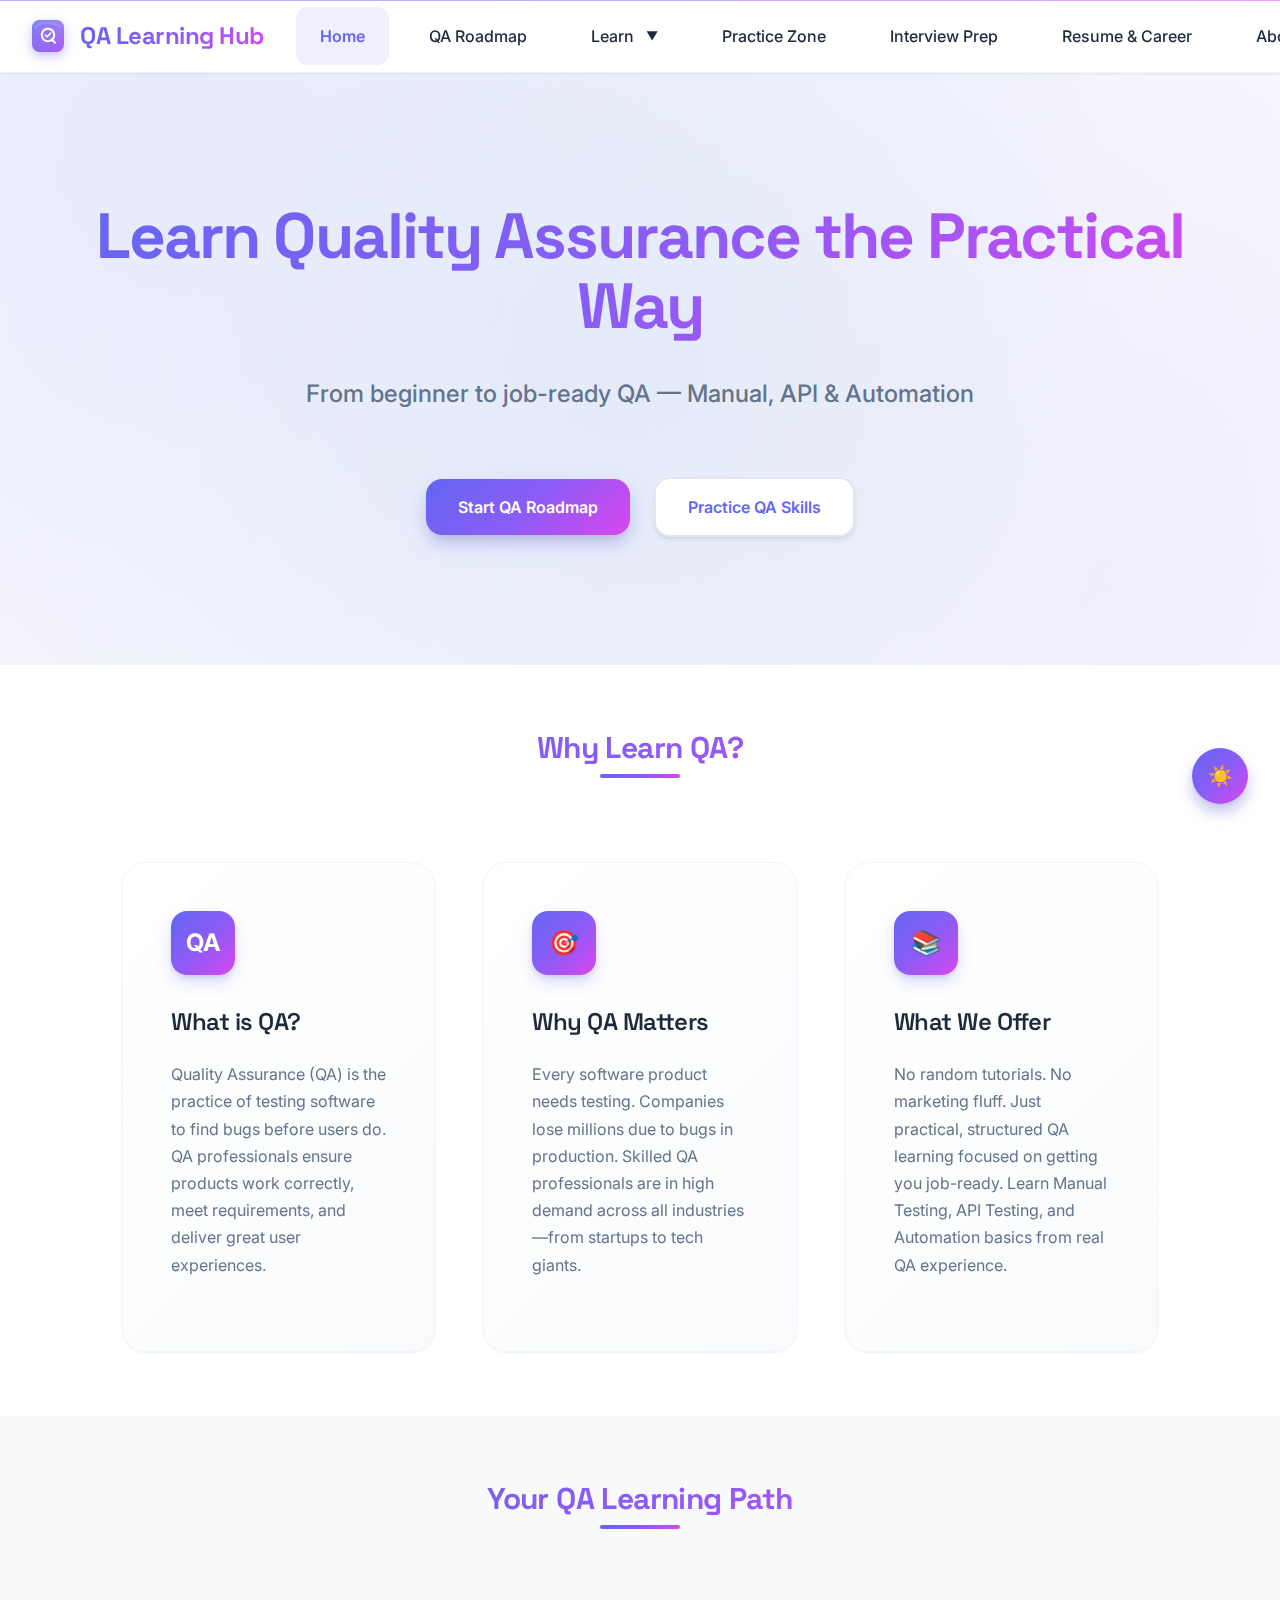
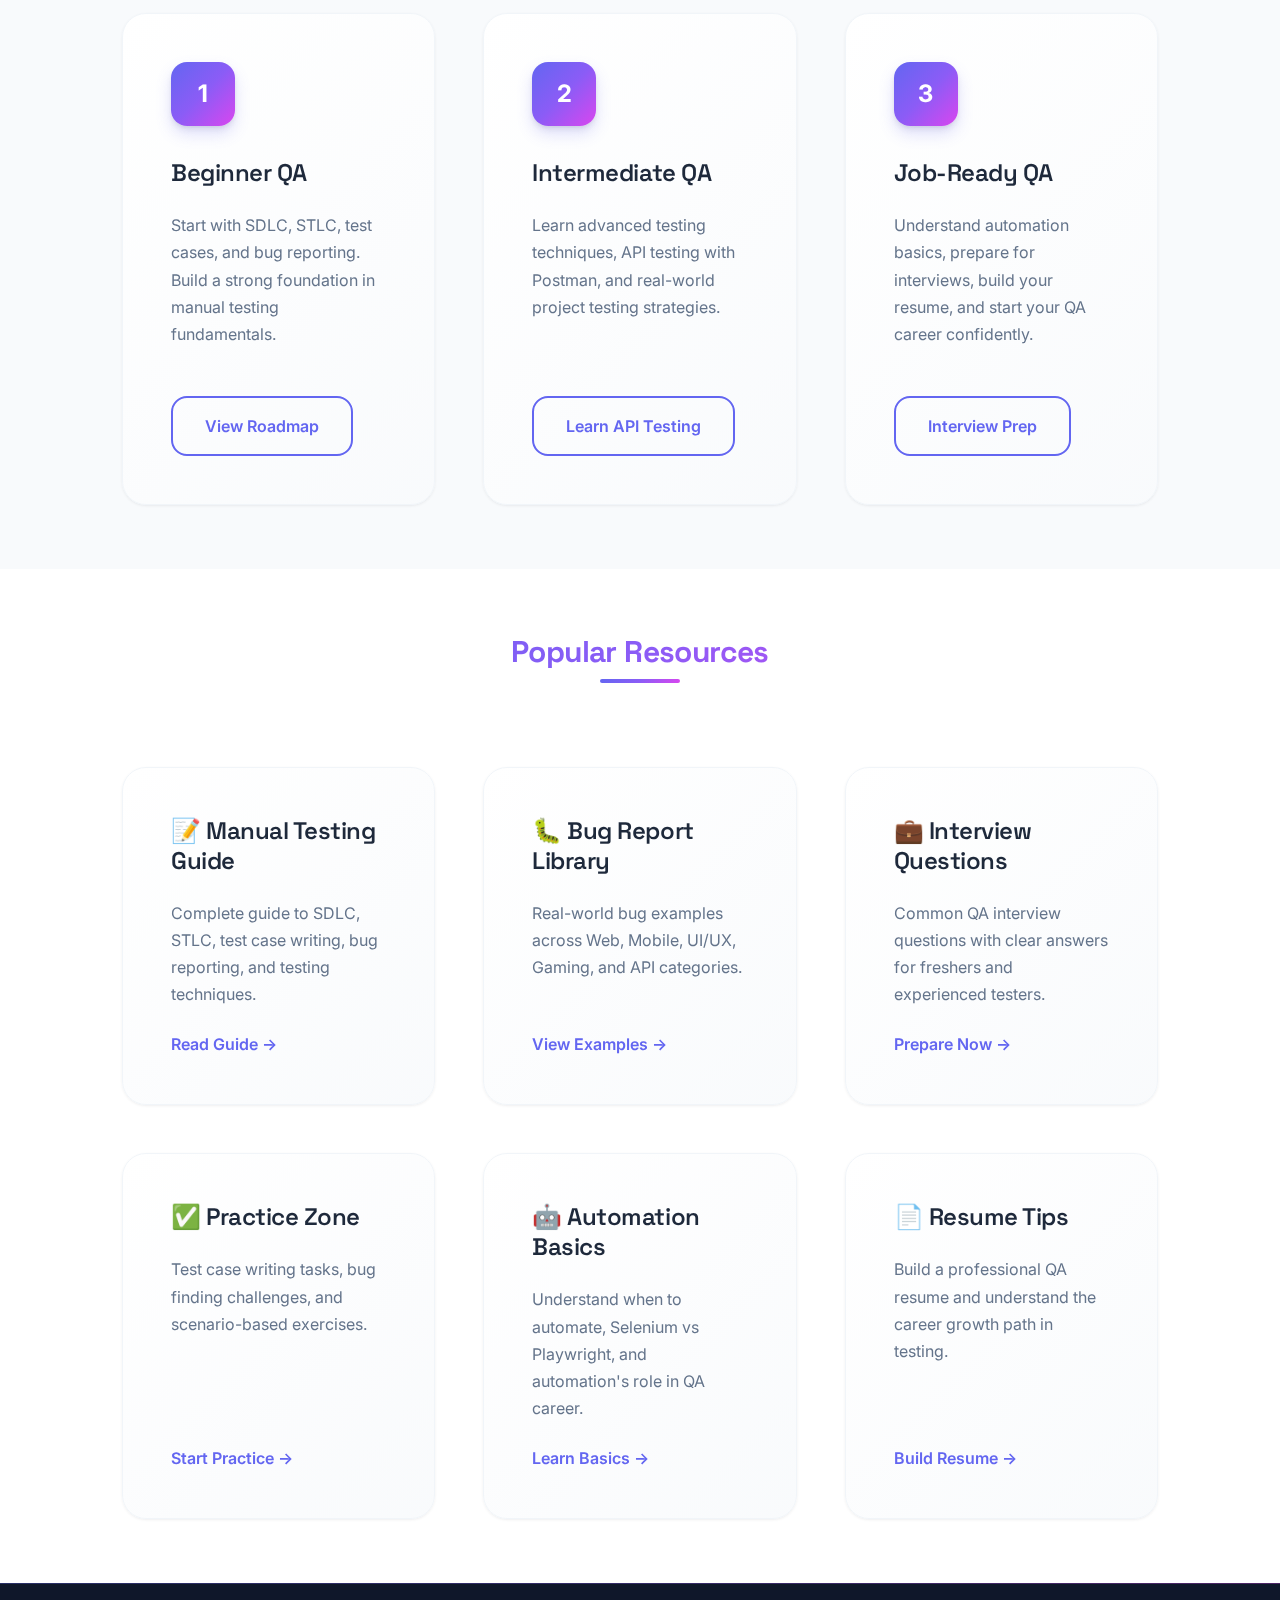
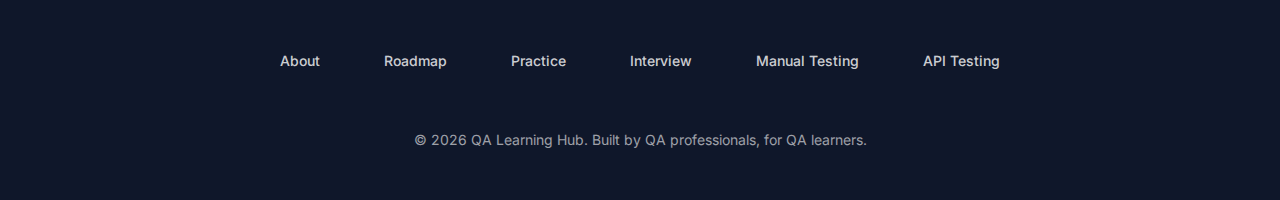
<file: index.html>
<!DOCTYPE html>
<html lang="en">

<head>
    <meta charset="UTF-8">
    <meta name="viewport" content="width=device-width, initial-scale=1.0">
    <meta name="description"
        content="Learn Quality Assurance the practical way. From beginner to job-ready QA — Manual Testing, API Testing & Automation basics.">
    <title>QA Learning Hub - Learn Quality Assurance Practically</title>
    <link rel="icon" type="image/svg+xml" href="favicon.svg">
    <link rel="stylesheet" href="css/styles.css">
</head>

<body class="loading">

    <!-- Header & Navigation -->
    <header class="header">
        <nav class="container">
            <div class="nav">
                <a href="index.html" class="logo">
                    <img src="favicon.svg" alt="QA Learning Hub Logo" class="logo-icon">
                    <span class="logo-text">QA Learning Hub</span>
                </a>

                <button class="hamburger" aria-label="Toggle menu">
                    <span></span>
                    <span></span>
                    <span></span>
                </button>

                <ul class="nav-menu">
                    <li class="nav-item"><a href="index.html" class="nav-link">Home</a></li>
                    <li class="nav-item"><a href="pages/roadmap.html" class="nav-link">QA Roadmap</a></li>
                    <li class="nav-item dropdown">
                        <a href="#" class="nav-link">Learn</a>
                        <ul class="dropdown-menu">
                            <li class="dropdown-item"><a href="pages/learn/manual-testing.html"
                                    class="dropdown-link">Manual Testing</a></li>
                            <li class="dropdown-item"><a href="pages/learn/automation.html"
                                    class="dropdown-link">Automation Testing</a></li>
                            <li class="dropdown-item"><a href="pages/learn/api-testing.html" class="dropdown-link">API
                                    Testing</a></li>
                        </ul>
                    </li>
                    <li class="nav-item"><a href="pages/tools/practice.html" class="nav-link">Practice Zone</a></li>
                    <li class="nav-item"><a href="pages/tools/interview.html" class="nav-link">Interview Prep</a></li>
                    <li class="nav-item"><a href="pages/tools/resume.html" class="nav-link">Resume & Career</a></li>
                    <li class="nav-item"><a href="pages/about.html" class="nav-link">About</a></li>
                </ul>
            </div>
        </nav>
    </header>

    <!-- Hero Section -->
    <section class="hero">
        <div class="container">
            <h1>Learn Quality Assurance the Practical Way</h1>
            <p>From beginner to job-ready QA — Manual, API & Automation</p>
            <div class="hero-buttons">
                <a href="pages/roadmap.html" class="btn btn-primary">Start QA Roadmap</a>
                <a href="pages/tools/practice.html" class="btn btn-secondary">Practice QA Skills</a>
            </div>
        </div>
    </section>

    <!-- Intro Section -->
    <section class="section">
        <div class="container">
            <h2 class="section-title">Why Learn QA?</h2>

            <div class="card-grid">
                <div class="card">
                    <div class="card-icon">QA</div>
                    <h3>What is QA?</h3>
                    <p>Quality Assurance (QA) is the practice of testing software to find bugs before users do. QA
                        professionals ensure products work correctly, meet requirements, and deliver great user
                        experiences.</p>
                </div>

                <div class="card">
                    <div class="card-icon">🎯</div>
                    <h3>Why QA Matters</h3>
                    <p>Every software product needs testing. Companies lose millions due to bugs in production. Skilled
                        QA professionals are in high demand across all industries—from startups to tech giants.</p>
                </div>

                <div class="card">
                    <div class="card-icon">📚</div>
                    <h3>What We Offer</h3>
                    <p>No random tutorials. No marketing fluff. Just practical, structured QA learning focused on
                        getting you job-ready. Learn Manual Testing, API Testing, and Automation basics from real QA
                        experience.</p>
                </div>
            </div>
        </div>
    </section>

    <!-- Learning Path Preview -->
    <section class="section" style="background-color: var(--color-bg-gray);">
        <div class="container">
            <h2 class="section-title">Your QA Learning Path</h2>

            <div class="card-grid">
                <div class="card">
                    <div class="card-icon">1</div>
                    <h3>Beginner QA</h3>
                    <p>Start with SDLC, STLC, test cases, and bug reporting. Build a strong foundation in manual testing
                        fundamentals.</p>
                    <a href="pages/roadmap.html" class="btn btn-outline mt-md">View Roadmap</a>
                </div>

                <div class="card">
                    <div class="card-icon">2</div>
                    <h3>Intermediate QA</h3>
                    <p>Learn advanced testing techniques, API testing with Postman, and real-world project testing
                        strategies.</p>
                    <a href="pages/learn/api-testing.html" class="btn btn-outline mt-md">Learn API Testing</a>
                </div>

                <div class="card">
                    <div class="card-icon">3</div>
                    <h3>Job-Ready QA</h3>
                    <p>Understand automation basics, prepare for interviews, build your resume, and start your QA career
                        confidently.</p>
                    <a href="pages/tools/interview.html" class="btn btn-outline mt-md">Interview Prep</a>
                </div>
            </div>
        </div>
    </section>

    <!-- Quick Access Section -->
    <section class="section">
        <div class="container">
            <h2 class="section-title">Popular Resources</h2>

            <div class="card-grid">
                <div class="card">
                    <h3>📝 Manual Testing Guide</h3>
                    <p>Complete guide to SDLC, STLC, test case writing, bug reporting, and testing techniques.</p>
                    <a href="pages/learn/manual-testing.html" style="font-weight: 600;">Read Guide →</a>
                </div>

                <div class="card">
                    <h3>🐛 Bug Report Library</h3>
                    <p>Real-world bug examples across Web, Mobile, UI/UX, Gaming, and API categories.</p>
                    <a href="pages/tools/bug-library.html" style="font-weight: 600;">View Examples →</a>
                </div>

                <div class="card">
                    <h3>💼 Interview Questions</h3>
                    <p>Common QA interview questions with clear answers for freshers and experienced testers.</p>
                    <a href="pages/tools/interview.html" style="font-weight: 600;">Prepare Now →</a>
                </div>

                <div class="card">
                    <h3>✅ Practice Zone</h3>
                    <p>Test case writing tasks, bug finding challenges, and scenario-based exercises.</p>
                    <a href="pages/tools/practice.html" style="font-weight: 600;">Start Practice →</a>
                </div>

                <div class="card">
                    <h3>🤖 Automation Basics</h3>
                    <p>Understand when to automate, Selenium vs Playwright, and automation's role in QA career.</p>
                    <a href="pages/learn/automation.html" style="font-weight: 600;">Learn Basics →</a>
                </div>

                <div class="card">
                    <h3>📄 Resume Tips</h3>
                    <p>Build a professional QA resume and understand the career growth path in testing.</p>
                    <a href="pages/tools/resume.html" style="font-weight: 600;">Build Resume →</a>
                </div>
            </div>
        </div>
    </section>

    <!-- Footer -->
    <footer class="footer">
        <div class="container">
            <ul class="footer-links">
                <li><a href="pages/about.html">About</a></li>
                <li><a href="pages/roadmap.html">Roadmap</a></li>
                <li><a href="pages/tools/practice.html">Practice</a></li>
                <li><a href="pages/tools/interview.html">Interview</a></li>
                <li><a href="pages/learn/manual-testing.html">Manual Testing</a></li>
                <li><a href="pages/learn/api-testing.html">API Testing</a></li>
            </ul>
            <p class="footer-text">© 2026 QA Learning Hub. Built by QA professionals, for QA learners.</p>
        </div>
    </footer>

    <script src="js/main.js"></script>
</body>

</html>
</file>
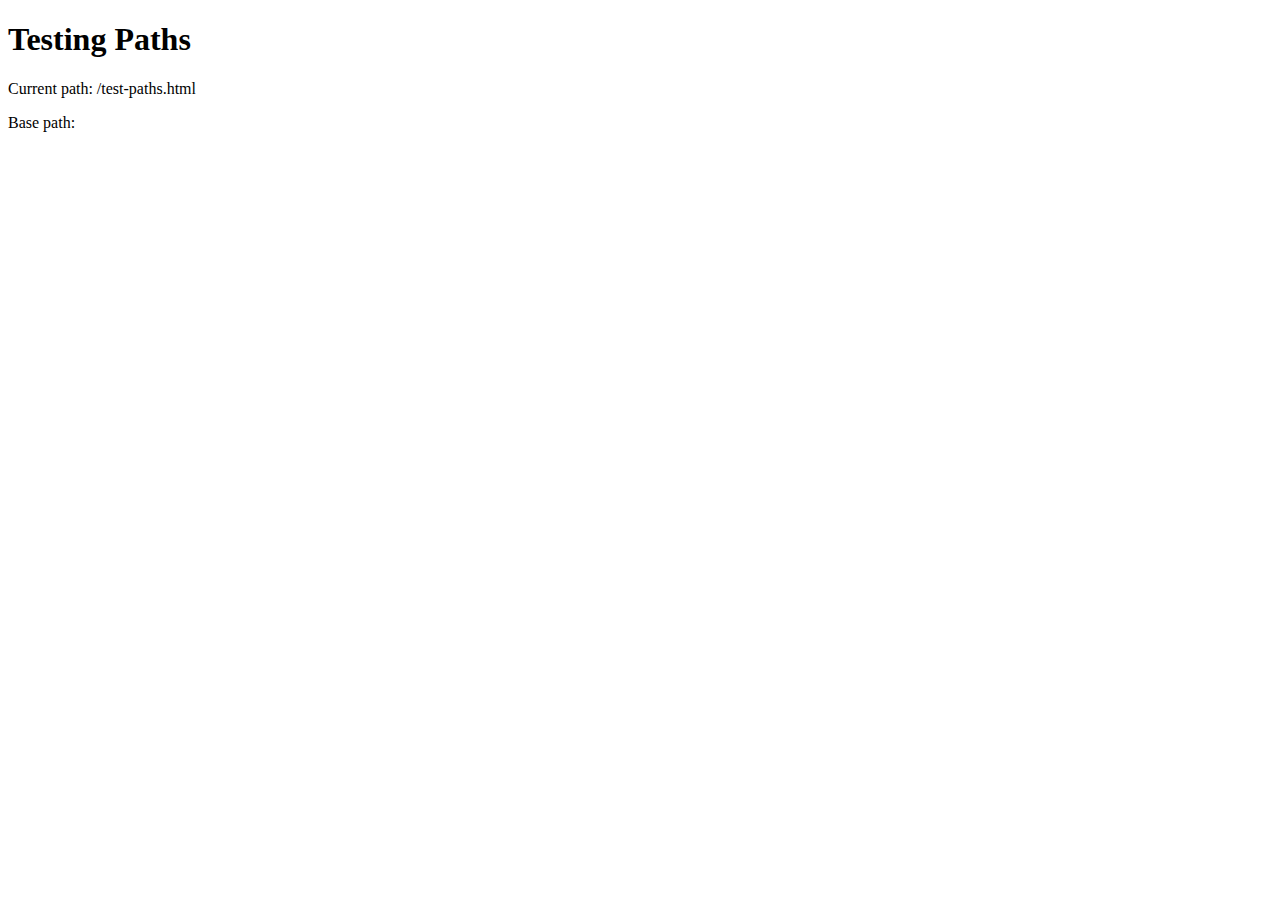
<file: test-paths.html>
<!DOCTYPE html>
<html>
<head>
    <title>Path Test</title>
</head>
<body>
    <h1>Testing Paths</h1>
    <script>
        console.log('Current pathname:', window.location.pathname);
        console.log('Testing path detection...');
        
        const path = window.location.pathname;
        let basePath;
        
        if (path.includes('/pages/learn/') || path.includes('/pages/tools/')) {
            basePath = '../../';
        } else if (path.includes('/pages/')) {
            basePath = '../';
        } else {
            basePath = '';
        }
        
        console.log('Detected base path:', basePath);
        document.write('<p>Current path: ' + path + '</p>');
        document.write('<p>Base path: ' + basePath + '</p>');
    </script>
</body>
</html>
</file>
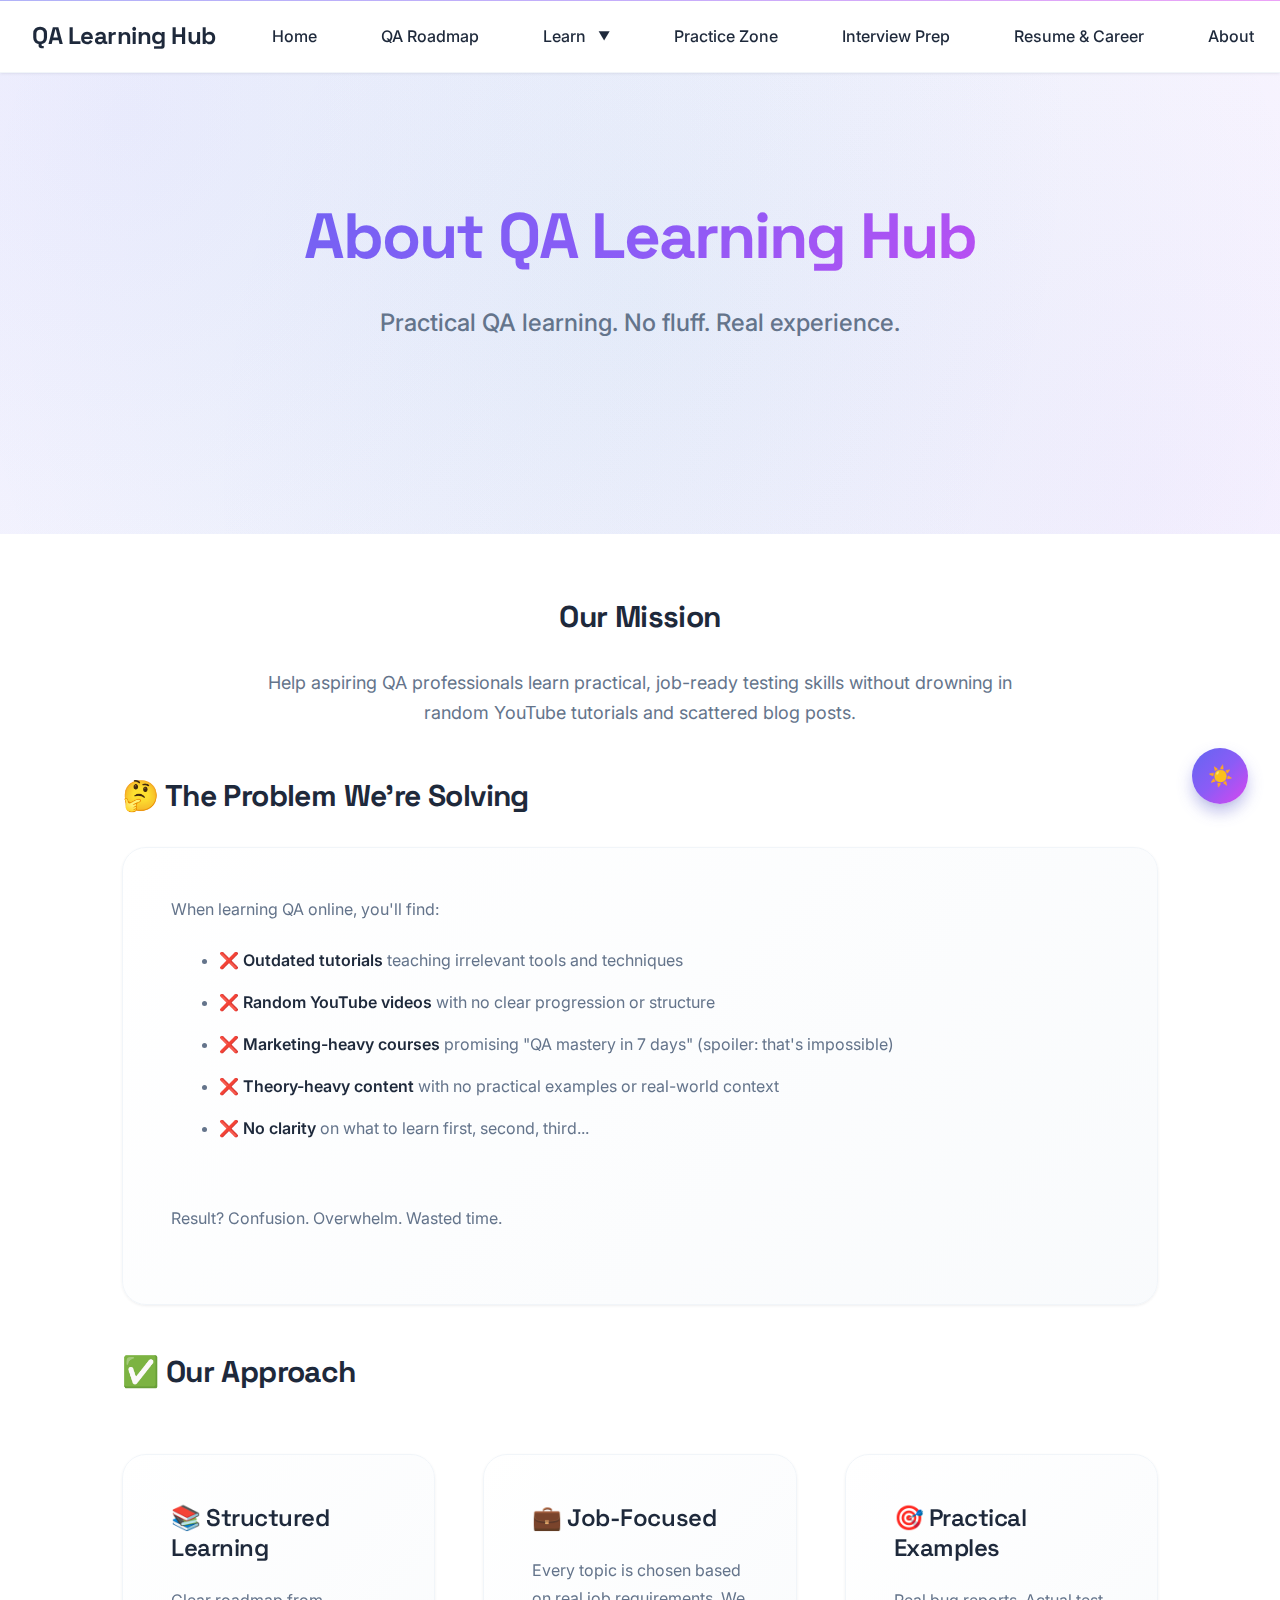
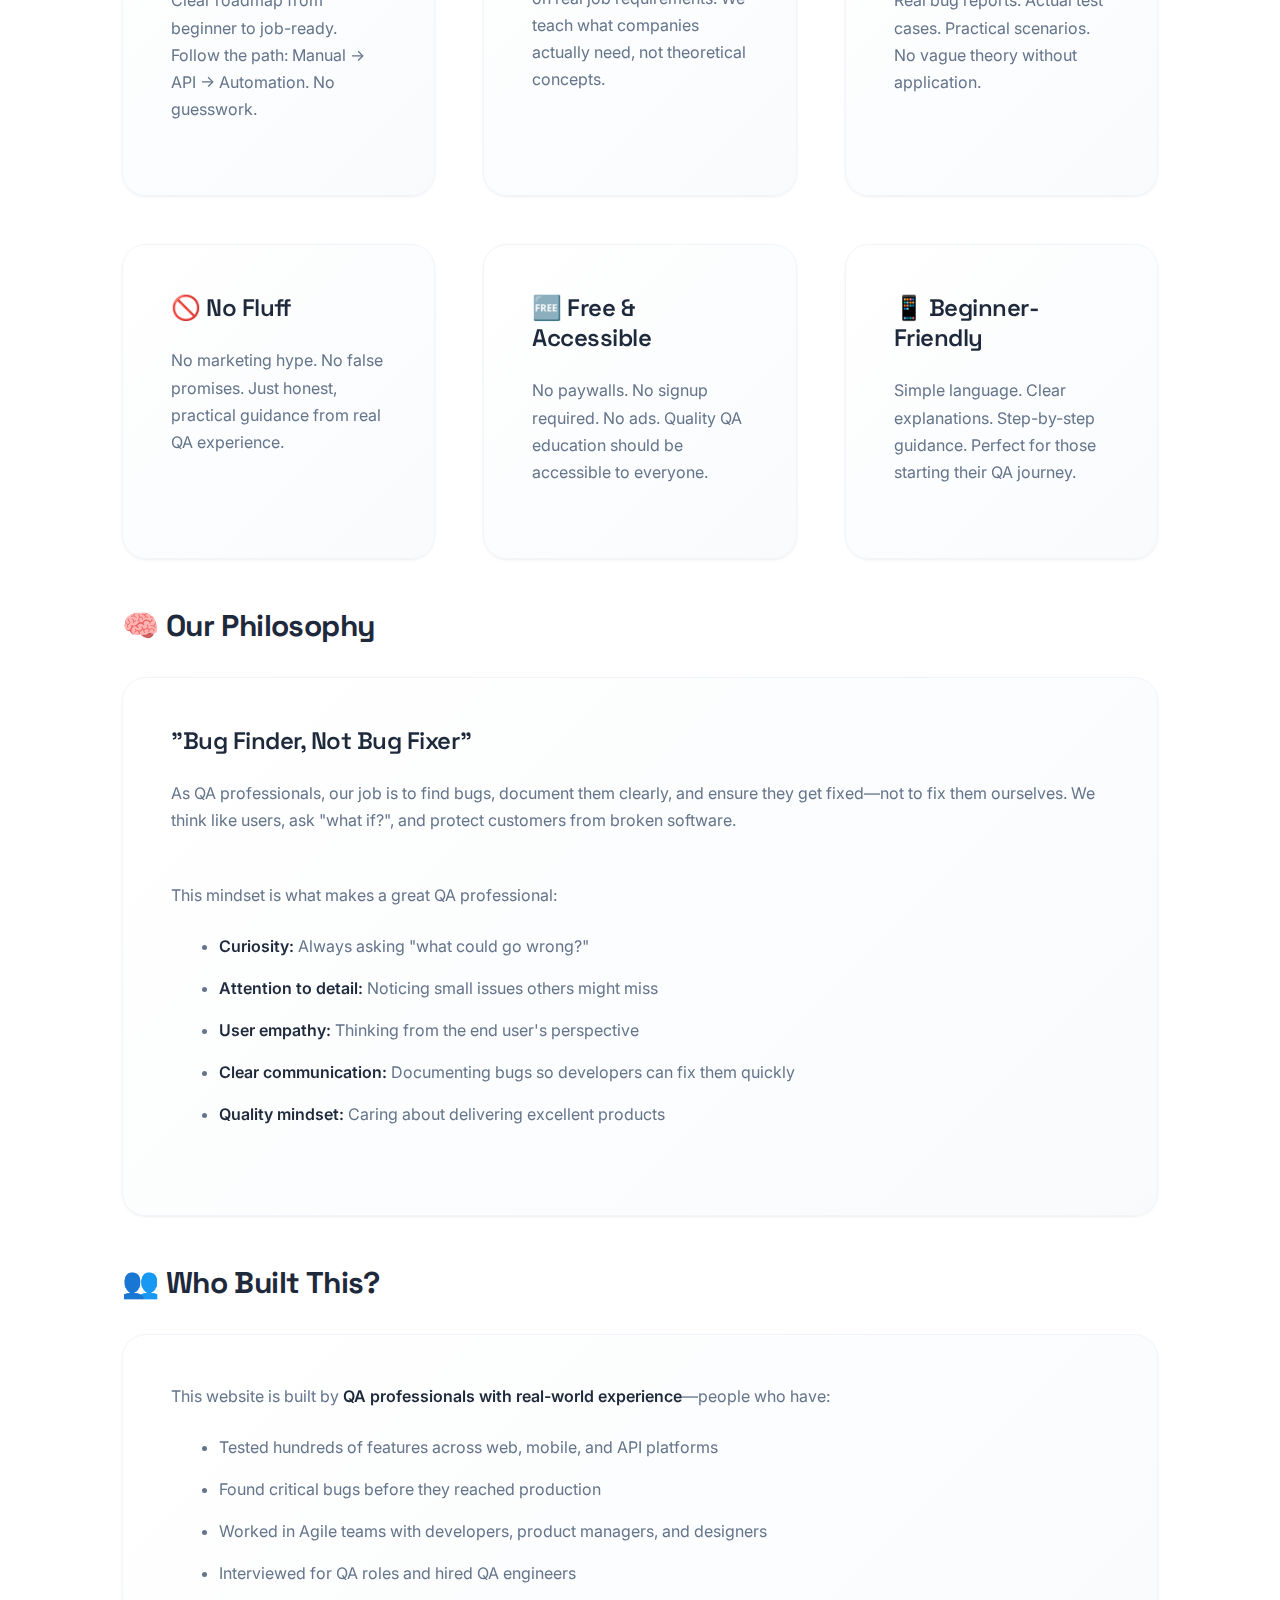
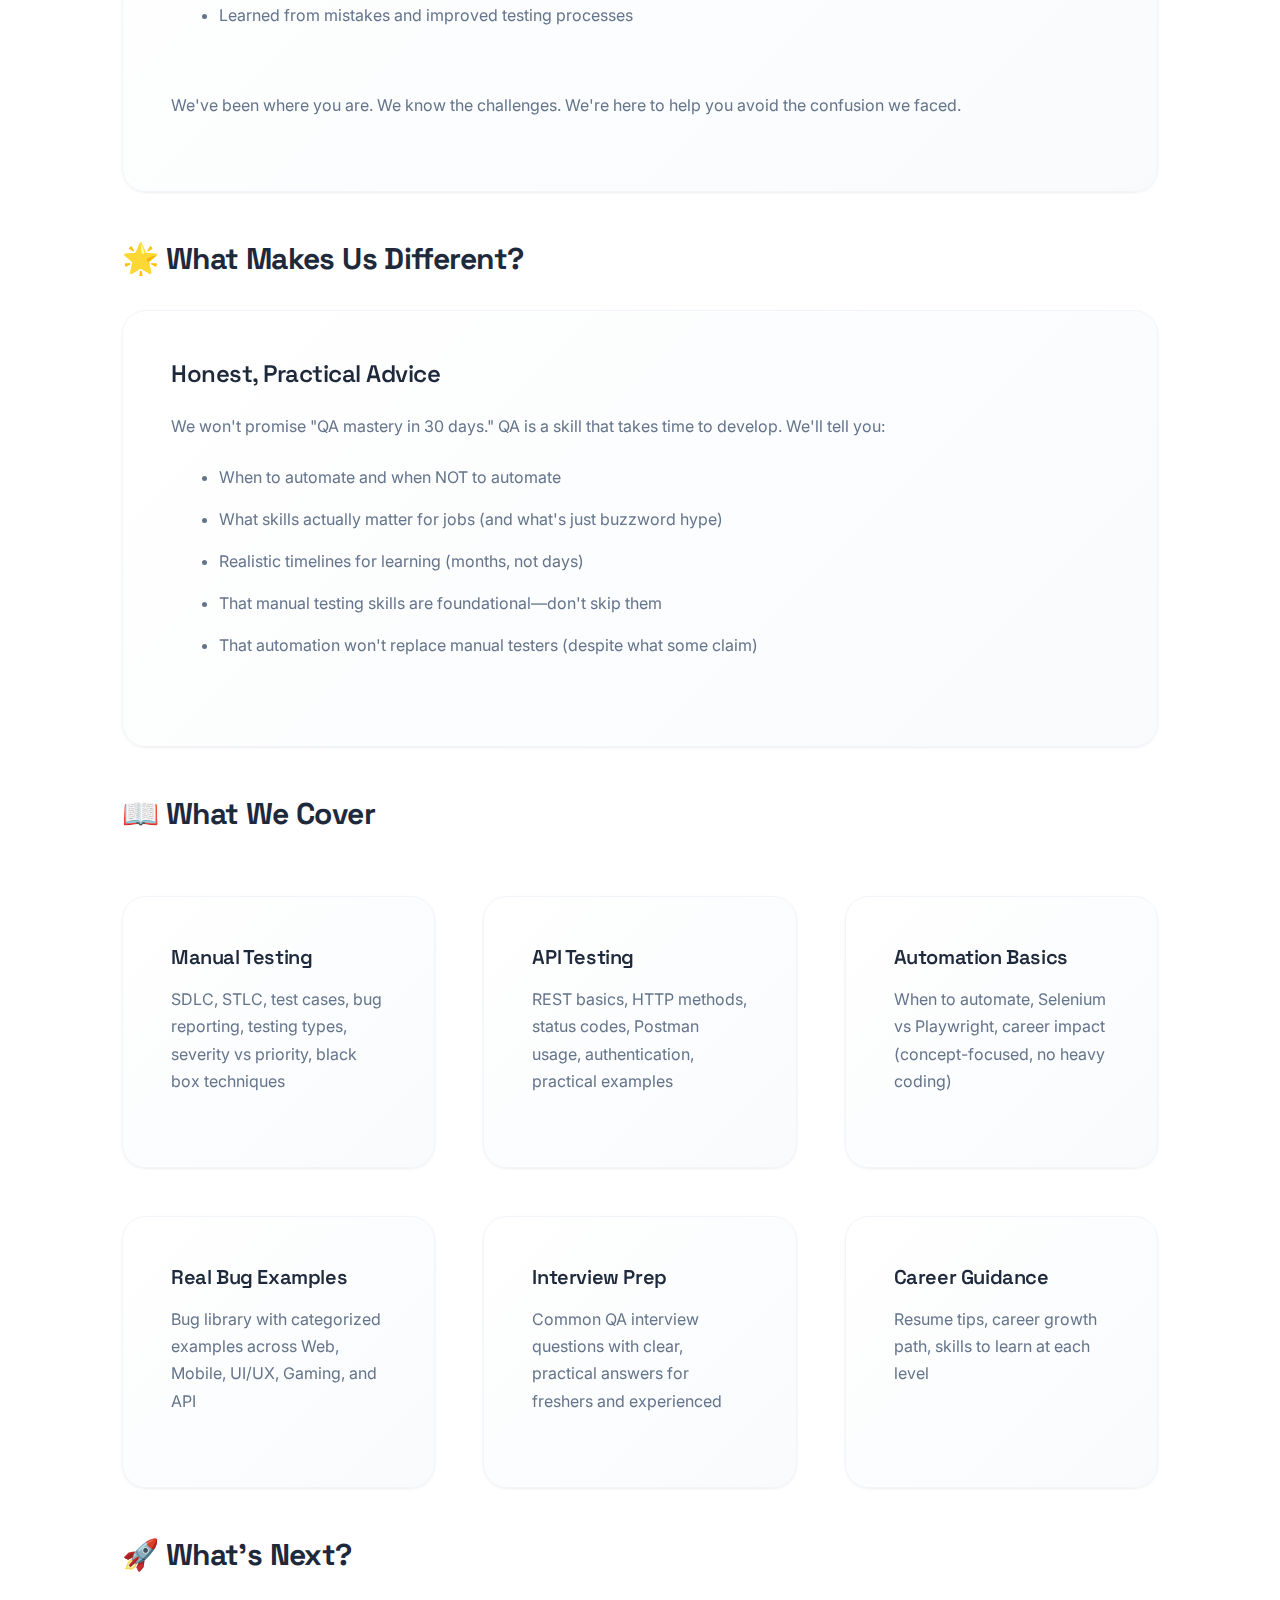
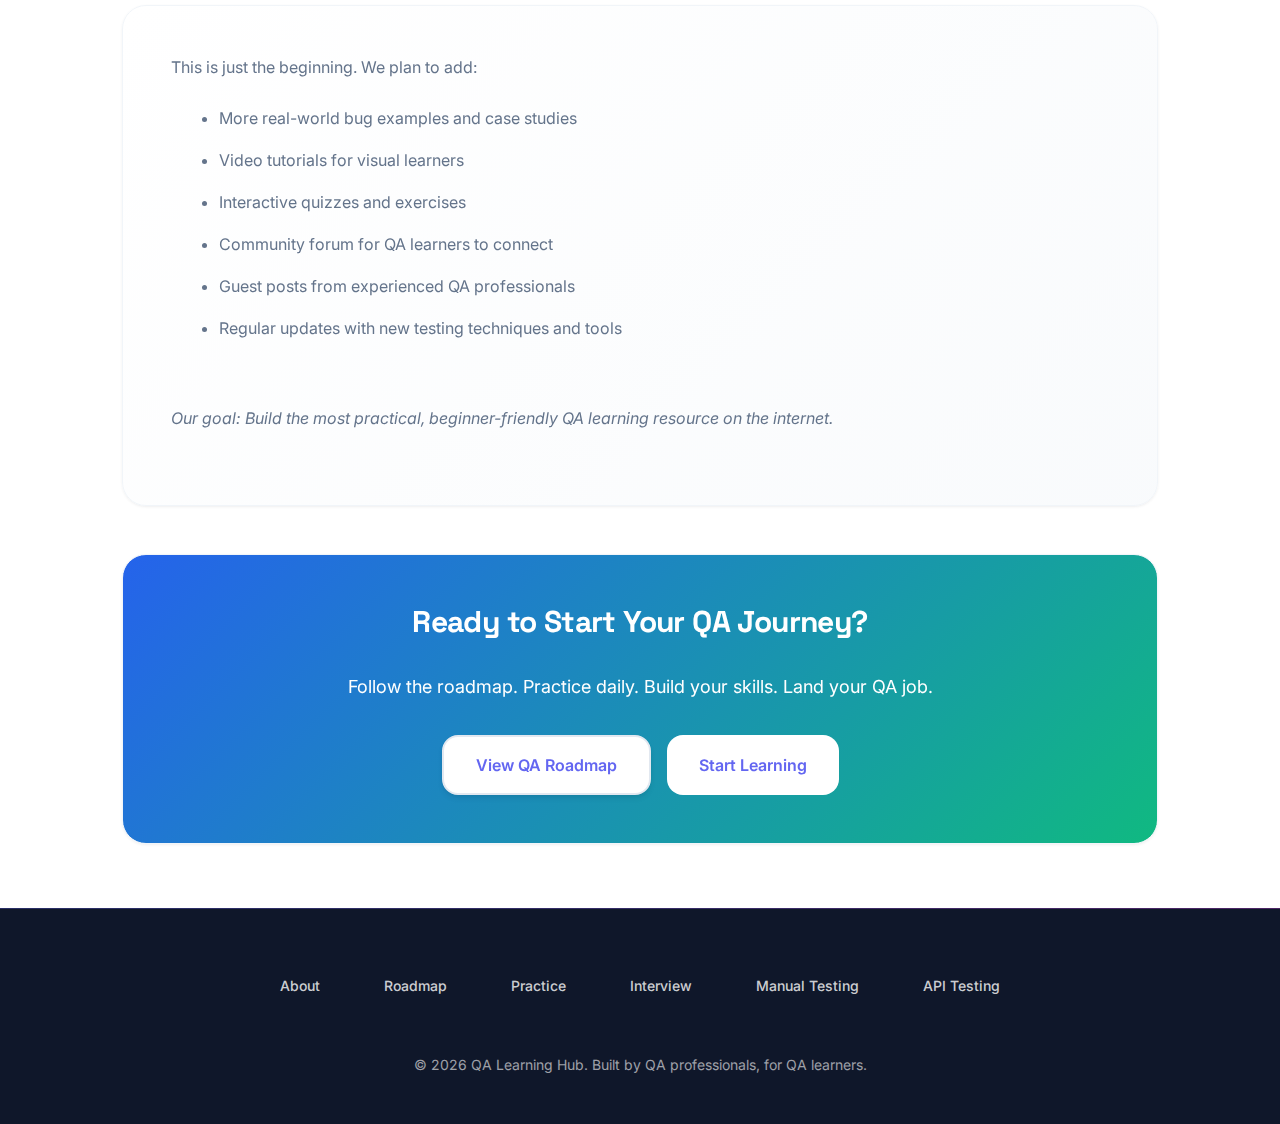
<file: pages/about.html>
<!DOCTYPE html>
<html lang="en">

<head>
    <meta charset="UTF-8">
    <meta name="viewport" content="width=device-width, initial-scale=1.0">
    <meta name="description"
        content="About QA Learning Hub - Built by QA professionals to help beginners learn practical, job-ready testing skills.">
    <title>About QA Learning Hub</title>
    <link rel="icon" type="image/png" href="../favicon.svg">
    <link rel="stylesheet" href="../css/styles.css">
</head>

<body>

    <!-- Header Placeholder (loaded from includes/header.html) -->


    <div id="header-placeholder"></div>

    <!-- Page Header -->
    <section class="hero">
        <div class="container">
            <h1>About QA Learning Hub</h1>
            <p>Practical QA learning. No fluff. Real experience.</p>
        </div>
    </section>

    <!-- Content -->
    <section class="section">
        <div class="container">

            <!-- Mission -->
            <div class="mb-xl">
                <h2 class="text-center">Our Mission</h2>
                <p class="text-center" style="font-size: 1.125rem; max-width: 800px; margin: 0 auto;">Help aspiring QA
                    professionals learn practical, job-ready testing skills without drowning in random YouTube tutorials
                    and scattered blog posts.</p>
            </div>

            <!-- The Problem -->
            <div class="mb-xl">
                <h2>🤔 The Problem We're Solving</h2>

                <div class="card">
                    <p>When learning QA online, you'll find:</p>
                    <ul>
                        <li>❌ <strong>Outdated tutorials</strong> teaching irrelevant tools and techniques</li>
                        <li>❌ <strong>Random YouTube videos</strong> with no clear progression or structure</li>
                        <li>❌ <strong>Marketing-heavy courses</strong> promising "QA mastery in 7 days" (spoiler: that's
                            impossible)</li>
                        <li>❌ <strong>Theory-heavy content</strong> with no practical examples or real-world context
                        </li>
                        <li>❌ <strong>No clarity</strong> on what to learn first, second, third...</li>
                    </ul>

                    <p class="mt-md">Result? Confusion. Overwhelm. Wasted time.</p>
                </div>
            </div>

            <!-- Our Approach -->
            <div class="mb-xl">
                <h2>✅ Our Approach</h2>

                <div class="card-grid">
                    <div class="card">
                        <h3>📚 Structured Learning</h3>
                        <p>Clear roadmap from beginner to job-ready. Follow the path: Manual → API → Automation. No
                            guesswork.</p>
                    </div>

                    <div class="card">
                        <h3>💼 Job-Focused</h3>
                        <p>Every topic is chosen based on real job requirements. We teach what companies actually need,
                            not theoretical concepts.</p>
                    </div>

                    <div class="card">
                        <h3>🎯 Practical Examples</h3>
                        <p>Real bug reports. Actual test cases. Practical scenarios. No vague theory without
                            application.</p>
                    </div>

                    <div class="card">
                        <h3>🚫 No Fluff</h3>
                        <p>No marketing hype. No false promises. Just honest, practical guidance from real QA
                            experience.</p>
                    </div>

                    <div class="card">
                        <h3>🆓 Free & Accessible</h3>
                        <p>No paywalls. No signup required. No ads. Quality QA education should be accessible to
                            everyone.</p>
                    </div>

                    <div class="card">
                        <h3>📱 Beginner-Friendly</h3>
                        <p>Simple language. Clear explanations. Step-by-step guidance. Perfect for those starting their
                            QA journey.</p>
                    </div>
                </div>
            </div>

            <!-- Philosophy -->
            <div class="mb-xl">
                <h2>🧠 Our Philosophy</h2>

                <div class="card">
                    <h3>"Bug Finder, Not Bug Fixer"</h3>
                    <p>As QA professionals, our job is to find bugs, document them clearly, and ensure they get
                        fixed—not to fix them ourselves. We think like users, ask "what if?", and protect customers from
                        broken software.</p>

                    <p class="mt-md">This mindset is what makes a great QA professional:</p>
                    <ul>
                        <li><strong>Curiosity:</strong> Always asking "what could go wrong?"</li>
                        <li><strong>Attention to detail:</strong> Noticing small issues others might miss</li>
                        <li><strong>User empathy:</strong> Thinking from the end user's perspective</li>
                        <li><strong>Clear communication:</strong> Documenting bugs so developers can fix them quickly
                        </li>
                        <li><strong>Quality mindset:</strong> Caring about delivering excellent products</li>
                    </ul>
                </div>
            </div>

            <!-- Who We Are -->
            <div class="mb-xl">
                <h2>👥 Who Built This?</h2>

                <div class="card">
                    <p>This website is built by <strong>QA professionals with real-world experience</strong>—people who
                        have:</p>
                    <ul>
                        <li>Tested hundreds of features across web, mobile, and API platforms</li>
                        <li>Found critical bugs before they reached production</li>
                        <li>Worked in Agile teams with developers, product managers, and designers</li>
                        <li>Interviewed for QA roles and hired QA engineers</li>
                        <li>Learned from mistakes and improved testing processes</li>
                    </ul>

                    <p class="mt-md">We've been where you are. We know the challenges. We're here to help you avoid the
                        confusion we faced.</p>
                </div>
            </div>

            <!-- What Makes Us Different -->
            <div class="mb-xl">
                <h2>🌟 What Makes Us Different?</h2>

                <div class="card">
                    <h3>Honest, Practical Advice</h3>
                    <p>We won't promise "QA mastery in 30 days." QA is a skill that takes time to develop. We'll tell
                        you:</p>
                    <ul>
                        <li>When to automate and when NOT to automate</li>
                        <li>What skills actually matter for jobs (and what's just buzzword hype)</li>
                        <li>Realistic timelines for learning (months, not days)</li>
                        <li>That manual testing skills are foundational—don't skip them</li>
                        <li>That automation won't replace manual testers (despite what some claim)</li>
                    </ul>
                </div>
            </div>

            <!-- What We Cover -->
            <div class="mb-xl">
                <h2>📖 What We Cover</h2>

                <div class="card-grid">
                    <div class="card">
                        <h4>Manual Testing</h4>
                        <p>SDLC, STLC, test cases, bug reporting, testing types, severity vs priority, black box
                            techniques</p>
                    </div>

                    <div class="card">
                        <h4>API Testing</h4>
                        <p>REST basics, HTTP methods, status codes, Postman usage, authentication, practical examples
                        </p>
                    </div>

                    <div class="card">
                        <h4>Automation Basics</h4>
                        <p>When to automate, Selenium vs Playwright, career impact (concept-focused, no heavy coding)
                        </p>
                    </div>

                    <div class="card">
                        <h4>Real Bug Examples</h4>
                        <p>Bug library with categorized examples across Web, Mobile, UI/UX, Gaming, and API</p>
                    </div>

                    <div class="card">
                        <h4>Interview Prep</h4>
                        <p>Common QA interview questions with clear, practical answers for freshers and experienced</p>
                    </div>

                    <div class="card">
                        <h4>Career Guidance</h4>
                        <p>Resume tips, career growth path, skills to learn at each level</p>
                    </div>
                </div>
            </div>

            <!-- Future Plans -->
            <div class="mb-xl">
                <h2>🚀 What's Next?</h2>

                <div class="card">
                    <p>This is just the beginning. We plan to add:</p>
                    <ul>
                        <li>More real-world bug examples and case studies</li>
                        <li>Video tutorials for visual learners</li>
                        <li>Interactive quizzes and exercises</li>
                        <li>Community forum for QA learners to connect</li>
                        <li>Guest posts from experienced QA professionals</li>
                        <li>Regular updates with new testing techniques and tools</li>
                    </ul>

                    <p class="mt-md"><em>Our goal: Build the most practical, beginner-friendly QA learning resource on
                            the internet.</em></p>
                </div>
            </div>

            <!-- Call to Action -->
            <div class="card"
                style="background: linear-gradient(135deg, #2563eb 0%, #10b981 100%); color: white; text-align: center;">
                <h2 style="color: white;">Ready to Start Your QA Journey?</h2>
                <p style="font-size: 1.125rem; margin-bottom: 2rem; color: white;">Follow the roadmap. Practice daily.
                    Build your
                    skills. Land your QA job.</p>
                <div style="display: flex; gap: 1rem; justify-content: center; flex-wrap: wrap;">
                    <a href="roadmap.html" class="btn btn-secondary">View QA Roadmap</a>
                    <a href="learn/manual-testing.html" class="btn"
                        style="background-color: white; color: var(--color-primary);">Start Learning</a>
                </div>
            </div>

        </div>
    </section>

    <!-- Footer Placeholder (loaded from includes/footer.html) -->


    <div id="footer-placeholder"></div>

    <script src="../js/components.js"></script>


    <script src="../js/main.js"></script>
</body>

</html>
</file>
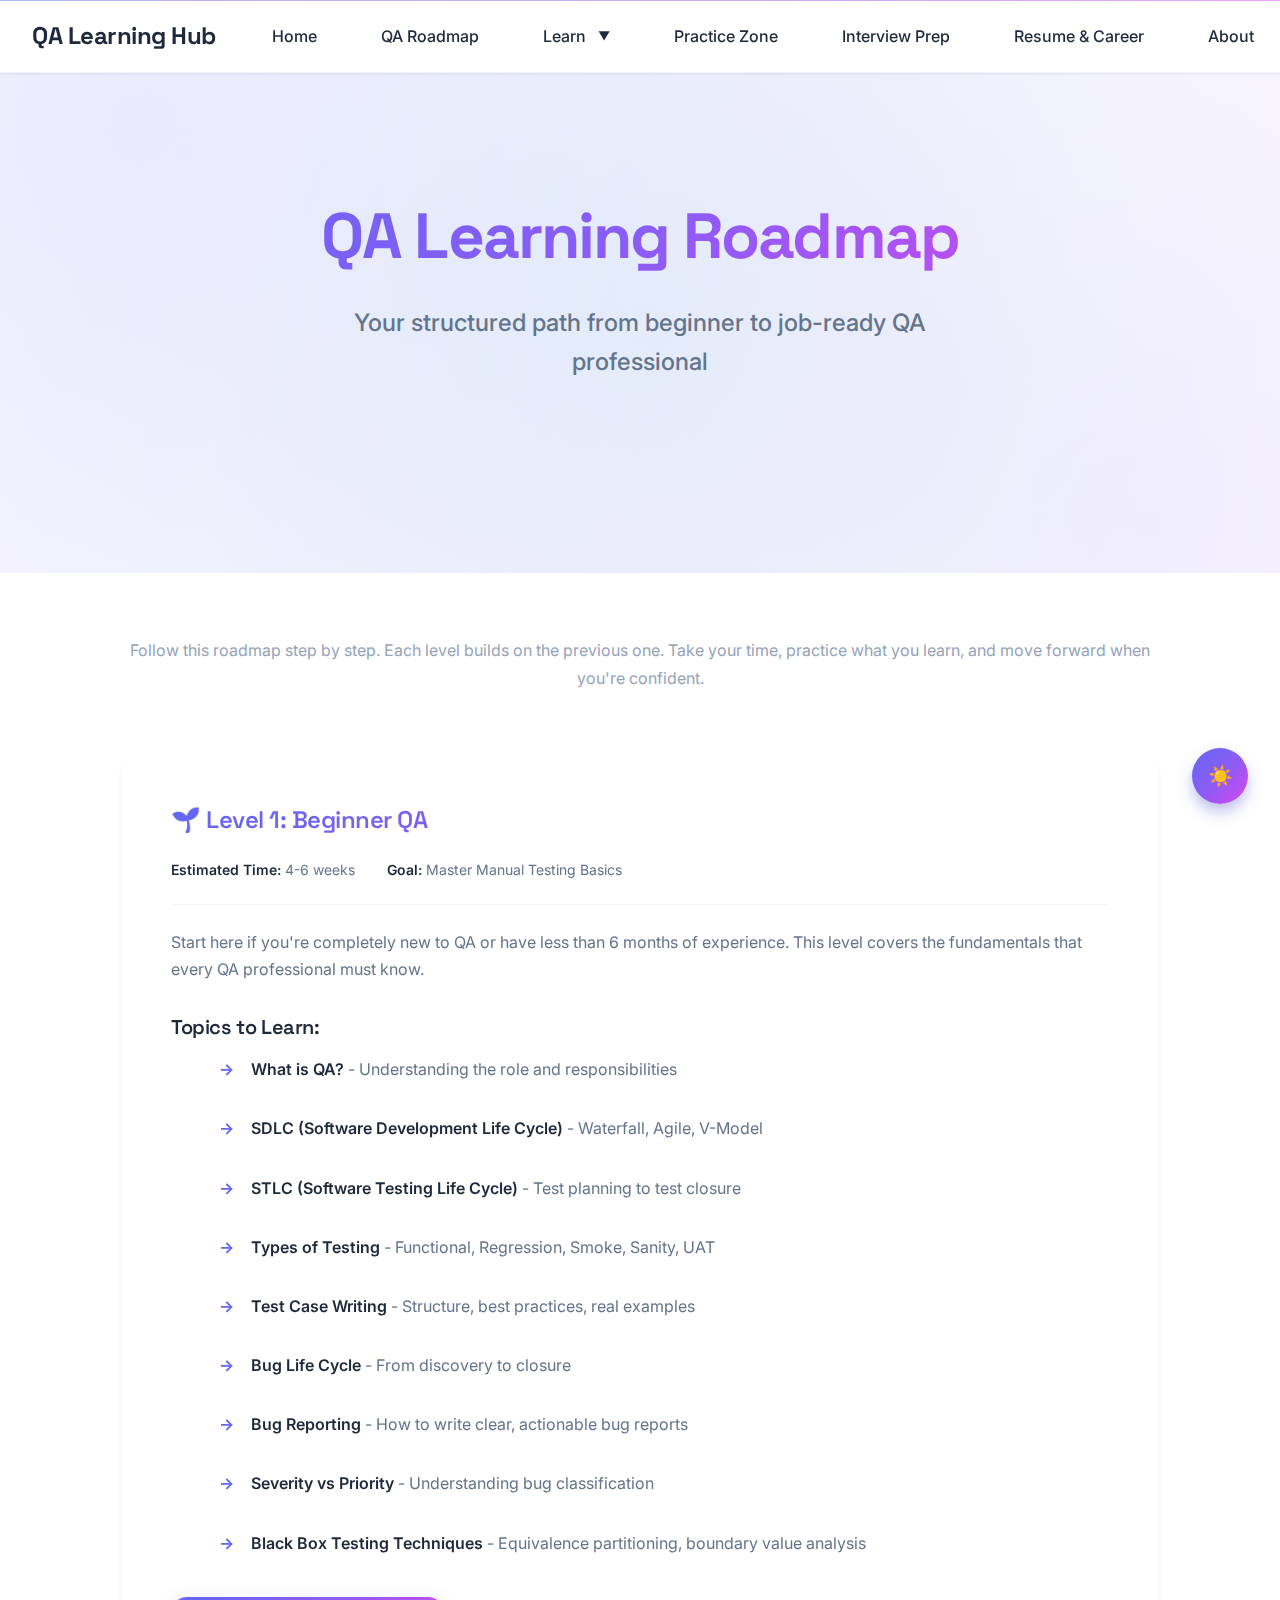
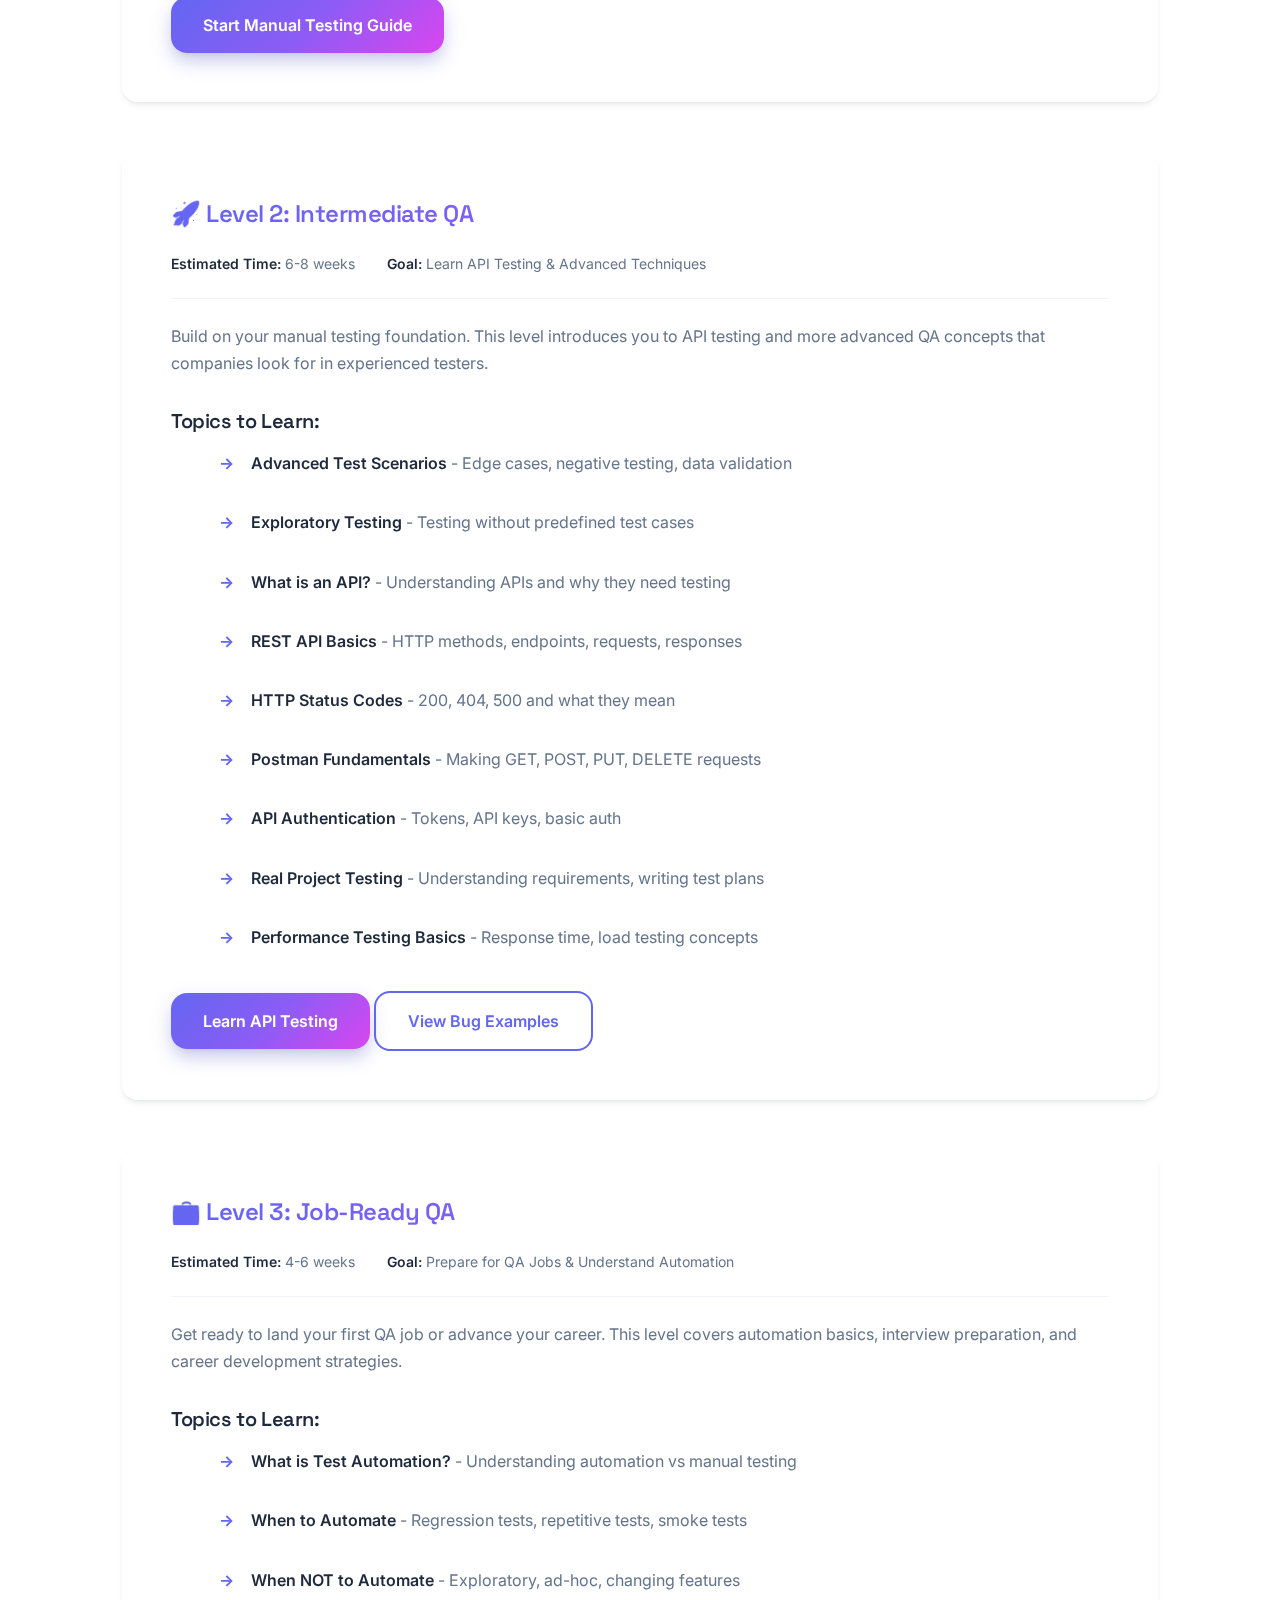
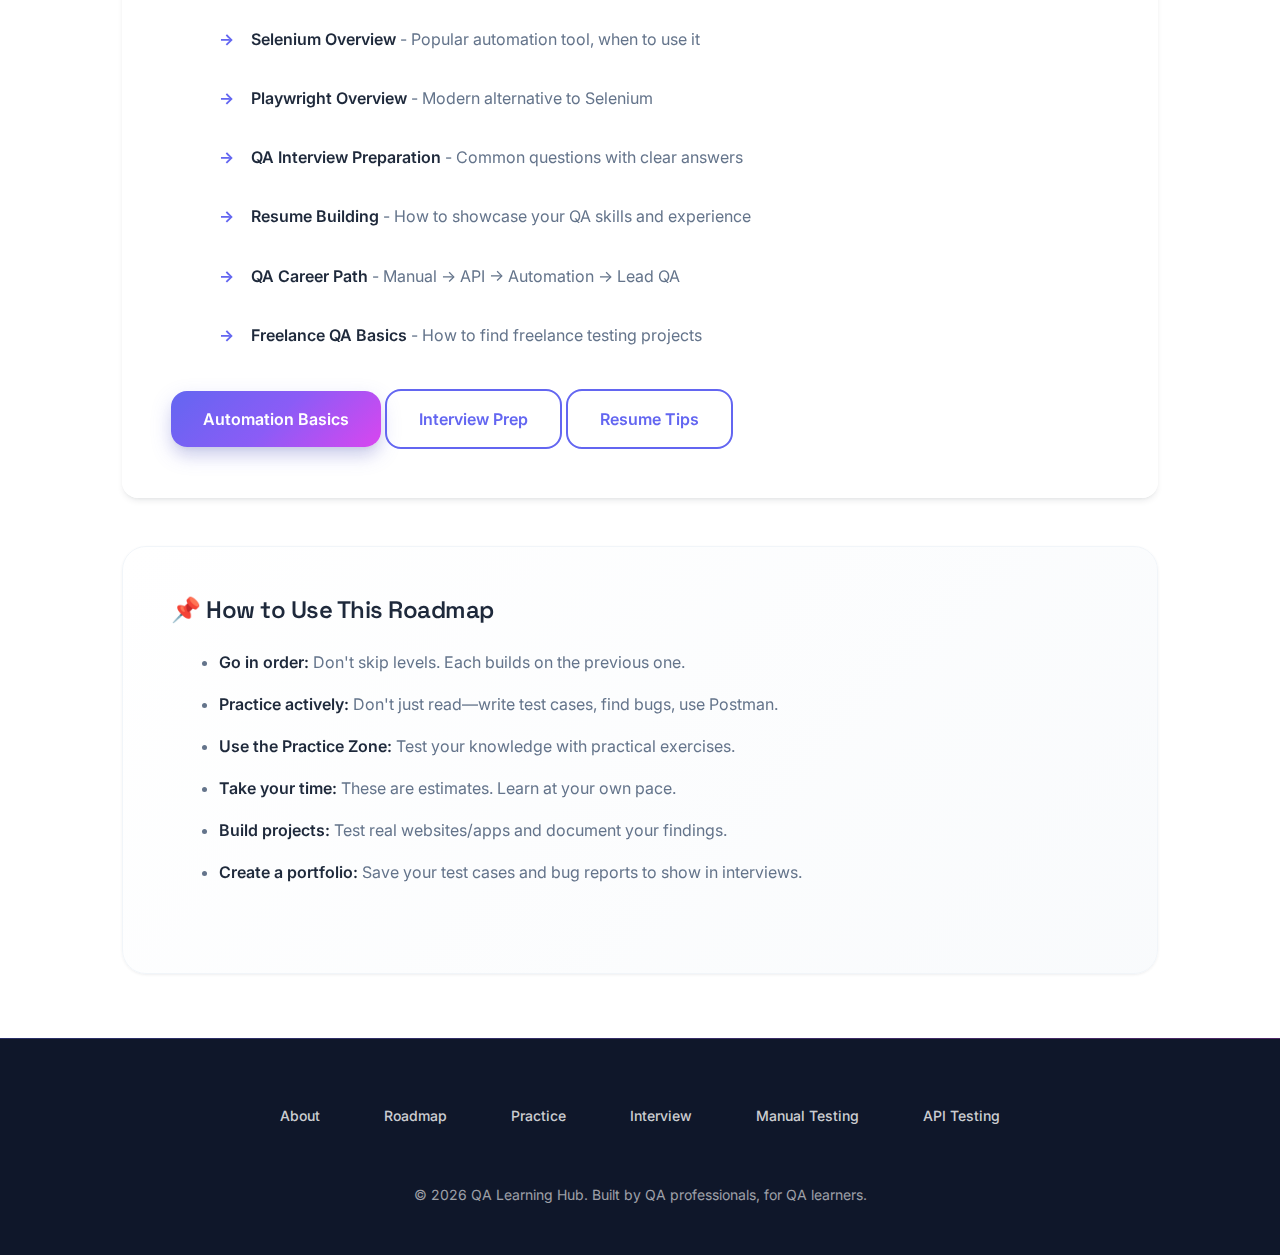
<file: pages/roadmap.html>
<!DOCTYPE html>
<html lang="en">

<head>
    <meta charset="UTF-8">
    <meta name="viewport" content="width=device-width, initial-scale=1.0">
    <meta name="description"
        content="Complete QA learning roadmap from beginner to job-ready. Learn Manual Testing, API Testing, and Test Automation step by step.">
    <title>QA Roadmap - Your Path to Becoming a QA Professional</title>
    <link rel="icon" type="image/png" href="../favicon.svg">
    <link rel="stylesheet" href="../css/styles.css">
</head>

<body>

    <!-- Header Placeholder (loaded from includes/header.html) -->


    <div id="header-placeholder"></div>

    <!-- Page Header -->
    <section class="hero">
        <div class="container">
            <h1>QA Learning Roadmap</h1>
            <p>Your structured path from beginner to job-ready QA professional</p>
        </div>
    </section>

    <!-- Roadmap Content -->
    <section class="section">
        <div class="container">
            <p class="text-center text-muted mb-xl">Follow this roadmap step by step. Each level builds on the previous
                one. Take your time, practice what you learn, and move forward when you're confident.</p>

            <div class="roadmap">

                <!-- BEGINNER QA -->
                <div class="roadmap-level">
                    <h3>🌱 Level 1: Beginner QA</h3>
                    <div class="roadmap-meta">
                        <span><strong>Estimated Time:</strong> 4-6 weeks</span>
                        <span><strong>Goal:</strong> Master Manual Testing Basics</span>
                    </div>

                    <p class="mb-md">Start here if you're completely new to QA or have less than 6 months of experience.
                        This level covers the fundamentals that every QA professional must know.</p>

                    <h4>Topics to Learn:</h4>
                    <ul class="roadmap-topics stagger-reveal">
                        <li><strong>What is QA?</strong> - Understanding the role and responsibilities</li>
                        <li><strong>SDLC (Software Development Life Cycle)</strong> - Waterfall, Agile, V-Model</li>
                        <li><strong>STLC (Software Testing Life Cycle)</strong> - Test planning to test closure</li>
                        <li><strong>Types of Testing</strong> - Functional, Regression, Smoke, Sanity, UAT</li>
                        <li><strong>Test Case Writing</strong> - Structure, best practices, real examples</li>
                        <li><strong>Bug Life Cycle</strong> - From discovery to closure</li>
                        <li><strong>Bug Reporting</strong> - How to write clear, actionable bug reports</li>
                        <li><strong>Severity vs Priority</strong> - Understanding bug classification</li>
                        <li><strong>Black Box Testing Techniques</strong> - Equivalence partitioning, boundary value
                            analysis</li>
                    </ul>

                    <div class="mt-md">
                        <a href="learn/manual-testing.html" class="btn btn-primary">Start Manual Testing Guide</a>
                    </div>
                </div>

                <!-- INTERMEDIATE QA -->
                <div class="roadmap-level intermediate">
                    <h3>🚀 Level 2: Intermediate QA</h3>
                    <div class="roadmap-meta">
                        <span><strong>Estimated Time:</strong> 6-8 weeks</span>
                        <span><strong>Goal:</strong> Learn API Testing & Advanced Techniques</span>
                    </div>

                    <p class="mb-md">Build on your manual testing foundation. This level introduces you to API testing
                        and more advanced QA concepts that companies look for in experienced testers.</p>

                    <h4>Topics to Learn:</h4>
                    <ul class="roadmap-topics stagger-reveal">
                        <li><strong>Advanced Test Scenarios</strong> - Edge cases, negative testing, data validation
                        </li>
                        <li><strong>Exploratory Testing</strong> - Testing without predefined test cases</li>
                        <li><strong>What is an API?</strong> - Understanding APIs and why they need testing</li>
                        <li><strong>REST API Basics</strong> - HTTP methods, endpoints, requests, responses</li>
                        <li><strong>HTTP Status Codes</strong> - 200, 404, 500 and what they mean</li>
                        <li><strong>Postman Fundamentals</strong> - Making GET, POST, PUT, DELETE requests</li>
                        <li><strong>API Authentication</strong> - Tokens, API keys, basic auth</li>
                        <li><strong>Real Project Testing</strong> - Understanding requirements, writing test plans</li>
                        <li><strong>Performance Testing Basics</strong> - Response time, load testing concepts</li>
                    </ul>

                    <div class="mt-md">
                        <a href="learn/api-testing.html" class="btn btn-primary">Learn API Testing</a>
                        <a href="tools/bug-library.html" class="btn btn-outline">View Bug Examples</a>
                    </div>
                </div>

                <!-- JOB-READY QA -->
                <div class="roadmap-level advanced">
                    <h3>💼 Level 3: Job-Ready QA</h3>
                    <div class="roadmap-meta">
                        <span><strong>Estimated Time:</strong> 4-6 weeks</span>
                        <span><strong>Goal:</strong> Prepare for QA Jobs & Understand Automation</span>
                    </div>

                    <p class="mb-md">Get ready to land your first QA job or advance your career. This level covers
                        automation basics, interview preparation, and career development strategies.</p>

                    <h4>Topics to Learn:</h4>
                    <ul class="roadmap-topics stagger-reveal">
                        <li><strong>What is Test Automation?</strong> - Understanding automation vs manual testing</li>
                        <li><strong>When to Automate</strong> - Regression tests, repetitive tests, smoke tests</li>
                        <li><strong>When NOT to Automate</strong> - Exploratory, ad-hoc, changing features</li>
                        <li><strong>Selenium Overview</strong> - Popular automation tool, when to use it</li>
                        <li><strong>Playwright Overview</strong> - Modern alternative to Selenium</li>
                        <li><strong>QA Interview Preparation</strong> - Common questions with clear answers</li>
                        <li><strong>Resume Building</strong> - How to showcase your QA skills and experience</li>
                        <li><strong>QA Career Path</strong> - Manual → API → Automation → Lead QA</li>
                        <li><strong>Freelance QA Basics</strong> - How to find freelance testing projects</li>
                    </ul>

                    <div class="mt-md">
                        <a href="learn/automation.html" class="btn btn-primary">Automation Basics</a>
                        <a href="tools/interview.html" class="btn btn-outline">Interview Prep</a>
                        <a href="tools/resume.html" class="btn btn-outline">Resume Tips</a>
                    </div>
                </div>

            </div>

            <!-- Study Tips -->
            <div class="card mt-xl">
                <h3>📌 How to Use This Roadmap</h3>
                <ul>
                    <li><strong>Go in order:</strong> Don't skip levels. Each builds on the previous one.</li>
                    <li><strong>Practice actively:</strong> Don't just read—write test cases, find bugs, use Postman.
                    </li>
                    <li><strong>Use the Practice Zone:</strong> Test your knowledge with practical exercises.</li>
                    <li><strong>Take your time:</strong> These are estimates. Learn at your own pace.</li>
                    <li><strong>Build projects:</strong> Test real websites/apps and document your findings.</li>
                    <li><strong>Create a portfolio:</strong> Save your test cases and bug reports to show in interviews.
                    </li>
                </ul>
            </div>

        </div>
    </section>

    <!-- Footer Placeholder (loaded from includes/footer.html) -->


    <div id="footer-placeholder"></div>

    <script src="../js/components.js"></script>


    <script src="../js/main.js"></script>
</body>

</html>
</file>
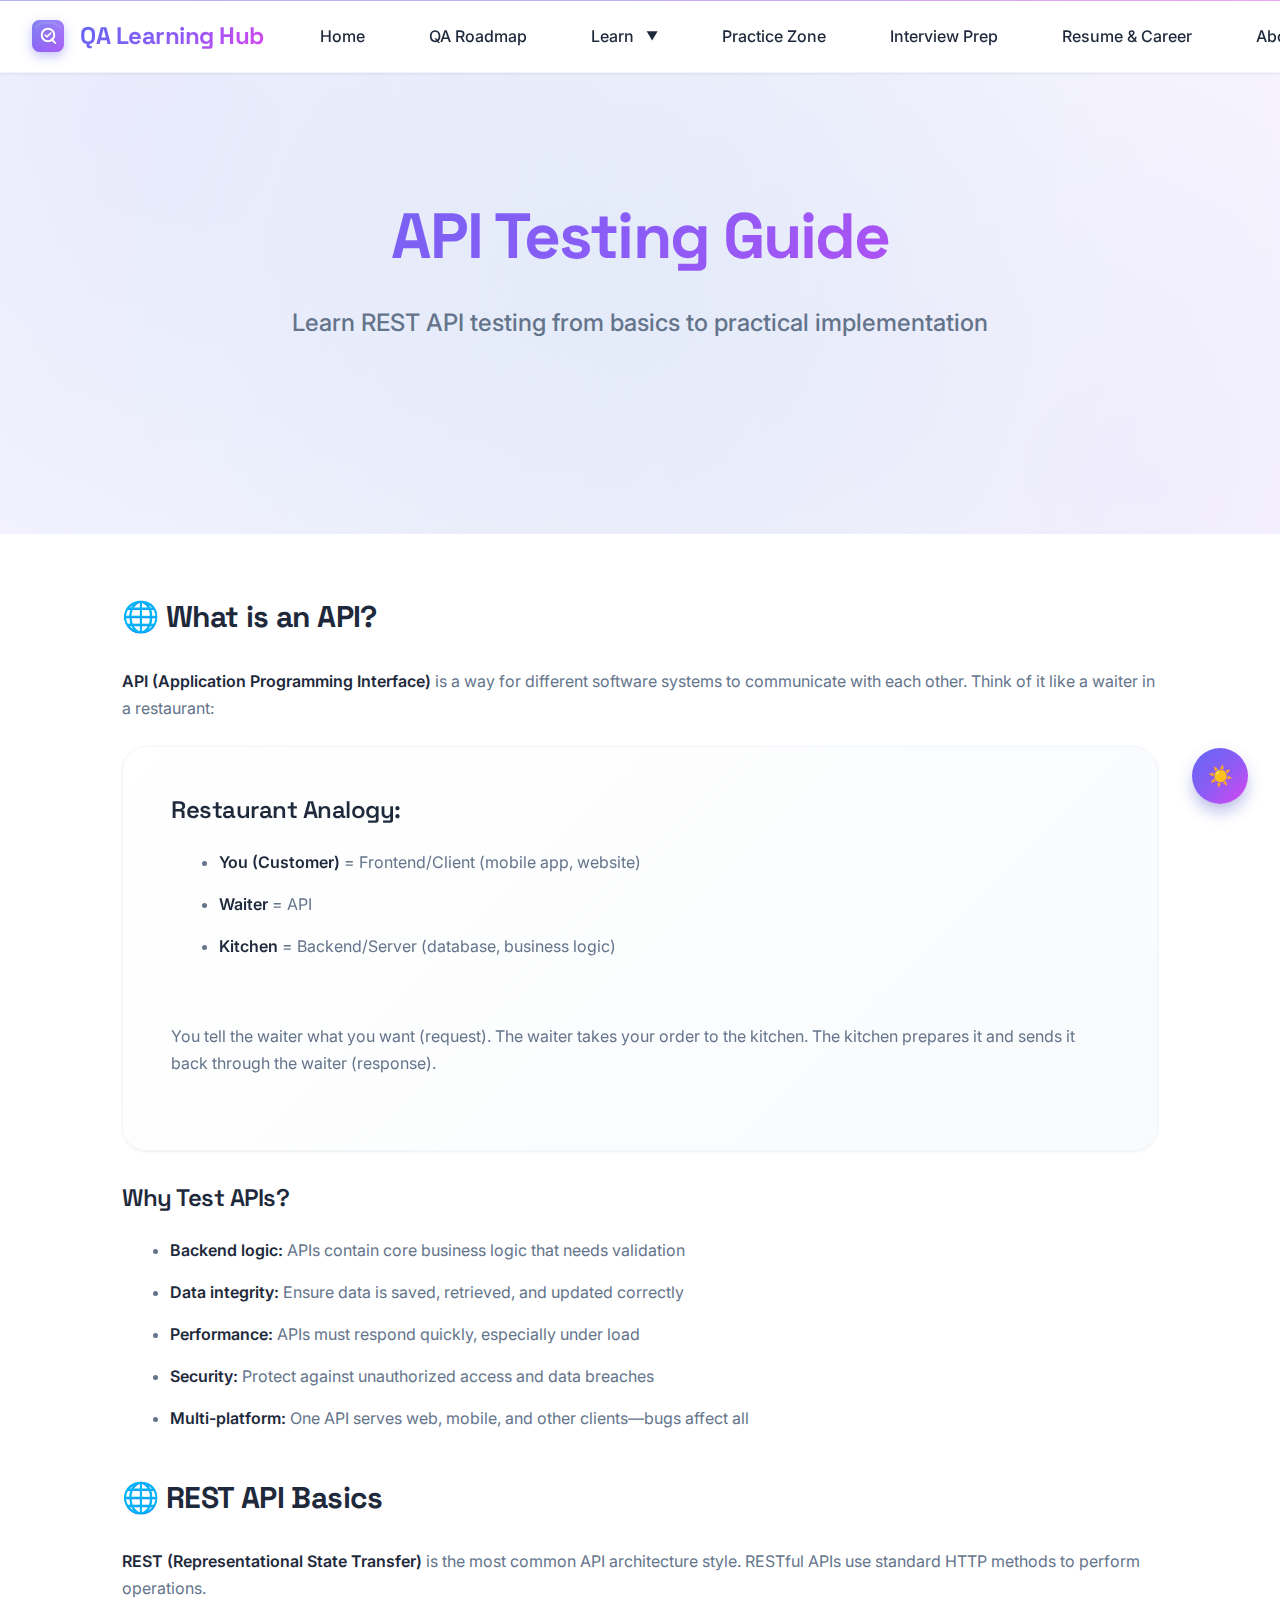
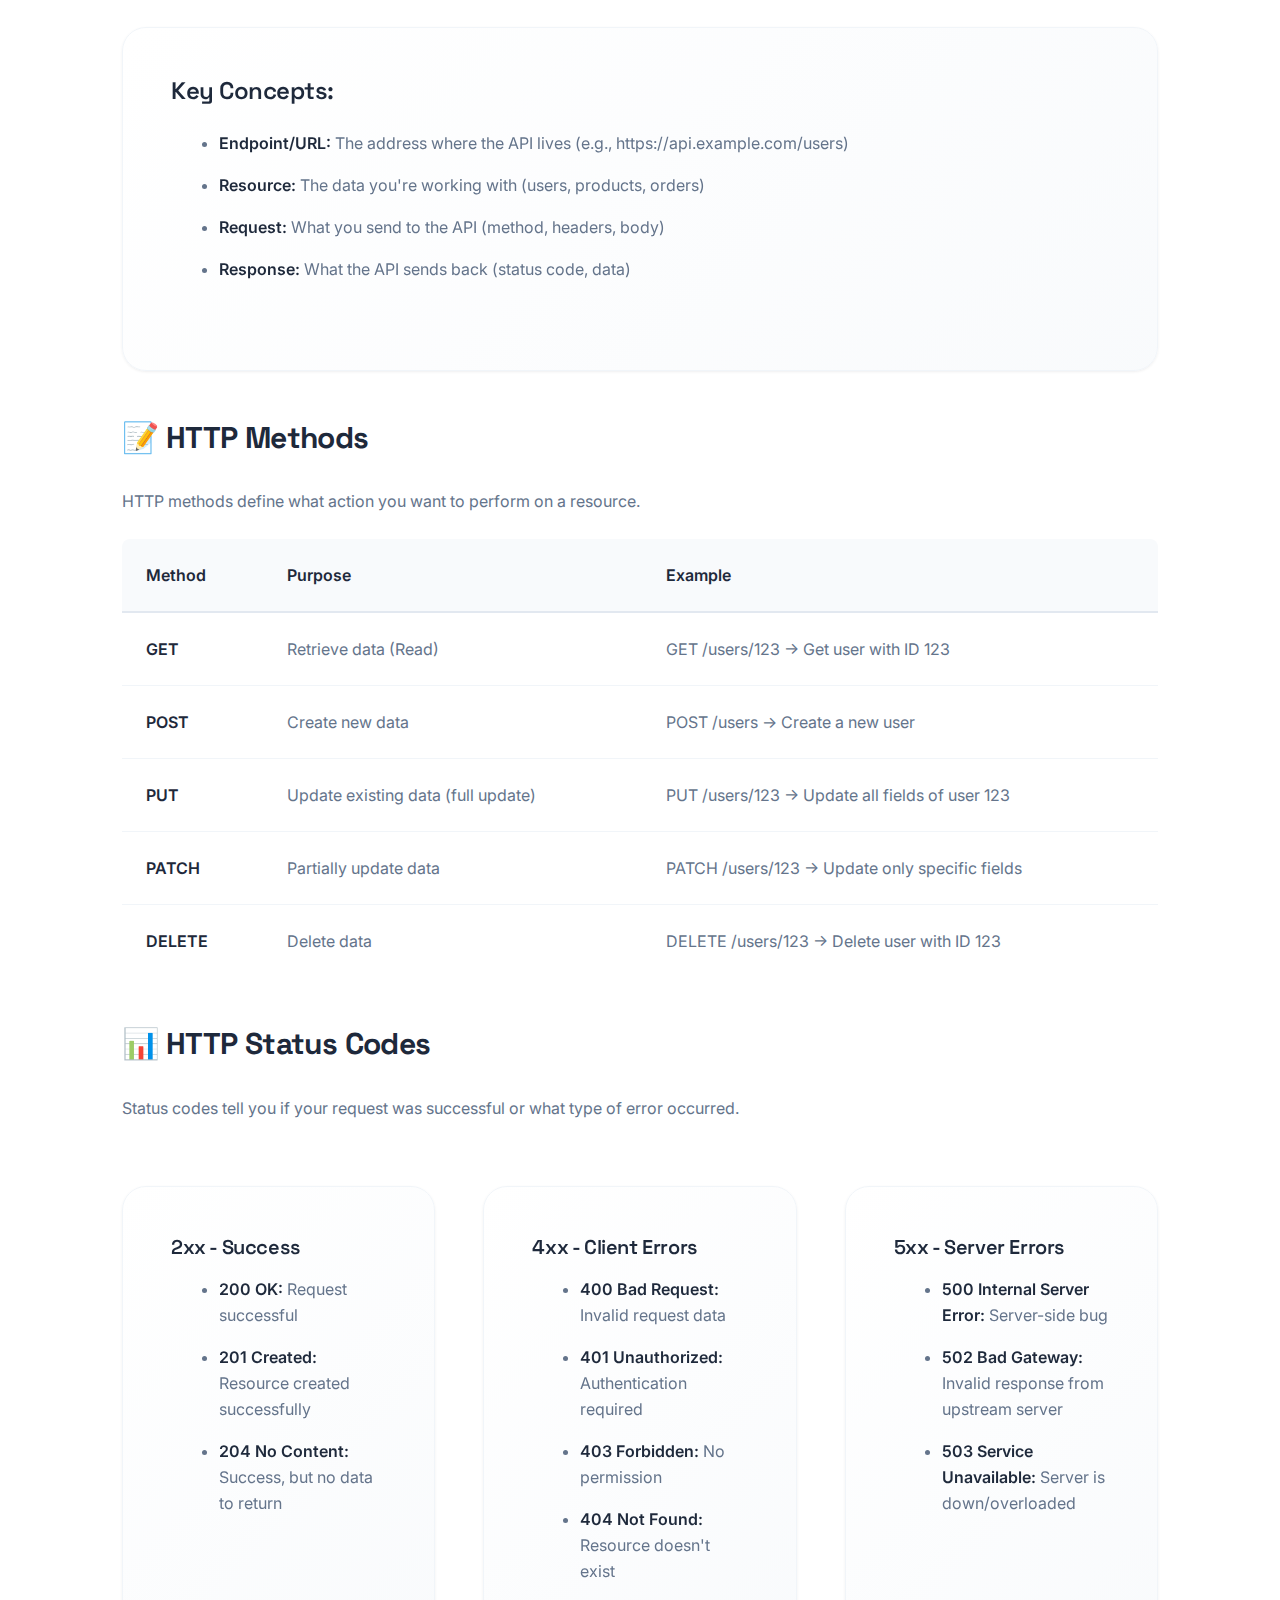
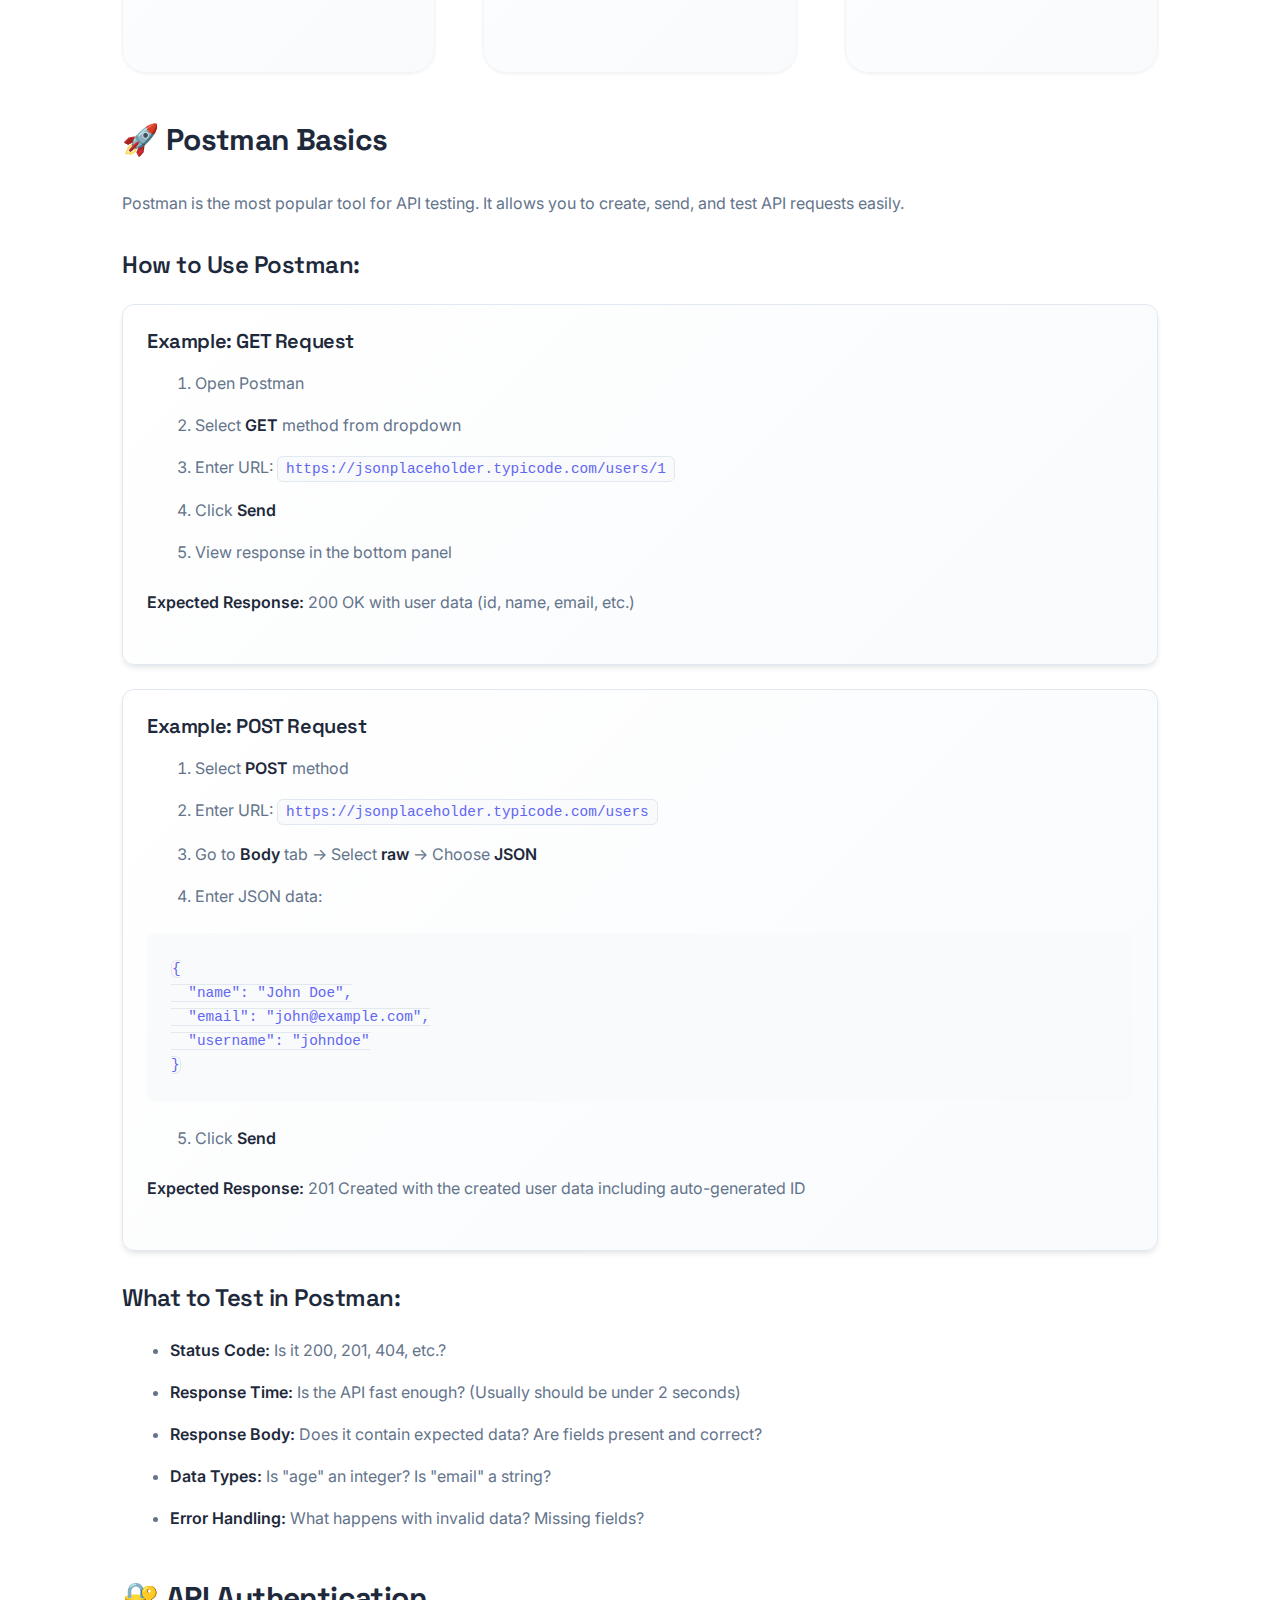
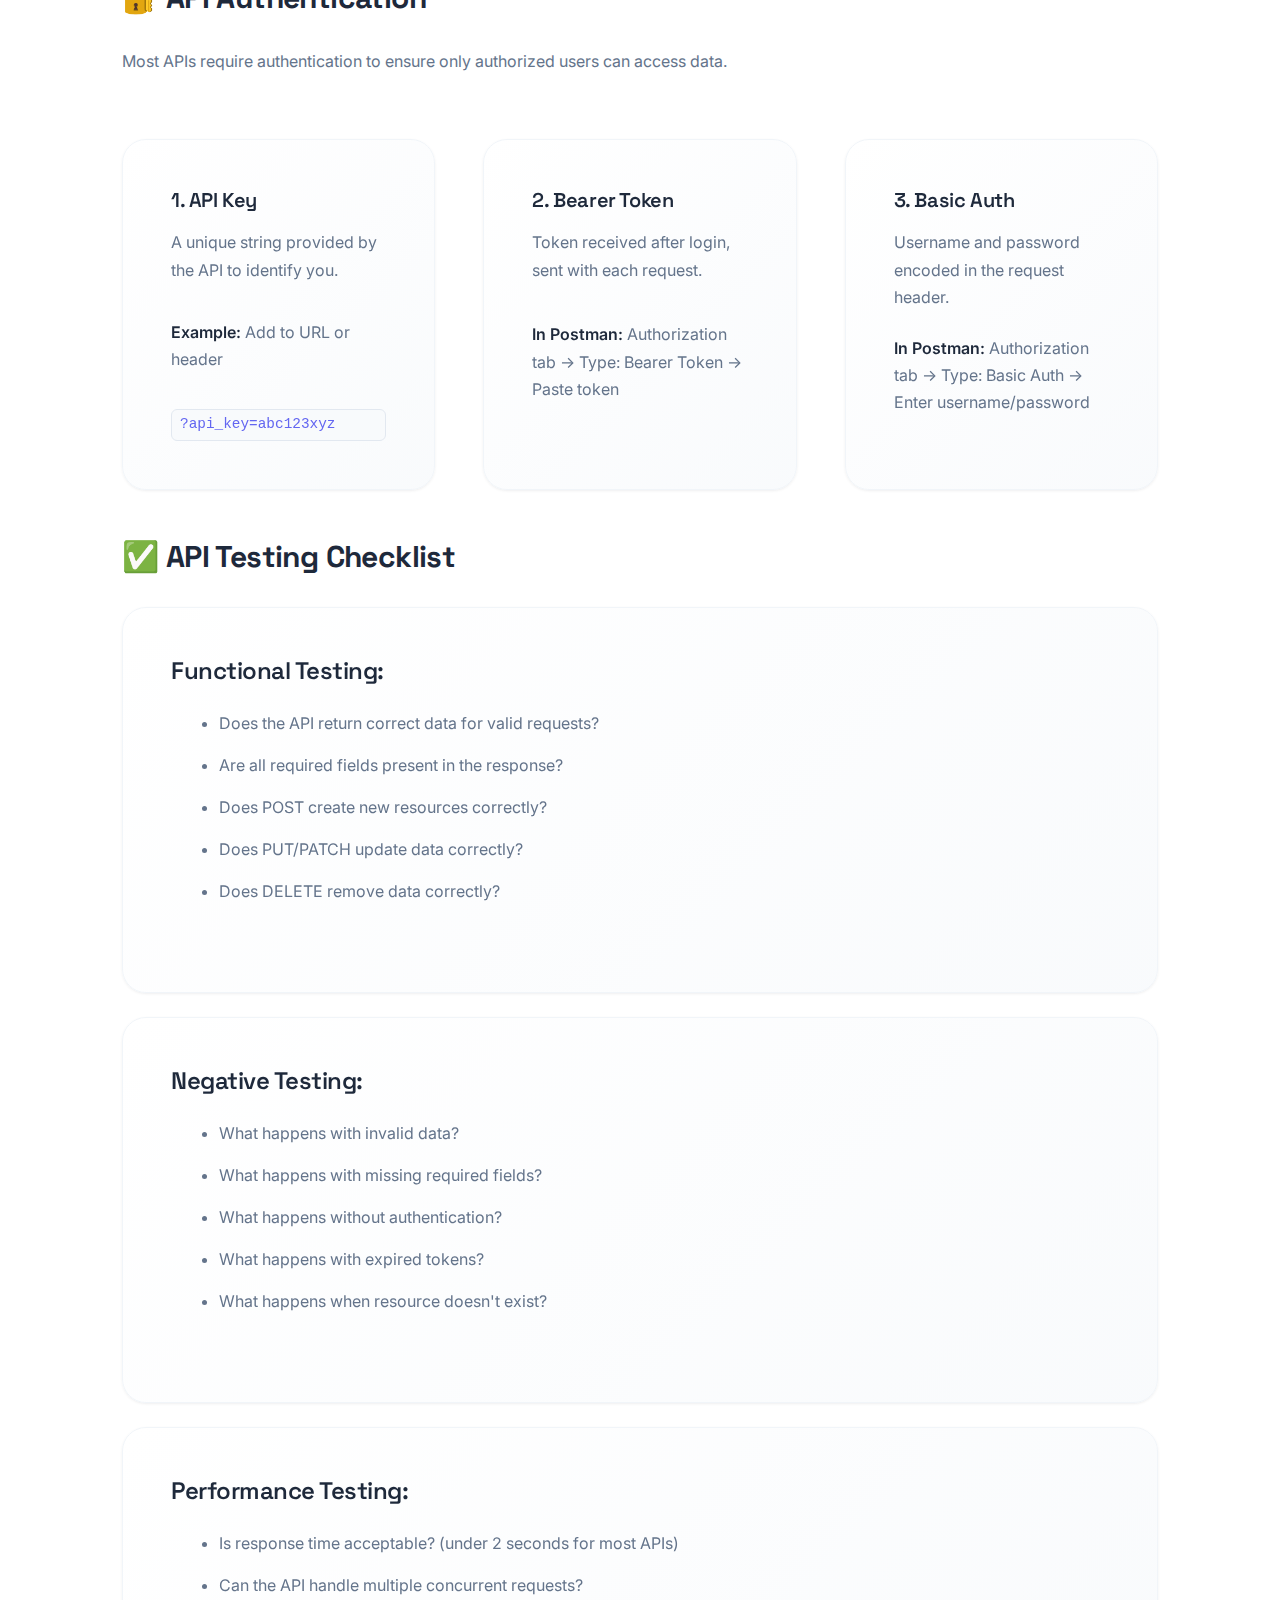
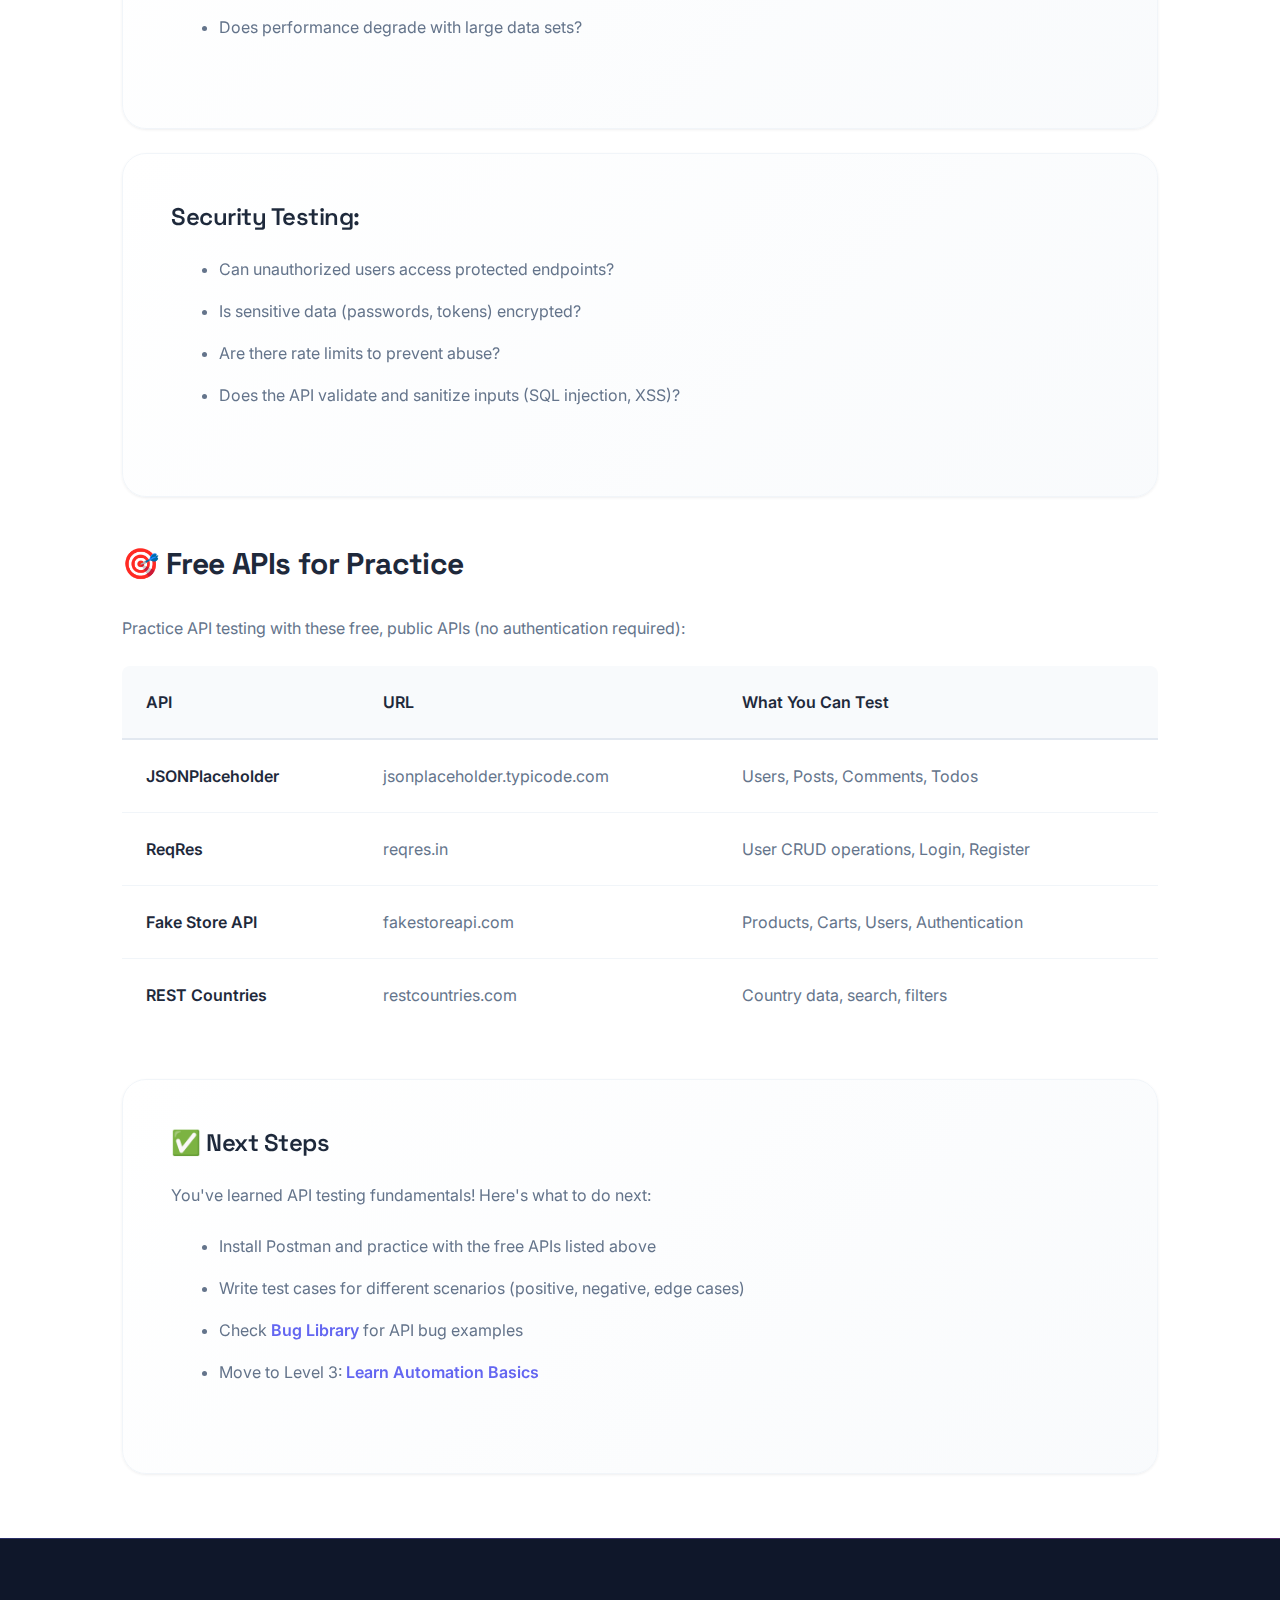
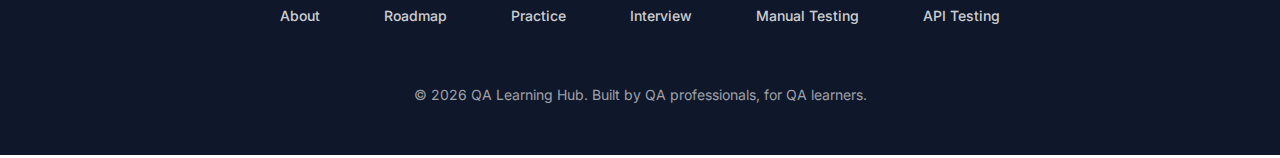
<file: pages/learn/api-testing.html>
<!DOCTYPE html>
<html lang="en">

<head>
    <meta charset="UTF-8">
    <meta name="viewport" content="width=device-width, initial-scale=1.0">
    <meta name="description"
        content="Learn API Testing basics - REST, HTTP methods, status codes, Postman, and authentication. Practical guide for QA beginners.">
    <title>API Testing Guide - Learn REST API Testing with Postman</title>
    <link rel="icon" type="image/svg+xml" href="../../favicon.svg">
    <link rel="stylesheet" href="../../css/styles.css">
</head>

<body class="loading">

    <!-- Header Placeholder (loaded from includes/header.html) -->


    <!-- Header & Navigation -->
    <header class="header">
        <nav class="container">
            <div class="nav">
                <a href="../../index.html" class="logo">
                    <img src="../../favicon.svg" alt="QA Learning Hub Logo" class="logo-icon">
                    <span class="logo-text">QA Learning Hub</span>
                </a>

                <button class="hamburger" aria-label="Toggle menu">
                    <span></span>
                    <span></span>
                    <span></span>
                </button>

                <ul class="nav-menu">
                    <li class="nav-item"><a href="../../index.html" class="nav-link">Home</a></li>
                    <li class="nav-item"><a href="../../pages/roadmap.html" class="nav-link">QA Roadmap</a></li>
                    <li class="nav-item dropdown">
                        <a href="#" class="nav-link">Learn</a>
                        <ul class="dropdown-menu">
                            <li class="dropdown-item"><a href="../../pages/learn/manual-testing.html"
                                    class="dropdown-link">Manual Testing</a></li>
                            <li class="dropdown-item"><a href="../../pages/learn/automation.html"
                                    class="dropdown-link">Automation Testing</a></li>
                            <li class="dropdown-item"><a href="../../pages/learn/api-testing.html"
                                    class="dropdown-link">API Testing</a></li>
                        </ul>
                    </li>
                    <li class="nav-item"><a href="../../pages/tools/practice.html" class="nav-link">Practice Zone</a>
                    </li>
                    <li class="nav-item"><a href="../../pages/tools/interview.html" class="nav-link">Interview Prep</a>
                    </li>
                    <li class="nav-item"><a href="../../pages/tools/resume.html" class="nav-link">Resume & Career</a>
                    </li>
                    <li class="nav-item"><a href="../../pages/about.html" class="nav-link">About</a></li>
                </ul>
            </div>
        </nav>
    </header>


    <!-- Page Header -->
    <section class="hero">
        <div class="container">
            <h1>API Testing Guide</h1>
            <p>Learn REST API testing from basics to practical implementation</p>
        </div>
    </section>

    <!-- Content -->
    <section class="section">
        <div class="container">

            <!-- What is an API -->
            <div class="mb-xl">
                <h2>🌐 What is an API?</h2>
                <p><strong>API (Application Programming Interface)</strong> is a way for different software systems to
                    communicate with each other. Think of it like a waiter in a restaurant:</p>

                <div class="card mt-md">
                    <h3>Restaurant Analogy:</h3>
                    <ul>
                        <li><strong>You (Customer)</strong> = Frontend/Client (mobile app, website)</li>
                        <li><strong>Waiter</strong> = API</li>
                        <li><strong>Kitchen</strong> = Backend/Server (database, business logic)</li>
                    </ul>
                    <p class="mt-md">You tell the waiter what you want (request). The waiter takes your order to the
                        kitchen. The kitchen prepares it and sends it back through the waiter (response).</p>
                </div>

                <h3 class="mt-lg">Why Test APIs?</h3>
                <ul>
                    <li><strong>Backend logic:</strong> APIs contain core business logic that needs validation</li>
                    <li><strong>Data integrity:</strong> Ensure data is saved, retrieved, and updated correctly</li>
                    <li><strong>Performance:</strong> APIs must respond quickly, especially under load</li>
                    <li><strong>Security:</strong> Protect against unauthorized access and data breaches</li>
                    <li><strong>Multi-platform:</strong> One API serves web, mobile, and other clients—bugs affect all
                    </li>
                </ul>
            </div>

            <!-- REST Basics -->
            <div class="mb-xl">
                <h2>🌐 REST API Basics</h2>
                <p><strong>REST (Representational State Transfer)</strong> is the most common API architecture style.
                    RESTful APIs use standard HTTP methods to perform operations.</p>

                <div class="card mt-md">
                    <h3>Key Concepts:</h3>
                    <ul>
                        <li><strong>Endpoint/URL:</strong> The address where the API lives (e.g.,
                            https://api.example.com/users)</li>
                        <li><strong>Resource:</strong> The data you're working with (users, products, orders)</li>
                        <li><strong>Request:</strong> What you send to the API (method, headers, body)</li>
                        <li><strong>Response:</strong> What the API sends back (status code, data)</li>
                    </ul>
                </div>
            </div>

            <!-- HTTP Methods -->
            <div class="mb-xl">
                <h2>📝 HTTP Methods</h2>
                <p>HTTP methods define what action you want to perform on a resource.</p>

                <table>
                    <thead>
                        <tr>
                            <th>Method</th>
                            <th>Purpose</th>
                            <th>Example</th>
                        </tr>
                    </thead>
                    <tbody>
                        <tr>
                            <td><strong>GET</strong></td>
                            <td>Retrieve data (Read)</td>
                            <td>GET /users/123 → Get user with ID 123</td>
                        </tr>
                        <tr>
                            <td><strong>POST</strong></td>
                            <td>Create new data</td>
                            <td>POST /users → Create a new user</td>
                        </tr>
                        <tr>
                            <td><strong>PUT</strong></td>
                            <td>Update existing data (full update)</td>
                            <td>PUT /users/123 → Update all fields of user 123</td>
                        </tr>
                        <tr>
                            <td><strong>PATCH</strong></td>
                            <td>Partially update data</td>
                            <td>PATCH /users/123 → Update only specific fields</td>
                        </tr>
                        <tr>
                            <td><strong>DELETE</strong></td>
                            <td>Delete data</td>
                            <td>DELETE /users/123 → Delete user with ID 123</td>
                        </tr>
                    </tbody>
                </table>
            </div>

            <!-- Status Codes -->
            <div class="mb-xl">
                <h2>📊 HTTP Status Codes</h2>
                <p>Status codes tell you if your request was successful or what type of error occurred.</p>

                <div class="card-grid">
                    <div class="card">
                        <h4>2xx - Success</h4>
                        <ul>
                            <li><strong>200 OK:</strong> Request successful</li>
                            <li><strong>201 Created:</strong> Resource created successfully</li>
                            <li><strong>204 No Content:</strong> Success, but no data to return</li>
                        </ul>
                    </div>

                    <div class="card">
                        <h4>4xx - Client Errors</h4>
                        <ul>
                            <li><strong>400 Bad Request:</strong> Invalid request data</li>
                            <li><strong>401 Unauthorized:</strong> Authentication required</li>
                            <li><strong>403 Forbidden:</strong> No permission</li>
                            <li><strong>404 Not Found:</strong> Resource doesn't exist</li>
                        </ul>
                    </div>

                    <div class="card">
                        <h4>5xx - Server Errors</h4>
                        <ul>
                            <li><strong>500 Internal Server Error:</strong> Server-side bug</li>
                            <li><strong>502 Bad Gateway:</strong> Invalid response from upstream server</li>
                            <li><strong>503 Service Unavailable:</strong> Server is down/overloaded</li>
                        </ul>
                    </div>
                </div>
            </div>

            <!-- Postman Basics -->
            <div class="mb-xl">
                <h2>🚀 Postman Basics</h2>
                <p>Postman is the most popular tool for API testing. It allows you to create, send, and test API
                    requests easily.</p>

                <h3 class="mt-lg">How to Use Postman:</h3>

                <div class="bug-example">
                    <h4>Example: GET Request</h4>
                    <ol>
                        <li>Open Postman</li>
                        <li>Select <strong>GET</strong> method from dropdown</li>
                        <li>Enter URL: <code>https://jsonplaceholder.typicode.com/users/1</code></li>
                        <li>Click <strong>Send</strong></li>
                        <li>View response in the bottom panel</li>
                    </ol>
                    <p><strong>Expected Response:</strong> 200 OK with user data (id, name, email, etc.)</p>
                </div>

                <div class="bug-example mt-md">
                    <h4>Example: POST Request</h4>
                    <ol>
                        <li>Select <strong>POST</strong> method</li>
                        <li>Enter URL: <code>https://jsonplaceholder.typicode.com/users</code></li>
                        <li>Go to <strong>Body</strong> tab → Select <strong>raw</strong> → Choose <strong>JSON</strong>
                        </li>
                        <li>Enter JSON data:</li>
                    </ol>
                    <pre><code>{
  "name": "John Doe",
  "email": "john@example.com",
  "username": "johndoe"
}</code></pre>
                    <ol start="5">
                        <li>Click <strong>Send</strong></li>
                    </ol>
                    <p><strong>Expected Response:</strong> 201 Created with the created user data including
                        auto-generated ID</p>
                </div>

                <h3 class="mt-lg">What to Test in Postman:</h3>
                <ul>
                    <li><strong>Status Code:</strong> Is it 200, 201, 404, etc.?</li>
                    <li><strong>Response Time:</strong> Is the API fast enough? (Usually should be under 2 seconds)</li>
                    <li><strong>Response Body:</strong> Does it contain expected data? Are fields present and correct?
                    </li>
                    <li><strong>Data Types:</strong> Is "age" an integer? Is "email" a string?</li>
                    <li><strong>Error Handling:</strong> What happens with invalid data? Missing fields?</li>
                </ul>
            </div>

            <!-- Authentication -->
            <div class="mb-xl">
                <h2>🔐 API Authentication</h2>
                <p>Most APIs require authentication to ensure only authorized users can access data.</p>

                <div class="card-grid">
                    <div class="card">
                        <h4>1. API Key</h4>
                        <p>A unique string provided by the API to identify you.</p>
                        <p><strong>Example:</strong> Add to URL or header</p>
                        <code>?api_key=abc123xyz</code>
                    </div>

                    <div class="card">
                        <h4>2. Bearer Token</h4>
                        <p>Token received after login, sent with each request.</p>
                        <p><strong>In Postman:</strong> Authorization tab → Type: Bearer Token → Paste token</p>
                    </div>

                    <div class="card">
                        <h4>3. Basic Auth</h4>
                        <p>Username and password encoded in the request header.</p>
                        <p><strong>In Postman:</strong> Authorization tab → Type: Basic Auth → Enter username/password
                        </p>
                    </div>
                </div>
            </div>

            <!-- API Testing Checklist -->
            <div class="mb-xl">
                <h2>✅ API Testing Checklist</h2>

                <div class="card">
                    <h3>Functional Testing:</h3>
                    <ul>
                        <li>Does the API return correct data for valid requests?</li>
                        <li>Are all required fields present in the response?</li>
                        <li>Does POST create new resources correctly?</li>
                        <li>Does PUT/PATCH update data correctly?</li>
                        <li>Does DELETE remove data correctly?</li>
                    </ul>
                </div>

                <div class="card mt-md">
                    <h3>Negative Testing:</h3>
                    <ul>
                        <li>What happens with invalid data?</li>
                        <li>What happens with missing required fields?</li>
                        <li>What happens without authentication?</li>
                        <li>What happens with expired tokens?</li>
                        <li>What happens when resource doesn't exist?</li>
                    </ul>
                </div>

                <div class="card mt-md">
                    <h3>Performance Testing:</h3>
                    <ul>
                        <li>Is response time acceptable? (under 2 seconds for most APIs)</li>
                        <li>Can the API handle multiple concurrent requests?</li>
                        <li>Does performance degrade with large data sets?</li>
                    </ul>
                </div>

                <div class="card mt-md">
                    <h3>Security Testing:</h3>
                    <ul>
                        <li>Can unauthorized users access protected endpoints?</li>
                        <li>Is sensitive data (passwords, tokens) encrypted?</li>
                        <li>Are there rate limits to prevent abuse?</li>
                        <li>Does the API validate and sanitize inputs (SQL injection, XSS)?</li>
                    </ul>
                </div>
            </div>

            <!-- Practice APIs -->
            <div class="mb-xl">
                <h2>🎯 Free APIs for Practice</h2>
                <p>Practice API testing with these free, public APIs (no authentication required):</p>

                <table>
                    <thead>
                        <tr>
                            <th>API</th>
                            <th>URL</th>
                            <th>What You Can Test</th>
                        </tr>
                    </thead>
                    <tbody>
                        <tr>
                            <td><strong>JSONPlaceholder</strong></td>
                            <td>jsonplaceholder.typicode.com</td>
                            <td>Users, Posts, Comments, Todos</td>
                        </tr>
                        <tr>
                            <td><strong>ReqRes</strong></td>
                            <td>reqres.in</td>
                            <td>User CRUD operations, Login, Register</td>
                        </tr>
                        <tr>
                            <td><strong>Fake Store API</strong></td>
                            <td>fakestoreapi.com</td>
                            <td>Products, Carts, Users, Authentication</td>
                        </tr>
                        <tr>
                            <td><strong>REST Countries</strong></td>
                            <td>restcountries.com</td>
                            <td>Country data, search, filters</td>
                        </tr>
                    </tbody>
                </table>
            </div>

            <!-- Next Steps -->
            <div class="card">
                <h3>✅ Next Steps</h3>
                <p>You've learned API testing fundamentals! Here's what to do next:</p>
                <ul>
                    <li>Install Postman and practice with the free APIs listed above</li>
                    <li>Write test cases for different scenarios (positive, negative, edge cases)</li>
                    <li>Check <a href="bug-library.html">Bug Library</a> for API bug examples</li>
                    <li>Move to Level 3: <a href="automation.html">Learn Automation Basics</a></li>
                </ul>
            </div>

        </div>
    </section>

    <!-- Footer Placeholder (loaded from includes/footer.html) -->


    <!-- Footer -->
    <footer class="footer">
        <div class="container">
            <ul class="footer-links">
                <li><a href="../../pages/about.html">About</a></li>
                <li><a href="../../pages/roadmap.html">Roadmap</a></li>
                <li><a href="../../pages/tools/practice.html">Practice</a></li>
                <li><a href="../../pages/tools/interview.html">Interview</a></li>
                <li><a href="../../pages/learn/manual-testing.html">Manual Testing</a></li>
                <li><a href="../../pages/learn/api-testing.html">API Testing</a></li>
            </ul>
            <p class="footer-text">© 2026 QA Learning Hub. Built by QA professionals, for QA learners.</p>
        </div>
    </footer>





    <script src="../../js/main.js"></script>
</body>

</html>
</file>
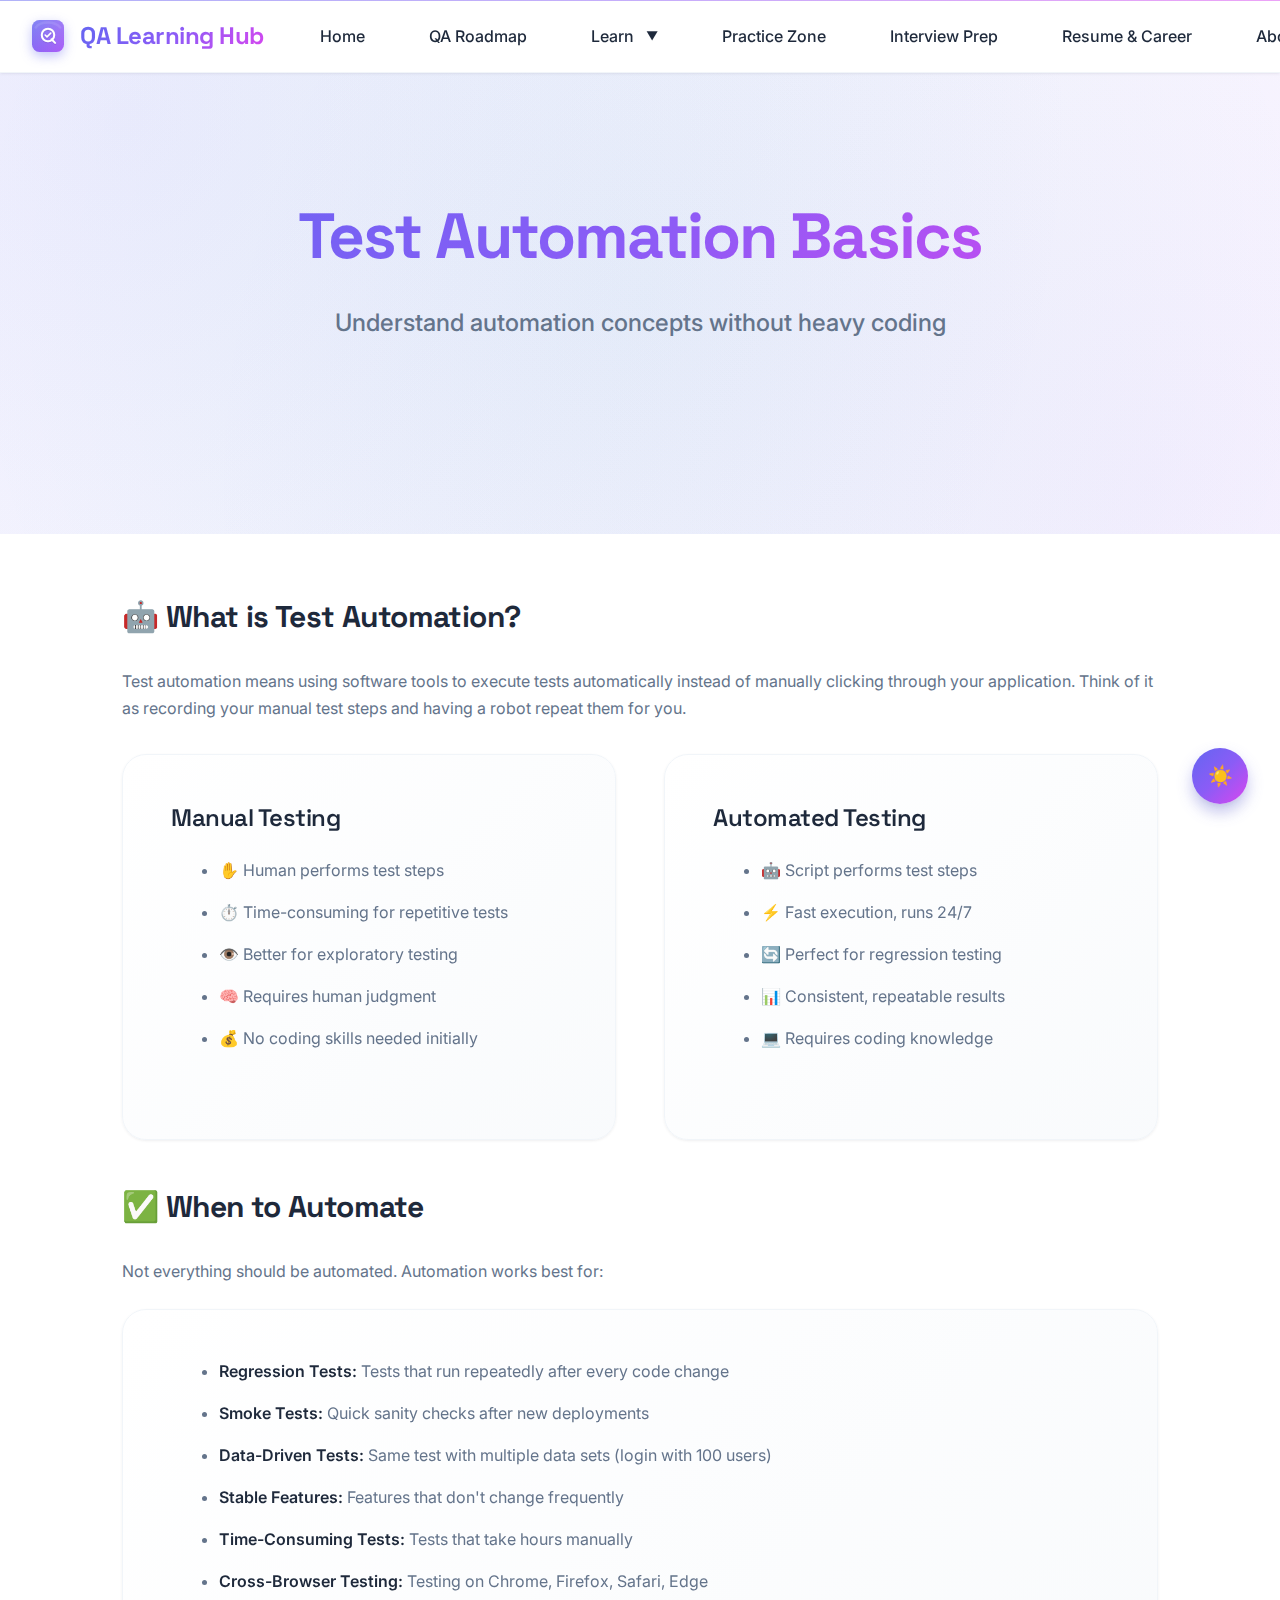
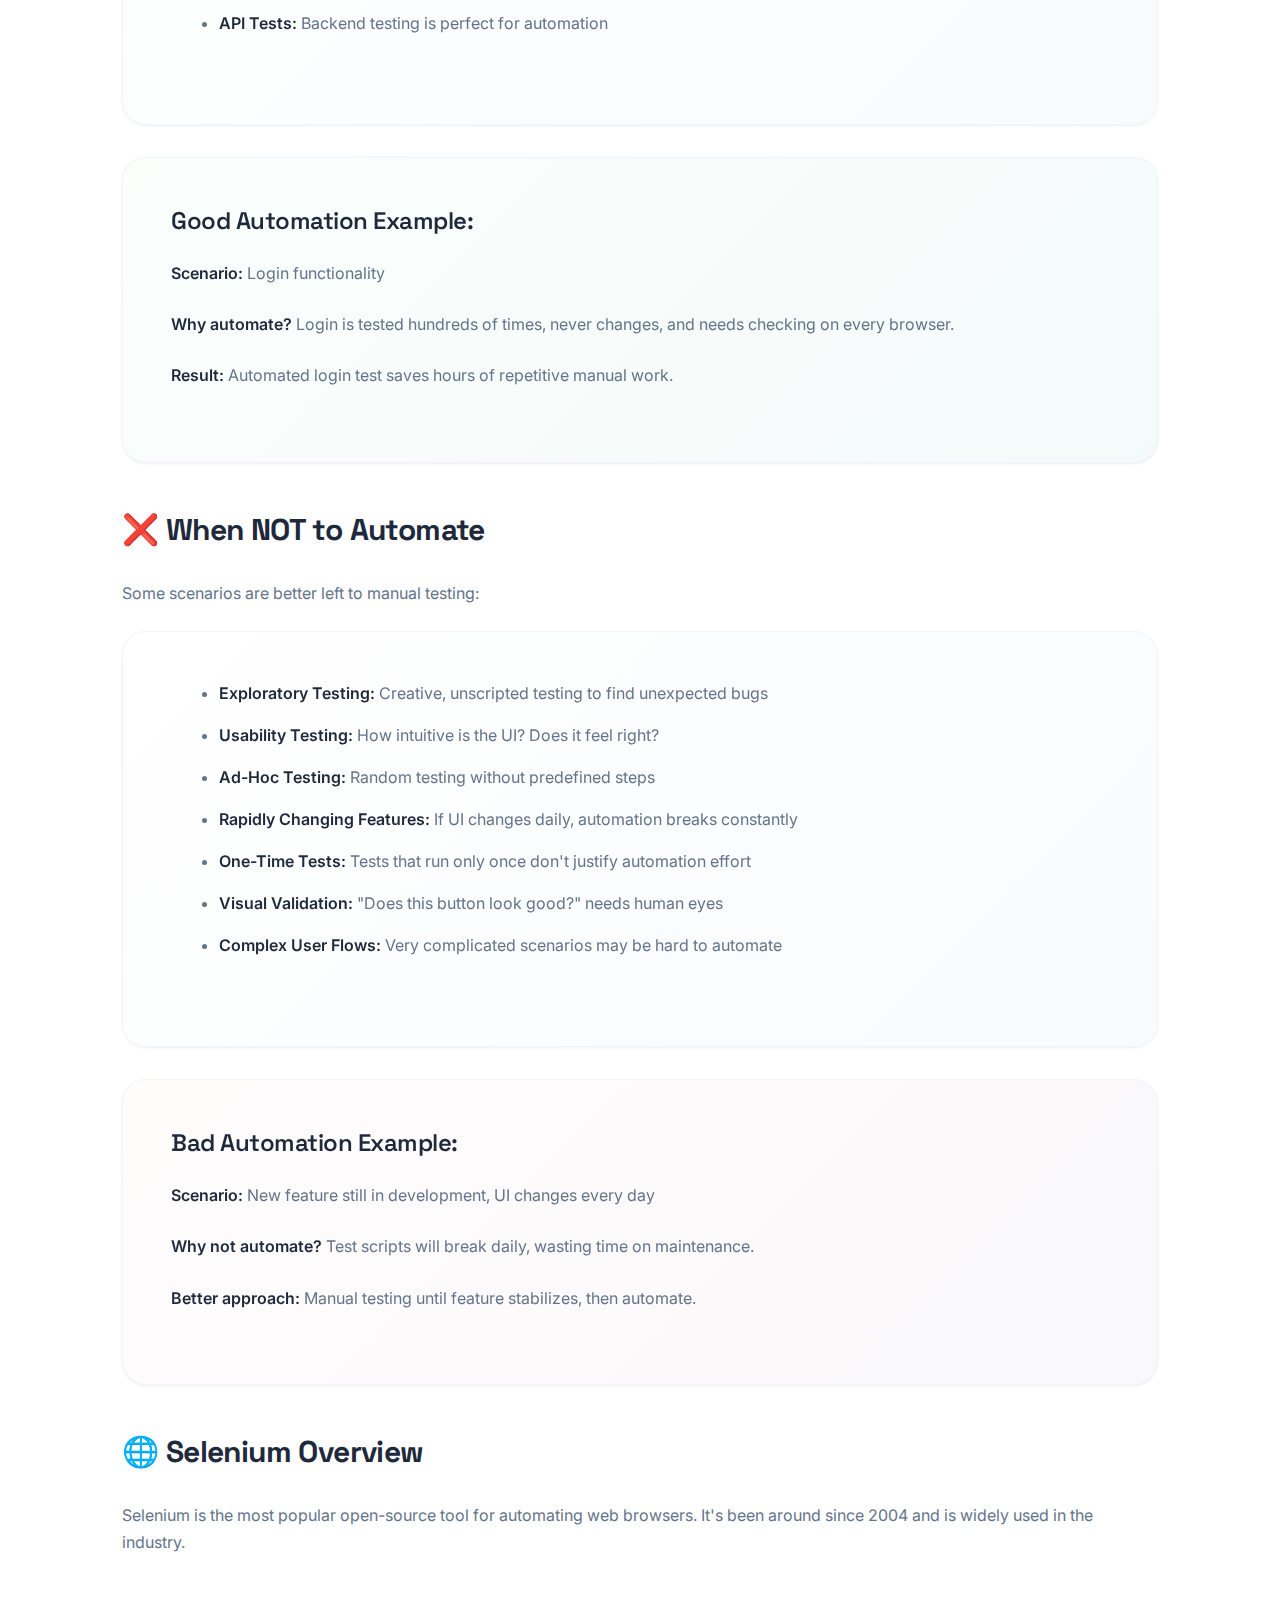
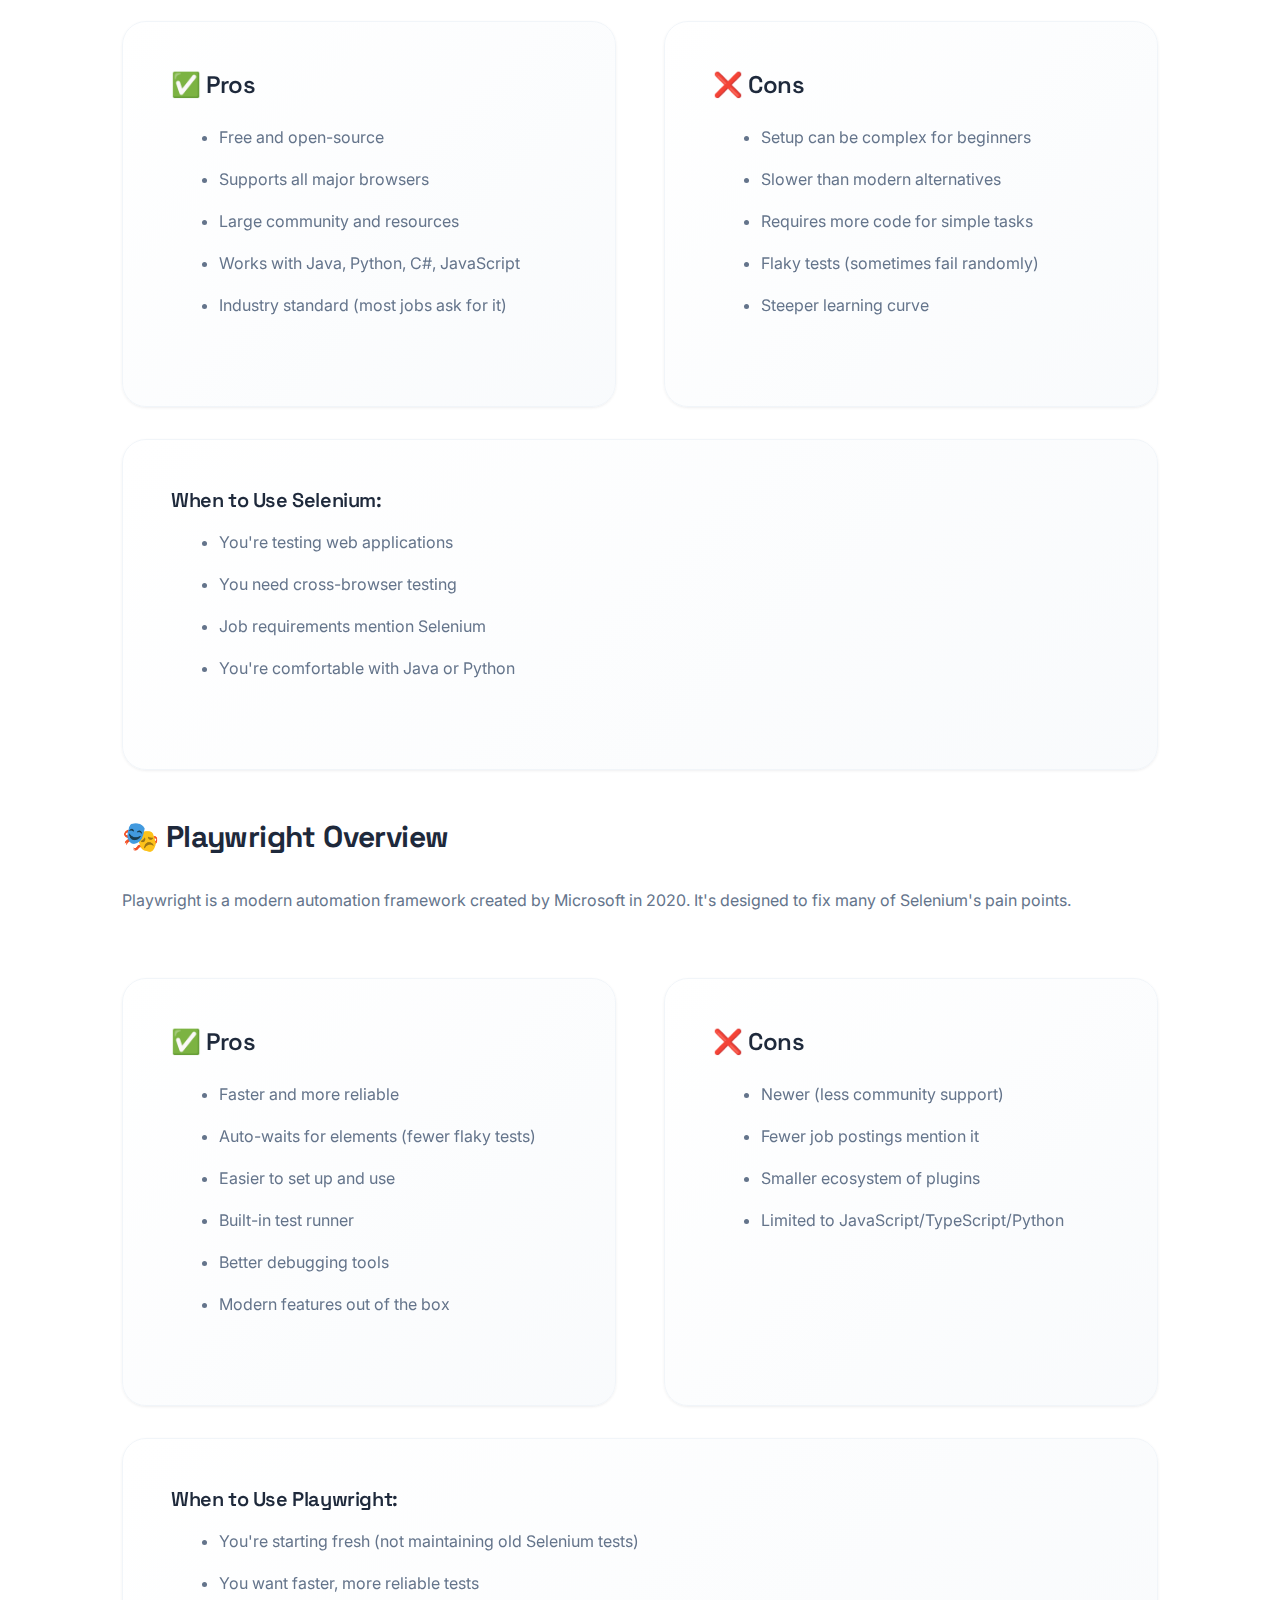
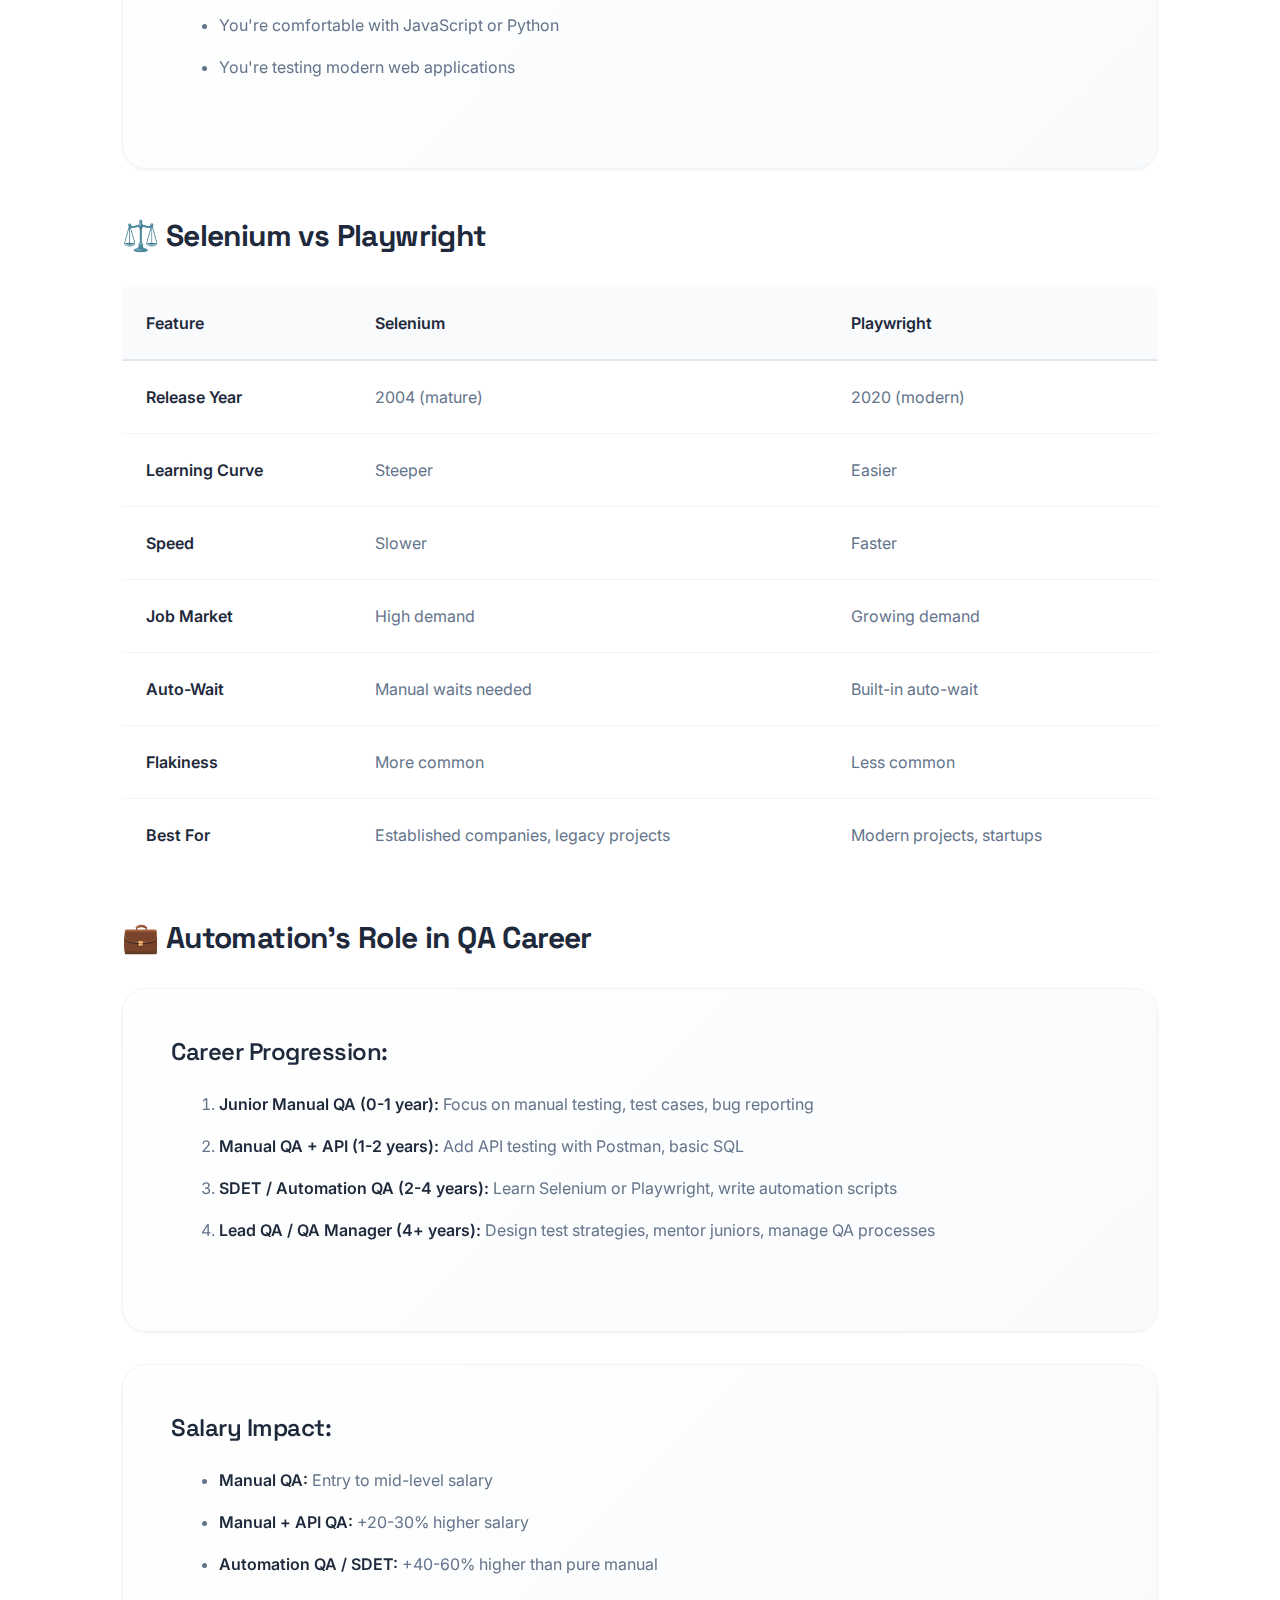
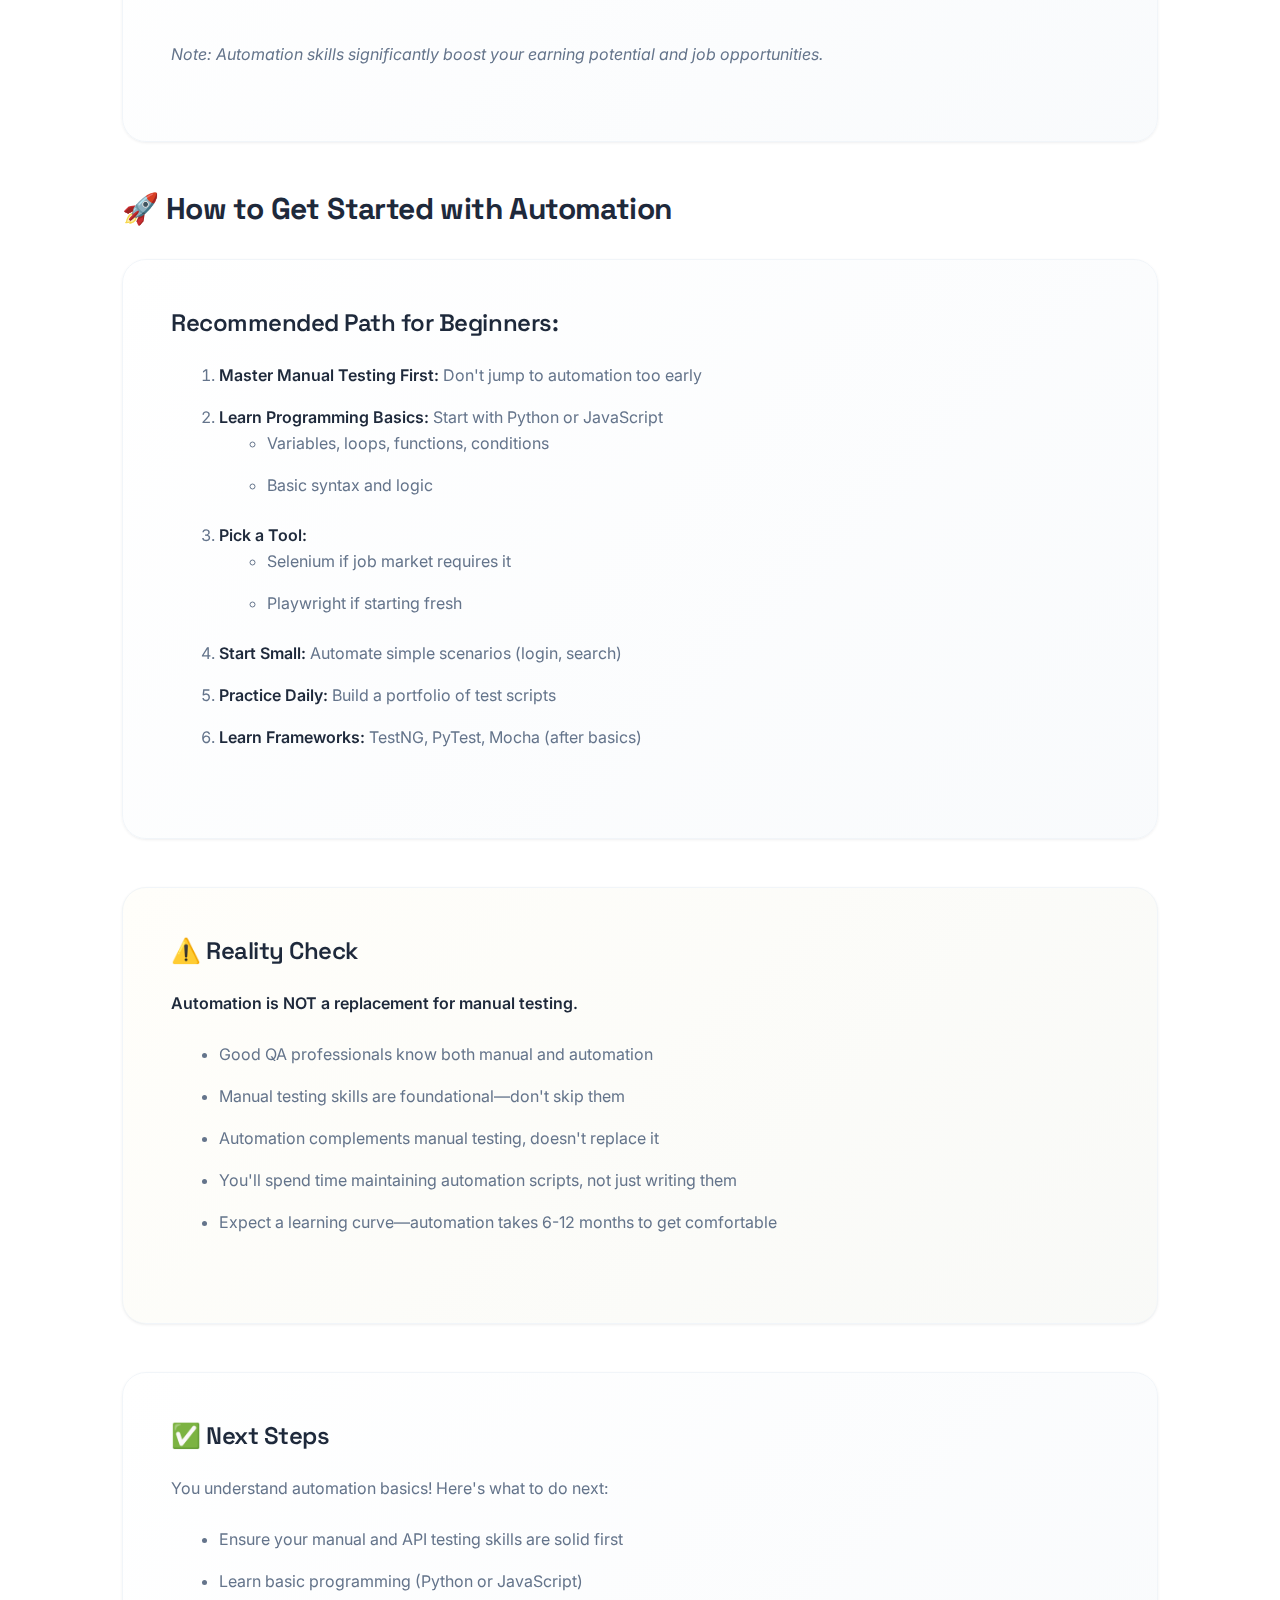
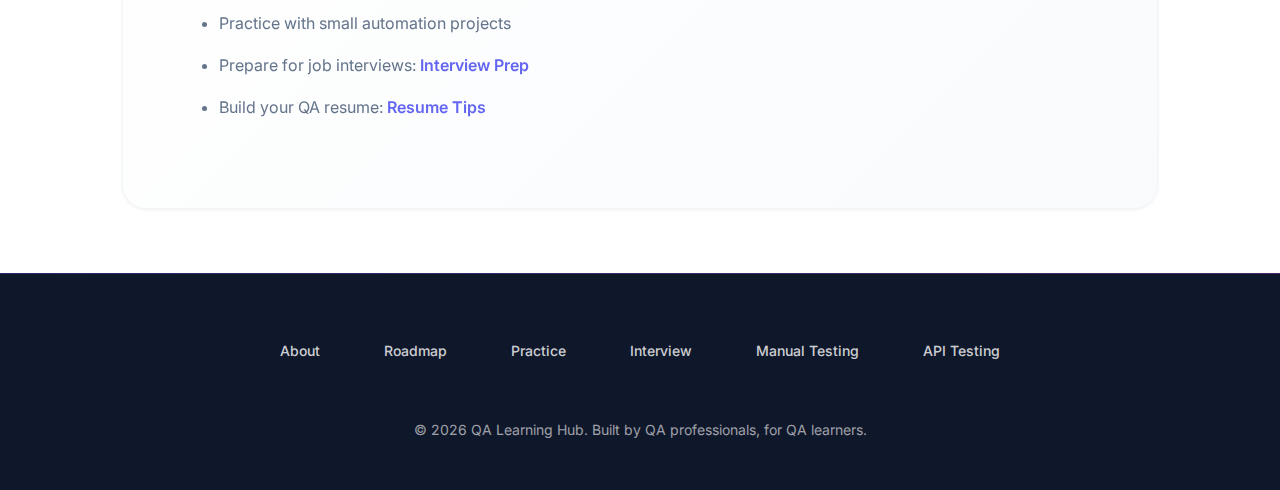
<file: pages/learn/automation.html>
<!DOCTYPE html>
<html lang="en">

<head>
    <meta charset="UTF-8">
    <meta name="viewport" content="width=device-width, initial-scale=1.0">
    <meta name="description"
        content="Learn Test Automation basics - When to automate, Selenium vs Playwright, and automation's role in QA careers.">
    <title>Test Automation Basics - Beginner-Friendly Guide</title>
    <link rel="icon" type="image/svg+xml" href="../../favicon.svg">
    <link rel="stylesheet" href="../../css/styles.css">
</head>

<body class="loading">

    <!-- Header Placeholder (loaded from includes/header.html) -->


    <!-- Header & Navigation -->
    <header class="header">
        <nav class="container">
            <div class="nav">
                <a href="../../index.html" class="logo">
                    <img src="../../favicon.svg" alt="QA Learning Hub Logo" class="logo-icon">
                    <span class="logo-text">QA Learning Hub</span>
                </a>

                <button class="hamburger" aria-label="Toggle menu">
                    <span></span>
                    <span></span>
                    <span></span>
                </button>

                <ul class="nav-menu">
                    <li class="nav-item"><a href="../../index.html" class="nav-link">Home</a></li>
                    <li class="nav-item"><a href="../../pages/roadmap.html" class="nav-link">QA Roadmap</a></li>
                    <li class="nav-item dropdown">
                        <a href="#" class="nav-link">Learn</a>
                        <ul class="dropdown-menu">
                            <li class="dropdown-item"><a href="../../pages/learn/manual-testing.html"
                                    class="dropdown-link">Manual Testing</a></li>
                            <li class="dropdown-item"><a href="../../pages/learn/automation.html"
                                    class="dropdown-link">Automation Testing</a></li>
                            <li class="dropdown-item"><a href="../../pages/learn/api-testing.html"
                                    class="dropdown-link">API Testing</a></li>
                        </ul>
                    </li>
                    <li class="nav-item"><a href="../../pages/tools/practice.html" class="nav-link">Practice Zone</a>
                    </li>
                    <li class="nav-item"><a href="../../pages/tools/interview.html" class="nav-link">Interview Prep</a>
                    </li>
                    <li class="nav-item"><a href="../../pages/tools/resume.html" class="nav-link">Resume & Career</a>
                    </li>
                    <li class="nav-item"><a href="../../pages/about.html" class="nav-link">About</a></li>
                </ul>
            </div>
        </nav>
    </header>


    <!-- Page Header -->
    <section class="hero">
        <div class="container">
            <h1>Test Automation Basics</h1>
            <p>Understand automation concepts without heavy coding</p>
        </div>
    </section>

    <!-- Content -->
    <section class="section">
        <div class="container">

            <!-- What is Automation -->
            <div class="mb-xl">
                <h2>🤖 What is Test Automation?</h2>
                <p>Test automation means using software tools to execute tests automatically instead of manually
                    clicking through your application. Think of it as recording your manual test steps and having a
                    robot repeat them for you.</p>

                <div class="card-grid-2 mt-lg">
                    <div class="card">
                        <h3>Manual Testing</h3>
                        <ul>
                            <li>✋ Human performs test steps</li>
                            <li>⏱️ Time-consuming for repetitive tests</li>
                            <li>👁️ Better for exploratory testing</li>
                            <li>🧠 Requires human judgment</li>
                            <li>💰 No coding skills needed initially</li>
                        </ul>
                    </div>

                    <div class="card">
                        <h3>Automated Testing</h3>
                        <ul>
                            <li>🤖 Script performs test steps</li>
                            <li>⚡ Fast execution, runs 24/7</li>
                            <li>🔄 Perfect for regression testing</li>
                            <li>📊 Consistent, repeatable results</li>
                            <li>💻 Requires coding knowledge</li>
                        </ul>
                    </div>
                </div>
            </div>

            <!-- When to Automate -->
            <div class="mb-xl">
                <h2>✅ When to Automate</h2>
                <p>Not everything should be automated. Automation works best for:</p>

                <div class="card">
                    <ul>
                        <li><strong>Regression Tests:</strong> Tests that run repeatedly after every code change</li>
                        <li><strong>Smoke Tests:</strong> Quick sanity checks after new deployments</li>
                        <li><strong>Data-Driven Tests:</strong> Same test with multiple data sets (login with 100 users)
                        </li>
                        <li><strong>Stable Features:</strong> Features that don't change frequently</li>
                        <li><strong>Time-Consuming Tests:</strong> Tests that take hours manually</li>
                        <li><strong>Cross-Browser Testing:</strong> Testing on Chrome, Firefox, Safari, Edge</li>
                        <li><strong>API Tests:</strong> Backend testing is perfect for automation</li>
                    </ul>
                </div>

                <div class="card mt-lg" style="background-color: #d1fae5;">
                    <h3>Good Automation Example:</h3>
                    <p><strong>Scenario:</strong> Login functionality</p>
                    <p><strong>Why automate?</strong> Login is tested hundreds of times, never changes, and needs
                        checking on every browser.</p>
                    <p><strong>Result:</strong> Automated login test saves hours of repetitive manual work.</p>
                </div>
            </div>

            <!-- When NOT to Automate -->
            <div class="mb-xl">
                <h2>❌ When NOT to Automate</h2>
                <p>Some scenarios are better left to manual testing:</p>

                <div class="card">
                    <ul>
                        <li><strong>Exploratory Testing:</strong> Creative, unscripted testing to find unexpected bugs
                        </li>
                        <li><strong>Usability Testing:</strong> How intuitive is the UI? Does it feel right?</li>
                        <li><strong>Ad-Hoc Testing:</strong> Random testing without predefined steps</li>
                        <li><strong>Rapidly Changing Features:</strong> If UI changes daily, automation breaks
                            constantly</li>
                        <li><strong>One-Time Tests:</strong> Tests that run only once don't justify automation effort
                        </li>
                        <li><strong>Visual Validation:</strong> "Does this button look good?" needs human eyes</li>
                        <li><strong>Complex User Flows:</strong> Very complicated scenarios may be hard to automate</li>
                    </ul>
                </div>

                <div class="card mt-lg" style="background-color: #fee2e2;">
                    <h3>Bad Automation Example:</h3>
                    <p><strong>Scenario:</strong> New feature still in development, UI changes every day</p>
                    <p><strong>Why not automate?</strong> Test scripts will break daily, wasting time on maintenance.
                    </p>
                    <p><strong>Better approach:</strong> Manual testing until feature stabilizes, then automate.</p>
                </div>
            </div>

            <!-- Selenium Overview -->
            <div class="mb-xl">
                <h2>🌐 Selenium Overview</h2>
                <p>Selenium is the most popular open-source tool for automating web browsers. It's been around since
                    2004 and is widely used in the industry.</p>

                <div class="card-grid-2">
                    <div class="card">
                        <h3>✅ Pros</h3>
                        <ul>
                            <li>Free and open-source</li>
                            <li>Supports all major browsers</li>
                            <li>Large community and resources</li>
                            <li>Works with Java, Python, C#, JavaScript</li>
                            <li>Industry standard (most jobs ask for it)</li>
                        </ul>
                    </div>

                    <div class="card">
                        <h3>❌ Cons</h3>
                        <ul>
                            <li>Setup can be complex for beginners</li>
                            <li>Slower than modern alternatives</li>
                            <li>Requires more code for simple tasks</li>
                            <li>Flaky tests (sometimes fail randomly)</li>
                            <li>Steeper learning curve</li>
                        </ul>
                    </div>
                </div>

                <div class="card mt-lg">
                    <h4>When to Use Selenium:</h4>
                    <ul>
                        <li>You're testing web applications</li>
                        <li>You need cross-browser testing</li>
                        <li>Job requirements mention Selenium</li>
                        <li>You're comfortable with Java or Python</li>
                    </ul>
                </div>
            </div>

            <!-- Playwright Overview -->
            <div class="mb-xl">
                <h2>🎭 Playwright Overview</h2>
                <p>Playwright is a modern automation framework created by Microsoft in 2020. It's designed to fix many
                    of Selenium's pain points.</p>

                <div class="card-grid-2">
                    <div class="card">
                        <h3>✅ Pros</h3>
                        <ul>
                            <li>Faster and more reliable</li>
                            <li>Auto-waits for elements (fewer flaky tests)</li>
                            <li>Easier to set up and use</li>
                            <li>Built-in test runner</li>
                            <li>Better debugging tools</li>
                            <li>Modern features out of the box</li>
                        </ul>
                    </div>

                    <div class="card">
                        <h3>❌ Cons</h3>
                        <ul>
                            <li>Newer (less community support)</li>
                            <li>Fewer job postings mention it</li>
                            <li>Smaller ecosystem of plugins</li>
                            <li>Limited to JavaScript/TypeScript/Python</li>
                        </ul>
                    </div>
                </div>

                <div class="card mt-lg">
                    <h4>When to Use Playwright:</h4>
                    <ul>
                        <li>You're starting fresh (not maintaining old Selenium tests)</li>
                        <li>You want faster, more reliable tests</li>
                        <li>You're comfortable with JavaScript or Python</li>
                        <li>You're testing modern web applications</li>
                    </ul>
                </div>
            </div>

            <!-- Comparison Table -->
            <div class="mb-xl">
                <h2>⚖️ Selenium vs Playwright</h2>

                <table>
                    <thead>
                        <tr>
                            <th>Feature</th>
                            <th>Selenium</th>
                            <th>Playwright</th>
                        </tr>
                    </thead>
                    <tbody>
                        <tr>
                            <td><strong>Release Year</strong></td>
                            <td>2004 (mature)</td>
                            <td>2020 (modern)</td>
                        </tr>
                        <tr>
                            <td><strong>Learning Curve</strong></td>
                            <td>Steeper</td>
                            <td>Easier</td>
                        </tr>
                        <tr>
                            <td><strong>Speed</strong></td>
                            <td>Slower</td>
                            <td>Faster</td>
                        </tr>
                        <tr>
                            <td><strong>Job Market</strong></td>
                            <td>High demand</td>
                            <td>Growing demand</td>
                        </tr>
                        <tr>
                            <td><strong>Auto-Wait</strong></td>
                            <td>Manual waits needed</td>
                            <td>Built-in auto-wait</td>
                        </tr>
                        <tr>
                            <td><strong>Flakiness</strong></td>
                            <td>More common</td>
                            <td>Less common</td>
                        </tr>
                        <tr>
                            <td><strong>Best For</strong></td>
                            <td>Established companies, legacy projects</td>
                            <td>Modern projects, startups</td>
                        </tr>
                    </tbody>
                </table>
            </div>

            <!-- Role in Career -->
            <div class="mb-xl">
                <h2>💼 Automation's Role in QA Career</h2>

                <div class="card">
                    <h3>Career Progression:</h3>
                    <ol>
                        <li><strong>Junior Manual QA (0-1 year):</strong> Focus on manual testing, test cases, bug
                            reporting</li>
                        <li><strong>Manual QA + API (1-2 years):</strong> Add API testing with Postman, basic SQL</li>
                        <li><strong>SDET / Automation QA (2-4 years):</strong> Learn Selenium or Playwright, write
                            automation scripts</li>
                        <li><strong>Lead QA / QA Manager (4+ years):</strong> Design test strategies, mentor juniors,
                            manage QA processes</li>
                    </ol>
                </div>

                <div class="card mt-lg">
                    <h3>Salary Impact:</h3>
                    <ul>
                        <li><strong>Manual QA:</strong> Entry to mid-level salary</li>
                        <li><strong>Manual + API QA:</strong> +20-30% higher salary</li>
                        <li><strong>Automation QA / SDET:</strong> +40-60% higher than pure manual</li>
                    </ul>
                    <p class="mt-md"><em>Note: Automation skills significantly boost your earning potential and job
                            opportunities.</em></p>
                </div>
            </div>

            <!-- Getting Started -->
            <div class="mb-xl">
                <h2>🚀 How to Get Started with Automation</h2>

                <div class="card">
                    <h3>Recommended Path for Beginners:</h3>
                    <ol>
                        <li><strong>Master Manual Testing First:</strong> Don't jump to automation too early</li>
                        <li><strong>Learn Programming Basics:</strong> Start with Python or JavaScript
                            <ul>
                                <li>Variables, loops, functions, conditions</li>
                                <li>Basic syntax and logic</li>
                            </ul>
                        </li>
                        <li><strong>Pick a Tool:</strong>
                            <ul>
                                <li>Selenium if job market requires it</li>
                                <li>Playwright if starting fresh</li>
                            </ul>
                        </li>
                        <li><strong>Start Small:</strong> Automate simple scenarios (login, search)</li>
                        <li><strong>Practice Daily:</strong> Build a portfolio of test scripts</li>
                        <li><strong>Learn Frameworks:</strong> TestNG, PyTest, Mocha (after basics)</li>
                    </ol>
                </div>
            </div>

            <!-- Reality Check -->
            <div class="card" style="background-color: #fef3c7;">
                <h3>⚠️ Reality Check</h3>
                <p><strong>Automation is NOT a replacement for manual testing.</strong></p>
                <ul>
                    <li>Good QA professionals know both manual and automation</li>
                    <li>Manual testing skills are foundational—don't skip them</li>
                    <li>Automation complements manual testing, doesn't replace it</li>
                    <li>You'll spend time maintaining automation scripts, not just writing them</li>
                    <li>Expect a learning curve—automation takes 6-12 months to get comfortable</li>
                </ul>
            </div>

            <!-- Next Steps -->
            <div class="card mt-xl">
                <h3>✅ Next Steps</h3>
                <p>You understand automation basics! Here's what to do next:</p>
                <ul>
                    <li>Ensure your manual and API testing skills are solid first</li>
                    <li>Learn basic programming (Python or JavaScript)</li>
                    <li>Practice with small automation projects</li>
                    <li>Prepare for job interviews: <a href="../tools/interview.html">Interview Prep</a></li>
                    <li>Build your QA resume: <a href="../tools/resume.html">Resume Tips</a></li>
                </ul>
            </div>

        </div>
    </section>

    <!-- Footer Placeholder (loaded from includes/footer.html) -->


    <!-- Footer -->
    <footer class="footer">
        <div class="container">
            <ul class="footer-links">
                <li><a href="../../pages/about.html">About</a></li>
                <li><a href="../../pages/roadmap.html">Roadmap</a></li>
                <li><a href="../../pages/tools/practice.html">Practice</a></li>
                <li><a href="../../pages/tools/interview.html">Interview</a></li>
                <li><a href="../../pages/learn/manual-testing.html">Manual Testing</a></li>
                <li><a href="../../pages/learn/api-testing.html">API Testing</a></li>
            </ul>
            <p class="footer-text">© 2026 QA Learning Hub. Built by QA professionals, for QA learners.</p>
        </div>
    </footer>





    <script src="../../js/main.js"></script>
</body>

</html>
</file>
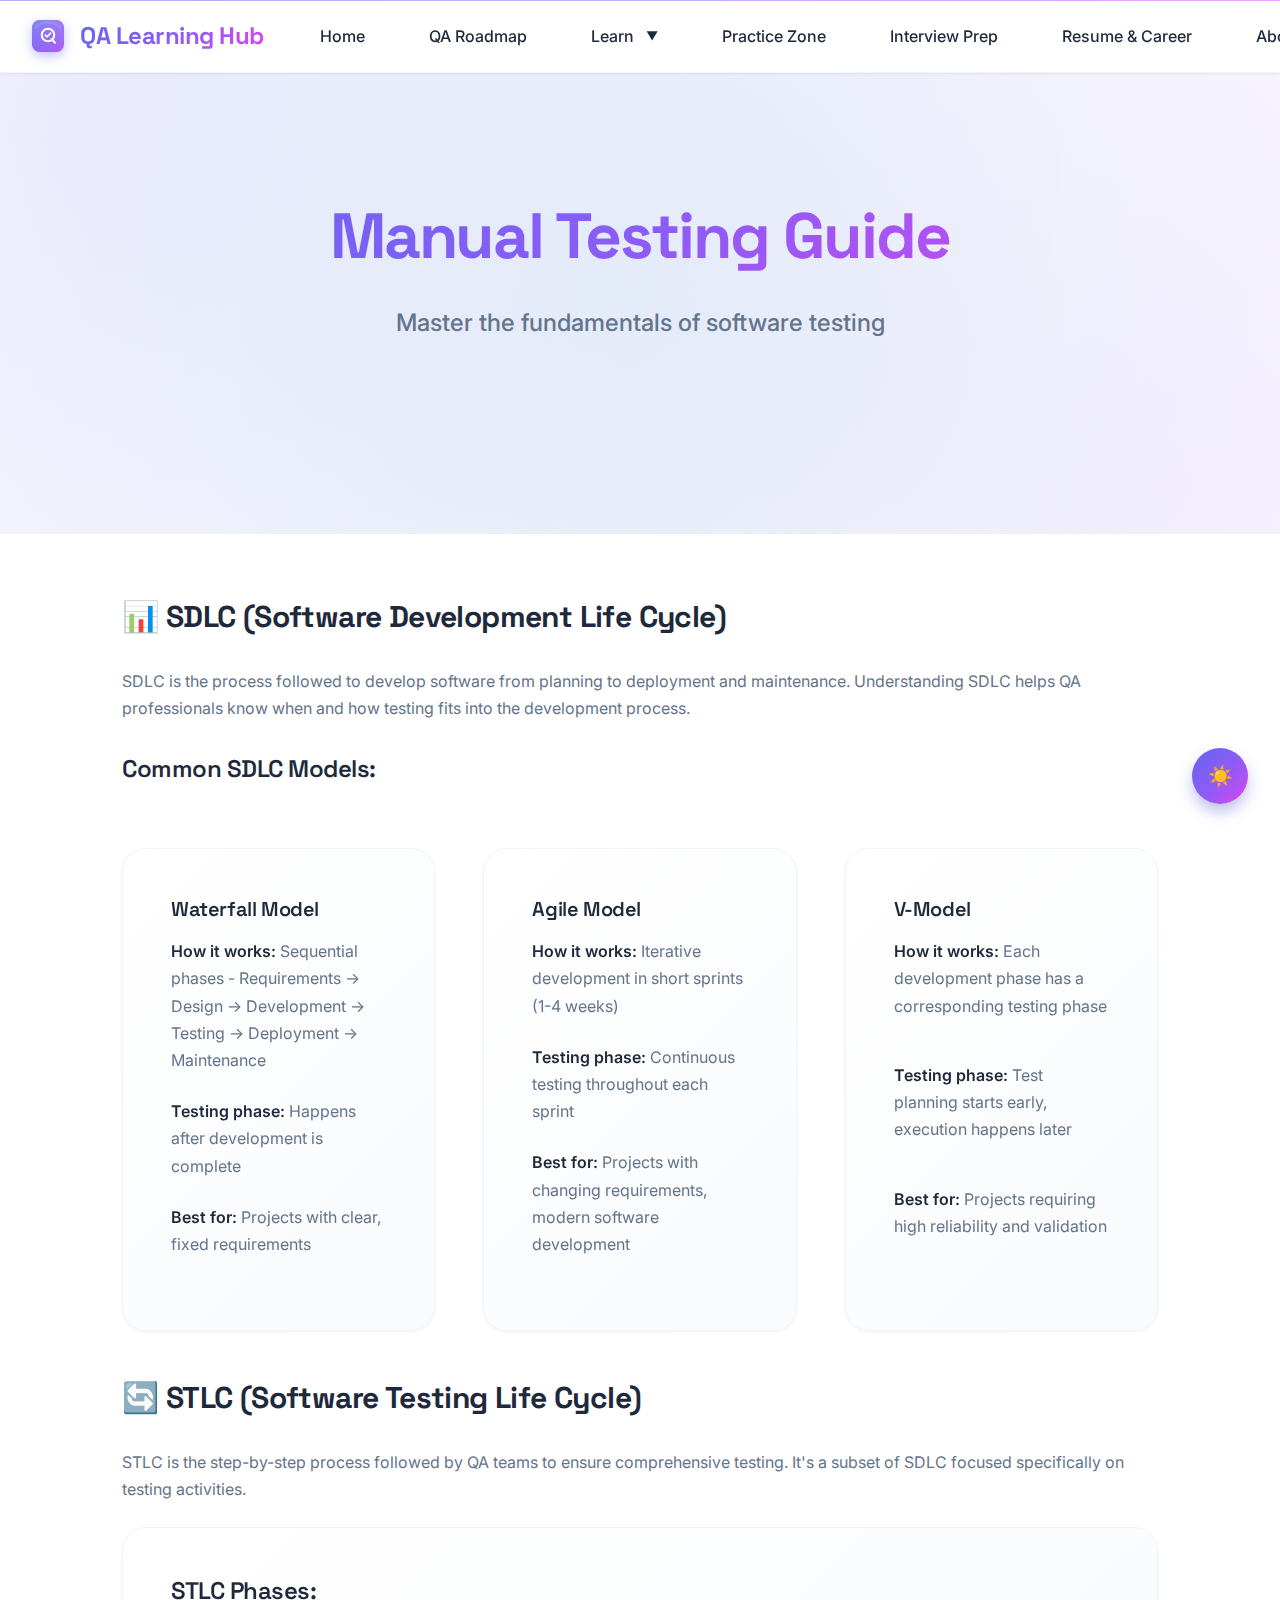
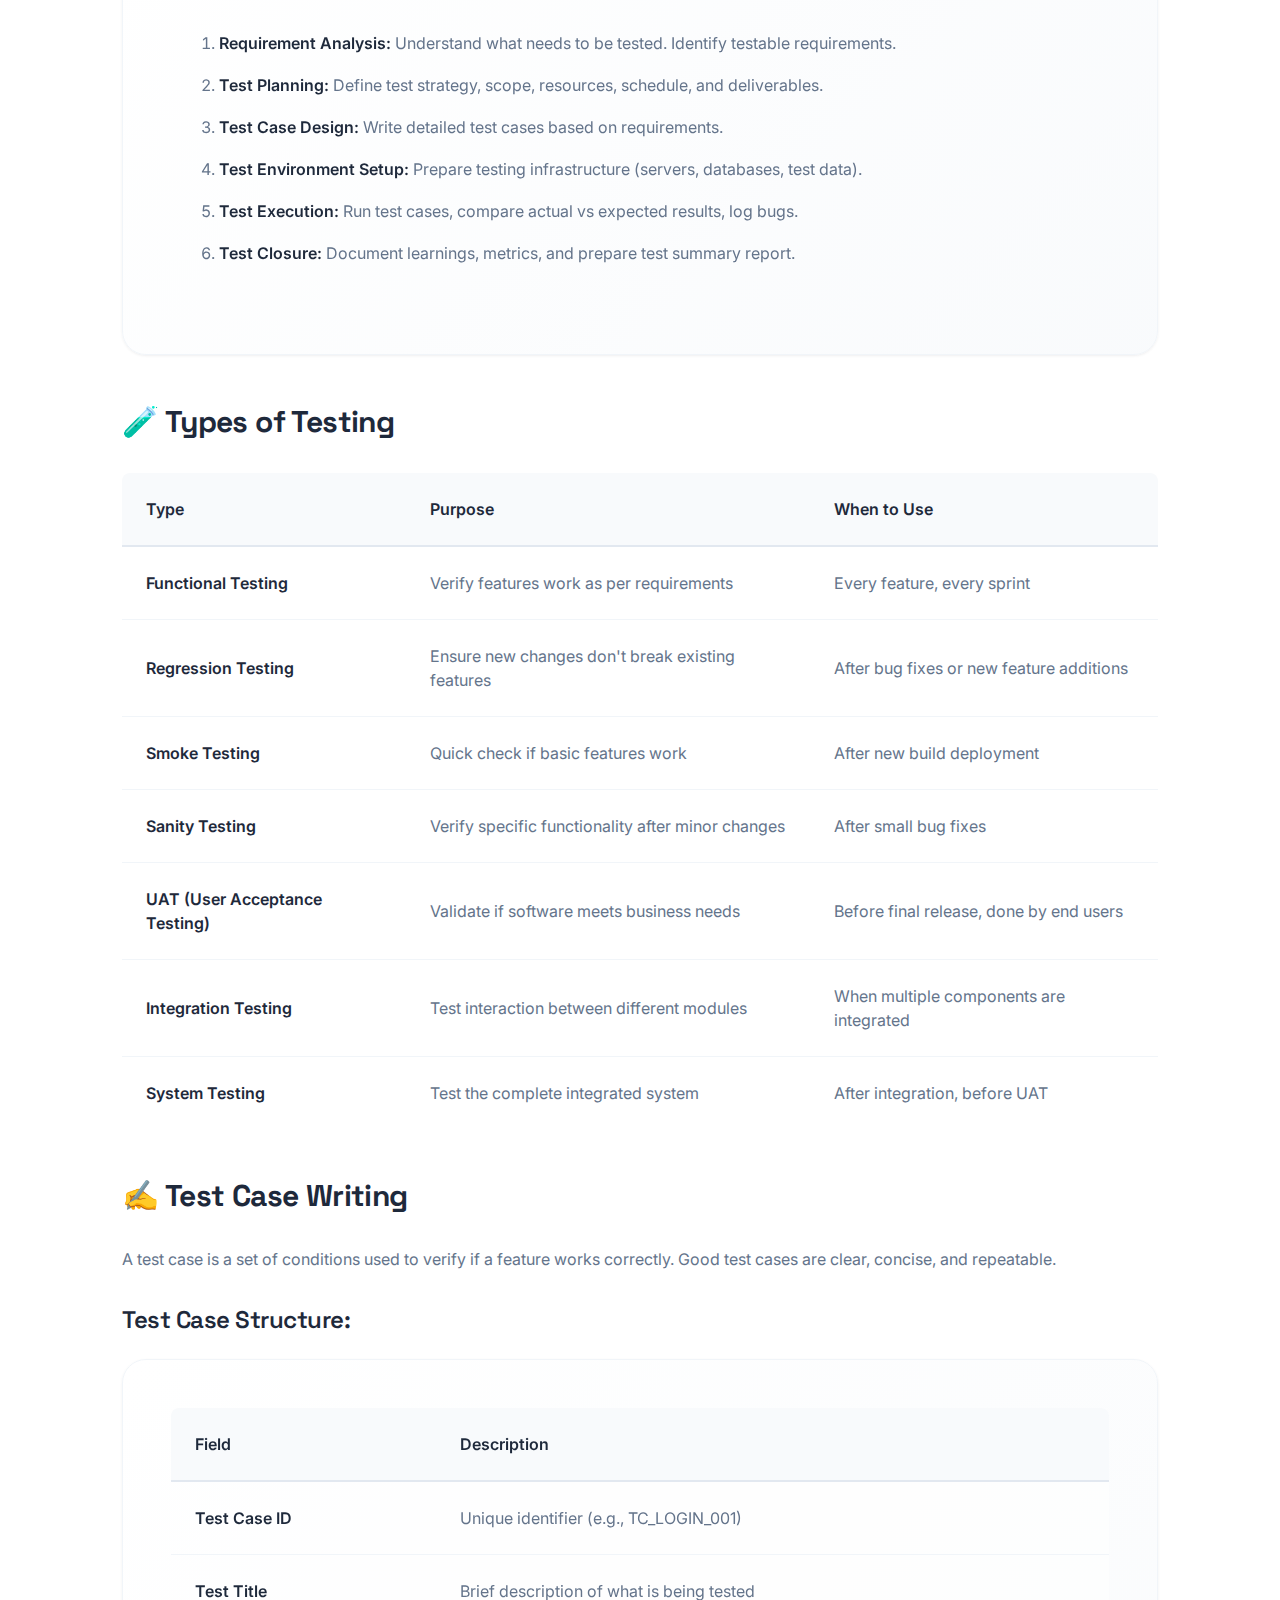
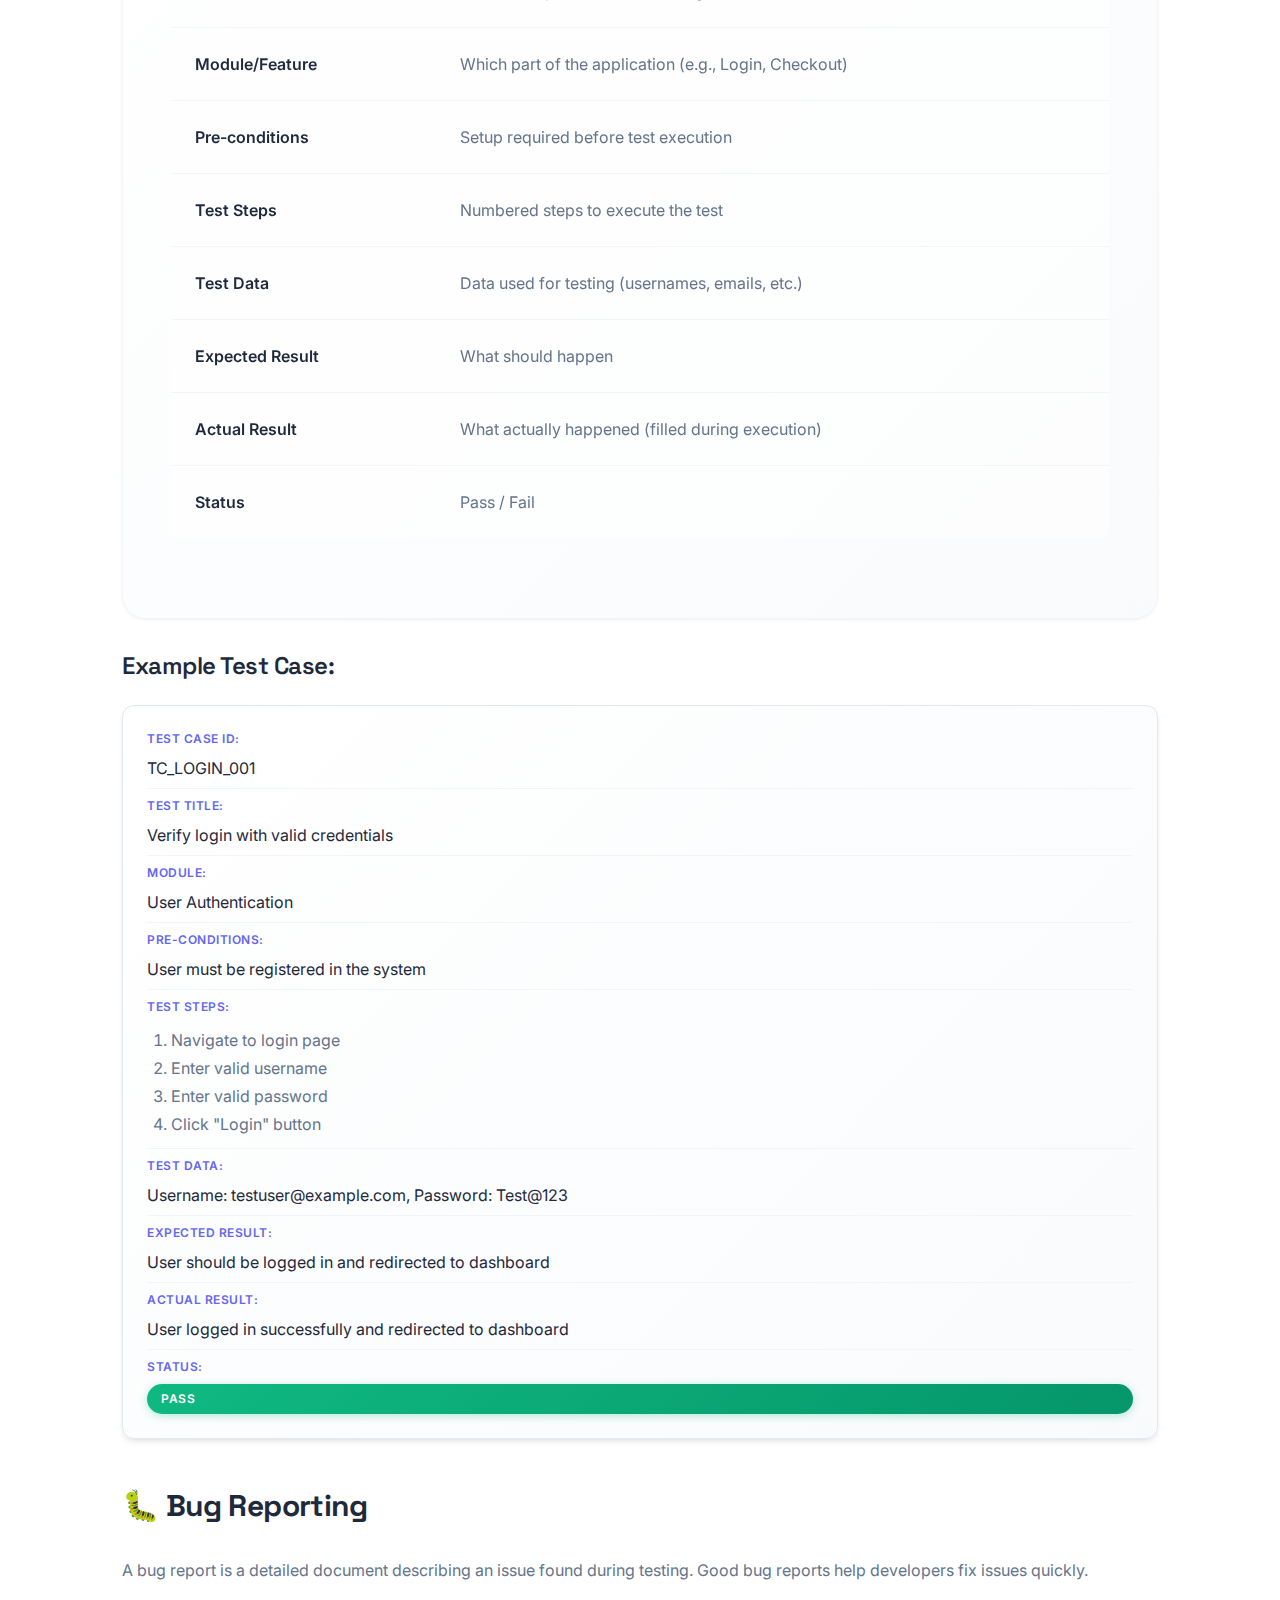
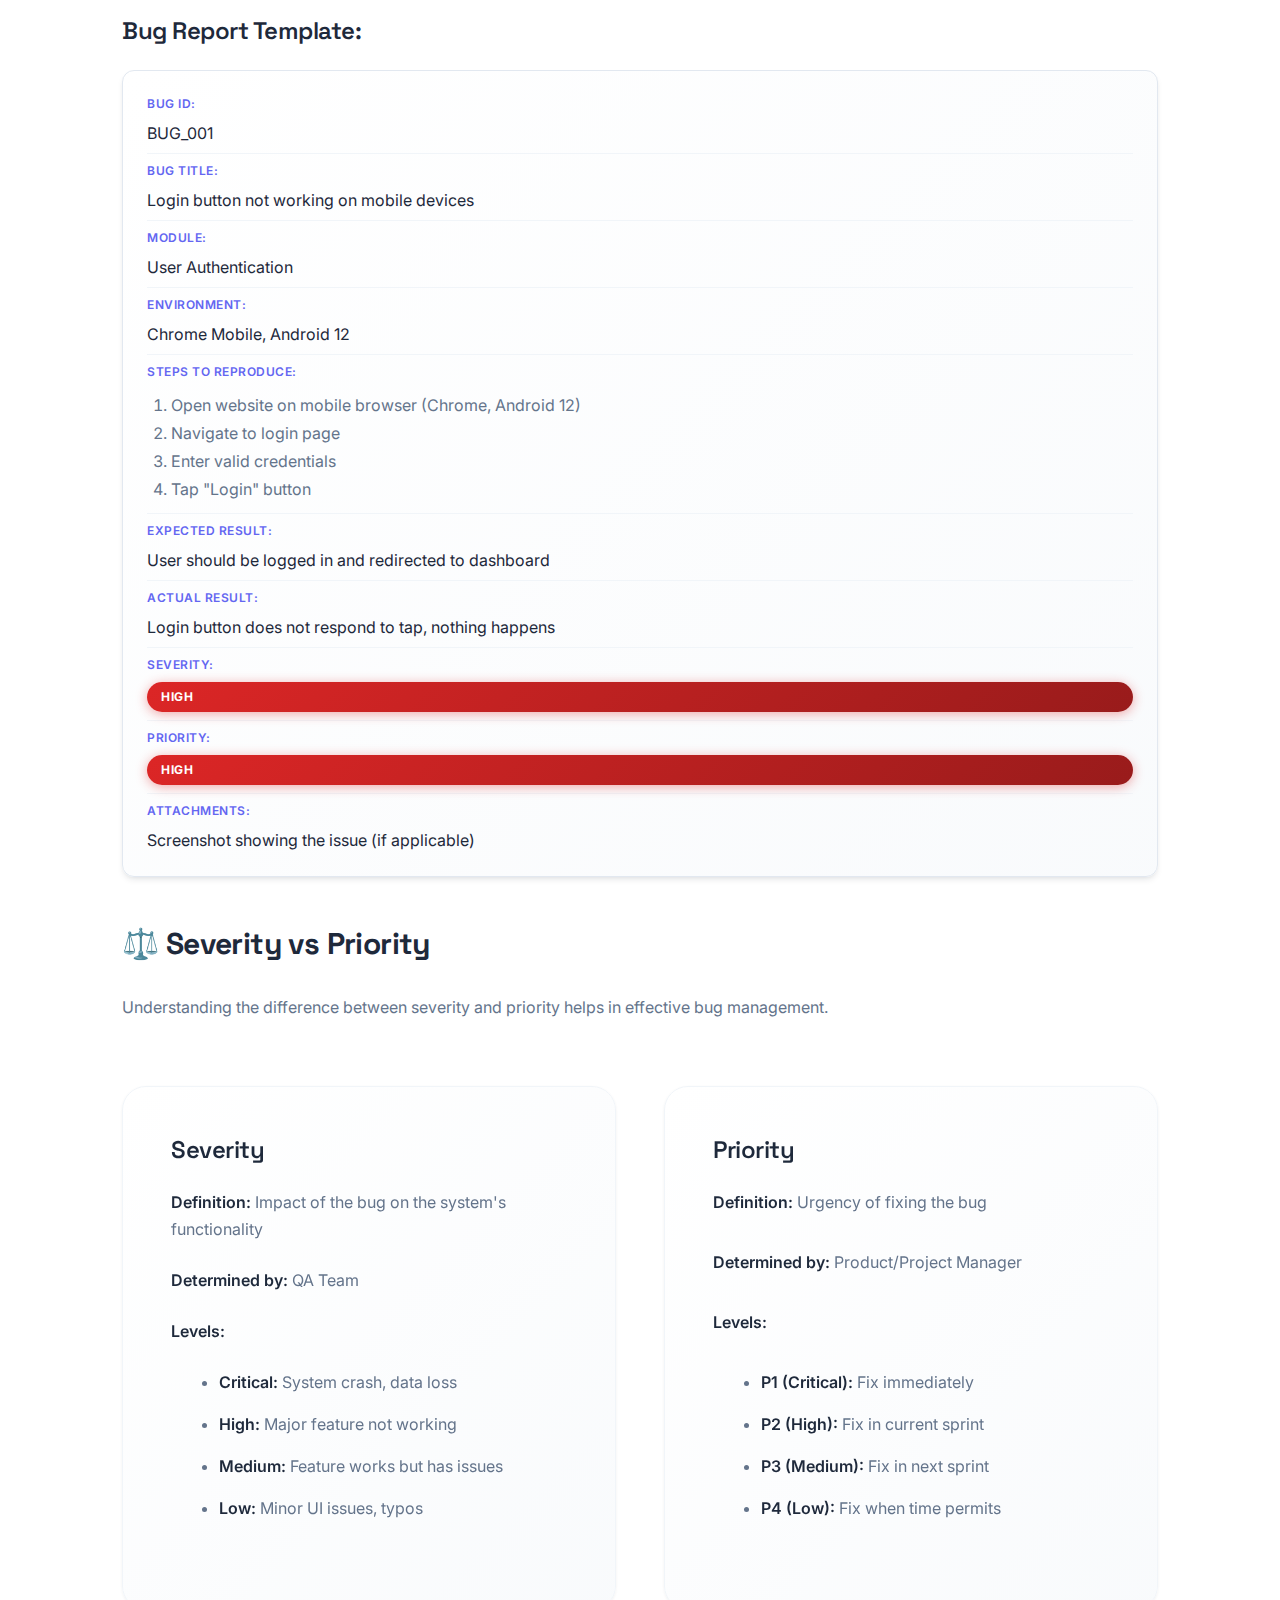
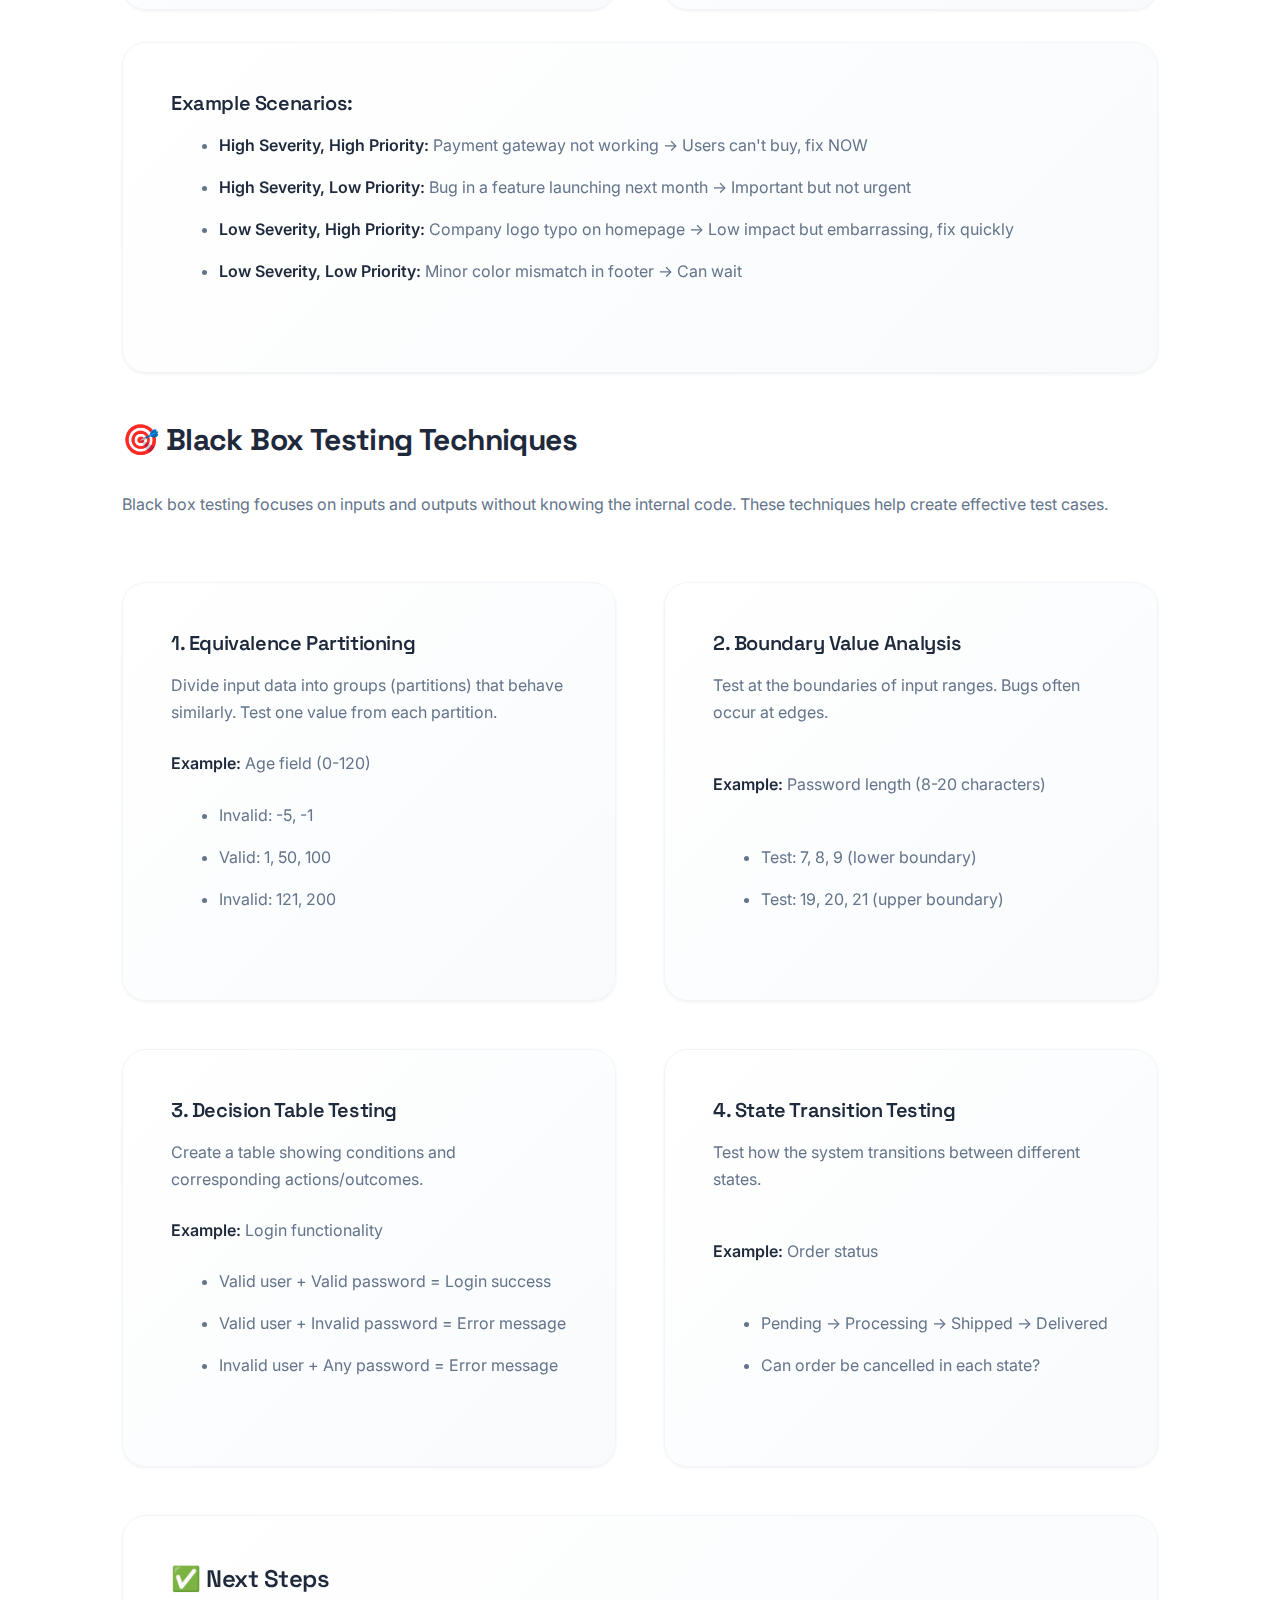
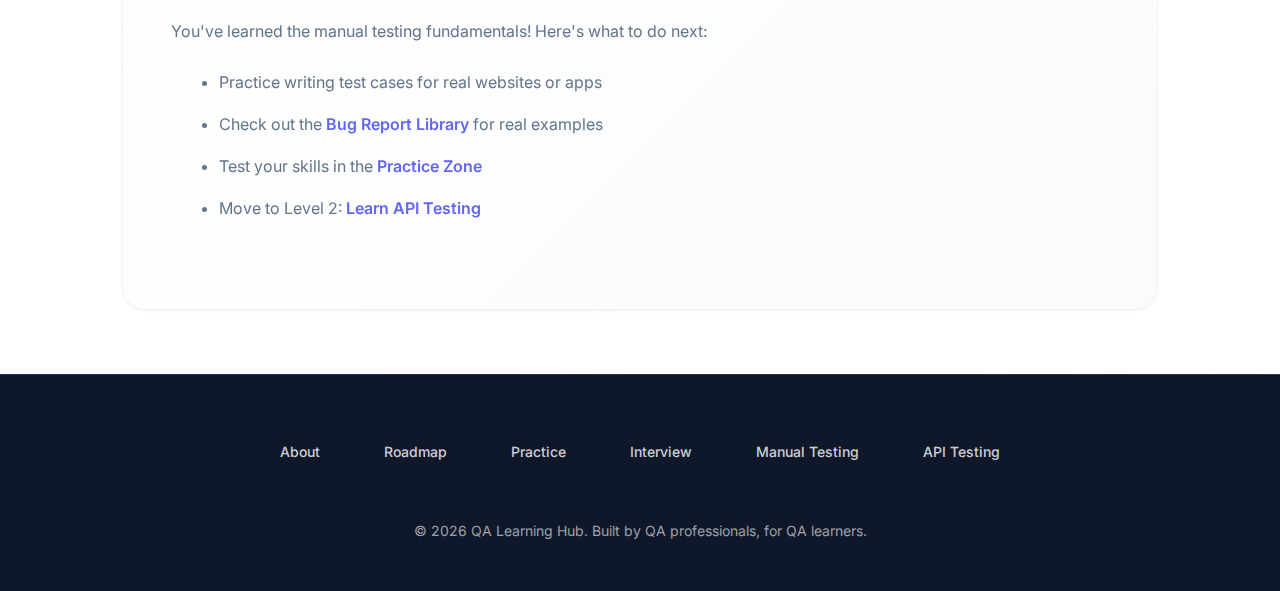
<file: pages/learn/manual-testing.html>
<!DOCTYPE html>
<html lang="en">

<head>
    <meta charset="UTF-8">
    <meta name="viewport" content="width=device-width, initial-scale=1.0">
    <meta name="description"
        content="Complete guide to Manual Testing - Learn SDLC, STLC, test case writing, bug reporting, and testing techniques.">
    <title>Manual Testing Guide - Complete QA Fundamentals</title>
    <link rel="icon" type="image/svg+xml" href="../../favicon.svg">
    <link rel="stylesheet" href="../../css/styles.css">
</head>

<body class="loading">

    <!-- Header Placeholder (loaded from includes/header.html) -->


    <!-- Header & Navigation -->
    <header class="header">
        <nav class="container">
            <div class="nav">
                <a href="../../index.html" class="logo">
                    <img src="../../favicon.svg" alt="QA Learning Hub Logo" class="logo-icon">
                    <span class="logo-text">QA Learning Hub</span>
                </a>

                <button class="hamburger" aria-label="Toggle menu">
                    <span></span>
                    <span></span>
                    <span></span>
                </button>

                <ul class="nav-menu">
                    <li class="nav-item"><a href="../../index.html" class="nav-link">Home</a></li>
                    <li class="nav-item"><a href="../../pages/roadmap.html" class="nav-link">QA Roadmap</a></li>
                    <li class="nav-item dropdown">
                        <a href="#" class="nav-link">Learn</a>
                        <ul class="dropdown-menu">
                            <li class="dropdown-item"><a href="../../pages/learn/manual-testing.html"
                                    class="dropdown-link">Manual Testing</a></li>
                            <li class="dropdown-item"><a href="../../pages/learn/automation.html"
                                    class="dropdown-link">Automation Testing</a></li>
                            <li class="dropdown-item"><a href="../../pages/learn/api-testing.html"
                                    class="dropdown-link">API Testing</a></li>
                        </ul>
                    </li>
                    <li class="nav-item"><a href="../../pages/tools/practice.html" class="nav-link">Practice Zone</a>
                    </li>
                    <li class="nav-item"><a href="../../pages/tools/interview.html" class="nav-link">Interview Prep</a>
                    </li>
                    <li class="nav-item"><a href="../../pages/tools/resume.html" class="nav-link">Resume & Career</a>
                    </li>
                    <li class="nav-item"><a href="../../pages/about.html" class="nav-link">About</a></li>
                </ul>
            </div>
        </nav>
    </header>


    <!-- Page Header -->
    <section class="hero">
        <div class="container">
            <h1>Manual Testing Guide</h1>
            <p>Master the fundamentals of software testing</p>
        </div>
    </section>

    <!-- Content -->
    <section class="section">
        <div class="container">

            <!-- SDLC -->
            <div class="mb-xl">
                <h2>📊 SDLC (Software Development Life Cycle)</h2>
                <p>SDLC is the process followed to develop software from planning to deployment and maintenance.
                    Understanding SDLC helps QA professionals know when and how testing fits into the development
                    process.</p>

                <h3 class="mt-lg">Common SDLC Models:</h3>

                <div class="card-grid">
                    <div class="card">
                        <h4>Waterfall Model</h4>
                        <p><strong>How it works:</strong> Sequential phases - Requirements → Design → Development →
                            Testing → Deployment → Maintenance</p>
                        <p><strong>Testing phase:</strong> Happens after development is complete</p>
                        <p><strong>Best for:</strong> Projects with clear, fixed requirements</p>
                    </div>

                    <div class="card">
                        <h4>Agile Model</h4>
                        <p><strong>How it works:</strong> Iterative development in short sprints (1-4 weeks)</p>
                        <p><strong>Testing phase:</strong> Continuous testing throughout each sprint</p>
                        <p><strong>Best for:</strong> Projects with changing requirements, modern software development
                        </p>
                    </div>

                    <div class="card">
                        <h4>V-Model</h4>
                        <p><strong>How it works:</strong> Each development phase has a corresponding testing phase</p>
                        <p><strong>Testing phase:</strong> Test planning starts early, execution happens later</p>
                        <p><strong>Best for:</strong> Projects requiring high reliability and validation</p>
                    </div>
                </div>
            </div>

            <!-- STLC -->
            <div class="mb-xl">
                <h2>🔄 STLC (Software Testing Life Cycle)</h2>
                <p>STLC is the step-by-step process followed by QA teams to ensure comprehensive testing. It's a subset
                    of SDLC focused specifically on testing activities.</p>

                <div class="card mt-md">
                    <h3>STLC Phases:</h3>
                    <ol class="stagger-reveal">
                        <li><strong>Requirement Analysis:</strong> Understand what needs to be tested. Identify testable
                            requirements.</li>
                        <li><strong>Test Planning:</strong> Define test strategy, scope, resources, schedule, and
                            deliverables.</li>
                        <li><strong>Test Case Design:</strong> Write detailed test cases based on requirements.</li>
                        <li><strong>Test Environment Setup:</strong> Prepare testing infrastructure (servers, databases,
                            test data).</li>
                        <li><strong>Test Execution:</strong> Run test cases, compare actual vs expected results, log
                            bugs.</li>
                        <li><strong>Test Closure:</strong> Document learnings, metrics, and prepare test summary report.
                        </li>
                    </ol>
                </div>
            </div>

            <!-- Types of Testing -->
            <div class="mb-xl">
                <h2>🧪 Types of Testing</h2>

                <table>
                    <thead>
                        <tr>
                            <th>Type</th>
                            <th>Purpose</th>
                            <th>When to Use</th>
                        </tr>
                    </thead>
                    <tbody>
                        <tr>
                            <td><strong>Functional Testing</strong></td>
                            <td>Verify features work as per requirements</td>
                            <td>Every feature, every sprint</td>
                        </tr>
                        <tr>
                            <td><strong>Regression Testing</strong></td>
                            <td>Ensure new changes don't break existing features</td>
                            <td>After bug fixes or new feature additions</td>
                        </tr>
                        <tr>
                            <td><strong>Smoke Testing</strong></td>
                            <td>Quick check if basic features work</td>
                            <td>After new build deployment</td>
                        </tr>
                        <tr>
                            <td><strong>Sanity Testing</strong></td>
                            <td>Verify specific functionality after minor changes</td>
                            <td>After small bug fixes</td>
                        </tr>
                        <tr>
                            <td><strong>UAT (User Acceptance Testing)</strong></td>
                            <td>Validate if software meets business needs</td>
                            <td>Before final release, done by end users</td>
                        </tr>
                        <tr>
                            <td><strong>Integration Testing</strong></td>
                            <td>Test interaction between different modules</td>
                            <td>When multiple components are integrated</td>
                        </tr>
                        <tr>
                            <td><strong>System Testing</strong></td>
                            <td>Test the complete integrated system</td>
                            <td>After integration, before UAT</td>
                        </tr>
                    </tbody>
                </table>
            </div>

            <!-- Test Case Writing -->
            <div class="mb-xl">
                <h2>✍️ Test Case Writing</h2>
                <p>A test case is a set of conditions used to verify if a feature works correctly. Good test cases are
                    clear, concise, and repeatable.</p>

                <h3 class="mt-lg">Test Case Structure:</h3>

                <div class="card">
                    <table>
                        <thead>
                            <tr>
                                <th>Field</th>
                                <th>Description</th>
                            </tr>
                        </thead>
                        <tbody>
                            <tr>
                                <td><strong>Test Case ID</strong></td>
                                <td>Unique identifier (e.g., TC_LOGIN_001)</td>
                            </tr>
                            <tr>
                                <td><strong>Test Title</strong></td>
                                <td>Brief description of what is being tested</td>
                            </tr>
                            <tr>
                                <td><strong>Module/Feature</strong></td>
                                <td>Which part of the application (e.g., Login, Checkout)</td>
                            </tr>
                            <tr>
                                <td><strong>Pre-conditions</strong></td>
                                <td>Setup required before test execution</td>
                            </tr>
                            <tr>
                                <td><strong>Test Steps</strong></td>
                                <td>Numbered steps to execute the test</td>
                            </tr>
                            <tr>
                                <td><strong>Test Data</strong></td>
                                <td>Data used for testing (usernames, emails, etc.)</td>
                            </tr>
                            <tr>
                                <td><strong>Expected Result</strong></td>
                                <td>What should happen</td>
                            </tr>
                            <tr>
                                <td><strong>Actual Result</strong></td>
                                <td>What actually happened (filled during execution)</td>
                            </tr>
                            <tr>
                                <td><strong>Status</strong></td>
                                <td>Pass / Fail</td>
                            </tr>
                        </tbody>
                    </table>
                </div>

                <h3 class="mt-lg">Example Test Case:</h3>

                <div class="bug-example">
                    <div class="bug-field">
                        <strong>Test Case ID:</strong> TC_LOGIN_001
                    </div>
                    <div class="bug-field">
                        <strong>Test Title:</strong> Verify login with valid credentials
                    </div>
                    <div class="bug-field">
                        <strong>Module:</strong> User Authentication
                    </div>
                    <div class="bug-field">
                        <strong>Pre-conditions:</strong> User must be registered in the system
                    </div>
                    <div class="bug-field">
                        <strong>Test Steps:</strong>
                        <ol>
                            <li>Navigate to login page</li>
                            <li>Enter valid username</li>
                            <li>Enter valid password</li>
                            <li>Click "Login" button</li>
                        </ol>
                    </div>
                    <div class="bug-field">
                        <strong>Test Data:</strong> Username: testuser@example.com, Password: Test@123
                    </div>
                    <div class="bug-field">
                        <strong>Expected Result:</strong> User should be logged in and redirected to dashboard
                    </div>
                    <div class="bug-field">
                        <strong>Actual Result:</strong> User logged in successfully and redirected to dashboard
                    </div>
                    <div class="bug-field">
                        <strong>Status:</strong> <span class="badge badge-success">PASS</span>
                    </div>
                </div>
            </div>

            <!-- Bug Reporting -->
            <div class="mb-xl">
                <h2>🐛 Bug Reporting</h2>
                <p>A bug report is a detailed document describing an issue found during testing. Good bug reports help
                    developers fix issues quickly.</p>

                <h3 class="mt-lg">Bug Report Template:</h3>

                <div class="bug-example">
                    <div class="bug-field">
                        <strong>Bug ID:</strong> BUG_001
                    </div>
                    <div class="bug-field">
                        <strong>Bug Title:</strong> Login button not working on mobile devices
                    </div>
                    <div class="bug-field">
                        <strong>Module:</strong> User Authentication
                    </div>
                    <div class="bug-field">
                        <strong>Environment:</strong> Chrome Mobile, Android 12
                    </div>
                    <div class="bug-field">
                        <strong>Steps to Reproduce:</strong>
                        <ol>
                            <li>Open website on mobile browser (Chrome, Android 12)</li>
                            <li>Navigate to login page</li>
                            <li>Enter valid credentials</li>
                            <li>Tap "Login" button</li>
                        </ol>
                    </div>
                    <div class="bug-field">
                        <strong>Expected Result:</strong> User should be logged in and redirected to dashboard
                    </div>
                    <div class="bug-field">
                        <strong>Actual Result:</strong> Login button does not respond to tap, nothing happens
                    </div>
                    <div class="bug-field">
                        <strong>Severity:</strong> <span class="bug-severity high">High</span>
                    </div>
                    <div class="bug-field">
                        <strong>Priority:</strong> <span class="bug-severity high">High</span>
                    </div>
                    <div class="bug-field">
                        <strong>Attachments:</strong> Screenshot showing the issue (if applicable)
                    </div>
                </div>
            </div>

            <!-- Severity vs Priority -->
            <div class="mb-xl">
                <h2>⚖️ Severity vs Priority</h2>
                <p>Understanding the difference between severity and priority helps in effective bug management.</p>

                <div class="card-grid-2">
                    <div class="card">
                        <h3>Severity</h3>
                        <p><strong>Definition:</strong> Impact of the bug on the system's functionality</p>
                        <p><strong>Determined by:</strong> QA Team</p>
                        <p><strong>Levels:</strong></p>
                        <ul>
                            <li><strong>Critical:</strong> System crash, data loss</li>
                            <li><strong>High:</strong> Major feature not working</li>
                            <li><strong>Medium:</strong> Feature works but has issues</li>
                            <li><strong>Low:</strong> Minor UI issues, typos</li>
                        </ul>
                    </div>

                    <div class="card">
                        <h3>Priority</h3>
                        <p><strong>Definition:</strong> Urgency of fixing the bug</p>
                        <p><strong>Determined by:</strong> Product/Project Manager</p>
                        <p><strong>Levels:</strong></p>
                        <ul>
                            <li><strong>P1 (Critical):</strong> Fix immediately</li>
                            <li><strong>P2 (High):</strong> Fix in current sprint</li>
                            <li><strong>P3 (Medium):</strong> Fix in next sprint</li>
                            <li><strong>P4 (Low):</strong> Fix when time permits</li>
                        </ul>
                    </div>
                </div>

                <div class="card mt-lg">
                    <h4>Example Scenarios:</h4>
                    <ul>
                        <li><strong>High Severity, High Priority:</strong> Payment gateway not working → Users can't
                            buy, fix NOW</li>
                        <li><strong>High Severity, Low Priority:</strong> Bug in a feature launching next month →
                            Important but not urgent</li>
                        <li><strong>Low Severity, High Priority:</strong> Company logo typo on homepage → Low impact but
                            embarrassing, fix quickly</li>
                        <li><strong>Low Severity, Low Priority:</strong> Minor color mismatch in footer → Can wait</li>
                    </ul>
                </div>
            </div>

            <!-- Black Box Testing Techniques -->
            <div class="mb-xl">
                <h2>🎯 Black Box Testing Techniques</h2>
                <p>Black box testing focuses on inputs and outputs without knowing the internal code. These techniques
                    help create effective test cases.</p>

                <div class="card-grid-2x2">
                    <div class="card">
                        <h4>1. Equivalence Partitioning</h4>
                        <p>Divide input data into groups (partitions) that behave similarly. Test one value from each
                            partition.</p>
                        <p><strong>Example:</strong> Age field (0-120)</p>
                        <ul>
                            <li>Invalid: -5, -1</li>
                            <li>Valid: 1, 50, 100</li>
                            <li>Invalid: 121, 200</li>
                        </ul>
                    </div>

                    <div class="card">
                        <h4>2. Boundary Value Analysis</h4>
                        <p>Test at the boundaries of input ranges. Bugs often occur at edges.</p>
                        <p><strong>Example:</strong> Password length (8-20 characters)</p>
                        <ul>
                            <li>Test: 7, 8, 9 (lower boundary)</li>
                            <li>Test: 19, 20, 21 (upper boundary)</li>
                        </ul>
                    </div>

                    <div class="card">
                        <h4>3. Decision Table Testing</h4>
                        <p>Create a table showing conditions and corresponding actions/outcomes.</p>
                        <p><strong>Example:</strong> Login functionality</p>
                        <ul>
                            <li>Valid user + Valid password = Login success</li>
                            <li>Valid user + Invalid password = Error message</li>
                            <li>Invalid user + Any password = Error message</li>
                        </ul>
                    </div>

                    <div class="card">
                        <h4>4. State Transition Testing</h4>
                        <p>Test how the system transitions between different states.</p>
                        <p><strong>Example:</strong> Order status</p>
                        <ul>
                            <li>Pending → Processing → Shipped → Delivered</li>
                            <li>Can order be cancelled in each state?</li>
                        </ul>
                    </div>
                </div>
            </div>

            <!-- Next Steps -->
            <div class="card">
                <h3>✅ Next Steps</h3>
                <p>You've learned the manual testing fundamentals! Here's what to do next:</p>
                <ul>
                    <li>Practice writing test cases for real websites or apps</li>
                    <li>Check out the <a href="../tools/bug-library.html">Bug Report Library</a> for real examples</li>
                    <li>Test your skills in the <a href="../tools/practice.html">Practice Zone</a></li>
                    <li>Move to Level 2: <a href="../learn/api-testing.html">Learn API Testing</a></li>
                </ul>
            </div>

        </div>
    </section>

    <!-- Footer Placeholder (loaded from includes/footer.html) -->


    <!-- Footer -->
    <footer class="footer">
        <div class="container">
            <ul class="footer-links">
                <li><a href="../../pages/about.html">About</a></li>
                <li><a href="../../pages/roadmap.html">Roadmap</a></li>
                <li><a href="../../pages/tools/practice.html">Practice</a></li>
                <li><a href="../../pages/tools/interview.html">Interview</a></li>
                <li><a href="../../pages/learn/manual-testing.html">Manual Testing</a></li>
                <li><a href="../../pages/learn/api-testing.html">API Testing</a></li>
            </ul>
            <p class="footer-text">© 2026 QA Learning Hub. Built by QA professionals, for QA learners.</p>
        </div>
    </footer>





    <script src="../../js/main.js"></script>
</body>

</html>
</file>
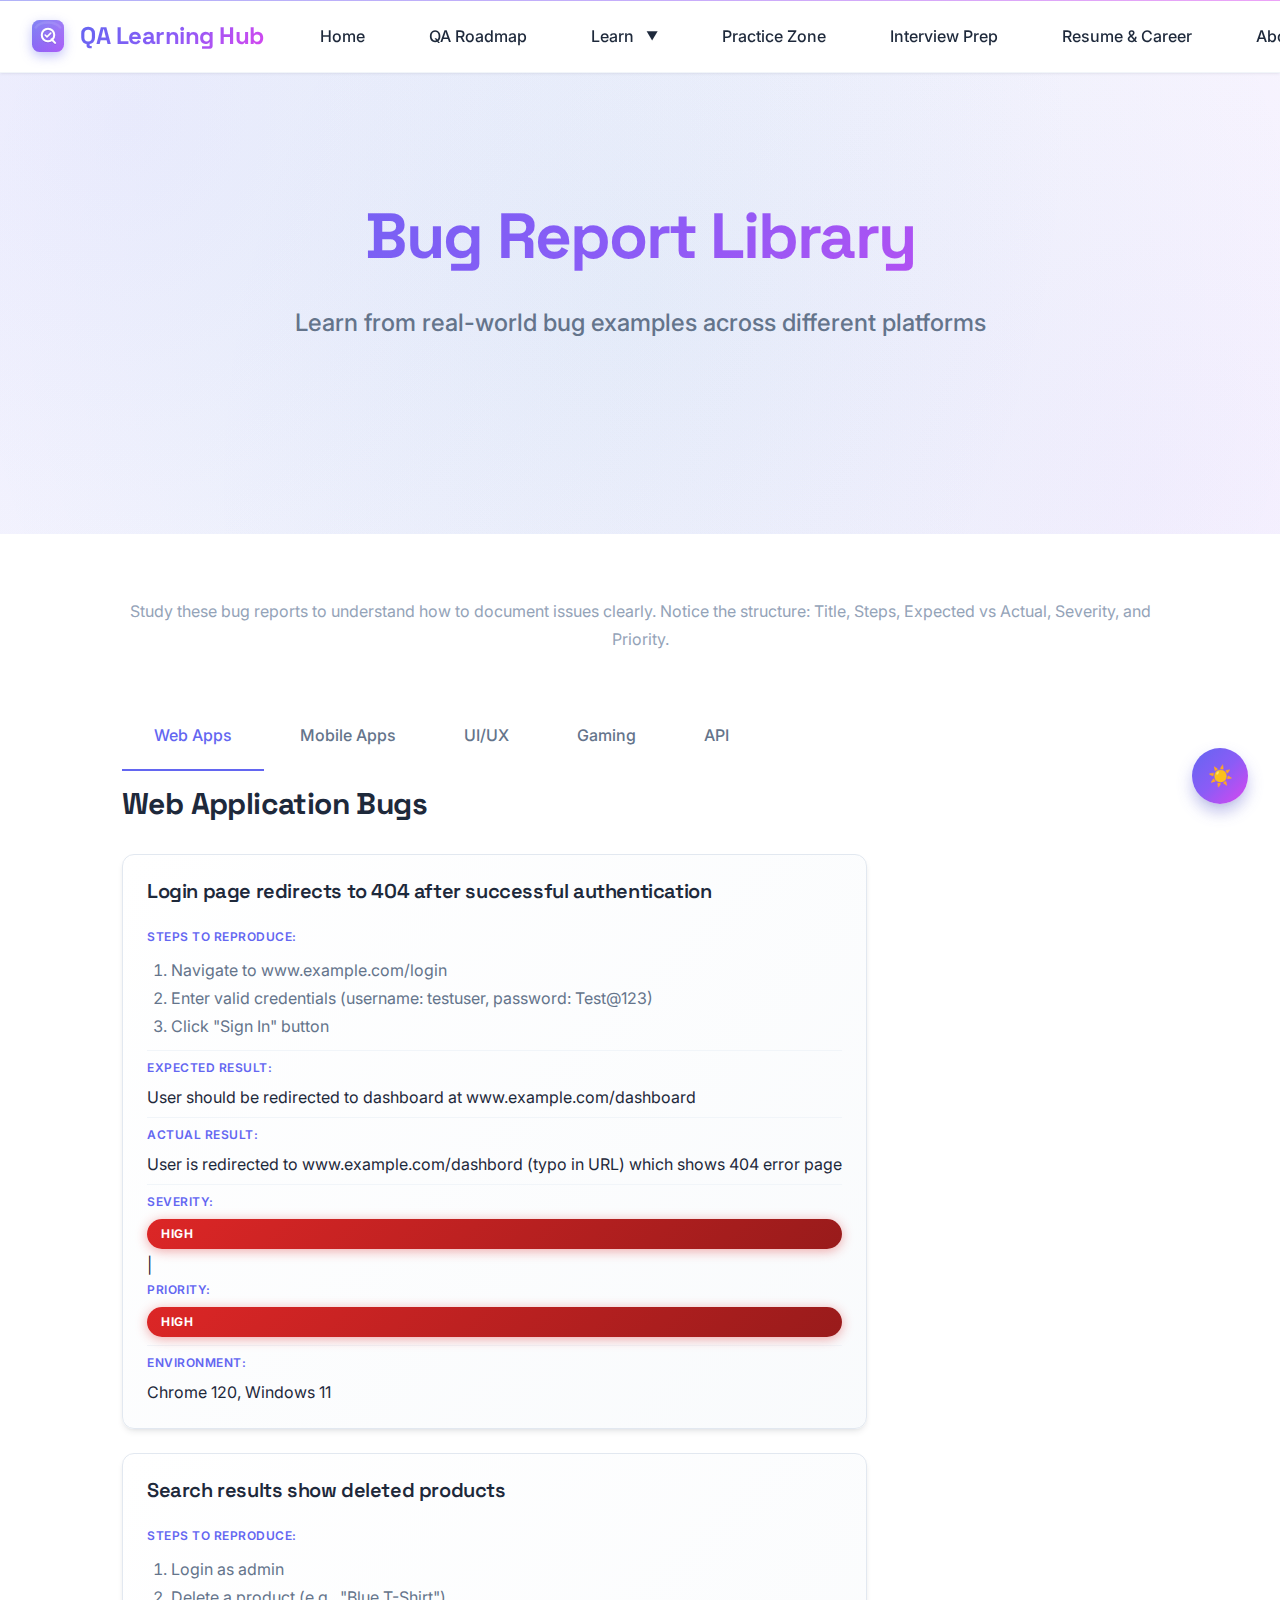
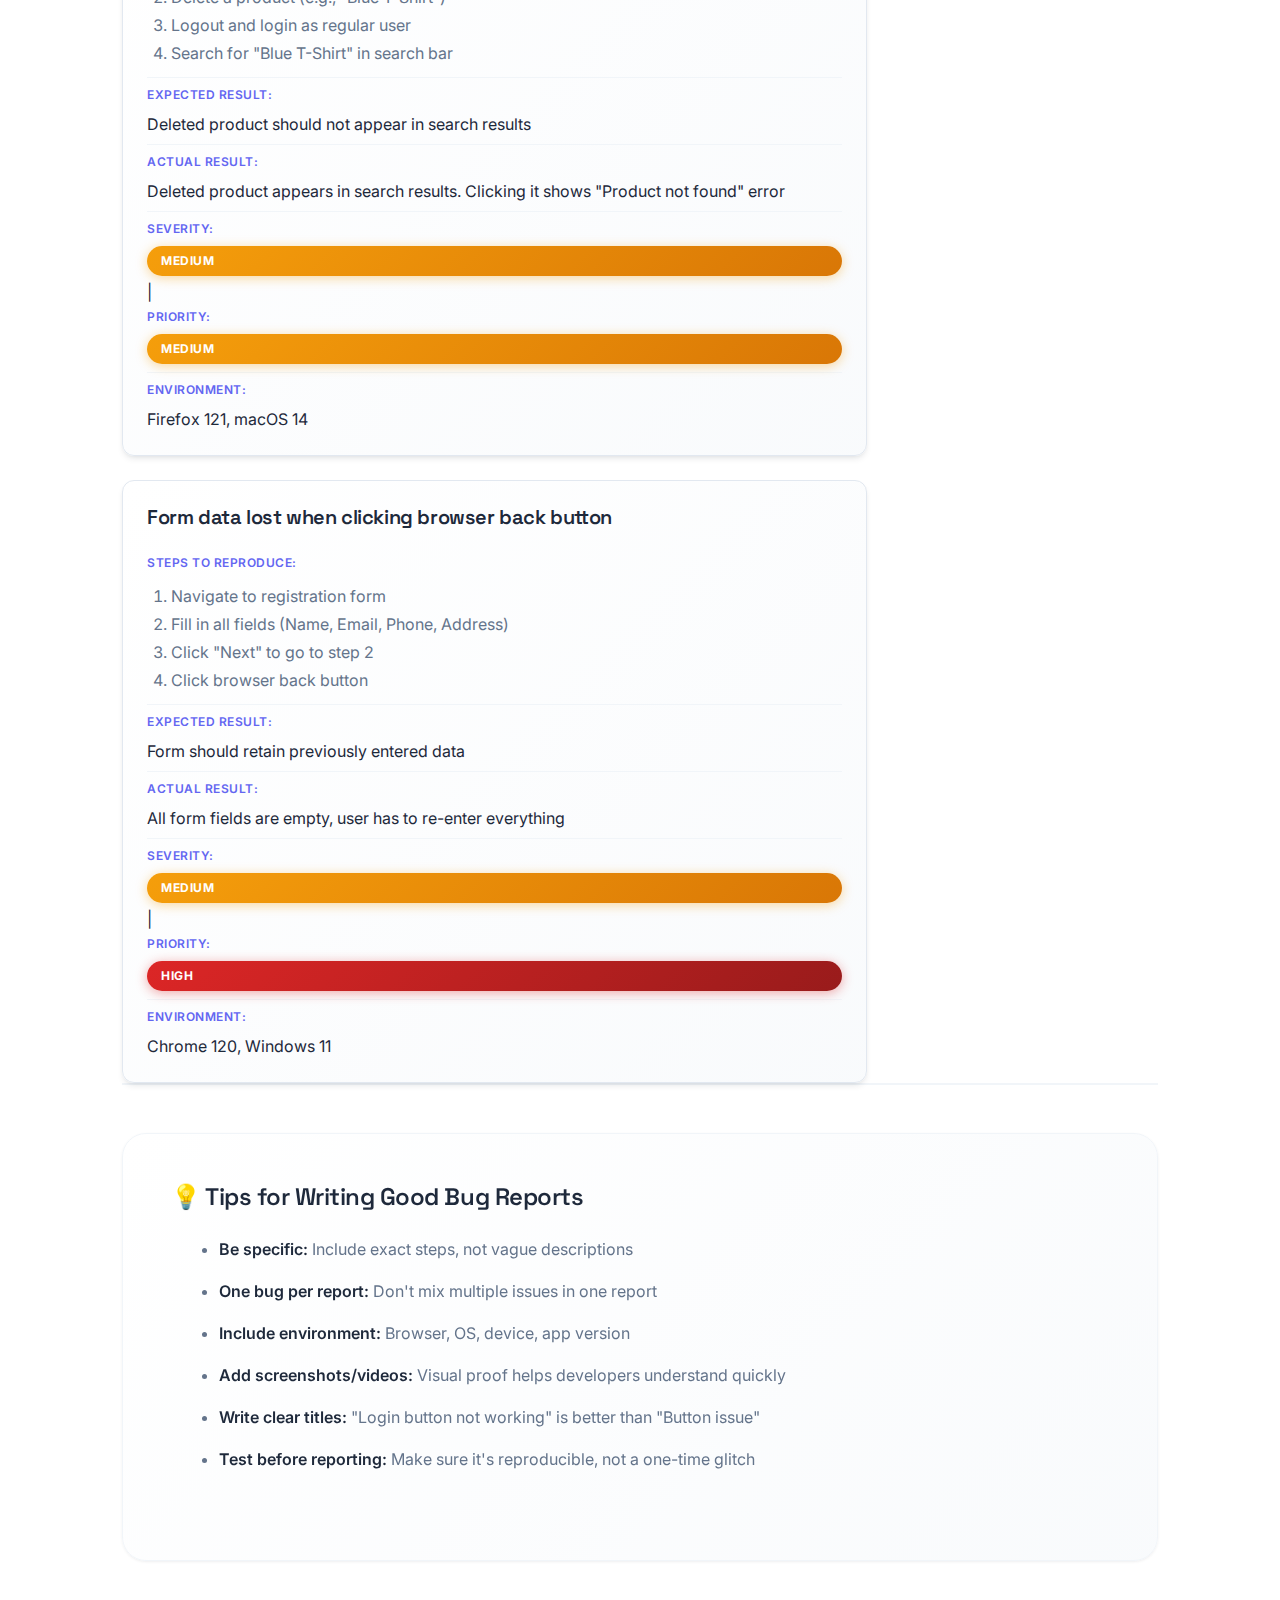
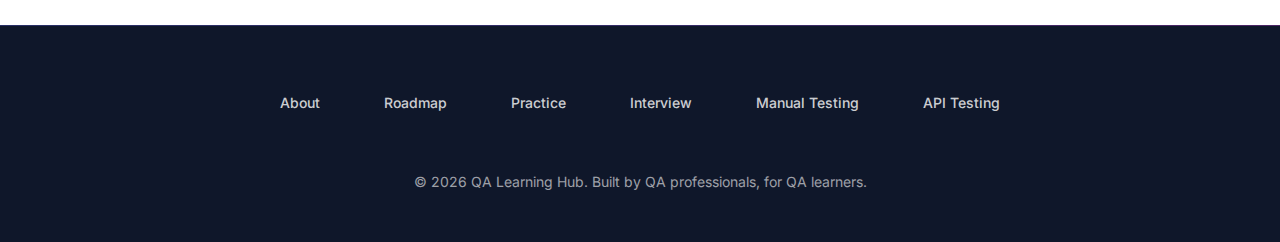
<file: pages/tools/bug-library.html>
<!DOCTYPE html>
<html lang="en">

<head>
    <meta charset="UTF-8">
    <meta name="viewport" content="width=device-width, initial-scale=1.0">
    <meta name="description"
        content="Real-world bug report examples for Web, Mobile, UI/UX, Gaming, and API testing. Learn how to write effective bug reports.">
    <title>Bug Report Library - Real QA Bug Examples</title>
    <link rel="icon" type="image/svg+xml" href="../../favicon.svg">
    <link rel="stylesheet" href="../../css/styles.css">
</head>

<body class="loading">

    <!-- Header Placeholder (loaded from includes/header.html) -->


    <!-- Header & Navigation -->
    <header class="header">
        <nav class="container">
            <div class="nav">
                <a href="../../index.html" class="logo">
                    <img src="../../favicon.svg" alt="QA Learning Hub Logo" class="logo-icon">
                    <span class="logo-text">QA Learning Hub</span>
                </a>

                <button class="hamburger" aria-label="Toggle menu">
                    <span></span>
                    <span></span>
                    <span></span>
                </button>

                <ul class="nav-menu">
                    <li class="nav-item"><a href="../../index.html" class="nav-link">Home</a></li>
                    <li class="nav-item"><a href="../../pages/roadmap.html" class="nav-link">QA Roadmap</a></li>
                    <li class="nav-item dropdown">
                        <a href="#" class="nav-link">Learn</a>
                        <ul class="dropdown-menu">
                            <li class="dropdown-item"><a href="../../pages/learn/manual-testing.html"
                                    class="dropdown-link">Manual Testing</a></li>
                            <li class="dropdown-item"><a href="../../pages/learn/automation.html"
                                    class="dropdown-link">Automation Testing</a></li>
                            <li class="dropdown-item"><a href="../../pages/learn/api-testing.html"
                                    class="dropdown-link">API Testing</a></li>
                        </ul>
                    </li>
                    <li class="nav-item"><a href="../../pages/tools/practice.html" class="nav-link">Practice Zone</a>
                    </li>
                    <li class="nav-item"><a href="../../pages/tools/interview.html" class="nav-link">Interview Prep</a>
                    </li>
                    <li class="nav-item"><a href="../../pages/tools/resume.html" class="nav-link">Resume & Career</a>
                    </li>
                    <li class="nav-item"><a href="../../pages/about.html" class="nav-link">About</a></li>
                </ul>
            </div>
        </nav>
    </header>


    <!-- Page Header -->
    <section class="hero">
        <div class="container">
            <h1>Bug Report Library</h1>
            <p>Learn from real-world bug examples across different platforms</p>
        </div>
    </section>

    <!-- Content -->
    <section class="section">
        <div class="container">

            <p class="text-center text-muted mb-xl">Study these bug reports to understand how to document issues
                clearly. Notice the structure: Title, Steps, Expected vs Actual, Severity, and Priority.</p>

            <!-- Tabs -->
            <div class="tabs">
                <div class="tab-buttons">
                    <button class="tab-button active" data-tab="web-bugs">Web Apps</button>
                    <button class="tab-button" data-tab="mobile-bugs">Mobile Apps</button>
                    <button class="tab-button" data-tab="ui-bugs">UI/UX</button>
                    <button class="tab-button" data-tab="gaming-bugs">Gaming</button>
                    <button class="tab-button" data-tab="api-bugs">API</button>
                </div>

                <!-- WEB BUGS -->
                <div id="web-bugs" class="tab-content active">
                    <h2>Web Application Bugs</h2>

                    <div class="bug-example">
                        <h4 class="bug-title">Login page redirects to 404 after successful authentication</h4>

                        <div class="bug-field">
                            <strong>Steps to Reproduce:</strong>
                            <ol>
                                <li>Navigate to www.example.com/login</li>
                                <li>Enter valid credentials (username: testuser, password: Test@123)</li>
                                <li>Click "Sign In" button</li>
                            </ol>
                        </div>

                        <div class="bug-field">
                            <strong>Expected Result:</strong> User should be redirected to dashboard at
                            www.example.com/dashboard
                        </div>

                        <div class="bug-field">
                            <strong>Actual Result:</strong> User is redirected to www.example.com/dashbord (typo in URL)
                            which shows 404 error page
                        </div>

                        <div class="bug-field">
                            <strong>Severity:</strong> <span class="bug-severity high">High</span> |
                            <strong>Priority:</strong> <span class="bug-severity high">High</span>
                        </div>

                        <div class="bug-field">
                            <strong>Environment:</strong> Chrome 120, Windows 11
                        </div>
                    </div>

                    <div class="bug-example">
                        <h4 class="bug-title">Search results show deleted products</h4>

                        <div class="bug-field">
                            <strong>Steps to Reproduce:</strong>
                            <ol>
                                <li>Login as admin</li>
                                <li>Delete a product (e.g., "Blue T-Shirt")</li>
                                <li>Logout and login as regular user</li>
                                <li>Search for "Blue T-Shirt" in search bar</li>
                            </ol>
                        </div>

                        <div class="bug-field">
                            <strong>Expected Result:</strong> Deleted product should not appear in search results
                        </div>

                        <div class="bug-field">
                            <strong>Actual Result:</strong> Deleted product appears in search results. Clicking it shows
                            "Product not found" error
                        </div>

                        <div class="bug-field">
                            <strong>Severity:</strong> <span class="bug-severity medium">Medium</span> |
                            <strong>Priority:</strong> <span class="bug-severity medium">Medium</span>
                        </div>

                        <div class="bug-field">
                            <strong>Environment:</strong> Firefox 121, macOS 14
                        </div>
                    </div>

                    <div class="bug-example">
                        <h4 class="bug-title">Form data lost when clicking browser back button</h4>

                        <div class="bug-field">
                            <strong>Steps to Reproduce:</strong>
                            <ol>
                                <li>Navigate to registration form</li>
                                <li>Fill in all fields (Name, Email, Phone, Address)</li>
                                <li>Click "Next" to go to step 2</li>
                                <li>Click browser back button</li>
                            </ol>
                        </div>

                        <div class="bug-field">
                            <strong>Expected Result:</strong> Form should retain previously entered data
                        </div>

                        <div class="bug-field">
                            <strong>Actual Result:</strong> All form fields are empty, user has to re-enter everything
                        </div>

                        <div class="bug-field">
                            <strong>Severity:</strong> <span class="bug-severity medium">Medium</span> |
                            <strong>Priority:</strong> <span class="bug-severity high">High</span>
                        </div>

                        <div class="bug-field">
                            <strong>Environment:</strong> Chrome 120, Windows 11
                        </div>
                    </div>
                </div>

                <!-- MOBILE BUGS -->
                <div id="mobile-bugs" class="tab-content">
                    <h2>Mobile Application Bugs</h2>

                    <div class="bug-example">
                        <h4 class="bug-title">App crashes when uploading images larger than 5MB</h4>

                        <div class="bug-field">
                            <strong>Steps to Reproduce:</strong>
                            <ol>
                                <li>Open mobile app</li>
                                <li>Navigate to Profile → Edit Profile</li>
                                <li>Tap "Upload Photo"</li>
                                <li>Select an image larger than 5MB from gallery</li>
                            </ol>
                        </div>

                        <div class="bug-field">
                            <strong>Expected Result:</strong> App should compress image or show error message "File too
                            large, max 5MB"
                        </div>

                        <div class="bug-field">
                            <strong>Actual Result:</strong> App crashes immediately without any error message
                        </div>

                        <div class="bug-field">
                            <strong>Severity:</strong> <span class="bug-severity high">High</span> |
                            <strong>Priority:</strong> <span class="bug-severity high">High</span>
                        </div>

                        <div class="bug-field">
                            <strong>Environment:</strong> Android 13, Samsung Galaxy S23
                        </div>
                    </div>

                    <div class="bug-example">
                        <h4 class="bug-title">Keyboard covers input field on login screen</h4>

                        <div class="bug-field">
                            <strong>Steps to Reproduce:</strong>
                            <ol>
                                <li>Open app on iPhone 14</li>
                                <li>Tap on password field</li>
                                <li>Keyboard appears</li>
                            </ol>
                        </div>

                        <div class="bug-field">
                            <strong>Expected Result:</strong> Screen should scroll up so password field is visible above
                            keyboard
                        </div>

                        <div class="bug-field">
                            <strong>Actual Result:</strong> Keyboard completely covers the password field, user cannot
                            see what they're typing
                        </div>

                        <div class="bug-field">
                            <strong>Severity:</strong> <span class="bug-severity medium">Medium</span> |
                            <strong>Priority:</strong> <span class="bug-severity high">High</span>
                        </div>

                        <div class="bug-field">
                            <strong>Environment:</strong> iOS 17.2, iPhone 14
                        </div>
                    </div>

                    <div class="bug-example">
                        <h4 class="bug-title">Push notifications not working when app is closed</h4>

                        <div class="bug-field">
                            <strong>Steps to Reproduce:</strong>
                            <ol>
                                <li>Enable push notifications in app settings</li>
                                <li>Close the app completely (swipe away from recent apps)</li>
                                <li>Have another user send you a message</li>
                            </ol>
                        </div>

                        <div class="bug-field">
                            <strong>Expected Result:</strong> User should receive push notification even when app is
                            closed
                        </div>

                        <div class="bug-field">
                            <strong>Actual Result:</strong> No notification received. Notifications only work when app
                            is open
                        </div>

                        <div class="bug-field">
                            <strong>Severity:</strong> <span class="bug-severity high">High</span> |
                            <strong>Priority:</strong> <span class="bug-severity high">High</span>
                        </div>

                        <div class="bug-field">
                            <strong>Environment:</strong> Android 12, OnePlus 9 Pro
                        </div>
                    </div>
                </div>

                <!-- UI/UX BUGS -->
                <div id="ui-bugs" class="tab-content">
                    <h2>UI/UX Bugs</h2>

                    <div class="bug-example">
                        <h4 class="bug-title">Text overlaps on small screen devices</h4>

                        <div class="bug-field">
                            <strong>Steps to Reproduce:</strong>
                            <ol>
                                <li>Open website on mobile browser (360px width screen)</li>
                                <li>Navigate to pricing page</li>
                                <li>Observe the pricing cards</li>
                            </ol>
                        </div>

                        <div class="bug-field">
                            <strong>Expected Result:</strong> All text should be readable, properly aligned, and not
                            overlapping
                        </div>

                        <div class="bug-field">
                            <strong>Actual Result:</strong> Price text overlaps with feature list. Text is cut off and
                            unreadable
                        </div>

                        <div class="bug-field">
                            <strong>Severity:</strong> <span class="bug-severity medium">Medium</span> |
                            <strong>Priority:</strong> <span class="bug-severity medium">Medium</span>
                        </div>

                        <div class="bug-field">
                            <strong>Environment:</strong> Chrome Mobile, 360x640 screen
                        </div>
                    </div>

                    <div class="bug-example">
                        <h4 class="bug-title">Color contrast too low - text not readable for visually impaired users
                        </h4>

                        <div class="bug-field">
                            <strong>Steps to Reproduce:</strong>
                            <ol>
                                <li>Navigate to homepage</li>
                                <li>Observe the hero section text</li>
                            </ol>
                        </div>

                        <div class="bug-field">
                            <strong>Expected Result:</strong> Text should meet WCAG AA standards (contrast ratio at
                            least 4.5:1)
                        </div>

                        <div class="bug-field">
                            <strong>Actual Result:</strong> Light gray text (#b0b0b0) on white background has contrast
                            ratio of 1.8:1, failing accessibility standards
                        </div>

                        <div class="bug-field">
                            <strong>Severity:</strong> <span class="bug-severity medium">Medium</span> |
                            <strong>Priority:</strong> <span class="bug-severity high">High</span>
                        </div>

                        <div class="bug-field">
                            <strong>Environment:</strong> All browsers
                        </div>
                    </div>

                    <div class="bug-example">
                        <h4 class="bug-title">Loading spinner continues spinning after content is loaded</h4>

                        <div class="bug-field">
                            <strong>Steps to Reproduce:</strong>
                            <ol>
                                <li>Navigate to products page</li>
                                <li>Wait for products to load</li>
                                <li>Observe the loading spinner</li>
                            </ol>
                        </div>

                        <div class="bug-field">
                            <strong>Expected Result:</strong> Loading spinner should disappear once products are
                            displayed
                        </div>

                        <div class="bug-field">
                            <strong>Actual Result:</strong> Products appear but loading spinner continues spinning
                            indefinitely
                        </div>

                        <div class="bug-field">
                            <strong>Severity:</strong> <span class="bug-severity low">Low</span> |
                            <strong>Priority:</strong> <span class="bug-severity medium">Medium</span>
                        </div>

                        <div class="bug-field">
                            <strong>Environment:</strong> Chrome 120, Windows 11
                        </div>
                    </div>
                </div>

                <!-- GAMING BUGS -->
                <div id="gaming-bugs" class="tab-content">
                    <h2>Gaming Bugs</h2>

                    <div class="bug-example">
                        <h4 class="bug-title">Character falls through floor at specific coordinates</h4>

                        <div class="bug-field">
                            <strong>Steps to Reproduce:</strong>
                            <ol>
                                <li>Start game and select Level 3</li>
                                <li>Walk to coordinates X: 234, Y: 567 (near the bridge)</li>
                                <li>Jump</li>
                            </ol>
                        </div>

                        <div class="bug-field">
                            <strong>Expected Result:</strong> Character should land on the ground normally
                        </div>

                        <div class="bug-field">
                            <strong>Actual Result:</strong> Character falls through the floor and game freezes
                        </div>

                        <div class="bug-field">
                            <strong>Severity:</strong> <span class="bug-severity high">High</span> |
                            <strong>Priority:</strong> <span class="bug-severity high">High</span>
                        </div>

                        <div class="bug-field">
                            <strong>Environment:</strong> Windows 11, GeForce RTX 3060
                        </div>
                    </div>

                    <div class="bug-example">
                        <h4 class="bug-title">Game progress not saved after completing mission</h4>

                        <div class="bug-field">
                            <strong>Steps to Reproduce:</strong>
                            <ol>
                                <li>Complete Mission 5</li>
                                <li>See "Mission Complete" message</li>
                                <li>Exit game</li>
                                <li>Restart game</li>
                            </ol>
                        </div>

                        <div class="bug-field">
                            <strong>Expected Result:</strong> Mission 6 should be unlocked, progress should be saved
                        </div>

                        <div class="bug-field">
                            <strong>Actual Result:</strong> Game shows Mission 5 as incomplete, progress lost
                        </div>

                        <div class="bug-field">
                            <strong>Severity:</strong> <span class="bug-severity high">High</span> |
                            <strong>Priority:</strong> <span class="bug-severity high">High</span>
                        </div>

                        <div class="bug-field">
                            <strong>Environment:</strong> PlayStation 5
                        </div>
                    </div>
                </div>

                <!-- API BUGS -->
                <div id="api-bugs" class="tab-content">
                    <h2>API Bugs</h2>

                    <div class="bug-example">
                        <h4 class="bug-title">GET /users returns 500 when user ID contains special characters</h4>

                        <div class="bug-field">
                            <strong>Steps to Reproduce:</strong>
                            <ol>
                                <li>Send GET request to: /api/v1/users/test@123</li>
                                <li>Observe the response</li>
                            </ol>
                        </div>

                        <div class="bug-field">
                            <strong>Expected Result:</strong> API should return 400 Bad Request with error message
                            "Invalid user ID format"
                        </div>

                        <div class="bug-field">
                            <strong>Actual Result:</strong> API returns 500 Internal Server Error
                        </div>

                        <div class="bug-field">
                            <strong>Severity:</strong> <span class="bug-severity medium">Medium</span> |
                            <strong>Priority:</strong> <span class="bug-severity medium">Medium</span>
                        </div>

                        <div class="bug-field">
                            <strong>Environment:</strong> Production API, v1.2.3
                        </div>
                    </div>

                    <div class="bug-example">
                        <h4 class="bug-title">POST /orders accepts negative quantity values</h4>

                        <div class="bug-field">
                            <strong>Steps to Reproduce:</strong>
                            <ol>
                                <li>Send POST request to /api/v1/orders</li>
                                <li>Body: {"product_id": 123, "quantity": -5}</li>
                                <li>Observe response</li>
                            </ol>
                        </div>

                        <div class="bug-field">
                            <strong>Expected Result:</strong> API should return 400 Bad Request with error "Quantity
                            must be positive"
                        </div>

                        <div class="bug-field">
                            <strong>Actual Result:</strong> API returns 200 OK and creates order with -5 quantity
                        </div>

                        <div class="bug-field">
                            <strong>Severity:</strong> <span class="bug-severity high">High</span> |
                            <strong>Priority:</strong> <span class="bug-severity high">High</span>
                        </div>

                        <div class="bug-field">
                            <strong>Environment:</strong> Staging API, v2.0.1
                        </div>
                    </div>

                    <div class="bug-example">
                        <h4 class="bug-title">Response missing required field "created_at"</h4>

                        <div class="bug-field">
                            <strong>Steps to Reproduce:</strong>
                            <ol>
                                <li>Send GET request to /api/v1/posts/456</li>
                                <li>Observe response body</li>
                            </ol>
                        </div>

                        <div class="bug-field">
                            <strong>Expected Result:</strong> Response should include "created_at" field as per API
                            documentation
                        </div>

                        <div class="bug-field">
                            <strong>Actual Result:</strong> Response is missing "created_at" field. Other fields
                            present: id, title, content, author
                        </div>

                        <div class="bug-field">
                            <strong>Severity:</strong> <span class="bug-severity medium">Medium</span> |
                            <strong>Priority:</strong> <span class="bug-severity medium">Medium</span>
                        </div>

                        <div class="bug-field">
                            <strong>Environment:</strong> Production API, v1.5.0
                        </div>
                    </div>
                </div>

            </div>

            <!-- Tips -->
            <div class="card mt-xl">
                <h3>💡 Tips for Writing Good Bug Reports</h3>
                <ul>
                    <li><strong>Be specific:</strong> Include exact steps, not vague descriptions</li>
                    <li><strong>One bug per report:</strong> Don't mix multiple issues in one report</li>
                    <li><strong>Include environment:</strong> Browser, OS, device, app version</li>
                    <li><strong>Add screenshots/videos:</strong> Visual proof helps developers understand quickly</li>
                    <li><strong>Write clear titles:</strong> "Login button not working" is better than "Button issue"
                    </li>
                    <li><strong>Test before reporting:</strong> Make sure it's reproducible, not a one-time glitch</li>
                </ul>
            </div>

        </div>
    </section>

    <!-- Footer Placeholder (loaded from includes/footer.html) -->


    <!-- Footer -->
    <footer class="footer">
        <div class="container">
            <ul class="footer-links">
                <li><a href="../../pages/about.html">About</a></li>
                <li><a href="../../pages/roadmap.html">Roadmap</a></li>
                <li><a href="../../pages/tools/practice.html">Practice</a></li>
                <li><a href="../../pages/tools/interview.html">Interview</a></li>
                <li><a href="../../pages/learn/manual-testing.html">Manual Testing</a></li>
                <li><a href="../../pages/learn/api-testing.html">API Testing</a></li>
            </ul>
            <p class="footer-text">© 2026 QA Learning Hub. Built by QA professionals, for QA learners.</p>
        </div>
    </footer>





    <script src="../../js/main.js"></script>
</body>

</html>
</file>
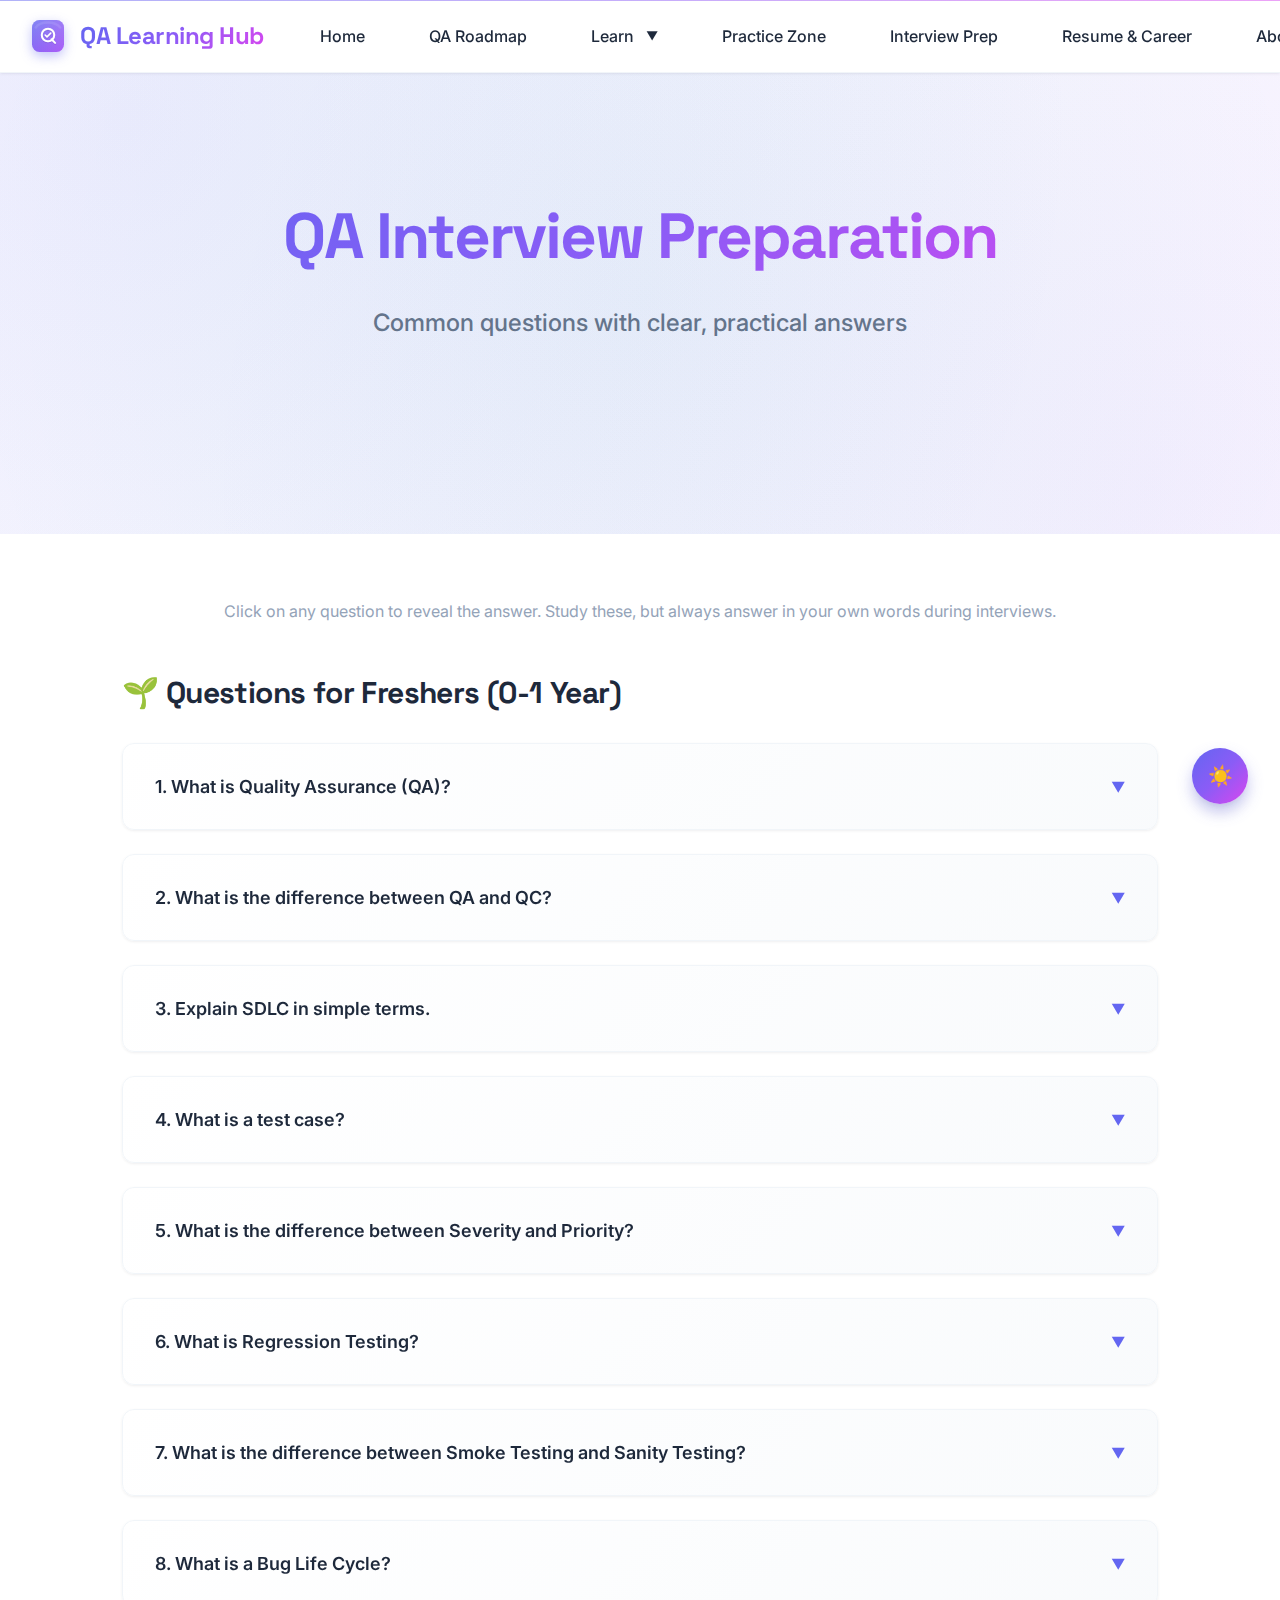
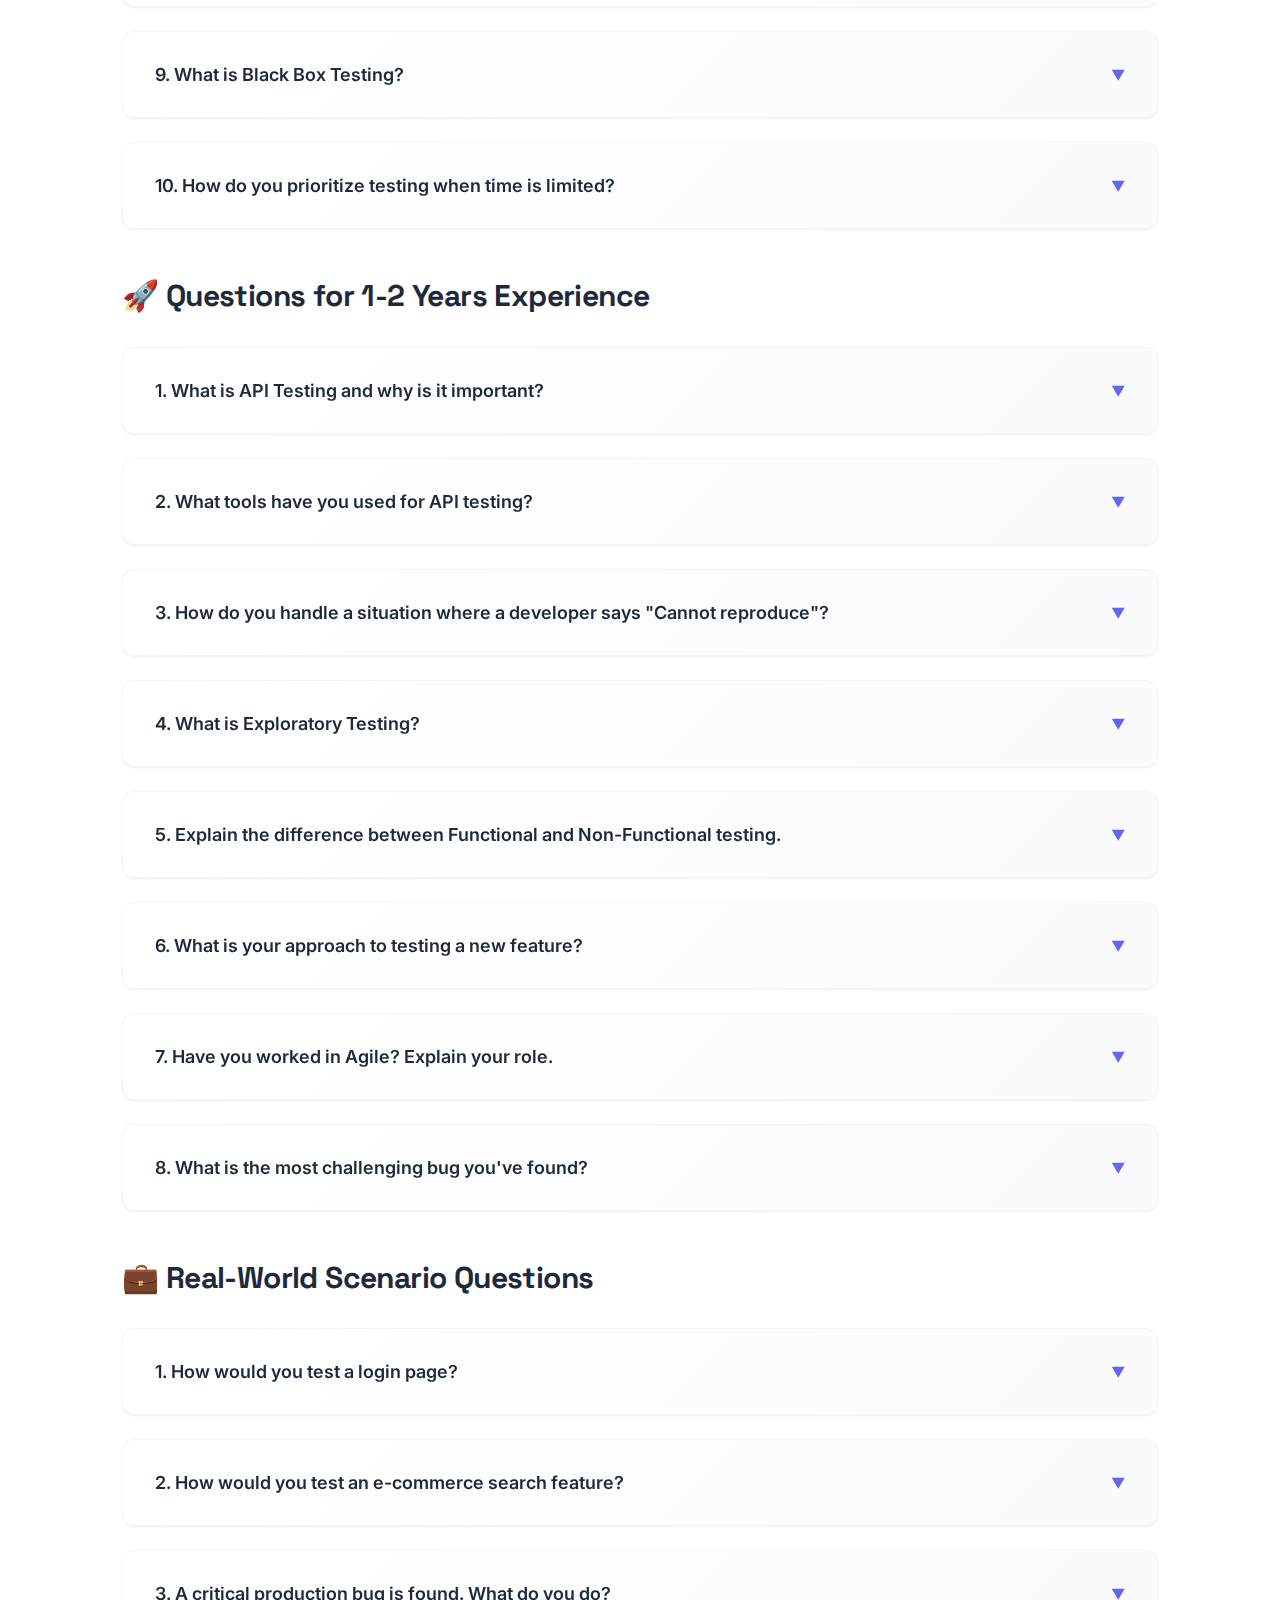
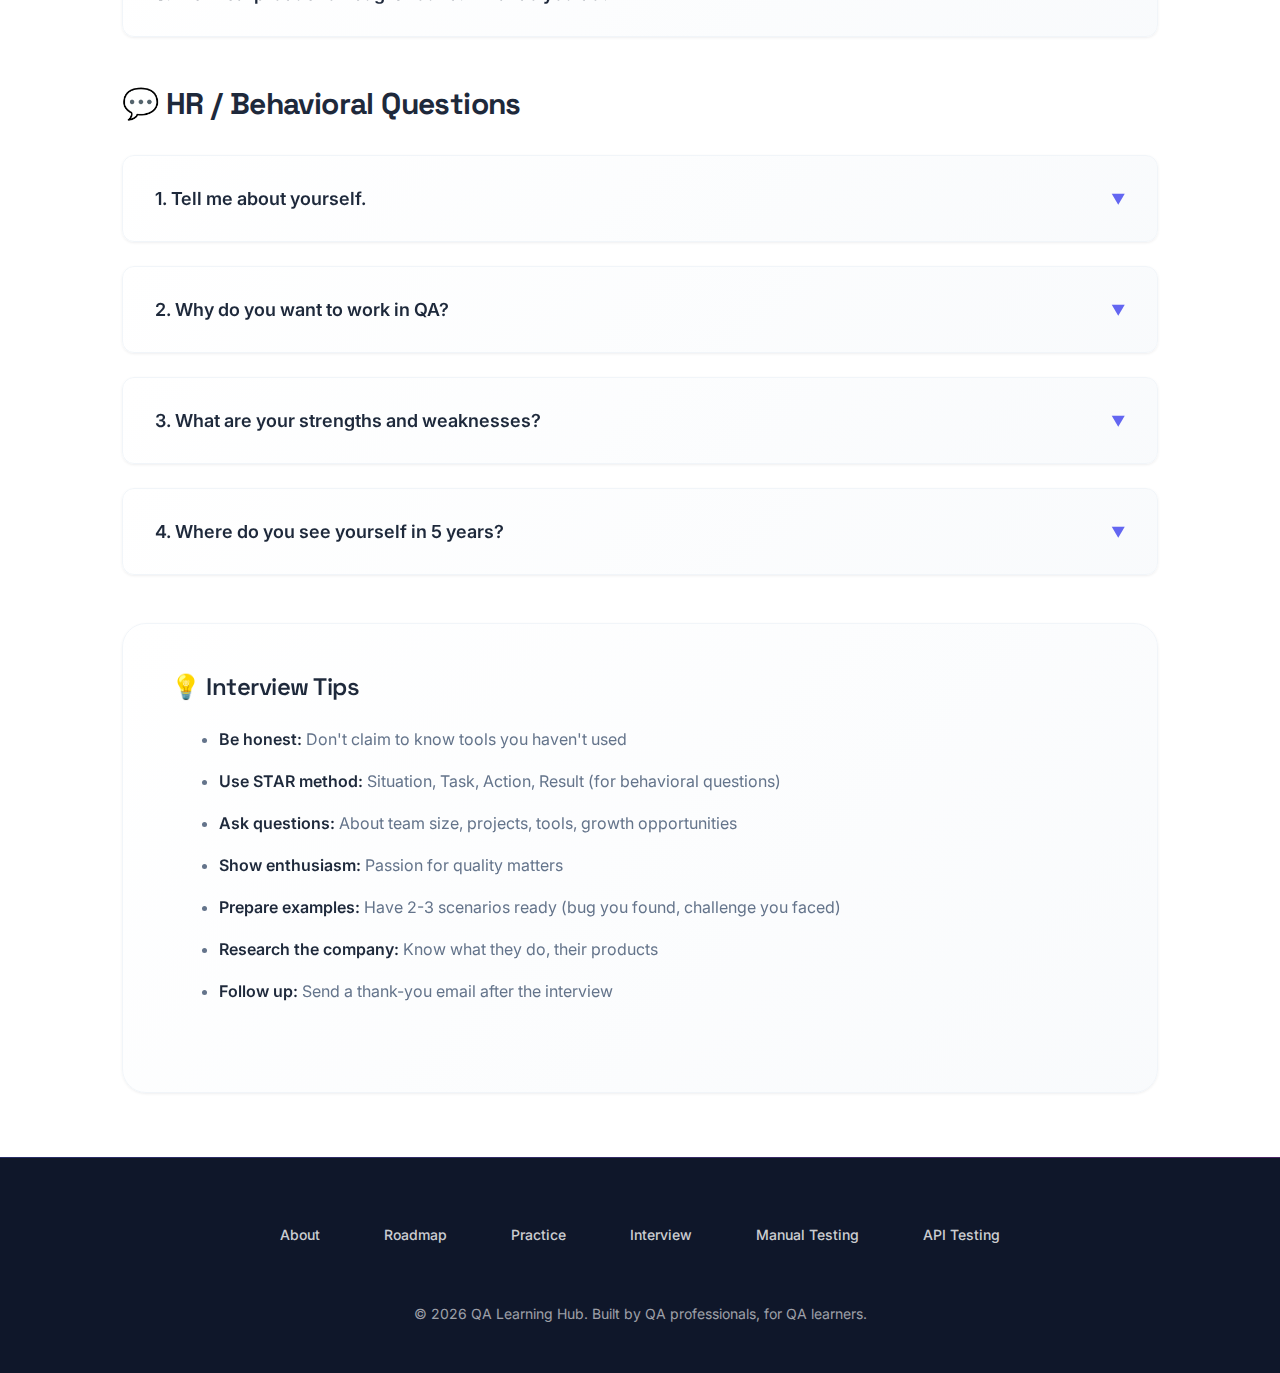
<file: pages/tools/interview.html>
<!DOCTYPE html>
<html lang="en">

<head>
    <meta charset="UTF-8">
    <meta name="viewport" content="width=device-width, initial-scale=1.0">
    <meta name="description"
        content="QA interview questions and answers for freshers and experienced testers. Prepare for your QA job interview.">
    <title>QA Interview Preparation - Questions & Answers</title>
    <link rel="icon" type="image/svg+xml" href="../../favicon.svg">
    <link rel="stylesheet" href="../../css/styles.css">
</head>

<body class="loading">

    <!-- Header Placeholder (loaded from includes/header.html) -->


    <!-- Header & Navigation -->
    <header class="header">
        <nav class="container">
            <div class="nav">
                <a href="../../index.html" class="logo">
                    <img src="../../favicon.svg" alt="QA Learning Hub Logo" class="logo-icon">
                    <span class="logo-text">QA Learning Hub</span>
                </a>

                <button class="hamburger" aria-label="Toggle menu">
                    <span></span>
                    <span></span>
                    <span></span>
                </button>

                <ul class="nav-menu">
                    <li class="nav-item"><a href="../../index.html" class="nav-link">Home</a></li>
                    <li class="nav-item"><a href="../../pages/roadmap.html" class="nav-link">QA Roadmap</a></li>
                    <li class="nav-item dropdown">
                        <a href="#" class="nav-link">Learn</a>
                        <ul class="dropdown-menu">
                            <li class="dropdown-item"><a href="../../pages/learn/manual-testing.html"
                                    class="dropdown-link">Manual Testing</a></li>
                            <li class="dropdown-item"><a href="../../pages/learn/automation.html"
                                    class="dropdown-link">Automation Testing</a></li>
                            <li class="dropdown-item"><a href="../../pages/learn/api-testing.html"
                                    class="dropdown-link">API Testing</a></li>
                        </ul>
                    </li>
                    <li class="nav-item"><a href="../../pages/tools/practice.html" class="nav-link">Practice Zone</a>
                    </li>
                    <li class="nav-item"><a href="../../pages/tools/interview.html" class="nav-link">Interview Prep</a>
                    </li>
                    <li class="nav-item"><a href="../../pages/tools/resume.html" class="nav-link">Resume & Career</a>
                    </li>
                    <li class="nav-item"><a href="../../pages/about.html" class="nav-link">About</a></li>
                </ul>
            </div>
        </nav>
    </header>


    <!-- Page Header -->
    <section class="hero">
        <div class="container">
            <h1>QA Interview Preparation</h1>
            <p>Common questions with clear, practical answers</p>
        </div>
    </section>

    <!-- Content -->
    <section class="section">
        <div class="container">

            <p class="text-center text-muted mb-xl">Click on any question to reveal the answer. Study these, but always
                answer in your own words during interviews.</p>

            <!-- Fresher QA Questions -->
            <div class="mb-xl">
                <h2>🌱 Questions for Freshers (0-1 Year)</h2>

                <div class="accordion">

                    <div class="accordion-item">
                        <button class="accordion-header">
                            <span>1. What is Quality Assurance (QA)?</span>
                            <span class="accordion-icon">▼</span>
                        </button>
                        <div class="accordion-content">
                            <div class="accordion-body">
                                <p><strong>Answer:</strong> Quality Assurance is a systematic process of checking
                                    whether a product or service meets specified requirements. In software, QA involves
                                    testing applications to find bugs before they reach end users, ensuring the product
                                    works correctly, is user-friendly, and meets business needs.</p>
                            </div>
                        </div>
                    </div>

                    <div class="accordion-item">
                        <button class="accordion-header">
                            <span>2. What is the difference between QA and QC?</span>
                            <span class="accordion-icon">▼</span>
                        </button>
                        <div class="accordion-content">
                            <div class="accordion-body">
                                <p><strong>Answer:</strong></p>
                                <ul>
                                    <li><strong>QA (Quality Assurance):</strong> Process-oriented, preventive approach.
                                        Focuses on preventing defects by improving processes.</li>
                                    <li><strong>QC (Quality Control):</strong> Product-oriented, detective approach.
                                        Focuses on identifying defects in the finished product through testing.</li>
                                </ul>
                                <p><strong>Example:</strong> QA defines how to write good code and test properly. QC
                                    actually tests the code to find bugs.</p>
                            </div>
                        </div>
                    </div>

                    <div class="accordion-item">
                        <button class="accordion-header">
                            <span>3. Explain SDLC in simple terms.</span>
                            <span class="accordion-icon">▼</span>
                        </button>
                        <div class="accordion-content">
                            <div class="accordion-body">
                                <p><strong>Answer:</strong> SDLC (Software Development Life Cycle) is the process of
                                    planning, creating, testing, and deploying software. Common phases include:</p>
                                <ol>
                                    <li>Requirements gathering</li>
                                    <li>Design</li>
                                    <li>Development/Coding</li>
                                    <li>Testing</li>
                                    <li>Deployment</li>
                                    <li>Maintenance</li>
                                </ol>
                            </div>
                        </div>
                    </div>

                    <div class="accordion-item">
                        <button class="accordion-header">
                            <span>4. What is a test case?</span>
                            <span class="accordion-icon">▼</span>
                        </button>
                        <div class="accordion-content">
                            <div class="accordion-body">
                                <p><strong>Answer:</strong> A test case is a set of steps, conditions, and inputs used
                                    to verify whether a specific feature works as expected. It includes:</p>
                                <ul>
                                    <li>Test Case ID</li>
                                    <li>Description</li>
                                    <li>Pre-conditions</li>
                                    <li>Test steps</li>
                                    <li>Test data</li>
                                    <li>Expected result</li>
                                    <li>Actual result</li>
                                    <li>Pass/Fail status</li>
                                </ul>
                            </div>
                        </div>
                    </div>

                    <div class="accordion-item">
                        <button class="accordion-header">
                            <span>5. What is the difference between Severity and Priority?</span>
                            <span class="accordion-icon">▼</span>
                        </button>
                        <div class="accordion-content">
                            <div class="accordion-body">
                                <p><strong>Answer:</strong></p>
                                <ul>
                                    <li><strong>Severity:</strong> Impact of the bug on the system (how bad is it?)</li>
                                    <li><strong>Priority:</strong> Urgency of fixing the bug (how soon should it be
                                        fixed?)</li>
                                </ul>
                                <p><strong>Example:</strong> A typo in the company name on the homepage is low severity
                                    (doesn't break functionality) but high priority (embarrassing, needs quick fix).</p>
                            </div>
                        </div>
                    </div>

                    <div class="accordion-item">
                        <button class="accordion-header">
                            <span>6. What is Regression Testing?</span>
                            <span class="accordion-icon">▼</span>
                        </button>
                        <div class="accordion-content">
                            <div class="accordion-body">
                                <p><strong>Answer:</strong> Regression testing is re-testing existing functionality
                                    after code changes to ensure new updates haven't broken previously working features.
                                    It's performed after bug fixes, new feature additions, or code refactoring.</p>
                            </div>
                        </div>
                    </div>

                    <div class="accordion-item">
                        <button class="accordion-header">
                            <span>7. What is the difference between Smoke Testing and Sanity Testing?</span>
                            <span class="accordion-icon">▼</span>
                        </button>
                        <div class="accordion-content">
                            <div class="accordion-body">
                                <p><strong>Answer:</strong></p>
                                <ul>
                                    <li><strong>Smoke Testing:</strong> Quick, broad test to check if basic
                                        functionalities work after a new build. If smoke test fails, build is rejected.
                                    </li>
                                    <li><strong>Sanity Testing:</strong> Narrow, deep test to verify specific
                                        functionality after minor changes or bug fixes.</li>
                                </ul>
                            </div>
                        </div>
                    </div>

                    <div class="accordion-item">
                        <button class="accordion-header">
                            <span>8. What is a Bug Life Cycle?</span>
                            <span class="accordion-icon">▼</span>
                        </button>
                        <div class="accordion-content">
                            <div class="accordion-body">
                                <p><strong>Answer:</strong> Bug life cycle describes the stages a bug goes through from
                                    discovery to closure:</p>
                                <ol class="stagger-reveal">
                                    <li><strong>New:</strong> Bug reported by QA</li>
                                    <li><strong>Assigned:</strong> Bug assigned to developer</li>
                                    <li><strong>Open:</strong> Developer starts working on it</li>
                                    <li><strong>Fixed:</strong> Developer fixes and sends for retest</li>
                                    <li><strong>Retest:</strong> QA retests the bug</li>
                                    <li><strong>Closed:</strong> If fixed, bug is closed</li>
                                    <li><strong>Reopened:</strong> If not fixed, bug is reopened</li>
                                </ol>
                            </div>
                        </div>
                    </div>

                    <div class="accordion-item">
                        <button class="accordion-header">
                            <span>9. What is Black Box Testing?</span>
                            <span class="accordion-icon">▼</span>
                        </button>
                        <div class="accordion-content">
                            <div class="accordion-body">
                                <p><strong>Answer:</strong> Black box testing is testing software without knowing its
                                    internal code structure. Testers focus on inputs and expected outputs. Techniques
                                    include equivalence partitioning, boundary value analysis, and decision table
                                    testing.</p>
                            </div>
                        </div>
                    </div>

                    <div class="accordion-item">
                        <button class="accordion-header">
                            <span>10. How do you prioritize testing when time is limited?</span>
                            <span class="accordion-icon">▼</span>
                        </button>
                        <div class="accordion-content">
                            <div class="accordion-body">
                                <p><strong>Answer:</strong></p>
                                <ol>
                                    <li>Test critical functionalities first (login, payment, core features)</li>
                                    <li>Focus on areas with recent code changes</li>
                                    <li>Run smoke tests to ensure basic functionality works</li>
                                    <li>Test high-risk areas prone to bugs</li>
                                    <li>Communicate risks to stakeholders if some areas can't be tested</li>
                                </ol>
                            </div>
                        </div>
                    </div>

                </div>
            </div>

            <!-- Experienced QA Questions -->
            <div class="mb-xl">
                <h2>🚀 Questions for 1-2 Years Experience</h2>

                <div class="accordion">

                    <div class="accordion-item">
                        <button class="accordion-header">
                            <span>1. What is API Testing and why is it important?</span>
                            <span class="accordion-icon">▼</span>
                        </button>
                        <div class="accordion-content">
                            <div class="accordion-body">
                                <p><strong>Answer:</strong> API testing validates that APIs work correctly by checking
                                    requests, responses, status codes, and data integrity. It's important because:</p>
                                <ul>
                                    <li>APIs contain core business logic</li>
                                    <li>One API serves multiple platforms (web, mobile, etc.)</li>
                                    <li>API bugs affect all connected applications</li>
                                    <li>Faster than UI testing and can be easily automated</li>
                                </ul>
                            </div>
                        </div>
                    </div>

                    <div class="accordion-item">
                        <button class="accordion-header">
                            <span>2. What tools have you used for API testing?</span>
                            <span class="accordion-icon">▼</span>
                        </button>
                        <div class="accordion-content">
                            <div class="accordion-body">
                                <p><strong>Answer:</strong> I've used Postman for manual API testing. In Postman, I
                                    test:</p>
                                <ul>
                                    <li>Different HTTP methods (GET, POST, PUT, DELETE)</li>
                                    <li>Response status codes (200, 404, 500, etc.)</li>
                                    <li>Response time and data validation</li>
                                    <li>Authentication (Bearer tokens, API keys)</li>
                                    <li>Positive and negative scenarios</li>
                                </ul>
                            </div>
                        </div>
                    </div>

                    <div class="accordion-item">
                        <button class="accordion-header">
                            <span>3. How do you handle a situation where a developer says "Cannot reproduce"?</span>
                            <span class="accordion-icon">▼</span>
                        </button>
                        <div class="accordion-content">
                            <div class="accordion-body">
                                <p><strong>Answer:</strong></p>
                                <ol>
                                    <li>Retest to confirm bug still exists</li>
                                    <li>Provide detailed steps, screenshots/videos, and environment details</li>
                                    <li>Share exact test data used</li>
                                    <li>Try reproducing on developer's machine together</li>
                                    <li>Check for environment-specific issues (browser, OS, network)</li>
                                    <li>Maintain professional communication, focus on solving the problem</li>
                                </ol>
                            </div>
                        </div>
                    </div>

                    <div class="accordion-item">
                        <button class="accordion-header">
                            <span>4. What is Exploratory Testing?</span>
                            <span class="accordion-icon">▼</span>
                        </button>
                        <div class="accordion-content">
                            <div class="accordion-body">
                                <p><strong>Answer:</strong> Exploratory testing is simultaneous learning, test design,
                                    and execution without predefined test cases. Testers use their experience and
                                    intuition to explore the application, looking for unexpected behaviors. It's useful
                                    for finding edge cases that scripted testing might miss.</p>
                            </div>
                        </div>
                    </div>

                    <div class="accordion-item">
                        <button class="accordion-header">
                            <span>5. Explain the difference between Functional and Non-Functional testing.</span>
                            <span class="accordion-icon">▼</span>
                        </button>
                        <div class="accordion-content">
                            <div class="accordion-body">
                                <p><strong>Answer:</strong></p>
                                <ul>
                                    <li><strong>Functional Testing:</strong> Tests what the system does (features,
                                        functionality). Example: Login works, search returns results.</li>
                                    <li><strong>Non-Functional Testing:</strong> Tests how the system performs
                                        (performance, security, usability). Example: Page loads in 2 seconds, handles
                                        1000 concurrent users.</li>
                                </ul>
                            </div>
                        </div>
                    </div>

                    <div class="accordion-item">
                        <button class="accordion-header">
                            <span>6. What is your approach to testing a new feature?</span>
                            <span class="accordion-icon">▼</span>
                        </button>
                        <div class="accordion-content">
                            <div class="accordion-body">
                                <p><strong>Answer:</strong></p>
                                <ol>
                                    <li>Understand requirements thoroughly</li>
                                    <li>Clarify ambiguities with product/development team</li>
                                    <li>Write test plan and test cases</li>
                                    <li>Get test cases reviewed if needed</li>
                                    <li>Execute tests (positive, negative, edge cases)</li>
                                    <li>Log bugs with clear documentation</li>
                                    <li>Perform regression testing on related features</li>
                                    <li>Verify bug fixes before closure</li>
                                </ol>
                            </div>
                        </div>
                    </div>

                    <div class="accordion-item">
                        <button class="accordion-header">
                            <span>7. Have you worked in Agile? Explain your role.</span>
                            <span class="accordion-icon">▼</span>
                        </button>
                        <div class="accordion-content">
                            <div class="accordion-body">
                                <p><strong>Answer:</strong> Yes, I've worked in Agile with 2-week sprints. My role
                                    included:</p>
                                <ul>
                                    <li>Participating in sprint planning to understand user stories</li>
                                    <li>Writing test cases during the sprint</li>
                                    <li>Daily testing of completed features</li>
                                    <li>Attending daily standups to report progress and blockers</li>
                                    <li>Participating in sprint demos and retrospectives</li>
                                    <li>Continuous testing throughout the sprint, not just at the end</li>
                                </ul>
                            </div>
                        </div>
                    </div>

                    <div class="accordion-item">
                        <button class="accordion-header">
                            <span>8. What is the most challenging bug you've found?</span>
                            <span class="accordion-icon">▼</span>
                        </button>
                        <div class="accordion-content">
                            <div class="accordion-body">
                                <p><strong>Answer:</strong> (Prepare a real example from your experience. If you're a
                                    fresher, prepare a hypothetical scenario based on your learning. Structure: Context
                                    → Bug → Impact → How you found it → Resolution)</p>
                                <p><strong>Example structure:</strong> "During testing of a checkout feature, I found
                                    that when users applied a discount code and then changed their cart items, the
                                    discount remained but calculated on the old cart total. This could lead to revenue
                                    loss. I found it while exploring different user flows. The team fixed it by
                                    recalculating discounts whenever cart changes occurred."</p>
                            </div>
                        </div>
                    </div>

                </div>
            </div>

            <!-- Real-World Scenario Questions -->
            <div class="mb-xl">
                <h2>💼 Real-World Scenario Questions</h2>

                <div class="accordion">

                    <div class="accordion-item">
                        <button class="accordion-header">
                            <span>1. How would you test a login page?</span>
                            <span class="accordion-icon">▼</span>
                        </button>
                        <div class="accordion-content">
                            <div class="accordion-body">
                                <p><strong>Answer:</strong> I would test:</p>
                                <ul>
                                    <li><strong>Positive:</strong> Valid credentials, successful login</li>
                                    <li><strong>Negative:</strong> Wrong password, wrong username, empty fields</li>
                                    <li><strong>UI:</strong> Field validations, error messages, "Forgot password" link
                                    </li>
                                    <li><strong>Security:</strong> Password mask, SQL injection, session timeout</li>
                                    <li><strong>Browser compatibility:</strong> Chrome, Firefox, Safari</li>
                                    <li><strong>Mobile responsiveness:</strong> Test on different screen sizes</li>
                                </ul>
                            </div>
                        </div>
                    </div>

                    <div class="accordion-item">
                        <button class="accordion-header">
                            <span>2. How would you test an e-commerce search feature?</span>
                            <span class="accordion-icon">▼</span>
                        </button>
                        <div class="accordion-content">
                            <div class="accordion-body">
                                <p><strong>Answer:</strong></p>
                                <ul>
                                    <li>Search with valid product name → Should return relevant results</li>
                                    <li>Search with non-existent product → Should show "No results found"</li>
                                    <li>Search with special characters, numbers</li>
                                    <li>Search with very long strings</li>
                                    <li>Empty search → Handle gracefully</li>
                                    <li>Check search suggestions/autocomplete</li>
                                    <li>Test filters (price, category, rating)</li>
                                    <li>Check pagination if many results</li>
                                    <li>Performance: Response time should be fast</li>
                                </ul>
                            </div>
                        </div>
                    </div>

                    <div class="accordion-item">
                        <button class="accordion-header">
                            <span>3. A critical production bug is found. What do you do?</span>
                            <span class="accordion-icon">▼</span>
                        </button>
                        <div class="accordion-content">
                            <div class="accordion-body">
                                <p><strong>Answer:</strong></p>
                                <ol>
                                    <li>Reproduce the bug immediately to confirm</li>
                                    <li>Assess severity and impact (how many users affected?)</li>
                                    <li>Notify stakeholders (manager, product owner, developers) urgently</li>
                                    <li>Document bug clearly with steps to reproduce</li>
                                    <li>Help development team reproduce if needed</li>
                                    <li>Once fixed, verify the fix in staging before production</li>
                                    <li>After deployment, verify the fix again in production</li>
                                    <li>Analyze root cause: Why did it reach production? Improve testing process</li>
                                </ol>
                            </div>
                        </div>
                    </div>

                </div>
            </div>

            <!-- HR Questions -->
            <div class="mb-xl">
                <h2>💬 HR / Behavioral Questions</h2>

                <div class="accordion">

                    <div class="accordion-item">
                        <button class="accordion-header">
                            <span>1. Tell me about yourself.</span>
                            <span class="accordion-icon">▼</span>
                        </button>
                        <div class="accordion-content">
                            <div class="accordion-body">
                                <p><strong>Structure:</strong> Keep it professional and concise (1-2 minutes)</p>
                                <p><strong>Example:</strong> "I'm a QA professional with [X years] of experience in
                                    manual and API testing. I've worked on [type of projects], where I was responsible
                                    for test planning, execution, and bug reporting. I'm proficient in tools like
                                    Postman for API testing and have experience writing detailed test cases. I'm
                                    passionate about ensuring quality and user satisfaction, and I'm looking to grow my
                                    skills in automation testing."</p>
                            </div>
                        </div>
                    </div>

                    <div class="accordion-item">
                        <button class="accordion-header">
                            <span>2. Why do you want to work in QA?</span>
                            <span class="accordion-icon">▼</span>
                        </button>
                        <div class="accordion-content">
                            <div class="accordion-body">
                                <p><strong>Answer:</strong> Focus on genuine interest, not just "it's easy to get into"
                                </p>
                                <p><strong>Example:</strong> "I enjoy problem-solving and finding issues that others
                                    might miss. QA allows me to ensure users have a smooth experience. I like the
                                    satisfaction of catching bugs before they impact customers. The field also offers
                                    continuous learning with new testing techniques, tools, and technologies."</p>
                            </div>
                        </div>
                    </div>

                    <div class="accordion-item">
                        <button class="accordion-header">
                            <span>3. What are your strengths and weaknesses?</span>
                            <span class="accordion-icon">▼</span>
                        </button>
                        <div class="accordion-content">
                            <div class="accordion-body">
                                <p><strong>Strengths:</strong> Attention to detail, analytical thinking, good
                                    communication, teamwork</p>
                                <p><strong>Weakness:</strong> Pick something real but show you're working on it.
                                    Example: "I sometimes spend too much time perfecting test cases. I'm learning to
                                    balance thoroughness with efficiency by prioritizing critical test scenarios first."
                                </p>
                            </div>
                        </div>
                    </div>

                    <div class="accordion-item">
                        <button class="accordion-header">
                            <span>4. Where do you see yourself in 5 years?</span>
                            <span class="accordion-icon">▼</span>
                        </button>
                        <div class="accordion-content">
                            <div class="accordion-body">
                                <p><strong>Answer:</strong> Show ambition but stay realistic</p>
                                <p><strong>Example:</strong> "I see myself as a senior QA or SDET with strong automation
                                    skills. I want to mentor junior QA engineers and contribute to building robust
                                    testing frameworks. Eventually, I'd like to move into a QA lead role where I can
                                    design testing strategies for complex projects."</p>
                            </div>
                        </div>
                    </div>

                </div>
            </div>

            <!-- Interview Tips -->
            <div class="card">
                <h3>💡 Interview Tips</h3>
                <ul>
                    <li><strong>Be honest:</strong> Don't claim to know tools you haven't used</li>
                    <li><strong>Use STAR method:</strong> Situation, Task, Action, Result (for behavioral questions)
                    </li>
                    <li><strong>Ask questions:</strong> About team size, projects, tools, growth opportunities</li>
                    <li><strong>Show enthusiasm:</strong> Passion for quality matters</li>
                    <li><strong>Prepare examples:</strong> Have 2-3 scenarios ready (bug you found, challenge you faced)
                    </li>
                    <li><strong>Research the company:</strong> Know what they do, their products</li>
                    <li><strong>Follow up:</strong> Send a thank-you email after the interview</li>
                </ul>
            </div>

        </div>
    </section>

    <!-- Footer Placeholder (loaded from includes/footer.html) -->


    <!-- Footer -->
    <footer class="footer">
        <div class="container">
            <ul class="footer-links">
                <li><a href="../../pages/about.html">About</a></li>
                <li><a href="../../pages/roadmap.html">Roadmap</a></li>
                <li><a href="../../pages/tools/practice.html">Practice</a></li>
                <li><a href="../../pages/tools/interview.html">Interview</a></li>
                <li><a href="../../pages/learn/manual-testing.html">Manual Testing</a></li>
                <li><a href="../../pages/learn/api-testing.html">API Testing</a></li>
            </ul>
            <p class="footer-text">© 2026 QA Learning Hub. Built by QA professionals, for QA learners.</p>
        </div>
    </footer>





    <script src="../../js/main.js"></script>
</body>

</html>
</file>
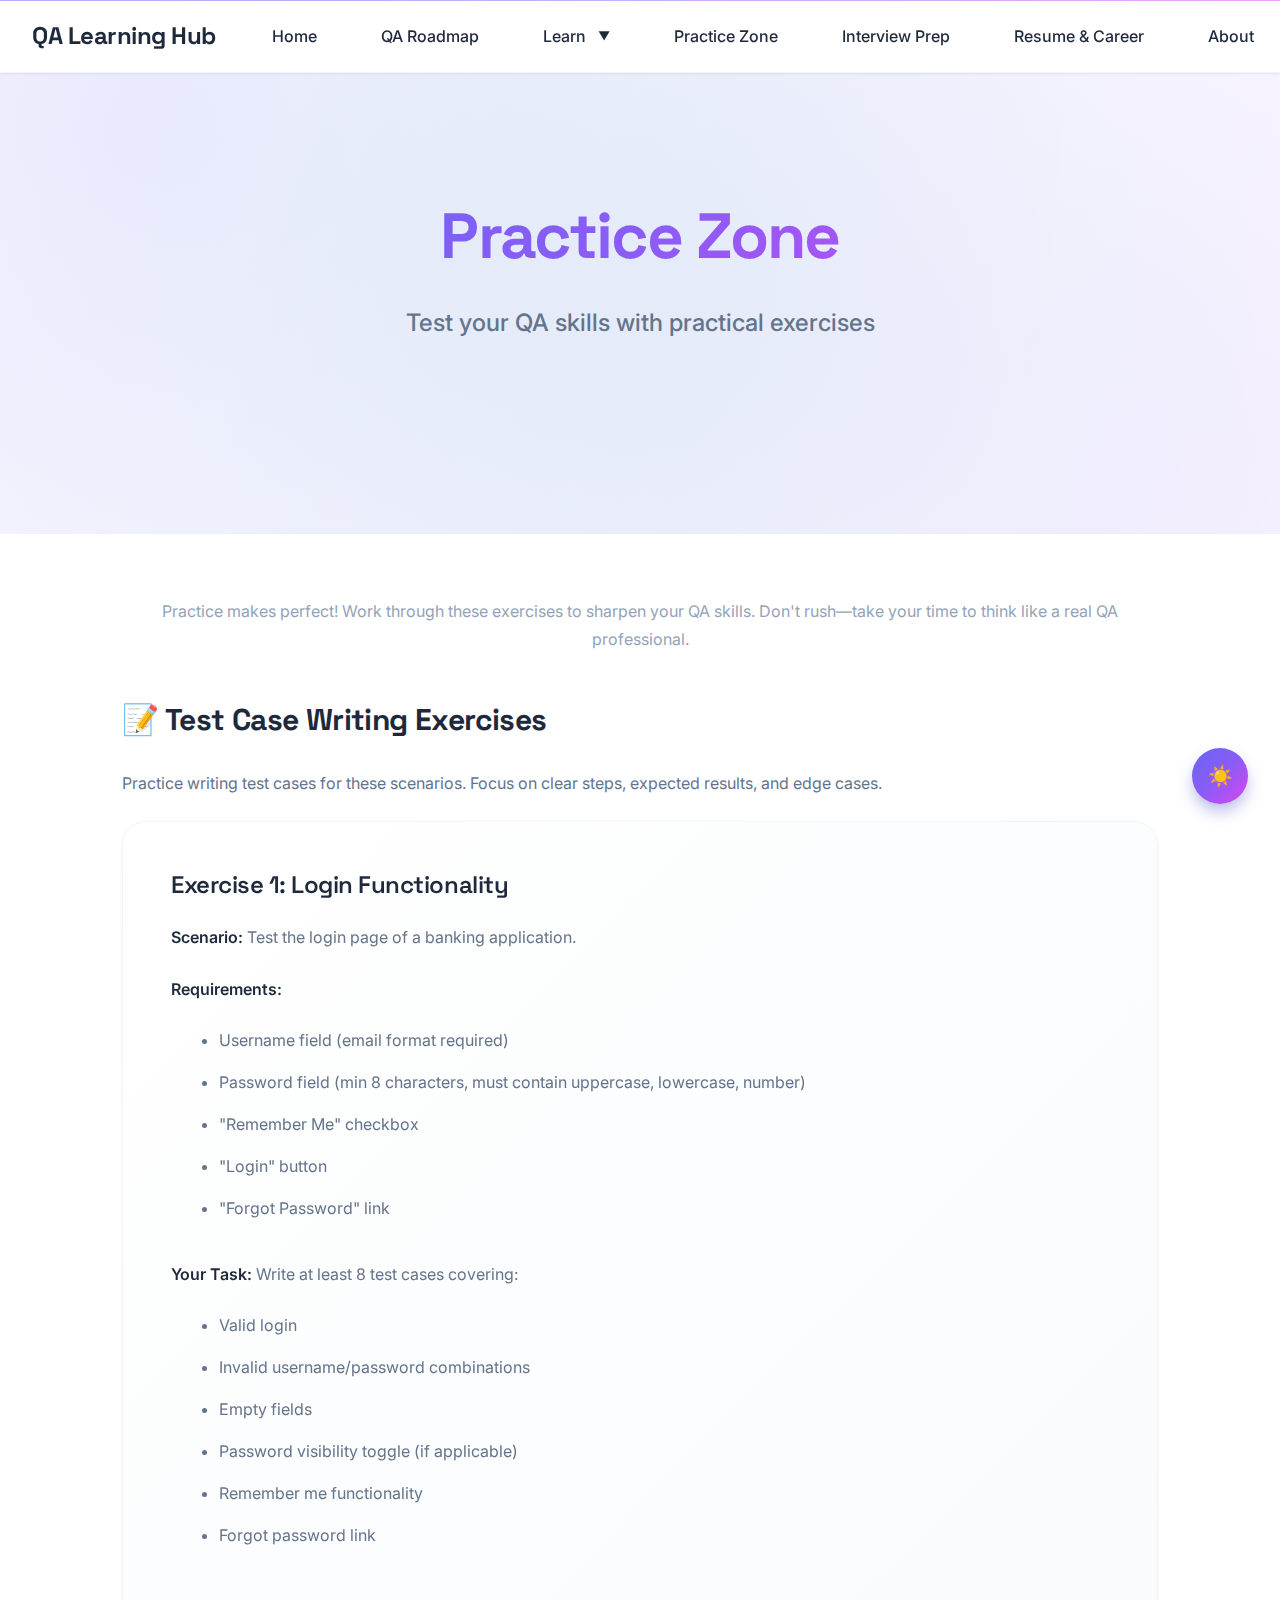
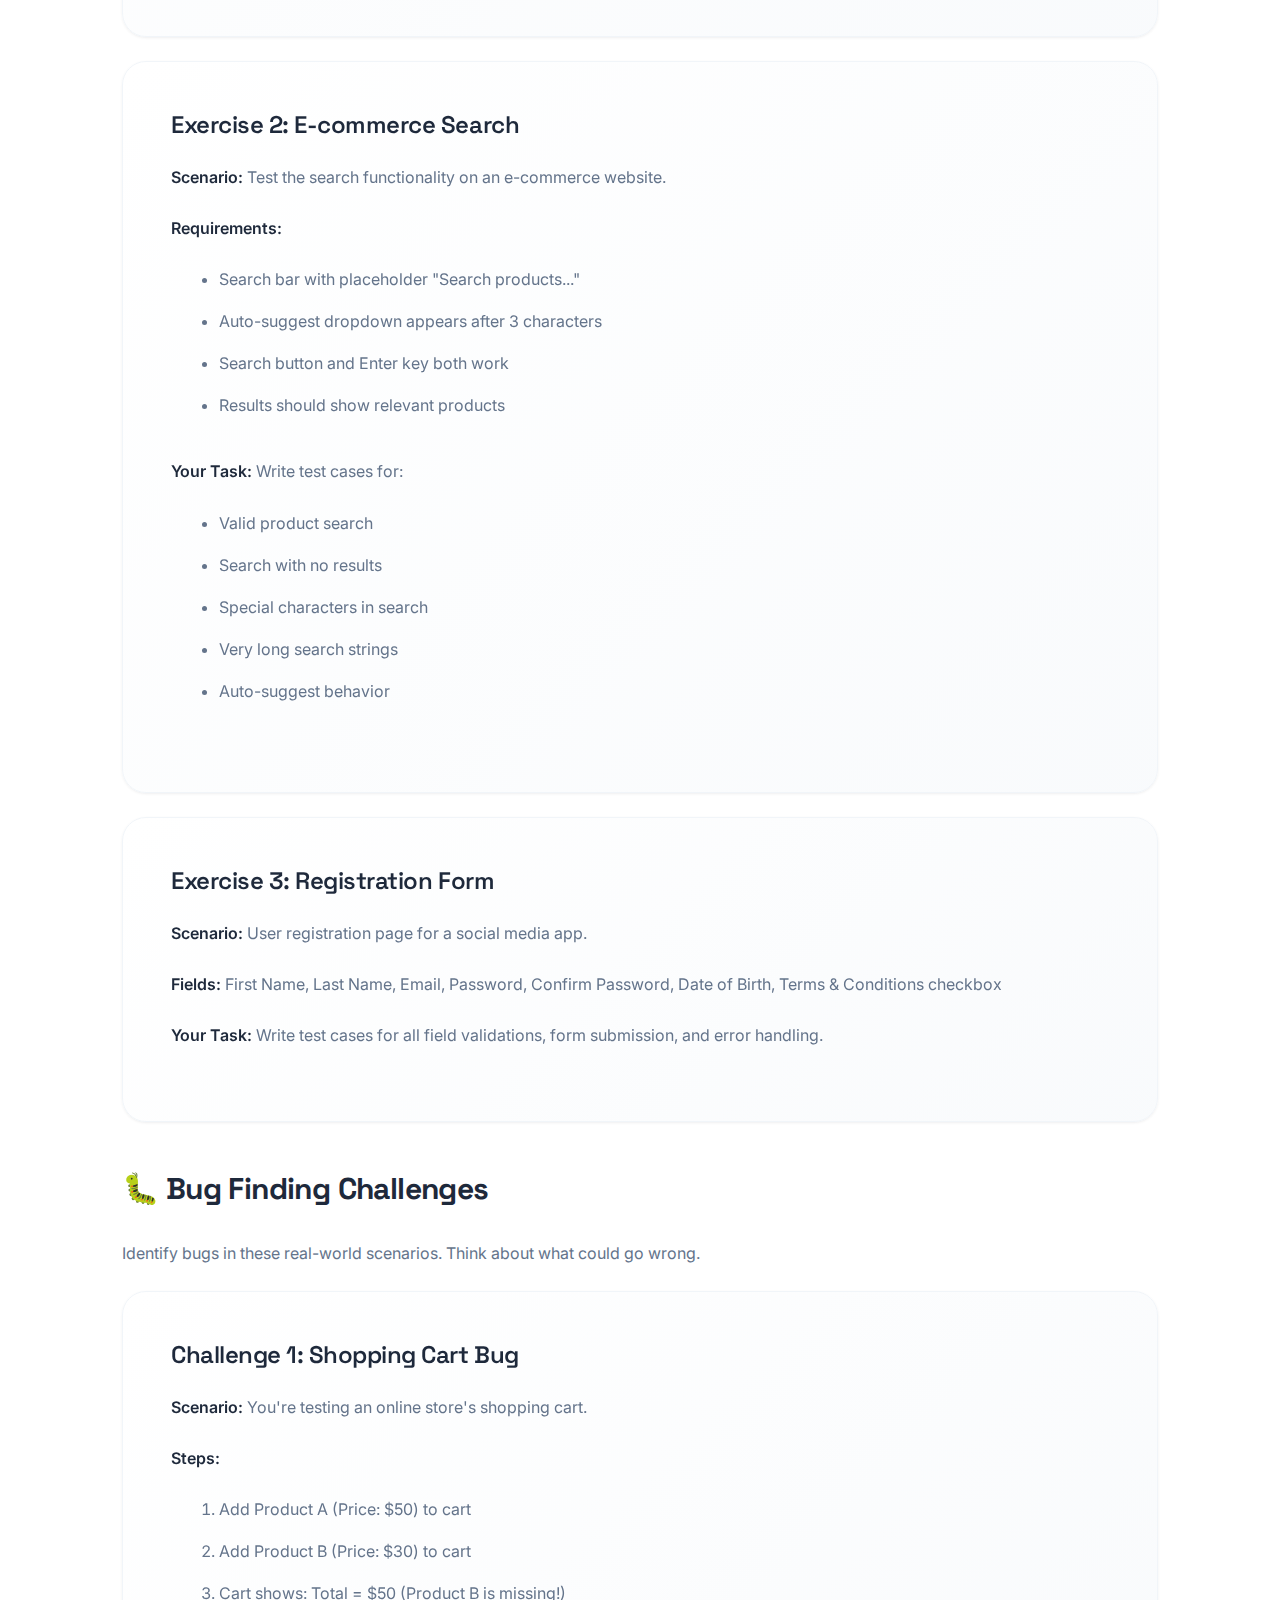
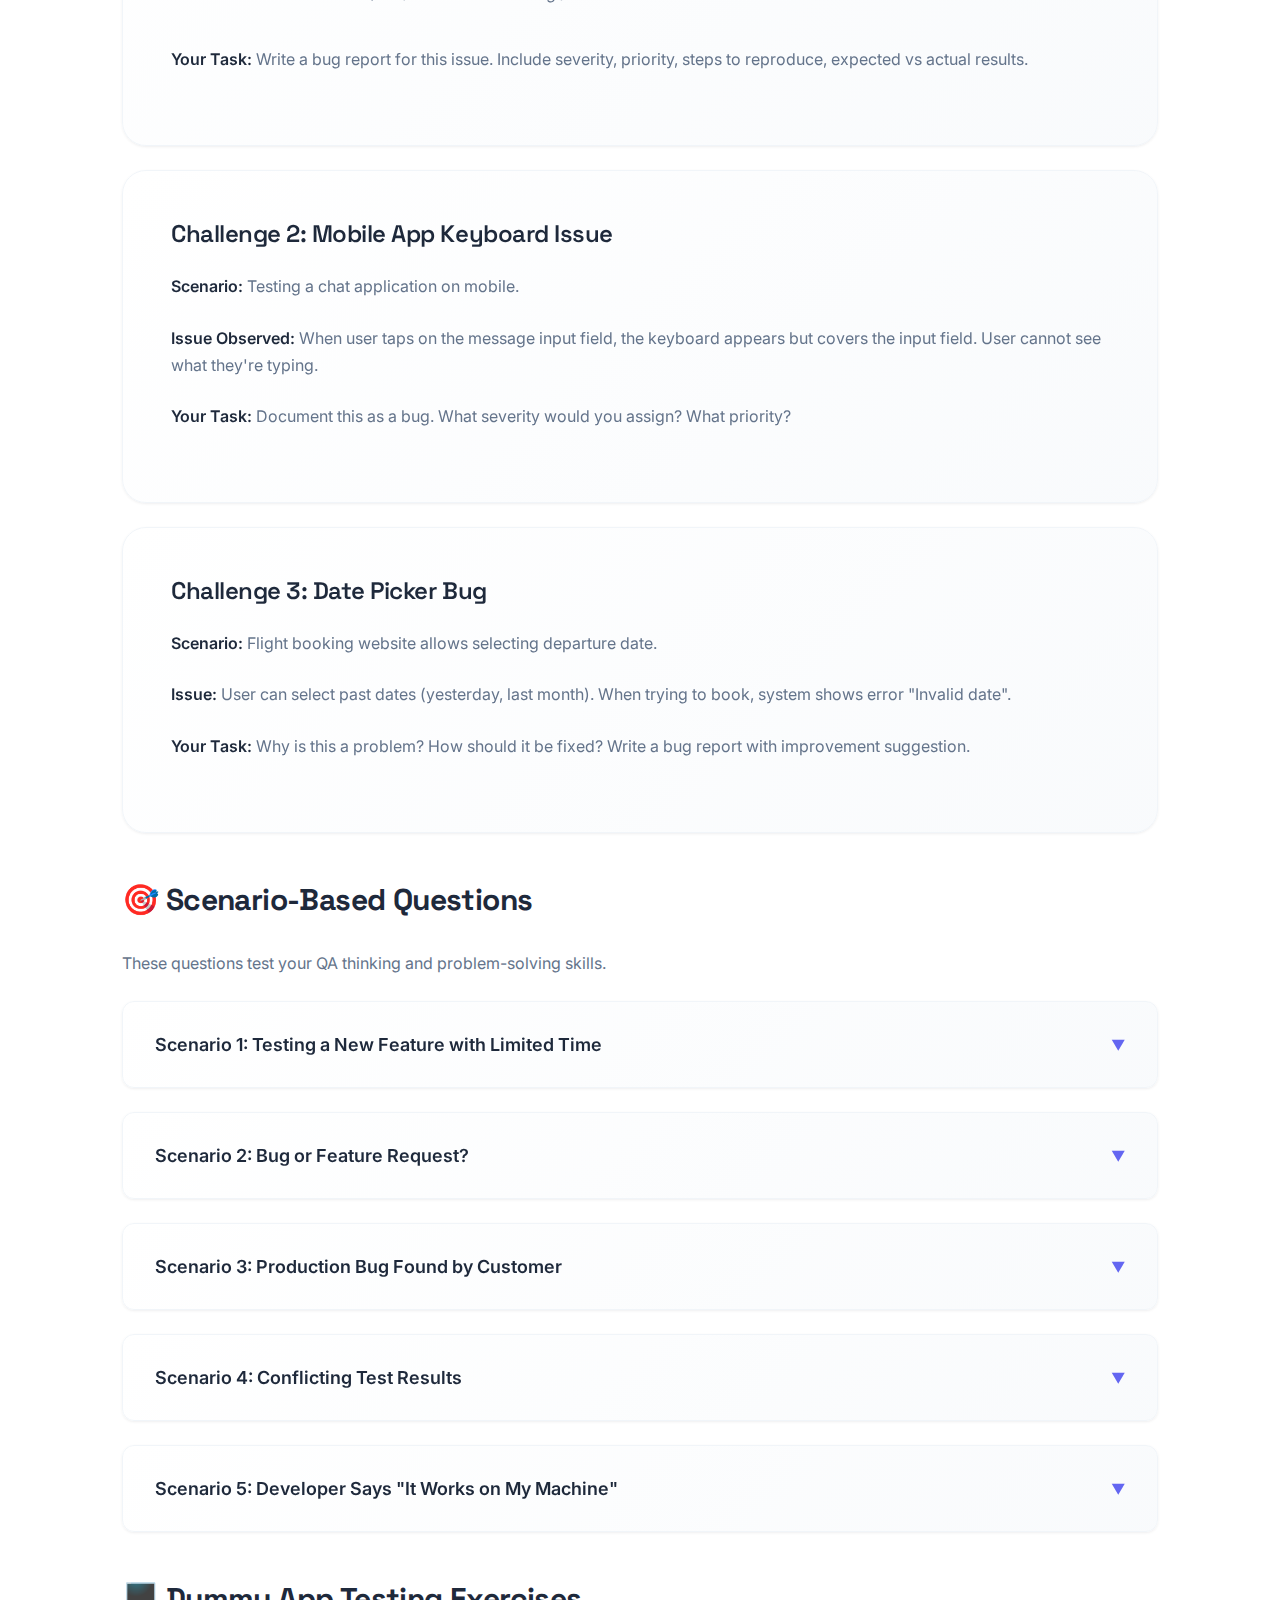
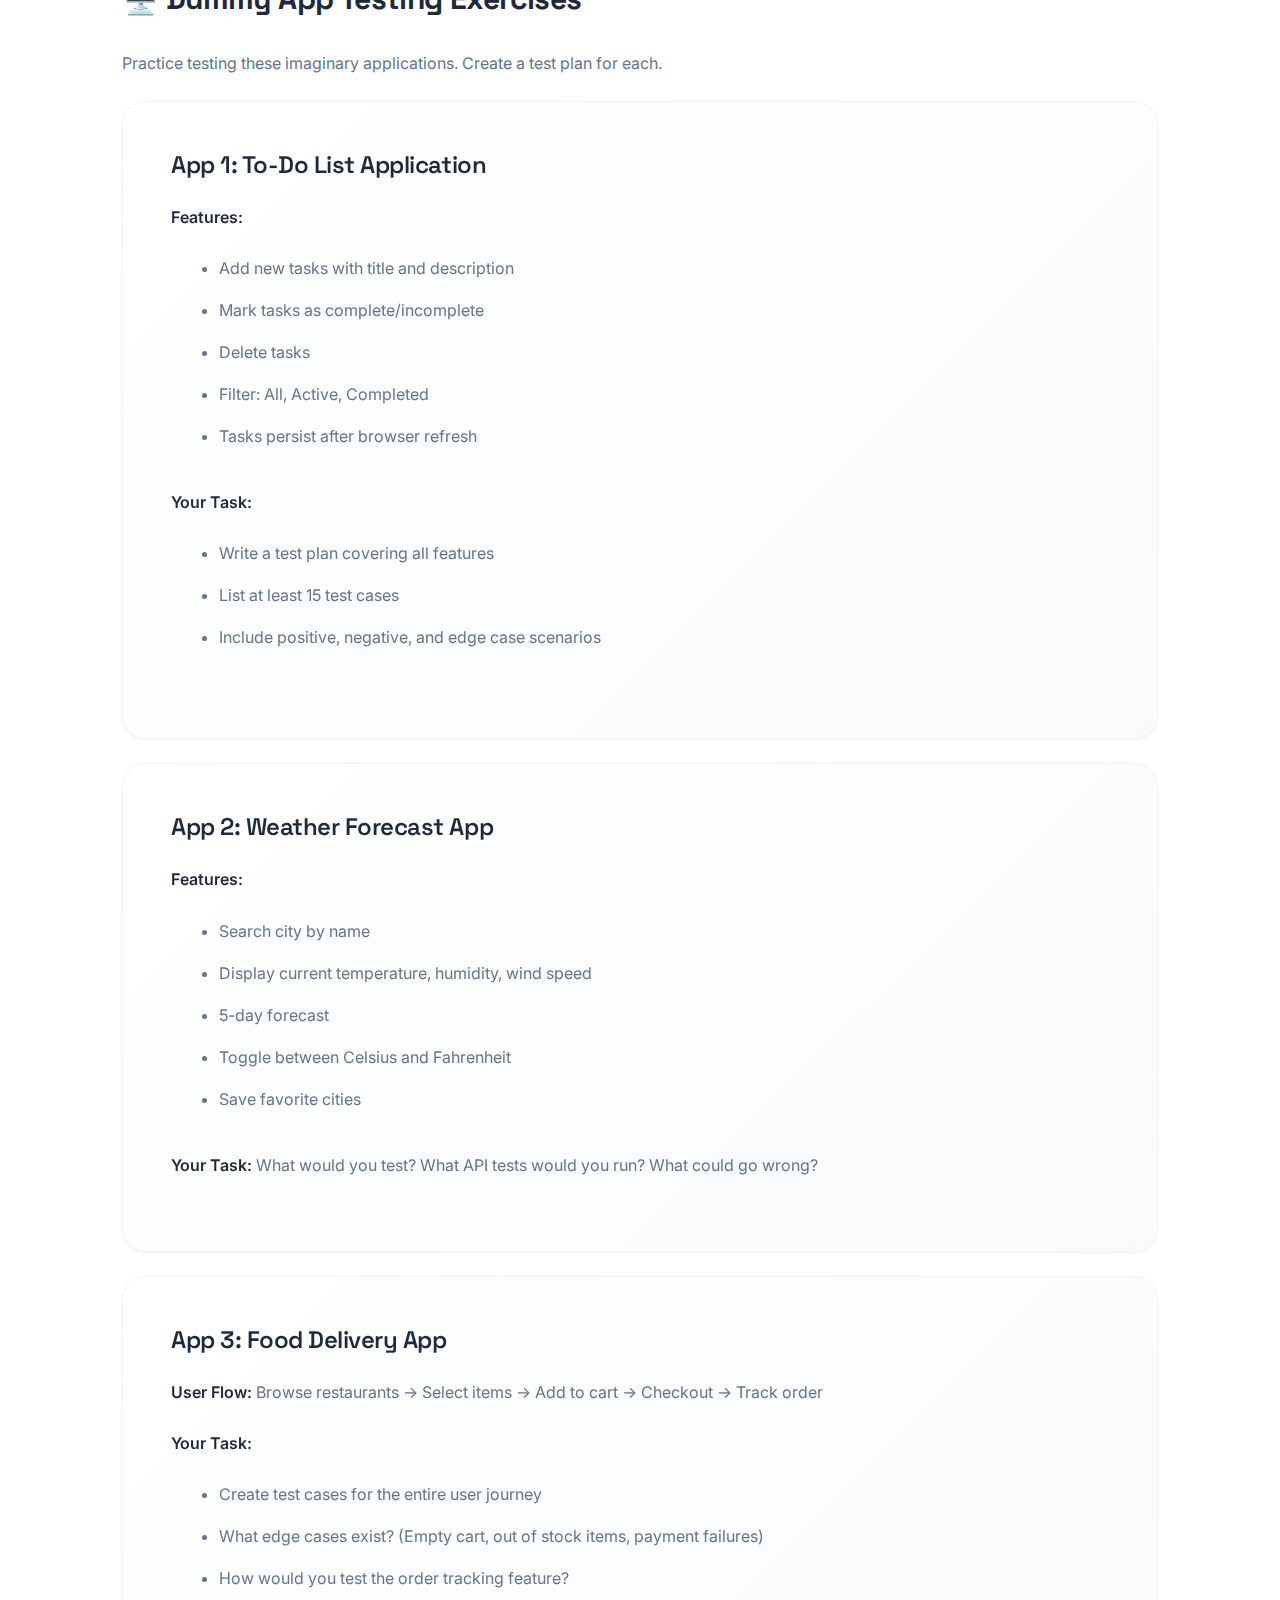
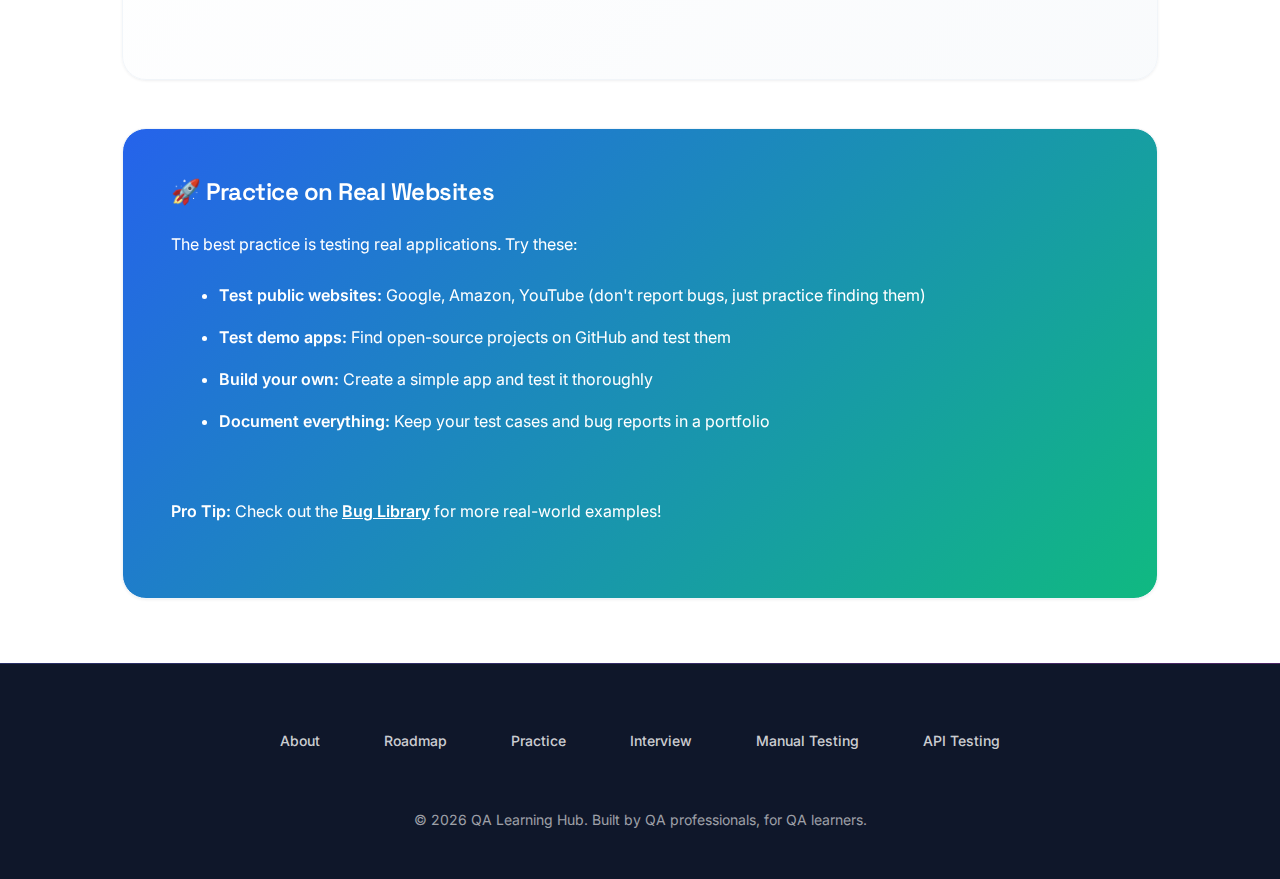
<file: pages/tools/practice.html>
<!DOCTYPE html>
<html lang="en">

<head>
    <meta charset="UTF-8">
    <meta name="viewport" content="width=device-width, initial-scale=1.0">
    <meta name="description"
        content="Practice QA skills with test case writing exercises, bug finding challenges, and scenario-based questions.">
    <title>QA Practice Zone - Test Your Skills</title>
    <link rel="icon" type="image/png" href="../../favicon.svg">
    <link rel="stylesheet" href="../../css/styles.css">
</head>

<body>

    <!-- Header Placeholder (loaded from includes/header.html) -->


    <div id="header-placeholder"></div>

    <!-- Page Header -->
    <section class="hero">
        <div class="container">
            <h1>Practice Zone</h1>
            <p>Test your QA skills with practical exercises</p>
        </div>
    </section>

    <!-- Content -->
    <section class="section">
        <div class="container">

            <p class="text-center text-muted mb-xl">Practice makes perfect! Work through these exercises to sharpen your
                QA skills. Don't rush—take your time to think like a real QA professional.</p>

            <!-- Test Case Writing Exercise -->
            <div class="mb-xl">
                <h2>📝 Test Case Writing Exercises</h2>
                <p>Practice writing test cases for these scenarios. Focus on clear steps, expected results, and edge
                    cases.</p>

                <div class="card">
                    <h3>Exercise 1: Login Functionality</h3>
                    <p><strong>Scenario:</strong> Test the login page of a banking application.</p>
                    <p><strong>Requirements:</strong></p>
                    <ul>
                        <li>Username field (email format required)</li>
                        <li>Password field (min 8 characters, must contain uppercase, lowercase, number)</li>
                        <li>"Remember Me" checkbox</li>
                        <li>"Login" button</li>
                        <li>"Forgot Password" link</li>
                    </ul>
                    <p><strong>Your Task:</strong> Write at least 8 test cases covering:</p>
                    <ul>
                        <li>Valid login</li>
                        <li>Invalid username/password combinations</li>
                        <li>Empty fields</li>
                        <li>Password visibility toggle (if applicable)</li>
                        <li>Remember me functionality</li>
                        <li>Forgot password link</li>
                    </ul>
                </div>

                <div class="card mt-md">
                    <h3>Exercise 2: E-commerce Search</h3>
                    <p><strong>Scenario:</strong> Test the search functionality on an e-commerce website.</p>
                    <p><strong>Requirements:</strong></p>
                    <ul>
                        <li>Search bar with placeholder "Search products..."</li>
                        <li>Auto-suggest dropdown appears after 3 characters</li>
                        <li>Search button and Enter key both work</li>
                        <li>Results should show relevant products</li>
                    </ul>
                    <p><strong>Your Task:</strong> Write test cases for:</p>
                    <ul>
                        <li>Valid product search</li>
                        <li>Search with no results</li>
                        <li>Special characters in search</li>
                        <li>Very long search strings</li>
                        <li>Auto-suggest behavior</li>
                    </ul>
                </div>

                <div class="card mt-md">
                    <h3>Exercise 3: Registration Form</h3>
                    <p><strong>Scenario:</strong> User registration page for a social media app.</p>
                    <p><strong>Fields:</strong> First Name, Last Name, Email, Password, Confirm Password, Date of Birth,
                        Terms & Conditions checkbox</p>
                    <p><strong>Your Task:</strong> Write test cases for all field validations, form submission, and
                        error handling.</p>
                </div>
            </div>

            <!-- Bug Finding Challenges -->
            <div class="mb-xl">
                <h2>🐛 Bug Finding Challenges</h2>
                <p>Identify bugs in these real-world scenarios. Think about what could go wrong.</p>

                <div class="card">
                    <h3>Challenge 1: Shopping Cart Bug</h3>
                    <p><strong>Scenario:</strong> You're testing an online store's shopping cart.</p>
                    <p><strong>Steps:</strong></p>
                    <ol>
                        <li>Add Product A (Price: $50) to cart</li>
                        <li>Add Product B (Price: $30) to cart</li>
                        <li>Cart shows: Total = $50 (Product B is missing!)</li>
                    </ol>
                    <p><strong>Your Task:</strong> Write a bug report for this issue. Include severity, priority, steps
                        to reproduce, expected vs actual results.</p>
                </div>

                <div class="card mt-md">
                    <h3>Challenge 2: Mobile App Keyboard Issue</h3>
                    <p><strong>Scenario:</strong> Testing a chat application on mobile.</p>
                    <p><strong>Issue Observed:</strong> When user taps on the message input field, the keyboard appears
                        but covers the input field. User cannot see what they're typing.</p>
                    <p><strong>Your Task:</strong> Document this as a bug. What severity would you assign? What
                        priority?</p>
                </div>

                <div class="card mt-md">
                    <h3>Challenge 3: Date Picker Bug</h3>
                    <p><strong>Scenario:</strong> Flight booking website allows selecting departure date.</p>
                    <p><strong>Issue:</strong> User can select past dates (yesterday, last month). When trying to book,
                        system shows error "Invalid date".</p>
                    <p><strong>Your Task:</strong> Why is this a problem? How should it be fixed? Write a bug report
                        with improvement suggestion.</p>
                </div>
            </div>

            <!-- Scenario-Based Questions -->
            <div class="mb-xl">
                <h2>🎯 Scenario-Based Questions</h2>
                <p>These questions test your QA thinking and problem-solving skills.</p>

                <div class="accordion">

                    <div class="accordion-item">
                        <button class="accordion-header">
                            <span>Scenario 1: Testing a New Feature with Limited Time</span>
                            <span class="accordion-icon">▼</span>
                        </button>
                        <div class="accordion-content">
                            <div class="accordion-body">
                                <p><strong>Question:</strong> Your team is releasing a new payment feature tomorrow. You
                                    only have 2 hours to test. How do you prioritize?</p>
                                <p><strong>Think About:</strong></p>
                                <ul>
                                    <li>What are the most critical test cases?</li>
                                    <li>What would you test first?</li>
                                    <li>What can be skipped if time runs out?</li>
                                    <li>How would you communicate risks to your manager?</li>
                                </ul>
                            </div>
                        </div>
                    </div>

                    <div class="accordion-item">
                        <button class="accordion-header">
                            <span>Scenario 2: Bug or Feature Request?</span>
                            <span class="accordion-icon">▼</span>
                        </button>
                        <div class="accordion-content">
                            <div class="accordion-body">
                                <p><strong>Question:</strong> Users report that the "Export to PDF" button is missing on
                                    the mobile version of the app, but it exists on the web version. The requirements
                                    document doesn't mention mobile export. Is this a bug or a feature request?</p>
                                <p><strong>Think About:</strong></p>
                                <ul>
                                    <li>How do you determine if it's a bug or missing feature?</li>
                                    <li>Who would you ask for clarification?</li>
                                    <li>How would you document this?</li>
                                </ul>
                            </div>
                        </div>
                    </div>

                    <div class="accordion-item">
                        <button class="accordion-header">
                            <span>Scenario 3: Production Bug Found by Customer</span>
                            <span class="accordion-icon">▼</span>
                        </button>
                        <div class="accordion-content">
                            <div class="accordion-body">
                                <p><strong>Question:</strong> A customer reports that they cannot complete checkout
                                    because the "Place Order" button is disabled even after filling all required fields.
                                    This is happening in production. What do you do?</p>
                                <p><strong>Think About:</strong></p>
                                <ul>
                                    <li>What are your immediate actions?</li>
                                    <li>How do you reproduce the issue?</li>
                                    <li>Who needs to be notified urgently?</li>
                                    <li>What information do you need from the customer?</li>
                                    <li>How do you prevent similar issues in the future?</li>
                                </ul>
                            </div>
                        </div>
                    </div>

                    <div class="accordion-item">
                        <button class="accordion-header">
                            <span>Scenario 4: Conflicting Test Results</span>
                            <span class="accordion-icon">▼</span>
                        </button>
                        <div class="accordion-content">
                            <div class="accordion-body">
                                <p><strong>Question:</strong> You tested a feature and marked it as "Pass." Another QA
                                    tested the same feature and found a critical bug. What happened?</p>
                                <p><strong>Think About:</strong></p>
                                <ul>
                                    <li>What could cause different test results?</li>
                                    <li>How do you handle this situation professionally?</li>
                                    <li>What process improvements can prevent this?</li>
                                </ul>
                            </div>
                        </div>
                    </div>

                    <div class="accordion-item">
                        <button class="accordion-header">
                            <span>Scenario 5: Developer Says "It Works on My Machine"</span>
                            <span class="accordion-icon">▼</span>
                        </button>
                        <div class="accordion-content">
                            <div class="accordion-body">
                                <p><strong>Question:</strong> You report a bug, but the developer responds "It works
                                    fine on my machine. Cannot reproduce." What do you do?</p>
                                <p><strong>Think About:</strong></p>
                                <ul>
                                    <li>What additional information can you provide?</li>
                                    <li>How do you prove the bug exists?</li>
                                    <li>What environmental factors might differ?</li>
                                    <li>How do you maintain a good relationship with developers?</li>
                                </ul>
                            </div>
                        </div>
                    </div>

                </div>
            </div>

            <!-- Dummy App Testing -->
            <div class="mb-xl">
                <h2>🖥️ Dummy App Testing Exercises</h2>
                <p>Practice testing these imaginary applications. Create a test plan for each.</p>

                <div class="card">
                    <h3>App 1: To-Do List Application</h3>
                    <p><strong>Features:</strong></p>
                    <ul>
                        <li>Add new tasks with title and description</li>
                        <li>Mark tasks as complete/incomplete</li>
                        <li>Delete tasks</li>
                        <li>Filter: All, Active, Completed</li>
                        <li>Tasks persist after browser refresh</li>
                    </ul>
                    <p><strong>Your Task:</strong></p>
                    <ul>
                        <li>Write a test plan covering all features</li>
                        <li>List at least 15 test cases</li>
                        <li>Include positive, negative, and edge case scenarios</li>
                    </ul>
                </div>

                <div class="card mt-md">
                    <h3>App 2: Weather Forecast App</h3>
                    <p><strong>Features:</strong></p>
                    <ul>
                        <li>Search city by name</li>
                        <li>Display current temperature, humidity, wind speed</li>
                        <li>5-day forecast</li>
                        <li>Toggle between Celsius and Fahrenheit</li>
                        <li>Save favorite cities</li>
                    </ul>
                    <p><strong>Your Task:</strong> What would you test? What API tests would you run? What could go
                        wrong?</p>
                </div>

                <div class="card mt-md">
                    <h3>App 3: Food Delivery App</h3>
                    <p><strong>User Flow:</strong> Browse restaurants → Select items → Add to cart → Checkout → Track
                        order</p>
                    <p><strong>Your Task:</strong></p>
                    <ul>
                        <li>Create test cases for the entire user journey</li>
                        <li>What edge cases exist? (Empty cart, out of stock items, payment failures)</li>
                        <li>How would you test the order tracking feature?</li>
                    </ul>
                </div>
            </div>

            <!-- Real Testing Practice -->
            <div class="card" style="background: linear-gradient(135deg, #2563eb 0%, #10b981 100%); color: white;">
                <h3 style="color: white;">🚀 Practice on Real Websites</h3>
                <p style="color: white;">The best practice is testing real applications. Try these:</p>
                <ul style="color: white;">
                    <li style="color: white;"><strong style="color: white;">Test public websites:</strong> Google,
                        Amazon, YouTube (don't report bugs, just practice
                        finding them)</li>
                    <li style="color: white;"><strong style="color: white;">Test demo apps:</strong> Find open-source
                        projects on GitHub and test them</li>
                    <li style="color: white;"><strong style="color: white;">Build your own:</strong> Create a simple app
                        and test it thoroughly</li>
                    <li style="color: white;"><strong style="color: white;">Document everything:</strong> Keep your test
                        cases and bug reports in a portfolio</li>
                </ul>
                <p class="mt-md" style="color: white;"><strong style="color: white;">Pro Tip:</strong> Check out the <a
                        href="bug-library.html" style="color: white; text-decoration: underline;">Bug Library</a> for
                    more real-world examples!
                </p>
            </div>

        </div>
    </section>

    <!-- Footer Placeholder (loaded from includes/footer.html) -->


    <div id="footer-placeholder"></div>

    <script src="../../js/components.js"></script>


    <script src="../../js/main.js"></script>
</body>

</html>
</file>
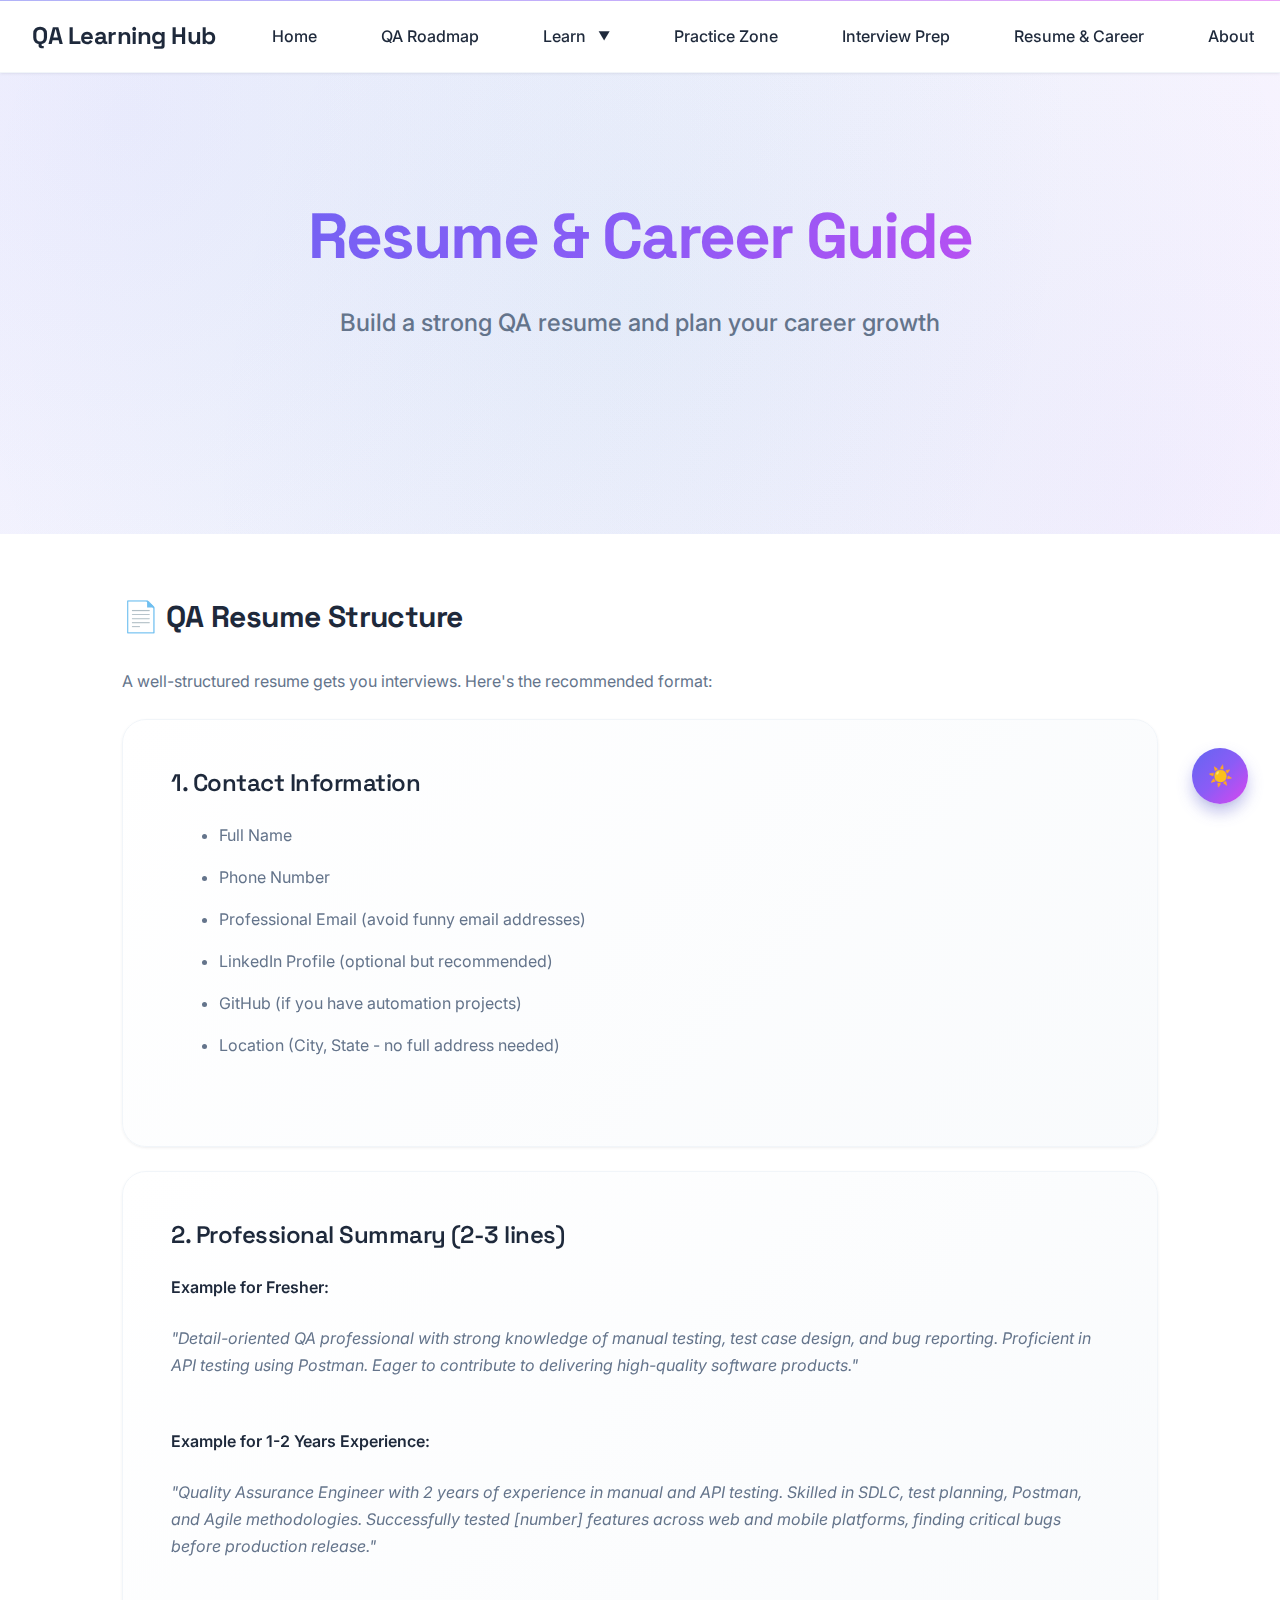
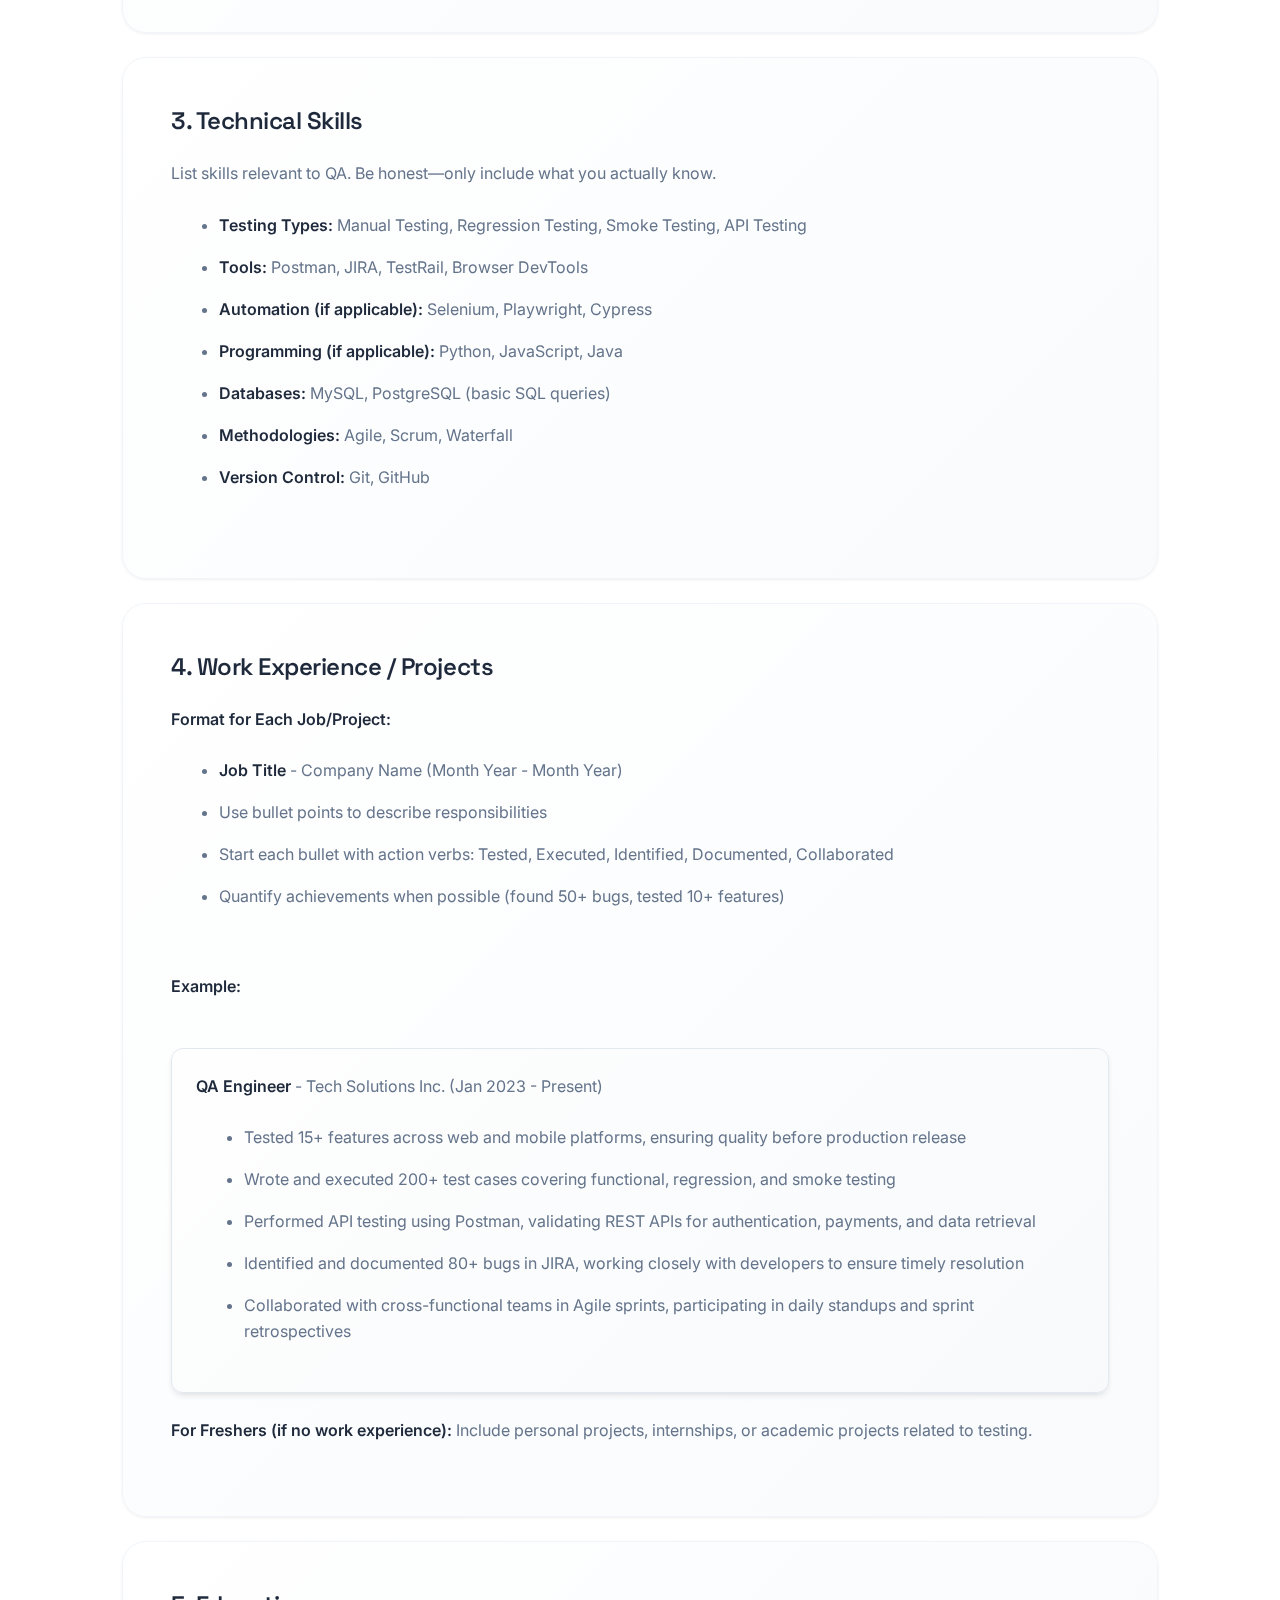
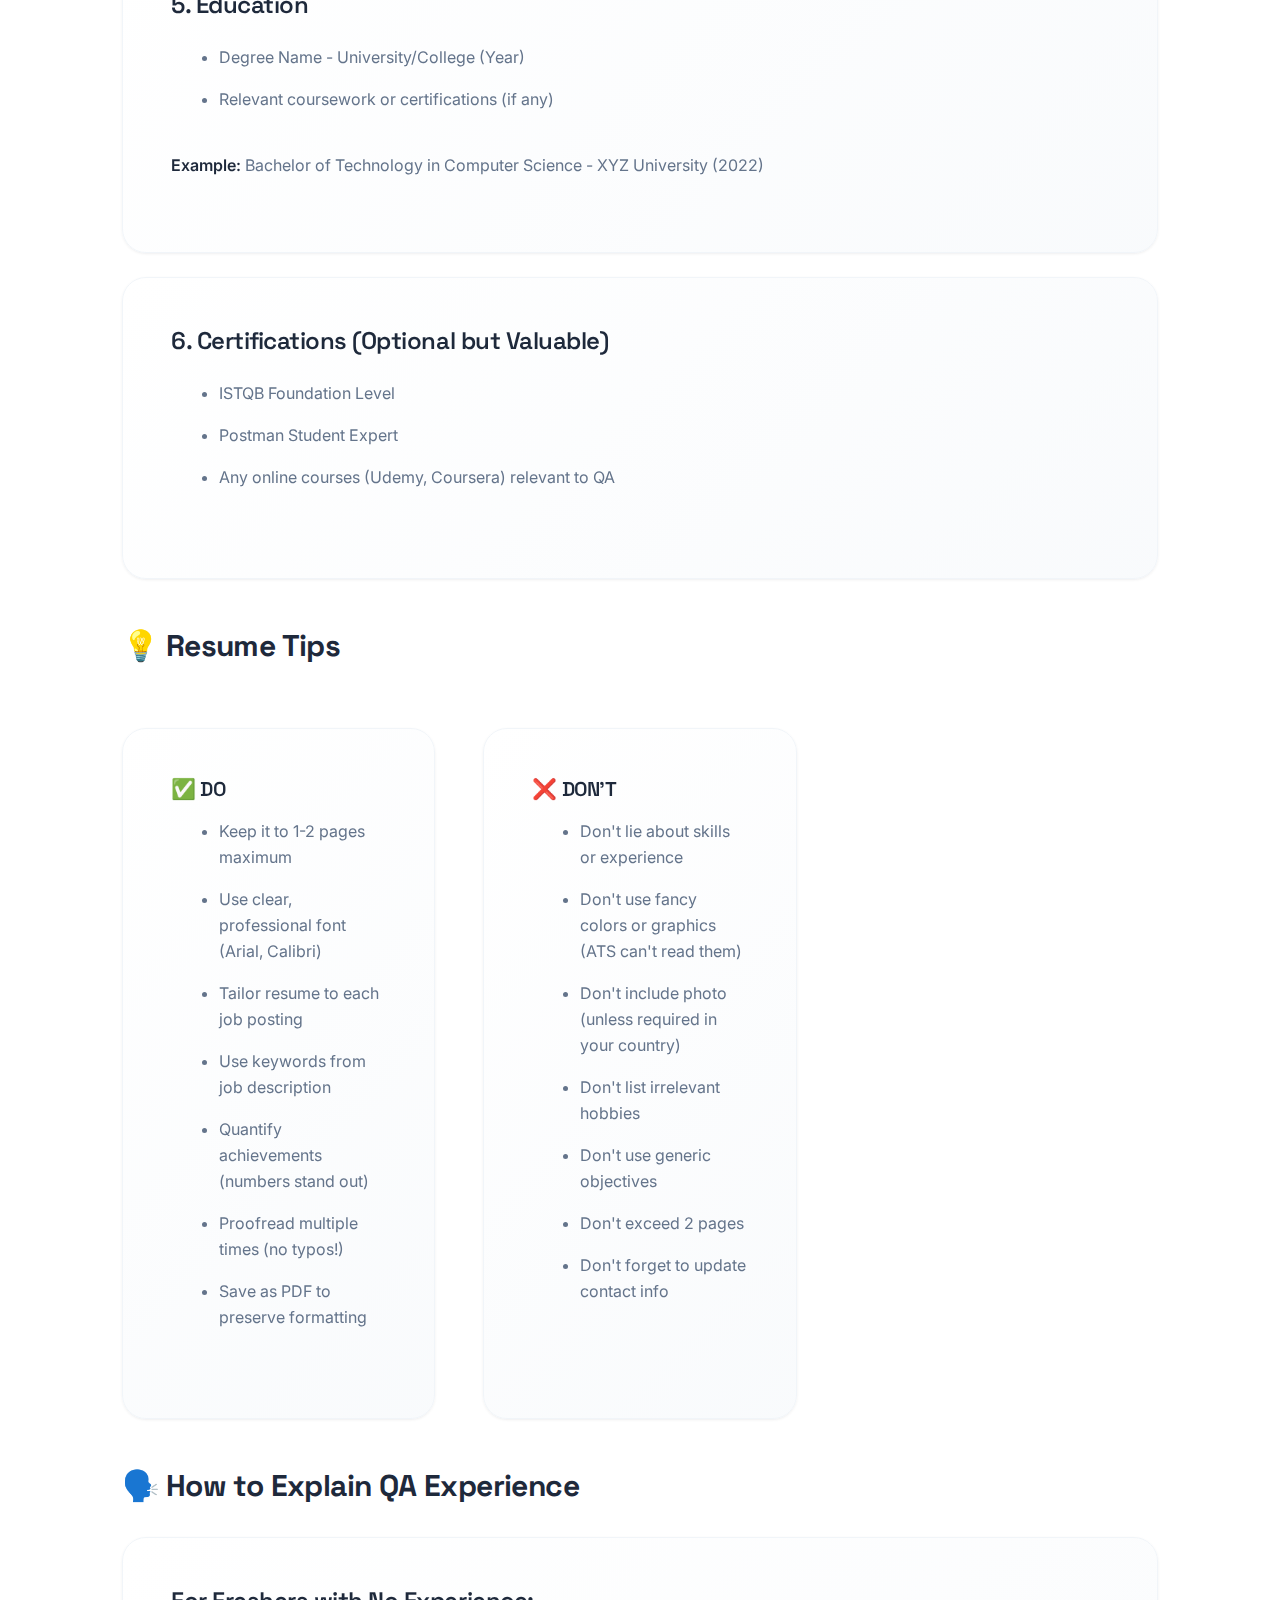
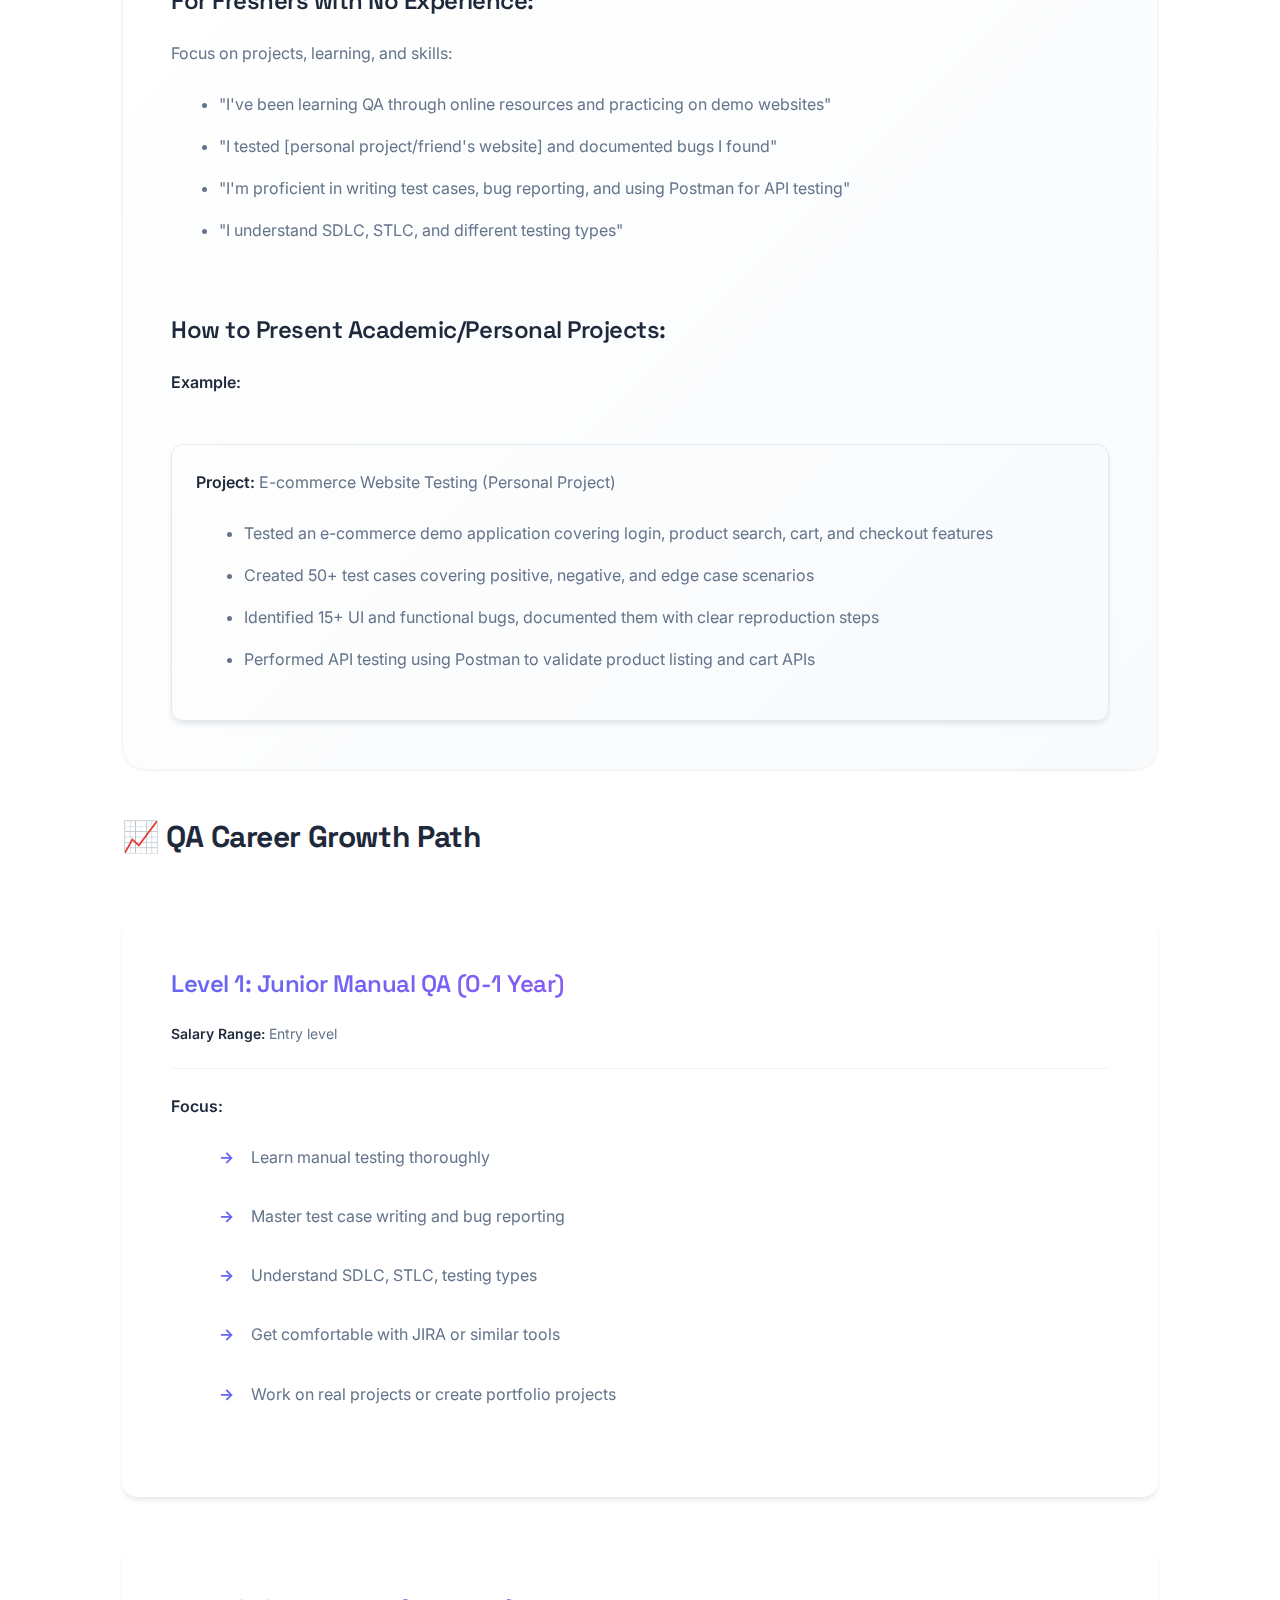
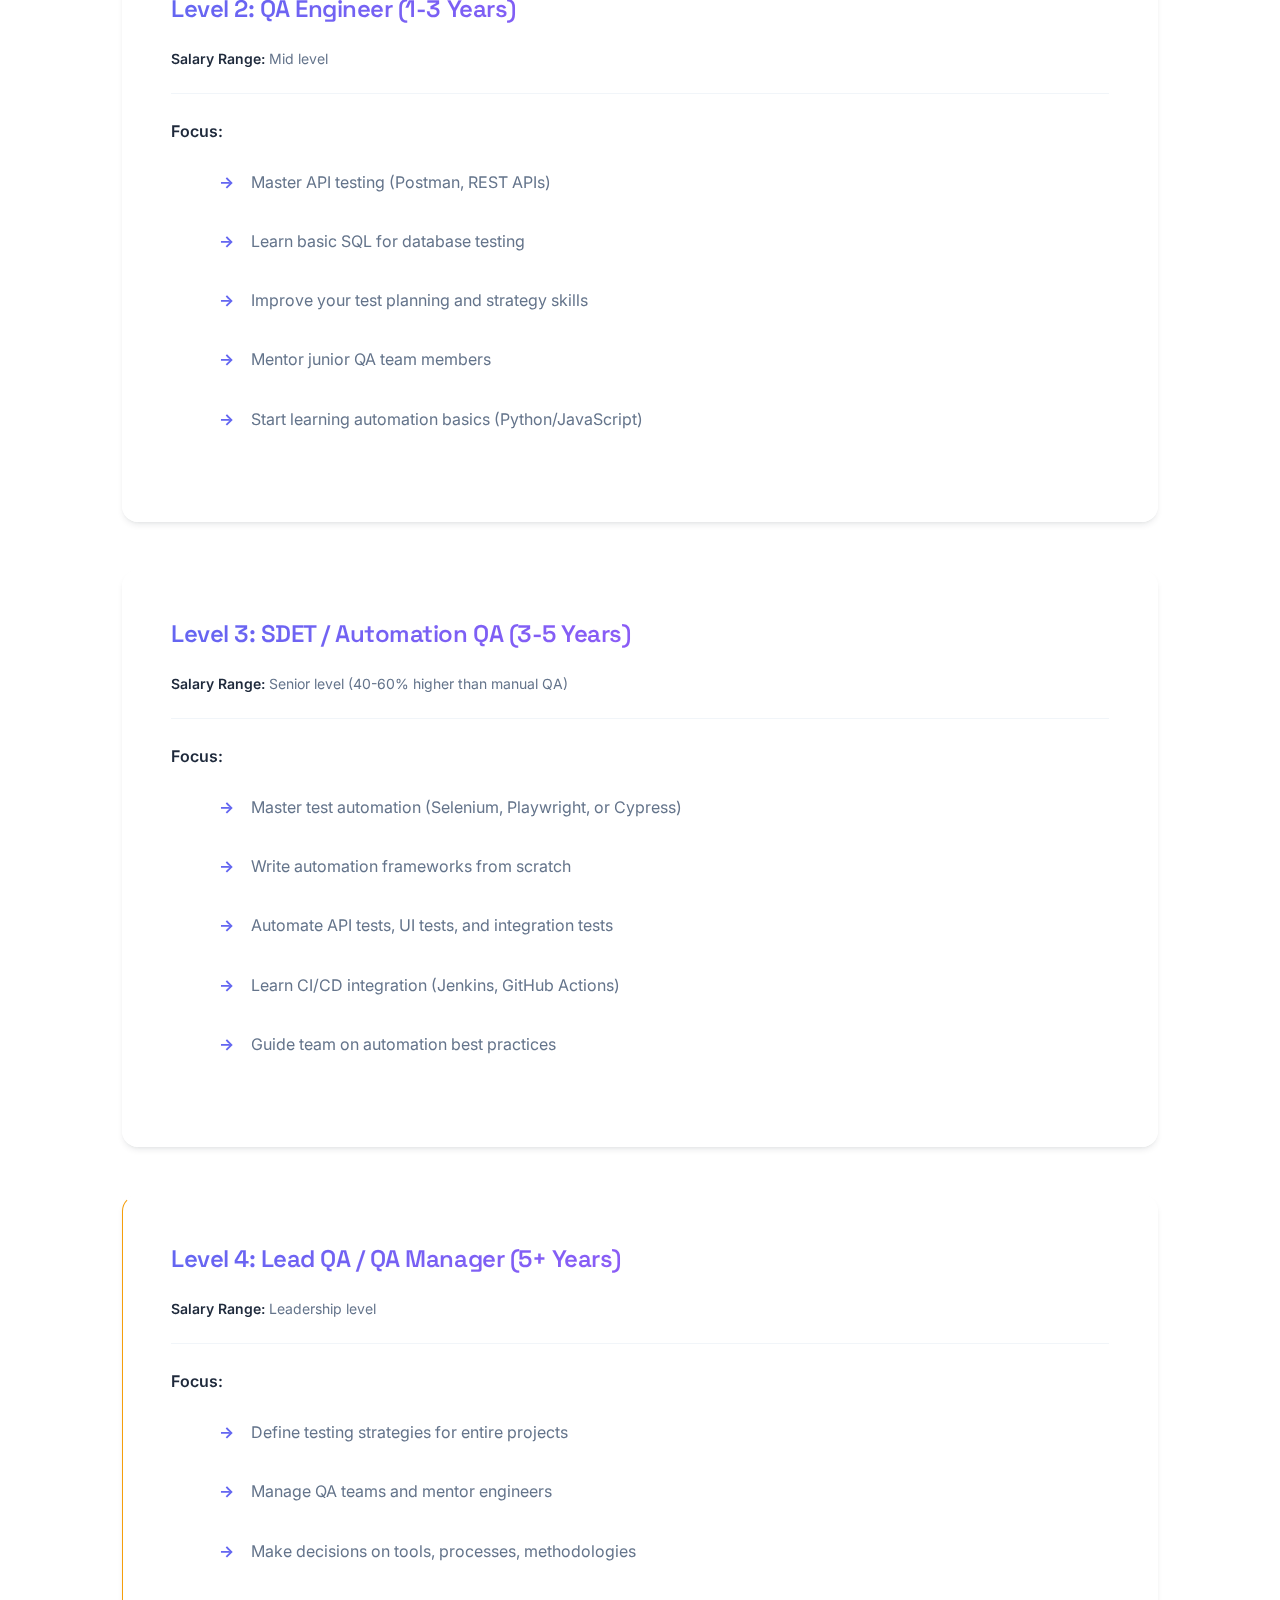
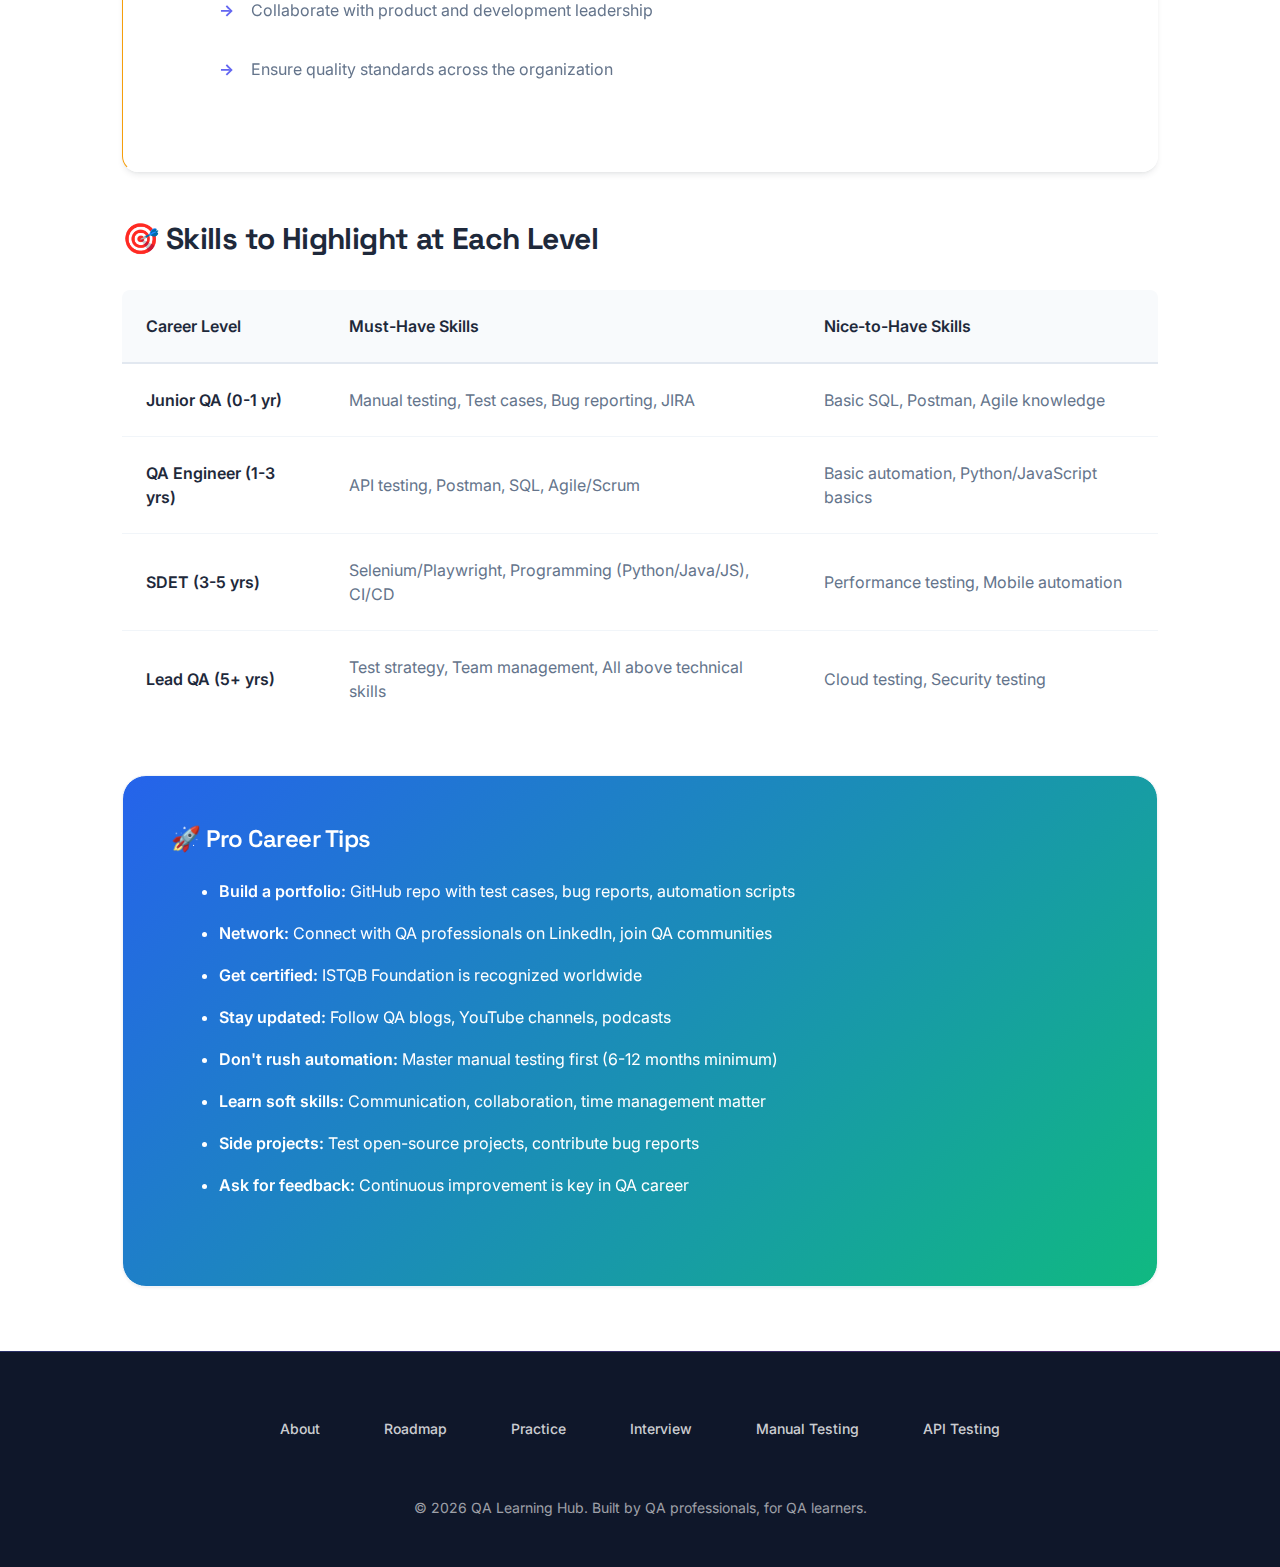
<file: pages/tools/resume.html>
<!DOCTYPE html>
<html lang="en">

<head>
    <meta charset="UTF-8">
    <meta name="viewport" content="width=device-width, initial-scale=1.0">
    <meta name="description"
        content="QA resume tips, career growth path, and how to build a professional Software QA resume.">
    <title>QA Resume & Career Guide</title>
    <link rel="icon" type="image/png" href="../../favicon.svg">
    <link rel="stylesheet" href="../../css/styles.css">
</head>

<body>

    <!-- Header Placeholder (loaded from includes/header.html) -->


    <div id="header-placeholder"></div>

    <!-- Page Header -->
    <section class="hero">
        <div class="container">
            <h1>Resume & Career Guide</h1>
            <p>Build a strong QA resume and plan your career growth</p>
        </div>
    </section>

    <!-- Content -->
    <section class="section">
        <div class="container">

            <!-- Resume Structure -->
            <div class="mb-xl">
                <h2>📄 QA Resume Structure</h2>
                <p>A well-structured resume gets you interviews. Here's the recommended format:</p>

                <div class="card">
                    <h3>1. Contact Information</h3>
                    <ul>
                        <li>Full Name</li>
                        <li>Phone Number</li>
                        <li>Professional Email (avoid funny email addresses)</li>
                        <li>LinkedIn Profile (optional but recommended)</li>
                        <li>GitHub (if you have automation projects)</li>
                        <li>Location (City, State - no full address needed)</li>
                    </ul>
                </div>

                <div class="card mt-md">
                    <h3>2. Professional Summary (2-3 lines)</h3>
                    <p><strong>Example for Fresher:</strong></p>
                    <p><em>"Detail-oriented QA professional with strong knowledge of manual testing, test case design,
                            and bug reporting. Proficient in API testing using Postman. Eager to contribute to
                            delivering high-quality software products."</em></p>

                    <p class="mt-md"><strong>Example for 1-2 Years Experience:</strong></p>
                    <p><em>"Quality Assurance Engineer with 2 years of experience in manual and API testing. Skilled in
                            SDLC, test planning, Postman, and Agile methodologies. Successfully tested [number] features
                            across web and mobile platforms, finding critical bugs before production release."</em></p>
                </div>

                <div class="card mt-md">
                    <h3>3. Technical Skills</h3>
                    <p>List skills relevant to QA. Be honest—only include what you actually know.</p>
                    <ul>
                        <li><strong>Testing Types:</strong> Manual Testing, Regression Testing, Smoke Testing, API
                            Testing</li>
                        <li><strong>Tools:</strong> Postman, JIRA, TestRail, Browser DevTools</li>
                        <li><strong>Automation (if applicable):</strong> Selenium, Playwright, Cypress</li>
                        <li><strong>Programming (if applicable):</strong> Python, JavaScript, Java</li>
                        <li><strong>Databases:</strong> MySQL, PostgreSQL (basic SQL queries)</li>
                        <li><strong>Methodologies:</strong> Agile, Scrum, Waterfall</li>
                        <li><strong>Version Control:</strong> Git, GitHub</li>
                    </ul>
                </div>

                <div class="card mt-md">
                    <h3>4. Work Experience / Projects</h3>

                    <p><strong>Format for Each Job/Project:</strong></p>
                    <ul>
                        <li><strong>Job Title</strong> - Company Name (Month Year - Month Year)</li>
                        <li>Use bullet points to describe responsibilities</li>
                        <li>Start each bullet with action verbs: Tested, Executed, Identified, Documented, Collaborated
                        </li>
                        <li>Quantify achievements when possible (found 50+ bugs, tested 10+ features)</li>
                    </ul>

                    <p class="mt-md"><strong>Example:</strong></p>
                    <div class="bug-example">
                        <p><strong>QA Engineer</strong> - Tech Solutions Inc. (Jan 2023 - Present)</p>
                        <ul>
                            <li>Tested 15+ features across web and mobile platforms, ensuring quality before production
                                release</li>
                            <li>Wrote and executed 200+ test cases covering functional, regression, and smoke testing
                            </li>
                            <li>Performed API testing using Postman, validating REST APIs for authentication, payments,
                                and data retrieval</li>
                            <li>Identified and documented 80+ bugs in JIRA, working closely with developers to ensure
                                timely resolution</li>
                            <li>Collaborated with cross-functional teams in Agile sprints, participating in daily
                                standups and sprint retrospectives</li>
                        </ul>
                    </div>

                    <p class="mt-md"><strong>For Freshers (if no work experience):</strong> Include personal projects,
                        internships, or academic projects related to testing.</p>
                </div>

                <div class="card mt-md">
                    <h3>5. Education</h3>
                    <ul>
                        <li>Degree Name - University/College (Year)</li>
                        <li>Relevant coursework or certifications (if any)</li>
                    </ul>
                    <p><strong>Example:</strong> Bachelor of Technology in Computer Science - XYZ University (2022)</p>
                </div>

                <div class="card mt-md">
                    <h3>6. Certifications (Optional but Valuable)</h3>
                    <ul>
                        <li>ISTQB Foundation Level</li>
                        <li>Postman Student Expert</li>
                        <li>Any online courses (Udemy, Coursera) relevant to QA</li>
                    </ul>
                </div>
            </div>

            <!-- Resume Tips -->
            <div class="mb-xl">
                <h2>💡 Resume Tips</h2>

                <div class="card-grid">
                    <div class="card">
                        <h4>✅ DO</h4>
                        <ul>
                            <li>Keep it to 1-2 pages maximum</li>
                            <li>Use clear, professional font (Arial, Calibri)</li>
                            <li>Tailor resume to each job posting</li>
                            <li>Use keywords from job description</li>
                            <li>Quantify achievements (numbers stand out)</li>
                            <li>Proofread multiple times (no typos!)</li>
                            <li>Save as PDF to preserve formatting</li>
                        </ul>
                    </div>

                    <div class="card">
                        <h4>❌ DON'T</h4>
                        <ul>
                            <li>Don't lie about skills or experience</li>
                            <li>Don't use fancy colors or graphics (ATS can't read them)</li>
                            <li>Don't include photo (unless required in your country)</li>
                            <li>Don't list irrelevant hobbies</li>
                            <li>Don't use generic objectives</li>
                            <li>Don't exceed 2 pages</li>
                            <li>Don't forget to update contact info</li>
                        </ul>
                    </div>
                </div>
            </div>

            <!-- How to Explain QA Experience -->
            <div class="mb-xl">
                <h2>🗣️ How to Explain QA Experience</h2>

                <div class="card">
                    <h3>For Freshers with No Experience:</h3>
                    <p>Focus on projects, learning, and skills:</p>
                    <ul>
                        <li>"I've been learning QA through online resources and practicing on demo websites"</li>
                        <li>"I tested [personal project/friend's website] and documented bugs I found"</li>
                        <li>"I'm proficient in writing test cases, bug reporting, and using Postman for API testing"
                        </li>
                        <li>"I understand SDLC, STLC, and different testing types"</li>
                    </ul>

                    <h3 class="mt-lg">How to Present Academic/Personal Projects:</h3>
                    <p><strong>Example:</strong></p>
                    <div class="bug-example">
                        <p><strong>Project:</strong> E-commerce Website Testing (Personal Project)</p>
                        <ul>
                            <li>Tested an e-commerce demo application covering login, product search, cart, and checkout
                                features</li>
                            <li>Created 50+ test cases covering positive, negative, and edge case scenarios</li>
                            <li>Identified 15+ UI and functional bugs, documented them with clear reproduction steps
                            </li>
                            <li>Performed API testing using Postman to validate product listing and cart APIs</li>
                        </ul>
                    </div>
                </div>
            </div>

            <!-- Career Growth Path -->
            <div class="mb-xl">
                <h2>📈 QA Career Growth Path</h2>

                <div class="roadmap">

                    <div class="roadmap-level">
                        <h3>Level 1: Junior Manual QA (0-1 Year)</h3>
                        <div class="roadmap-meta">
                            <span><strong>Salary Range:</strong> Entry level</span>
                        </div>
                        <p><strong>Focus:</strong></p>
                        <ul class="roadmap-topics">
                            <li>Learn manual testing thoroughly</li>
                            <li>Master test case writing and bug reporting</li>
                            <li>Understand SDLC, STLC, testing types</li>
                            <li>Get comfortable with JIRA or similar tools</li>
                            <li>Work on real projects or create portfolio projects</li>
                        </ul>
                    </div>

                    <div class="roadmap-level intermediate">
                        <h3>Level 2: QA Engineer (1-3 Years)</h3>
                        <div class="roadmap-meta">
                            <span><strong>Salary Range:</strong> Mid level</span>
                        </div>
                        <p><strong>Focus:</strong></p>
                        <ul class="roadmap-topics">
                            <li>Master API testing (Postman, REST APIs)</li>
                            <li>Learn basic SQL for database testing</li>
                            <li>Improve your test planning and strategy skills</li>
                            <li>Mentor junior QA team members</li>
                            <li>Start learning automation basics (Python/JavaScript)</li>
                        </ul>
                    </div>

                    <div class="roadmap-level advanced">
                        <h3>Level 3: SDET / Automation QA (3-5 Years)</h3>
                        <div class="roadmap-meta">
                            <span><strong>Salary Range:</strong> Senior level (40-60% higher than manual QA)</span>
                        </div>
                        <p><strong>Focus:</strong></p>
                        <ul class="roadmap-topics">
                            <li>Master test automation (Selenium, Playwright, or Cypress)</li>
                            <li>Write automation frameworks from scratch</li>
                            <li>Automate API tests, UI tests, and integration tests</li>
                            <li>Learn CI/CD integration (Jenkins, GitHub Actions)</li>
                            <li>Guide team on automation best practices</li>
                        </ul>
                    </div>

                    <div class="roadmap-level" style="border-left-color: #f59e0b;">
                        <h3 style="color: #f59e0b;">Level 4: Lead QA / QA Manager (5+ Years)</h3>
                        <div class="roadmap-meta">
                            <span><strong>Salary Range:</strong> Leadership level</span>
                        </div>
                        <p><strong>Focus:</strong></p>
                        <ul class="roadmap-topics">
                            <li>Define testing strategies for entire projects</li>
                            <li>Manage QA teams and mentor engineers</li>
                            <li>Make decisions on tools, processes, methodologies</li>
                            <li>Collaborate with product and development leadership</li>
                            <li>Ensure quality standards across the organization</li>
                        </ul>
                    </div>

                </div>
            </div>

            <!-- Skills to Highlight at Each Level -->
            <div class="mb-xl">
                <h2>🎯 Skills to Highlight at Each Level</h2>

                <table>
                    <thead>
                        <tr>
                            <th>Career Level</th>
                            <th>Must-Have Skills</th>
                            <th>Nice-to-Have Skills</th>
                        </tr>
                    </thead>
                    <tbody>
                        <tr>
                            <td><strong>Junior QA (0-1 yr)</strong></td>
                            <td>Manual testing, Test cases, Bug reporting, JIRA</td>
                            <td>Basic SQL, Postman, Agile knowledge</td>
                        </tr>
                        <tr>
                            <td><strong>QA Engineer (1-3 yrs)</strong></td>
                            <td>API testing, Postman, SQL, Agile/Scrum</td>
                            <td>Basic automation, Python/JavaScript basics</td>
                        </tr>
                        <tr>
                            <td><strong>SDET (3-5 yrs)</strong></td>
                            <td>Selenium/Playwright, Programming (Python/Java/JS), CI/CD</td>
                            <td>Performance testing, Mobile automation</td>
                        </tr>
                        <tr>
                            <td><strong>Lead QA (5+ yrs)</strong></td>
                            <td>Test strategy, Team management, All above technical skills</td>
                            <td>Cloud testing, Security testing</td>
                        </tr>
                    </tbody>
                </table>
            </div>

            <!-- Pro Tips -->
            <div class="card" style="background: linear-gradient(135deg, #2563eb 0%, #10b981 100%); color: white;">
                <h3 style="color: white;">🚀 Pro Career Tips</h3>
                <ul style="color: white;">
                    <li style="color: white;"><strong style="color: white;">Build a portfolio:</strong> GitHub repo with
                        test cases, bug reports, automation scripts
                    </li>
                    <li style="color: white;"><strong style="color: white;">Network:</strong> Connect with QA
                        professionals on LinkedIn, join QA communities</li>
                    <li style="color: white;"><strong style="color: white;">Get certified:</strong> ISTQB Foundation is
                        recognized worldwide</li>
                    <li style="color: white;"><strong style="color: white;">Stay updated:</strong> Follow QA blogs,
                        YouTube channels, podcasts</li>
                    <li style="color: white;"><strong style="color: white;">Don't rush automation:</strong> Master
                        manual testing first (6-12 months minimum)</li>
                    <li style="color: white;"><strong style="color: white;">Learn soft skills:</strong> Communication,
                        collaboration, time management matter</li>
                    <li style="color: white;"><strong style="color: white;">Side projects:</strong> Test open-source
                        projects, contribute bug reports</li>
                    <li style="color: white;"><strong style="color: white;">Ask for feedback:</strong> Continuous
                        improvement is key in QA career</li>
                </ul>
            </div>

        </div>
    </section>

    <!-- Footer Placeholder (loaded from includes/footer.html) -->


    <div id="footer-placeholder"></div>

    <script src="../../js/components.js"></script>


    <script src="../../js/main.js"></script>
</body>

</html>
</file>
<file: css/styles.css>
/* ================================================
   QA Learning Hub - Premium Professional UI/UX
   Modern Design System with Glassmorphism
   ================================================ */

/* ================== GOOGLE FONTS ================== */
@import url('https://fonts.googleapis.com/css2?family=Inter:wght@300;400;500;600;700;800;900&family=Space+Grotesk:wght@500;600;700&display=swap');

/* ================== CSS VARIABLES - PREMIUM PALETTE ================== */
:root {
  /* Premium Color System */
  --color-primary: #6366f1;
  --color-primary-dark: #4f46e5;
  --color-primary-light: #818cf8;
  --color-primary-ultra: #a5b4fc;

  --color-secondary: #14b8a6;
  --color-secondary-dark: #0d9488;
  --color-secondary-light: #2dd4bf;

  --color-accent: #f59e0b;
  --color-accent-dark: #d97706;
  --color-accent-light: #fbbf24;

  --color-success: #10b981;
  --color-warning: #f59e0b;
  --color-error: #ef4444;

  /* Neutrals - Premium Gray Scale */
  --color-bg: #ffffff;
  --color-bg-alt: #fafbfc;
  --color-bg-gray: #f8fafc;
  --color-bg-dark: #0f172a;
  --color-bg-card: rgba(255, 255, 255, 0.8);

  --color-surface: #ffffff;
  --color-surface-hover: #f8fafc;

  --color-text: #0f172a;
  --color-text-primary: #1e293b;
  --color-text-secondary: #64748b;
  --color-text-muted: #94a3b8;
  --color-text-white: #ffffff;

  --color-border: #e2e8f0;
  --color-border-light: #f1f5f9;
  --color-border-dark: #cbd5e1;

  /* Gradient System */
  --gradient-primary: linear-gradient(135deg, #6366f1 0%, #8b5cf6 50%, #d946ef 100%);
  --gradient-secondary: linear-gradient(135deg, #14b8a6 0%, #06b6d4 100%);
  --gradient-accent: linear-gradient(135deg, #f59e0b 0%, #ef4444 100%);
  --gradient-hero: linear-gradient(135deg, rgba(99, 102, 241, 0.03) 0%, rgba(139, 92, 246, 0.03) 100%);
  --gradient-card: linear-gradient(135deg, rgba(255, 255, 255, 0.9) 0%, rgba(248, 250, 252, 0.9) 100%);
  --gradient-glass: linear-gradient(135deg, rgba(255, 255, 255, 0.7) 0%, rgba(255, 255, 255, 0.3) 100%);

  /* Spacing System */
  --spacing-xs: 0.5rem;
  /* 8px */
  --spacing-sm: 1rem;
  /* 16px */
  --spacing-md: 1.5rem;
  /* 24px */
  --spacing-lg: 2rem;
  /* 32px */
  --spacing-xl: 3rem;
  /* 48px */
  --spacing-2xl: 4rem;
  /* 64px */
  --spacing-3xl: 6rem;
  /* 96px */
  --spacing-4xl: 8rem;
  /* 128px */

  /* Typography System */
  --font-primary: 'Inter', -apple-system, BlinkMacSystemFont, 'Segoe UI', sans-serif;
  --font-display: 'Space Grotesk', 'Inter', sans-serif;

  --font-weight-light: 300;
  --font-weight-normal: 400;
  --font-weight-medium: 500;
  --font-weight-semibold: 600;
  --font-weight-bold: 700;
  --font-weight-extrabold: 800;
  --font-weight-black: 900;

  --font-size-xs: 0.75rem;
  /* 12px */
  --font-size-sm: 0.875rem;
  /* 14px */
  --font-size-base: 1rem;
  /* 16px */
  --font-size-lg: 1.125rem;
  /* 18px */
  --font-size-xl: 1.25rem;
  /* 20px */
  --font-size-2xl: 1.5rem;
  /* 24px */
  --font-size-3xl: 1.875rem;
  /* 30px */
  --font-size-4xl: 2.25rem;
  /* 36px */
  --font-size-5xl: 3rem;
  /* 48px */
  --font-size-6xl: 3.75rem;
  /* 60px */
  --font-size-7xl: 4.5rem;
  /* 72px */

  --line-height-none: 1;
  --line-height-tight: 1.25;
  --line-height-snug: 1.375;
  --line-height-normal: 1.5;
  --line-height-relaxed: 1.625;
  --line-height-loose: 2;

  /* Border Radius System */
  --radius-sm: 0.375rem;
  /* 6px */
  --radius-md: 0.5rem;
  /* 8px */
  --radius-lg: 0.75rem;
  /* 12px */
  --radius-xl: 1rem;
  /* 16px */
  --radius-2xl: 1.5rem;
  /* 24px */
  --radius-3xl: 2rem;
  /* 32px */
  --radius-full: 9999px;

  /* Shadow System - Premium, Subtle */
  --shadow-xs: 0 1px 2px 0 rgba(15, 23, 42, 0.03);
  --shadow-sm: 0 1px 3px 0 rgba(15, 23, 42, 0.06), 0 1px 2px -1px rgba(15, 23, 42, 0.06);
  --shadow-md: 0 4px 6px -1px rgba(15, 23, 42, 0.08), 0 2px 4px -2px rgba(15, 23, 42, 0.08);
  --shadow-lg: 0 10px 15px -3px rgba(15, 23, 42, 0.08), 0 4px 6px -4px rgba(15, 23, 42, 0.08);
  --shadow-xl: 0 20px 25px -5px rgba(15, 23, 42, 0.08), 0 8px 10px -6px rgba(15, 23, 42, 0.08);
  --shadow-2xl: 0 25px 50px -12px rgba(15, 23, 42, 0.15);
  --shadow-inner: inset 0 2px 4px 0 rgba(15, 23, 42, 0.06);

  /* Glassmorphism */
  --glass-bg: rgba(255, 255, 255, 0.7);
  --glass-border: rgba(255, 255, 255, 0.3);
  --glass-blur: 20px;

  /* Transition System */
  --transition-fast: 150ms cubic-bezier(0.4, 0, 0.2, 1);
  --transition-base: 250ms cubic-bezier(0.4, 0, 0.2, 1);
  --transition-slow: 350ms cubic-bezier(0.4, 0, 0.2, 1);
  --transition-slower: 500ms cubic-bezier(0.4, 0, 0.2, 1);

  /* Z-index System */
  --z-base: 1;
  --z-dropdown: 1000;
  --z-sticky: 1020;
  --z-fixed: 1030;
  --z-modal-backdrop: 1040;
  --z-modal: 1050;
  --z-popover: 1060;
  --z-tooltip: 1070;
}

/* ================== DARK MODE VARIABLES ================== */
[data-theme="dark"] {
  /* Dark Mode Colors */
  --color-bg: #0f172a;
  --color-bg-alt: #1e293b;
  --color-bg-gray: #1e293b;
  --color-bg-card: rgba(30, 41, 59, 0.8);

  --color-surface: #1e293b;
  --color-surface-hover: #334155;

  --color-text: #f1f5f9;
  --color-text-primary: #f8fafc;
  --color-text-secondary: #cbd5e1;
  --color-text-muted: #94a3b8;

  --color-border: #334155;
  --color-border-light: #1e293b;
  --color-border-dark: #475569;

  /* Dark mode gradients */
  --gradient-hero: linear-gradient(135deg, rgba(99, 102, 241, 0.1) 0%, rgba(139, 92, 246, 0.1) 100%);
  --gradient-card: linear-gradient(135deg, rgba(30, 41, 59, 0.9) 0%, rgba(51, 65, 85, 0.9) 100%);
  --gradient-glass: linear-gradient(135deg, rgba(30, 41, 59, 0.7) 0%, rgba(51, 65, 85, 0.3) 100%);

  /* Dark mode shadows - more subtle */
  --shadow-xs: 0 1px 2px 0 rgba(0, 0, 0, 0.3);
  --shadow-sm: 0 1px 3px 0 rgba(0, 0, 0, 0.4), 0 1px 2px -1px rgba(0, 0, 0, 0.4);
  --shadow-md: 0 4px 6px -1px rgba(0, 0, 0, 0.5), 0 2px 4px -2px rgba(0, 0, 0, 0.5);
  --shadow-lg: 0 10px 15px -3px rgba(0, 0, 0, 0.5), 0 4px 6px -4px rgba(0, 0, 0, 0.5);
  --shadow-xl: 0 20px 25px -5px rgba(0, 0, 0, 0.5), 0 8px 10px -6px rgba(0, 0, 0, 0.5);
  --shadow-2xl: 0 25px 50px -12px rgba(0, 0, 0, 0.6);

  /* Glassmorphism for dark mode */
  --glass-bg: rgba(30, 41, 59, 0.7);
  --glass-border: rgba(255, 255, 255, 0.1);
}

/* Smooth theme transition */
body {
  transition: background-color 0.3s ease, color 0.3s ease;
}

/* ================== RESET & BASE ================== */
*,
*::before,
*::after {
  box-sizing: border-box;
  margin: 0;
  padding: 0;
}

html {
  scroll-behavior: smooth;
  -webkit-font-smoothing: antialiased;
  -moz-osx-font-smoothing: grayscale;
  text-rendering: optimizeLegibility;
}

body {
  font-family: var(--font-primary);
  font-size: var(--font-size-base);
  font-weight: var(--font-weight-normal);
  line-height: var(--line-height-normal);
  color: var(--color-text-primary);
  background-color: var(--color-bg);
  overflow-x: hidden;
  transition: opacity var(--transition-slower);
}

body.loading {
  opacity: 0;
}

body.loaded {
  opacity: 1;
}

img {
  max-width: 100%;
  height: auto;
  display: block;
}

a {
  color: var(--color-primary);
  text-decoration: none;
  transition: color var(--transition-fast);
}

a:hover {
  color: var(--color-primary-dark);
}

button {
  font-family: inherit;
  cursor: pointer;
  border: none;
  background: none;
}

/* Selection */
::selection {
  background-color: var(--color-primary-ultra);
  color: var(--color-text-primary);
}

::-webkit-scrollbar {
  width: 8px;
  height: 8px;
}

::-webkit-scrollbar-track {
  background: var(--color-bg-gray);
}

::-webkit-scrollbar-thumb {
  background: var(--color-border-dark);
  border-radius: var(--radius-full);
}

::-webkit-scrollbar-thumb:hover {
  background: var(--color-text-secondary);
}

/* ================== TYPOGRAPHY ================== */
h1,
h2,
h3,
h4,
h5,
h6 {
  font-family: var(--font-display);
  font-weight: var(--font-weight-bold);
  line-height: var(--line-height-tight);
  color: var(--color-text);
  margin-bottom: var(--spacing-md);
  letter-spacing: -0.02em;
}

h1 {
  font-size: var(--font-size-5xl);
  font-weight: var(--font-weight-extrabold);
  letter-spacing: -0.03em;
}

h2 {
  font-size: var(--font-size-4xl);
  font-weight: var(--font-weight-bold);
}

h3 {
  font-size: var(--font-size-3xl);
  font-weight: var(--font-weight-bold);
}

h4 {
  font-size: var(--font-size-2xl);
  font-weight: var(--font-weight-semibold);
}

h5 {
  font-size: var(--font-size-xl);
  font-weight: var(--font-weight-semibold);
}

h6 {
  font-size: var(--font-size-lg);
  font-weight: var(--font-weight-semibold);
}

p {
  margin-bottom: var(--spacing-md);
  line-height: var(--line-height-relaxed);
  color: var(--color-text-secondary);
  font-size: var(--font-size-base);
}

ul,
ol {
  margin-bottom: var(--spacing-md);
  padding-left: var(--spacing-lg);
}

li {
  margin-bottom: var(--spacing-xs);
  line-height: var(--line-height-relaxed);
  color: var(--color-text-secondary);
}

strong,
b {
  font-weight: var(--font-weight-semibold);
  color: var(--color-text-primary);
}

code {
  background: var(--color-bg-gray);
  padding: 0.125rem 0.5rem;
  border-radius: var(--radius-sm);
  font-size: 0.9em;
  font-family: 'SF Mono', 'Monaco', 'Courier New', monospace;
  color: var(--color-primary);
  border: 1px solid var(--color-border);
  font-weight: var(--font-weight-medium);
}

/* ================== LAYOUT ================== */
.container {
  width: 100%;
  max-width: 1280px;
  margin: 0 auto;
  padding: 0 var(--spacing-lg);
}

@media (max-width: 640px) {
  .container {
    padding: 0 var(--spacing-md);
  }
}

.section {
  padding: var(--spacing-3xl) 0;
  position: relative;
}

@media (max-width: 768px) {
  .section {
    padding: var(--spacing-2xl) 0;
  }
}

.section-title {
  text-align: center;
  margin-bottom: var(--spacing-2xl);
  font-size: var(--font-size-4xl);
  background: var(--gradient-primary);
  -webkit-background-clip: text;
  -webkit-text-fill-color: transparent;
  background-clip: text;
  position: relative;
  display: inline-block;
  width: 100%;
}

.section-title::after {
  content: '';
  position: absolute;
  bottom: -12px;
  left: 50%;
  transform: translateX(-50%);
  width: 80px;
  height: 4px;
  background: var(--gradient-primary);
  border-radius: var(--radius-full);
}

/* ================== HEADER & NAVIGATION ================== */
.header {
  position: sticky;
  top: 0;
  z-index: var(--z-sticky);
  background: var(--glass-bg);
  backdrop-filter: blur(var(--glass-blur));
  -webkit-backdrop-filter: blur(var(--glass-blur));
  border-bottom: 1px solid var(--color-border-light);
  box-shadow: var(--shadow-sm);
  transition: all var(--transition-base);
}

.header::before {
  content: '';
  position: absolute;
  top: 0;
  left: 0;
  right: 0;
  height: 1px;
  background: var(--gradient-primary);
  opacity: 0.5;
}

.nav {
  display: flex;
  justify-content: space-between;
  align-items: center;
  min-height: 72px;
  gap: var(--spacing-lg);
}

.logo {
  font-size: var(--font-size-xl);
  font-weight: var(--font-weight-extrabold);
  font-family: var(--font-display);
  letter-spacing: -0.02em;
  transition: transform var(--transition-fast);
  white-space: nowrap;
  flex-shrink: 0;
  display: inline-flex;
  align-items: center;
  gap: var(--spacing-sm);
  text-decoration: none;
}

.logo-text {
  background: var(--gradient-primary);
  -webkit-background-clip: text;
  -webkit-text-fill-color: transparent;
  background-clip: text;
}

.logo-icon {
  width: 32px;
  height: 32px;
  filter: drop-shadow(0 4px 6px rgba(99, 102, 241, 0.4));
  transition: transform var(--transition-base);
}

.logo:hover .logo-icon {
  transform: rotate(-10deg) scale(1.1);
}

.logo:hover {
  transform: translateY(-1px);
}

.nav-menu {
  display: none;
  list-style: none;
  padding: 0;
  margin: 0;
}

.nav-menu.active {
  display: flex;
  flex-direction: column;
  position: fixed;
  top: 0;
  right: 0;
  height: 100vh;
  width: 320px;
  background: var(--gradient-glass);
  backdrop-filter: blur(40px);
  -webkit-backdrop-filter: blur(40px);
  box-shadow: -8px 0 32px rgba(15, 23, 42, 0.12);
  padding: var(--spacing-2xl) var(--spacing-lg);
  padding-top: 5rem;
  animation: slideInRight 0.3s cubic-bezier(0.4, 0, 0.2, 1);
  overflow-y: auto;
  z-index: 10000;
  border-left: 1px solid var(--color-border);
}

@keyframes slideInRight {
  from {
    transform: translateX(100%);
    opacity: 0;
  }

  to {
    transform: translateX(0);
    opacity: 1;
  }
}

.nav-item {
  margin: 0;
}

.nav-link {
  display: block;
  padding: var(--spacing-sm) var(--spacing-md);
  color: var(--color-text-primary);
  font-weight: var(--font-weight-medium);
  font-size: var(--font-size-base);
  transition: all var(--transition-fast);
  border-radius: var(--radius-lg);
  position: relative;
  white-space: nowrap;
}

.nav-link::before {
  content: '';
  position: absolute;
  left: 0;
  top: 50%;
  transform: translateY(-50%);
  width: 0;
  height: 24px;
  background: var(--gradient-primary);
  border-radius: var(--radius-full);
  transition: width var(--transition-fast);
}

.nav-link:hover {
  color: var(--color-primary);
  background: rgba(99, 102, 241, 0.05);
  padding-left: calc(var(--spacing-md) + 8px);
}

.nav-link:hover::before {
  width: 3px;
}

.nav-link.active {
  color: var(--color-primary);
  background: rgba(99, 102, 241, 0.1);
  font-weight: var(--font-weight-semibold);
}

/* Dropdown */
.nav-item.dropdown {
  position: relative;
}

.nav-item.dropdown .nav-link {
  display: inline-flex;
  align-items: center;
  gap: var(--spacing-xs);
}

.nav-item.dropdown .nav-link::after {
  content: '▼';
  font-size: 0.75em;
  transition: transform var(--transition-fast);
  margin-left: 4px;
}

.nav-item.dropdown.active .nav-link::after {
  transform: rotate(180deg);
}

.dropdown-menu {
  display: none;
  list-style: none;
  padding: var(--spacing-xs);
  margin: 0;
  background: var(--color-surface);
  border-radius: var(--radius-xl);
  box-shadow: var(--shadow-xl);
  overflow: hidden;
  min-width: 240px;
  border: 1px solid var(--color-border);
}

.dropdown-menu.show {
  display: block;
  animation: dropdownFadeIn 0.2s cubic-bezier(0.4, 0, 0.2, 1);
}

@keyframes dropdownFadeIn {
  from {
    opacity: 0;
    transform: translateY(-8px);
  }

  to {
    opacity: 1;
    transform: translateY(0);
  }
}

.dropdown-item {
  margin: 0;
}

.dropdown-link {
  display: flex;
  align-items: center;
  gap: var(--spacing-sm);
  padding: var(--spacing-sm) var(--spacing-md);
  color: var(--color-text-primary);
  font-weight: var(--font-weight-medium);
  font-size: var(--font-size-sm);
  transition: all var(--transition-fast);
  border-radius: var(--radius-lg);
  position: relative;
}

.dropdown-link::before {
  content: '📝';
  font-size: 1.25em;
  transition: transform var(--transition-fast);
}

.dropdown-item:nth-child(2) .dropdown-link::before {
  content: '🤖';
}

.dropdown-item:nth-child(3) .dropdown-link::before {
  content: '🌐';
}

.dropdown-link:hover {
  background: rgba(99, 102, 241, 0.08);
  color: var(--color-primary);
  transform: translateX(4px);
}

.dropdown-link:hover::before {
  transform: scale(1.15);
}

/* Mobile Dropdown Adjustments */
.nav-menu.active .dropdown-menu {
  position: static;
  box-shadow: none;
  background: rgba(99, 102, 241, 0.05);
  margin-top: var(--spacing-xs);
  margin-left: var(--spacing-md);
  border: 1px solid rgba(99, 102, 241, 0.1);
}

/* Desktop Dropdown */
@media (min-width: 768px) {
  .nav-item.dropdown .dropdown-menu {
    position: absolute;
    top: calc(100% + 8px);
    left: 50%;
    transform: translateX(-50%);
  }

  .dropdown-menu.show {
    animation: dropdownSlideDown 0.2s cubic-bezier(0.4, 0, 0.2, 1);
  }

  @keyframes dropdownSlideDown {
    from {
      opacity: 0;
      transform: translateX(-50%) translateY(-8px);
    }

    to {
      opacity: 1;
      transform: translateX(-50%) translateY(0);
    }
  }
}

.hamburger {
  display: flex;
  flex-direction: column;
  gap: 5px;
  background: transparent;
  border: none;
  padding: var(--spacing-xs);
  border-radius: var(--radius-md);
  transition: all var(--transition-fast);
  cursor: pointer;
}

.hamburger:hover {
  background: var(--color-bg-gray);
}

.hamburger span {
  display: block;
  width: 24px;
  height: 2.5px;
  background: var(--color-text-primary);
  border-radius: var(--radius-full);
  transition: all var(--transition-fast);
}

.hamburger.active span:nth-child(1) {
  transform: rotate(45deg) translate(6px, 6px);
}

.hamburger.active span:nth-child(2) {
  opacity: 0;
}

.hamburger.active span:nth-child(3) {
  transform: rotate(-45deg) translate(6px, -6px);
}

/* Desktop Navigation */
@media (min-width: 768px) {
  .hamburger {
    display: none;
  }

  .nav-menu {
    display: flex;
    flex-direction: row;
    gap: var(--spacing-xs);
    align-items: center;
  }

  .nav-menu.active {
    position: static;
    box-shadow: none;
    padding: 0;
    width: auto;
    height: auto;
    background: transparent;
    backdrop-filter: none;
    flex-direction: row;
    animation: none;
    border: none;
  }

  .nav-link {
    padding: var(--spacing-sm) var(--spacing-md);
    font-size: var(--font-size-sm);
  }
}

@media (min-width: 1024px) {
  .logo {
    font-size: var(--font-size-2xl);
  }

  .nav-menu {
    gap: var(--spacing-sm);
  }

  .nav-link {
    font-size: var(--font-size-base);
  }
}

/* ================== HERO SECTION ================== */
.hero {
  background: var(--gradient-hero);
  text-align: center;
  padding: var(--spacing-4xl) 0;
  position: relative;
  overflow: hidden;
}

.hero::before {
  content: '';
  position: absolute;
  top: -50%;
  left: -50%;
  width: 200%;
  height: 200%;
  background:
    radial-gradient(circle at 30% 30%, rgba(99, 102, 241, 0.1) 0%, transparent 50%),
    radial-gradient(circle at 70% 70%, rgba(139, 92, 246, 0.08) 0%, transparent 50%),
    radial-gradient(circle at 50% 50%, rgba(20, 184, 166, 0.06) 0%, transparent 50%);
  animation: heroGradient 20s ease-in-out infinite;
  pointer-events: none;
}

@keyframes heroGradient {

  0%,
  100% {
    transform: translate(0, 0) rotate(0deg);
  }

  33% {
    transform: translate(5%, -5%) rotate(120deg);
  }

  66% {
    transform: translate(-5%, 5%) rotate(240deg);
  }
}

.hero>* {
  position: relative;
  z-index: 1;
}

.hero h1 {
  font-size: clamp(2.5rem, 5vw, 4rem);
  background: var(--gradient-primary);
  -webkit-background-clip: text;
  -webkit-text-fill-color: transparent;
  background-clip: text;
  margin-bottom: var(--spacing-lg);
  animation: fadeInUp 0.8s cubic-bezier(0.4, 0, 0.2, 1) both;
  line-height: 1.1;
}

.hero p {
  font-size: clamp(1.125rem, 2vw, 1.5rem);
  color: var(--color-text-secondary);
  margin-bottom: var(--spacing-2xl);
  animation: fadeInUp 0.8s cubic-bezier(0.4, 0, 0.2, 1) 0.1s both;
  font-weight: var(--font-weight-medium);
  max-width: 700px;
  margin-left: auto;
  margin-right: auto;
}

.hero-buttons {
  display: flex;
  flex-direction: column;
  gap: var(--spacing-md);
  align-items: center;
  animation: fadeInUp 0.8s cubic-bezier(0.4, 0, 0.2, 1) 0.2s both;
}

@media (min-width: 640px) {
  .hero-buttons {
    flex-direction: row;
    justify-content: center;
  }
}

@keyframes fadeInUp {
  from {
    opacity: 0;
    transform: translateY(30px);
  }

  to {
    opacity: 1;
    transform: translateY(0);
  }
}

/* ================== BUTTONS ================== */
.btn {
  display: inline-flex;
  align-items: center;
  justify-content: center;
  gap: var(--spacing-xs);
  padding: 1rem 2rem;
  border-radius: var(--radius-xl);
  font-weight: var(--font-weight-semibold);
  font-size: var(--font-size-base);
  text-align: center;
  transition: all var(--transition-base);
  border: none;
  cursor: pointer;
  position: relative;
  overflow: hidden;
  white-space: nowrap;
  text-decoration: none;
}

.btn::before {
  content: '';
  position: absolute;
  top: 50%;
  left: 50%;
  width: 0;
  height: 0;
  border-radius: 50%;
  background: rgba(255, 255, 255, 0.3);
  transform: translate(-50%, -50%);
  transition: width 0.6s, height 0.6s;
}

.btn:hover::before {
  width: 400px;
  height: 400px;
}

.btn>* {
  position: relative;
  z-index: 1;
}

.btn-primary {
  background: var(--gradient-primary);
  color: white !important;
  box-shadow: var(--shadow-lg), 0 8px 20px rgba(99, 102, 241, 0.25);
}

.btn-primary:hover {
  color: white !important;
  transform: translateY(-2px);
  box-shadow: var(--shadow-xl), 0 12px 28px rgba(99, 102, 241, 0.35);
}

.btn-primary:active {
  transform: translateY(0);
  color: white !important;
}

.btn-secondary {
  background: var(--color-surface);
  color: var(--color-primary);
  border: 2px solid var(--color-border);
  box-shadow: var(--shadow-md);
}

.btn-secondary:hover {
  background: var(--color-bg-gray);
  color: var(--color-primary);
  border-color: var(--color-primary);
  transform: translateY(-2px);
  box-shadow: var(--shadow-lg);
}

.btn-outline {
  background: transparent;
  color: var(--color-primary);
  border: 2px solid var(--color-primary);
  box-shadow: none;
}

.btn-outline:hover {
  background: var(--color-primary);
  color: var(--color-text-white) !important;
  box-shadow: var(--shadow-md);
}

/* Small button variant */
.btn-sm {
  padding: 0.625rem 1.25rem;
  font-size: var(--font-size-sm);
  border-radius: var(--radius-lg);
}

/* Utility classes */
.mt-md {
  margin-top: var(--spacing-md);
}

.mt-lg {
  margin-top: var(--spacing-lg);
}

/* ================== CARDS ================== */
.card-grid {
  display: grid;
  grid-template-columns: 1fr;
  gap: var(--spacing-xl);
  margin-top: var(--spacing-2xl);
}

@media (min-width: 640px) {
  .card-grid {
    grid-template-columns: repeat(2, 1fr);
  }
}

@media (min-width: 1024px) {
  .card-grid {
    grid-template-columns: repeat(3, 1fr);
  }
}

/* 2-column grid variant - prevents empty space with only 2 cards */
.card-grid-2 {
  display: grid;
  grid-template-columns: 1fr;
  gap: var(--spacing-xl);
  margin-top: var(--spacing-2xl);
}

@media (min-width: 640px) {
  .card-grid-2 {
    grid-template-columns: repeat(2, 1fr);
  }
}

/* 2x2 grid variant - for 4 cards in 2 columns */
.card-grid-2x2 {
  display: grid;
  grid-template-columns: 1fr;
  gap: var(--spacing-xl);
  margin-top: var(--spacing-2xl);
}

@media (min-width: 640px) {
  .card-grid-2x2 {
    grid-template-columns: repeat(2, 1fr);
  }
}

.card {
  background: var(--gradient-card);
  backdrop-filter: blur(10px);
  -webkit-backdrop-filter: blur(10px);
  border: 1px solid var(--color-border-light);
  border-radius: var(--radius-2xl);
  padding: var(--spacing-xl);
  box-shadow: var(--shadow-sm);
  transition: all var(--transition-base);
  position: relative;
  overflow: hidden;
  display: flex;
  flex-direction: column;
  height: 100%;
  /* Important for grid item stretching */
}

/* Ensure card content (like description text) grows to push buttons/links to bottom */
.card p {
  flex-grow: 1;
  margin-bottom: var(--spacing-lg);
  /* Add space before the button */
}

/* Ensure common action elements are at the bottom */
.card>.btn,
.card>a:last-child {
  margin-top: auto;
  align-self: flex-start;
  /* Prevent buttons from stretching to 100% width unless desired */
}

.card::before {
  content: '';
  position: absolute;
  top: 0;
  left: 0;
  width: 100%;
  height: 4px;
  background: var(--gradient-primary);
  opacity: 0;
  transition: opacity var(--transition-base);
}

.card:hover {
  transform: translateY(-8px);
  box-shadow: var(--shadow-xl);
  border-color: rgba(99, 102, 241, 0.2);
}

.card:hover::before {
  opacity: 1;
}

.card-icon {
  width: 64px;
  height: 64px;
  display: flex;
  align-items: center;
  justify-content: center;
  background: var(--gradient-primary);
  border-radius: var(--radius-xl);
  font-size: var(--font-size-2xl);
  font-weight: var(--font-weight-bold);
  color: white;
  margin-bottom: var(--spacing-lg);
  box-shadow: var(--shadow-md), 0 8px 16px rgba(99, 102, 241, 0.2);
  transition: transform var(--transition-base);
}

.card:hover .card-icon {
  transform: scale(1.1) rotate(5deg);
}

.card h3 {
  font-size: var(--font-size-xl);
  margin-bottom: var(--spacing-md);
  color: var(--color-text);
  font-weight: var(--font-weight-bold);
}

.card p {
  color: var(--color-text-secondary);
  line-height: var(--line-height-relaxed);
  margin-bottom: var(--spacing-md);
  font-size: var(--font-size-base);
}

.card a {
  color: var(--color-primary);
  font-weight: var(--font-weight-semibold);
  text-decoration: none;
  transition: all var(--transition-fast);
  display: inline-flex;
  align-items: center;
  gap: 4px;
}

.card a:hover {
  color: var(--color-primary-dark);
  gap: 8px;
}

/* ================== FOOTER ================== */
.footer {
  background: var(--color-bg-dark);
  color: var(--color-text-white);
  padding: var(--spacing-2xl) 0 var(--spacing-xl);
  position: relative;
  overflow: hidden;
}

.footer::before {
  content: '';
  position: absolute;
  top: 0;
  left: 0;
  right: 0;
  height: 1px;
  background: var(--gradient-primary);
  opacity: 0.3;
}

.footer-links {
  display: flex;
  flex-wrap: wrap;
  gap: var(--spacing-lg);
  justify-content: center;
  align-items: center;
  list-style: none;
  padding: 0;
  margin: 0 0 var(--spacing-xl) 0;
}

.footer-links a {
  color: rgba(255, 255, 255, 0.8);
  font-weight: var(--font-weight-medium);
  font-size: var(--font-size-sm);
  transition: all var(--transition-fast);
  padding: var(--spacing-xs) var(--spacing-sm);
  border-radius: var(--radius-md);
}

.footer-links a:hover {
  color: white;
  background: rgba(255, 255, 255, 0.1);
}

.footer-text {
  text-align: center;
  color: rgba(255, 255, 255, 0.6);
  font-size: var(--font-size-sm);
  margin: 0;
}

/* ================== ANIMATIONS ================== */
@keyframes fadeIn {
  from {
    opacity: 0;
  }

  to {
    opacity: 1;
  }
}

@keyframes slideUp {
  from {
    opacity: 0;
    transform: translateY(40px);
  }

  to {
    opacity: 1;
    transform: translateY(0);
  }
}

@keyframes scaleIn {
  from {
    opacity: 0;
    transform: scale(0.9);
  }

  to {
    opacity: 1;
    transform: scale(1);
  }
}

/* Stagger animation for cards */
.card:nth-child(1) {
  animation: slideUp 0.6s cubic-bezier(0.4, 0, 0.2, 1) 0.1s both;
}

.card:nth-child(2) {
  animation: slideUp 0.6s cubic-bezier(0.4, 0, 0.2, 1) 0.2s both;
}

.card:nth-child(3) {
  animation: slideUp 0.6s cubic-bezier(0.4, 0, 0.2, 1) 0.3s both;
}

.card:nth-child(4) {
  animation: slideUp 0.6s cubic-bezier(0.4, 0, 0.2, 1) 0.4s both;
}

.card:nth-child(5) {
  animation: slideUp 0.6s cubic-bezier(0.4, 0, 0.2, 1) 0.5s both;
}

.card:nth-child(6) {
  animation: slideUp 0.6s cubic-bezier(0.4, 0, 0.2, 1) 0.6s both;
}

/* ================== RESPONSIVE UTILITIES ================== */
@media (max-width: 640px) {
  h1 {
    font-size: var(--font-size-4xl);
  }

  h2 {
    font-size: var(--font-size-3xl);
  }

  h3 {
    font-size: var(--font-size-2xl);
  }

  .section-title {
    font-size: var(--font-size-3xl);
  }
}

/* ================== ACCESSIBILITY ================== */
.sr-only {
  position: absolute;
  width: 1px;
  height: 1px;
  padding: 0;
  margin: -1px;
  overflow: hidden;
  clip: rect(0, 0, 0, 0);
  white-space: nowrap;
  border-width: 0;
}

/* Focus styles */
a:focus-visible,
button:focus-visible {
  outline: 2px solid var(--color-primary);
  outline-offset: 2px;
  border-radius: var(--radius-sm);
}

/* Reduce motion for accessibility */
@media (prefers-reduced-motion: reduce) {

  *,
  *::before,
  *::after {
    animation-duration: 0.01ms !important;
    animation-iteration-count: 1 !important;
    transition-duration: 0.01ms !important;
  }
}

/* ================== BACK TO TOP BUTTON ================== */
.back-to-top {
  position: fixed;
  bottom: 2rem;
  right: 2rem;
  width: 56px;
  height: 56px;
  background: var(--gradient-primary);
  color: white;
  border: none;
  border-radius: var(--radius-full);
  font-size: var(--font-size-2xl);
  font-weight: var(--font-weight-bold);
  cursor: pointer;
  box-shadow: var(--shadow-lg), 0 8px 16px rgba(99, 102, 241, 0.3);
  transition: all var(--transition-base);
  opacity: 0;
  visibility: hidden;
  transform: translateY(100px);
  z-index: var(--z-fixed);
  display: flex;
  align-items: center;
  justify-content: center;
}

.back-to-top.visible {
  opacity: 1;
  visibility: visible;
  transform: translateY(0);
}

.back-to-top:hover {
  transform: translateY(-4px);
  box-shadow: var(--shadow-2xl), 0 12px 24px rgba(99, 102, 241, 0.4);
}

.back-to-top:active {
  transform: translateY(-2px);
}

@media (max-width: 640px) {
  .back-to-top {
    bottom: 1.5rem;
    right: 1.5rem;
    width: 48px;
    height: 48px;
    font-size: var(--font-size-xl);
  }
}

/* ================== FEEDBACK TOAST ================== */
.feedback-toast {
  position: fixed;
  bottom: 2rem;
  left: 50%;
  transform: translateX(-50%);
  background: var(--color-surface);
  color: var(--color-text-primary);
  padding: var(--spacing-md) var(--spacing-xl);
  border-radius: var(--radius-xl);
  box-shadow: var(--shadow-2xl);
  display: flex;
  align-items: center;
  gap: var(--spacing-sm);
  font-weight: var(--font-weight-medium);
  font-size: var(--font-size-base);
  z-index: var(--z-tooltip);
  animation: toastSlideUp 0.3s cubic-bezier(0.4, 0, 0.2, 1);
  border: 1px solid var(--color-border);
}

.feedback-toast.success {
  border-left: 4px solid var(--color-success);
}

.feedback-toast.error {
  border-left: 4px solid var(--color-error);
}

.feedback-icon {
  width: 28px;
  height: 28px;
  display: flex;
  align-items: center;
  justify-content: center;
  border-radius: var(--radius-full);
  font-weight: var(--font-weight-bold);
}

.feedback-toast.success .feedback-icon {
  background: rgba(16, 185, 129, 0.1);
  color: var(--color-success);
}

.feedback-toast.error .feedback-icon {
  background: rgba(239, 68, 68, 0.1);
  color: var(--color-error);
}

@keyframes toastSlideUp {
  from {
    opacity: 0;
    transform: translateX(-50%) translateY(20px);
  }

  to {
    opacity: 1;
    transform: translateX(-50%) translateY(0);
  }
}

@media (max-width: 640px) {
  .feedback-toast {
    bottom: 1rem;
    left: 1rem;
    right: 1rem;
    transform: translateX(0);
    padding: var(--spacing-sm) var(--spacing-md);
  }

  @keyframes toastSlideUp {
    from {
      opacity: 0;
      transform: translateY(20px);
    }

    to {
      opacity: 1;
      transform: translateY(0);
    }
  }
}

/* ================== PAGE CONTENT STYLES ================== */
/* Styles for content pages like roadmap, about, learning pages, etc. */

/* Content sections */
.section {
  padding: var(--spacing-2xl) 0;
  min-height: auto;
}

.section .container {
  max-width: 1100px;
}

/* Text alignment utilities */
.text-center {
  text-align: center !important;
}

.text-left {
  text-align: left !important;
}

.text-muted {
  color: var(--color-text-muted) !important;
}

/* Margin utilities */
.mb-sm {
  margin-bottom: var(--spacing-sm) !important;
}

.mb-md {
  margin-bottom: var(--spacing-md) !important;
}

.mb-lg {
  margin-bottom: var(--spacing-lg) !important;
}

.mb-xl {
  margin-bottom: var(--spacing-xl) !important;
}

.mb-2xl {
  margin-bottom: var(--spacing-2xl) !important;
}

.mt-sm {
  margin-top: var(--spacing-sm) !important;
}

.mt-md {
  margin-top: var(--spacing-md) !important;
}

.mt-lg {
  margin-top: var(--spacing-lg) !important;
}

.mt-xl {
  margin-top: var(--spacing-xl) !important;
}

/* Roadmap specific styles */
.roadmap {
  display: flex;
  flex-direction: column;
  gap: var(--spacing-xl);
  margin-top: var(--spacing-2xl);
}

.roadmap-level {
  background: var(--glass-bg);
  backdrop-filter: blur(12px);
  -webkit-backdrop-filter: blur(12px);
  border: 1px solid var(--glass-border);
  border-radius: var(--radius-xl);
  padding: var(--spacing-xl);
  box-shadow: var(--shadow-md);
  transition: all var(--transition-base);
  animation: fadeInUp 0.6s ease-out;
}

.roadmap-level:hover {
  transform: translateY(-4px);
  box-shadow: var(--shadow-xl);
  border-color: var(--color-primary);
}

.roadmap-level h3 {
  font-size: var(--font-size-2xl);
  font-weight: var(--font-weight-bold);
  color: var(--color-text-primary);
  margin-bottom: var(--spacing-md);
  background: var(--gradient-primary);
  -webkit-background-clip: text;
  -webkit-text-fill-color: transparent;
  background-clip: text;
}

.roadmap-meta {
  display: flex;
  gap: var(--spacing-lg);
  flex-wrap: wrap;
  margin-bottom: var(--spacing-md);
  padding-bottom: var(--spacing-md);
  border-bottom: 1px solid var(--color-border-light);
}

.roadmap-meta span {
  color: var(--color-text-secondary);
  font-size: var(--font-size-sm);
}

.roadmap-level h4 {
  font-size: var(--font-size-lg);
  font-weight: var(--font-weight-semibold);
  color: var(--color-text-primary);
  margin: var(--spacing-lg) 0 var(--spacing-md) 0;
}

.roadmap-level p {
  color: var(--color-text-secondary);
  line-height: 1.7;
  margin-bottom: var(--spacing-md);
}

.roadmap-topics {
  list-style: none;
  padding-left: 0;
  display: grid;
  gap: var(--spacing-sm);
}

.roadmap-topics li {
  padding-left: var(--spacing-lg);
  position: relative;
  color: var(--color-text-secondary);
  line-height: 1.7;
}

.roadmap-topics li::before {
  content: '→';
  position: absolute;
  left: 0;
  color: var(--color-primary);
  font-weight: bold;
}

.roadmap-topics li strong {
  color: var(--color-text-primary);
}

/* Content typography */
.section h2 {
  font-size: var(--font-size-3xl);
  font-weight: var(--font-weight-bold);
  color: var(--color-text-primary);
  margin-bottom: var(--spacing-lg);
}

.section h3 {
  font-size: var(--font-size-2xl);
  font-weight: var(--font-weight-semibold);
  color: var(--color-text-primary);
  margin-bottom: var(--spacing-md);
}

.section h4 {
  font-size: var(--font-size-xl);
  font-weight: var(--font-weight-semibold);
  color: var(--color-text-primary);
  margin-bottom: var(--spacing-sm);
}

.section p {
  color: var(--color-text-secondary);
  line-height: 1.7;
  margin-bottom: var(--spacing-md);
}

.section ul,
.section ol {
  color: var(--color-text-secondary);
  line-height: 1.7;
  margin-bottom: var(--spacing-md);
  padding-left: var(--spacing-xl);
}

.section li {
  margin-bottom: var(--spacing-sm);
}

.section li strong {
  color: var(--color-text-primary);
}

/* Code blocks in content */
.section code {
  background: var(--color-bg-gray);
  color: var(--color-primary);
  padding: 0.25rem 0.5rem;
  border-radius: var(--radius-sm);
  font-family: 'Courier New', monospace;
  font-size: 0.9em;
}

.section pre {
  background: var(--color-bg-gray);
  padding: var(--spacing-md);
  border-radius: var(--radius-md);
  overflow-x: auto;
  margin-bottom: var(--spacing-md);
}

.section pre code {
  background: none;
  padding: 0;
}

/* Blockquotes */
.section blockquote {
  border-left: 4px solid var(--color-primary);
  padding-left: var(--spacing-md);
  margin: var(--spacing-lg) 0;
  font-style: italic;
  color: var(--color-text-secondary);
}

/* Tables */
.section table {
  width: 100%;
  border-collapse: collapse;
  margin-bottom: var(--spacing-lg);
  background: var(--glass-bg);
  border-radius: var(--radius-md);
  overflow: hidden;
}

.section th {
  background: var(--color-bg-gray);
  color: var(--color-text-primary);
  font-weight: var(--font-weight-semibold);
  padding: var(--spacing-md);
  text-align: left;
  border-bottom: 2px solid var(--color-border);
}

.section td {
  padding: var(--spacing-md);
  border-bottom: 1px solid var(--color-border-light);
  color: var(--color-text-secondary);
}

.section tr:last-child td {
  border-bottom: none;
}

/* Learning guide sections */
.learning-section {
  margin-bottom: var(--spacing-2xl);
}

.learning-section:last-child {
  margin-bottom: 0;
}

.topic {
  background: var(--glass-bg);
  backdrop-filter: blur(12px);
  border: 1px solid var(--glass-border);
  border-radius: var(--radius-lg);
  padding: var(--spacing-xl);
  margin-bottom: var(--spacing-lg);
  transition: all var(--transition-base);
}

.topic:hover {
  border-color: var(--color-primary);
  box-shadow: var(--shadow-lg);
}

.topic h3 {
  color: var(--color-text-primary);
  margin-bottom: var(--spacing-md);
}

.topic-example {
  background: var(--color-bg-gray);
  padding: var(--spacing-md);
  border-radius: var(--radius-md);
  border-left: 4px solid var(--color-secondary);
  margin: var(--spacing-md) 0;
}

.topic-example-title {
  font-weight: var(--font-weight-semibold);
  color: var(--color-secondary);
  margin-bottom: var(--spacing-sm);
}

/* Practice/Tools page styles */
.practice-module,
.tool-section {
  background: var(--glass-bg);
  backdrop-filter: blur(12px);
  border: 1px solid var(--glass-border);
  border-radius: var(--radius-lg);
  padding: var(--spacing-xl);
  margin-bottom: var(--spacing-lg);
}

.module-header {
  margin-bottom: var(--spacing-lg);
}

.difficulty-badge {
  display: inline-block;
  padding: 0.25rem 0.75rem;
  border-radius: var(--radius-full);
  font-size: var(--font-size-sm);
  font-weight: var(--font-weight-medium);
  margin-left: var(--spacing-sm);
}

.difficulty-easy {
  background: rgba(34, 197, 94, 0.1);
  color: #22c55e;
  border: 1px solid rgba(34, 197, 94, 0.3);
}

.difficulty-medium {
  background: rgba(251, 146, 60, 0.1);
  color: #fb923c;
  border: 1px solid rgba(251, 146, 60, 0.3);
}

.difficulty-hard {
  background: rgba(239, 68, 68, 0.1);
  color: #ef4444;
  border: 1px solid rgba(239, 68, 68, 0.3);
}

/* Tab navigation */
.tabs {
  display: flex;
  gap: var(--spacing-sm);
  margin-bottom: var(--spacing-xl);
  flex-wrap: wrap;
  border-bottom: 2px solid var(--color-border-light);
}

.tab-button {
  padding: var(--spacing-md) var(--spacing-lg);
  background: none;
  border: none;
  color: var(--color-text-secondary);
  font-size: var(--font-size-base);
  font-weight: var(--font-weight-medium);
  cursor: pointer;
  transition: all var(--transition-base);
  border-bottom: 2px solid transparent;
  margin-bottom: -2px;
}

.tab-button:hover {
  color: var(--color-text-primary);
  background: var(--color-bg-gray);
}

.tab-button.active {
  color: var(--color-primary);
  border-bottom-color: var(--color-primary);
  background: none;
}

.tab-content {
  display: none;
}

.tab-content.active {
  display: block;
  animation: fadeIn 0.3s ease-out;
}

/* Interview questions */
.question {
  background: var(--glass-bg);
  backdrop-filter: blur(12px);
  border: 1px solid var(--glass-border);
  border-radius: var(--radius-lg);
  padding: var(--spacing-lg);
  margin-bottom: var(--spacing-lg);
  transition: all var(--transition-base);
}

.question:hover {
  box-shadow: var(--shadow-md);
  border-color: var(--color-primary);
}

.question h4 {
  color: var(--color-text-primary);
  margin-bottom: var(--spacing-md);
  cursor: pointer;
  display: flex;
  align-items: center;
  justify-content: space-between;
}

.question-number {
  display: inline-block;
  width: 32px;
  height: 32px;
  background: var(--gradient-primary);
  color: white;
  border-radius: var(--radius-full);
  text-align: center;
  line-height: 32px;
  margin-right: var(--spacing-sm);
  font-size: var(--font-size-sm);
}

.question-answer {
  color: var(--color-text-secondary);
  line-height: 1.7;
  padding-top: var(--spacing-md);
  border-top: 1px solid var(--color-border-light);
}

/* Accordion/Dropdown styles */
.accordion {
  display: flex;
  flex-direction: column;
  gap: var(--spacing-md);
}

.accordion-item {
  background: var(--gradient-card);
  backdrop-filter: blur(10px);
  -webkit-backdrop-filter: blur(10px);
  border: 1px solid var(--color-border-light);
  border-radius: var(--radius-lg);
  overflow: hidden;
  transition: all var(--transition-base);
  box-shadow: var(--shadow-sm);
}

.accordion-item:hover {
  border-color: var(--color-primary);
  box-shadow: var(--shadow-md);
}

.accordion-header {
  width: 100%;
  padding: var(--spacing-lg);
  background: transparent;
  border: none;
  color: var(--color-text-primary);
  font-size: var(--font-size-lg);
  font-weight: var(--font-weight-semibold);
  text-align: left;
  cursor: pointer;
  display: flex;
  align-items: center;
  justify-content: space-between;
  gap: var(--spacing-md);
  transition: all var(--transition-base);
  position: relative;
}

.accordion-header:hover {
  color: var(--color-primary);
  background: var(--color-bg-gray);
}

.accordion-header:focus {
  outline: none;
  background: rgba(99, 102, 241, 0.05);
}

.accordion-header:active {
  outline: none;
}

.accordion-item.active {
  border-color: var(--color-primary-light);
  box-shadow: var(--shadow-md);
}

.accordion-item.active .accordion-header {
  background: rgba(99, 102, 241, 0.05);
}

.accordion-icon {
  font-size: var(--font-size-sm);
  color: var(--color-primary);
  transition: transform var(--transition-base);
  flex-shrink: 0;
}

.accordion-item.active .accordion-icon {
  transform: rotate(180deg);
}

.accordion-content {
  max-height: 0;
  overflow: hidden;
  transition: max-height 0.3s ease-out, padding 0.3s ease-out;
}

.accordion-item.active .accordion-content {
  max-height: 2000px;
  /* Large enough for content */
  transition: max-height 0.5s ease-in, padding 0.3s ease-in;
}

.accordion-body {
  padding: var(--spacing-md) var(--spacing-lg) var(--spacing-lg) var(--spacing-lg);
  color: var(--color-text-secondary);
  line-height: 1.7;
}

.accordion-body p {
  margin-bottom: var(--spacing-md);
}

.accordion-body ul,
.accordion-body ol {
  margin-bottom: var(--spacing-md);
  padding-left: var(--spacing-xl);
}

.accordion-body li {
  margin-bottom: var(--spacing-sm);
}

.accordion-body strong {
  color: var(--color-text-primary);
}

.accordion-body code {
  background: var(--color-bg-gray);
  color: var(--color-primary);
  padding: 0.25rem 0.5rem;
  border-radius: var(--radius-sm);
  font-family: 'Courier New', monospace;
  font-size: 0.9em;
}

/* Responsive adjustments for content */
@media (max-width: 768px) {
  .section {
    padding: var(--spacing-xl) 0;
  }

  .roadmap-level {
    padding: var(--spacing-lg);
  }

  .roadmap-meta {
    flex-direction: column;
    gap: var(--spacing-sm);
  }

  .tabs {
    overflow-x: auto;
    -webkit-overflow-scrolling: touch;
  }

  .tab-button {
    white-space: nowrap;
  }
}

/* ================== DARK MODE TOGGLE ================== */
.theme-toggle {
  position: fixed;
  bottom: 6rem;
  right: 2rem;
  width: 56px;
  height: 56px;
  background: var(--gradient-primary);
  color: white;
  border: none;
  border-radius: var(--radius-full);
  font-size: var(--font-size-xl);
  cursor: pointer;
  box-shadow: var(--shadow-lg), 0 8px 16px rgba(99, 102, 241, 0.3);
  transition: all var(--transition-base);
  z-index: var(--z-fixed);
  display: flex;
  align-items: center;
  justify-content: center;
  overflow: hidden;
}

.theme-toggle:hover {
  transform: translateY(-4px) rotate(20deg);
  box-shadow: var(--shadow-2xl), 0 12px 24px rgba(99, 102, 241, 0.4);
}

.theme-toggle:active {
  transform: translateY(-2px) rotate(20deg);
}

.theme-toggle::before {
  content: '☀️';
  position: absolute;
  transition: transform var(--transition-base), opacity var(--transition-base);
}

[data-theme="dark"] .theme-toggle::before {
  content: '🌙';
}

.theme-toggle.transitioning::before {
  animation: themeSwitch 0.6s cubic-bezier(0.4, 0, 0.2, 1);
}

@keyframes themeSwitch {
  0% {
    transform: scale(1) rotate(0deg);
    opacity: 1;
  }

  50% {
    transform: scale(0) rotate(180deg);
    opacity: 0;
  }

  51% {
    transform: scale(0) rotate(-180deg);
    opacity: 0;
  }

  100% {
    transform: scale(1) rotate(0deg);
    opacity: 1;
  }
}

@media (max-width: 640px) {
  .theme-toggle {
    bottom: 5rem;
    right: 1.5rem;
    width: 48px;
    height: 48px;
    font-size: var(--font-size-lg);
  }
}

/* ================== ENHANCED ANIMATIONS ================== */
/* Parallax scroll effect for hero */
.hero.parallax {
  transform: translateY(0);
  transition: transform 0.1s ease-out;
}

/* Floating animation for cards */
@keyframes float {

  0%,
  100% {
    transform: translateY(0);
  }

  50% {
    transform: translateY(-10px);
  }
}

.card.float {
  animation: float 6s ease-in-out infinite;
}

.card:nth-child(2).float {
  animation-delay: 0.5s;
}

.card:nth-child(3).float {
  animation-delay: 1s;
}

/* Gradient animation for backgrounds */
@keyframes gradientShift {

  0%,
  100% {
    background-position: 0% 50%;
  }

  50% {
    background-position: 100% 50%;
  }
}

.gradient-animate {
  background-size: 200% 200%;
  animation: gradientShift 10s ease infinite;
}

/* Pulse animation for important elements */
@keyframes pulse {

  0%,
  100% {
    opacity: 1;
  }

  50% {
    opacity: 0.7;
  }
}

.pulse {
  animation: pulse 2s ease-in-out infinite;
}

/* Loading skeleton for content */
@keyframes skeleton-loading {
  0% {
    background-position: -200% 0;
  }

  100% {
    background-position: 200% 0;
  }
}

.skeleton {
  background: linear-gradient(90deg,
      var(--color-bg-gray) 25%,
      var(--color-border-light) 50%,
      var(--color-bg-gray) 75%);
  background-size: 200% 100%;
  animation: skeleton-loading 1.5s ease-in-out infinite;
  border-radius: var(--radius-md);
}

/* Smooth page transitions */
@keyframes pageTransition {
  from {
    opacity: 0;
    transform: translateY(20px);
  }

  to {
    opacity: 1;
    transform: translateY(0);
  }
}

.page-transition {
  animation: pageTransition 0.5s cubic-bezier(0.4, 0, 0.2, 1);
}

/* ================== BUG REPORTING & TEST CASE STYLES ================== */
/* Bug Example / Test Case Container */
.bug-example {
  background: var(--gradient-card);
  border: 1px solid var(--color-border);
  border-radius: var(--radius-lg);
  padding: var(--spacing-md);
  box-shadow: var(--shadow-md);
  transition: all var(--transition-base);
  margin-top: var(--spacing-md);
}

.bug-example:hover {
  box-shadow: var(--shadow-lg);
  transform: translateY(-2px);
  border-color: var(--color-primary-light);
}

/* Individual Bug Field */
.bug-field {
  padding: var(--spacing-xs) 0;
  border-bottom: 1px solid var(--color-border-light);
  display: flex;
  flex-direction: column;
  gap: 0.25rem;
}

.bug-field:first-child {
  padding-top: 0;
}

.bug-field:last-child {
  border-bottom: none;
  padding-bottom: 0;
}

.bug-field strong {
  color: var(--color-primary);
  font-weight: var(--font-weight-semibold);
  font-size: var(--font-size-xs);
  text-transform: uppercase;
  letter-spacing: 0.5px;
  display: inline-block;
  margin-bottom: 0.25rem;
}

.bug-field ol,
.bug-field ul {
  margin: 0.25rem 0 0 0;
  padding-left: var(--spacing-md);
}

.bug-field li {
  margin-bottom: 0.25rem;
  color: var(--color-text-secondary);
  line-height: var(--line-height-normal);
}

/* Badge Styles */
.badge {
  display: inline-block;
  padding: 0.375rem 0.875rem;
  border-radius: var(--radius-full);
  font-size: var(--font-size-xs);
  font-weight: var(--font-weight-semibold);
  text-transform: uppercase;
  letter-spacing: 0.5px;
  transition: all var(--transition-fast);
}

.badge-success {
  background: linear-gradient(135deg, #10b981 0%, #059669 100%);
  color: white;
  box-shadow: 0 2px 8px rgba(16, 185, 129, 0.3);
}

.badge-error {
  background: linear-gradient(135deg, #ef4444 0%, #dc2626 100%);
  color: white;
  box-shadow: 0 2px 8px rgba(239, 68, 68, 0.3);
}

.badge-warning {
  background: linear-gradient(135deg, #f59e0b 0%, #d97706 100%);
  color: white;
  box-shadow: 0 2px 8px rgba(245, 158, 11, 0.3);
}

.badge-info {
  background: linear-gradient(135deg, #3b82f6 0%, #2563eb 100%);
  color: white;
  box-shadow: 0 2px 8px rgba(59, 130, 246, 0.3);
}

/* Bug Severity Indicators */
.bug-severity {
  display: inline-block;
  padding: 0.375rem 0.875rem;
  border-radius: var(--radius-full);
  font-size: var(--font-size-xs);
  font-weight: var(--font-weight-bold);
  text-transform: uppercase;
  letter-spacing: 0.5px;
  box-shadow: var(--shadow-sm);
  transition: all var(--transition-fast);
}

.bug-severity.critical,
.bug-severity.high {
  background: linear-gradient(135deg, #dc2626 0%, #991b1b 100%);
  color: white;
  box-shadow: 0 2px 12px rgba(220, 38, 38, 0.4);
}

.bug-severity.medium {
  background: linear-gradient(135deg, #f59e0b 0%, #d97706 100%);
  color: white;
  box-shadow: 0 2px 12px rgba(245, 158, 11, 0.4);
}

.bug-severity.low {
  background: linear-gradient(135deg, #3b82f6 0%, #2563eb 100%);
  color: white;
  box-shadow: 0 2px 12px rgba(59, 130, 246, 0.4);
}

.bug-severity:hover {
  transform: scale(1.05);
  box-shadow: var(--shadow-lg);
}

/* Responsive adjustments for bug examples */
@media (max-width: 768px) {
  .bug-example {
    padding: var(--spacing-sm);
  }

  .bug-field {
    padding: 0.375rem 0;
  }

  .bug-field strong {
    font-size: 0.7rem;
  }
}
</file>
